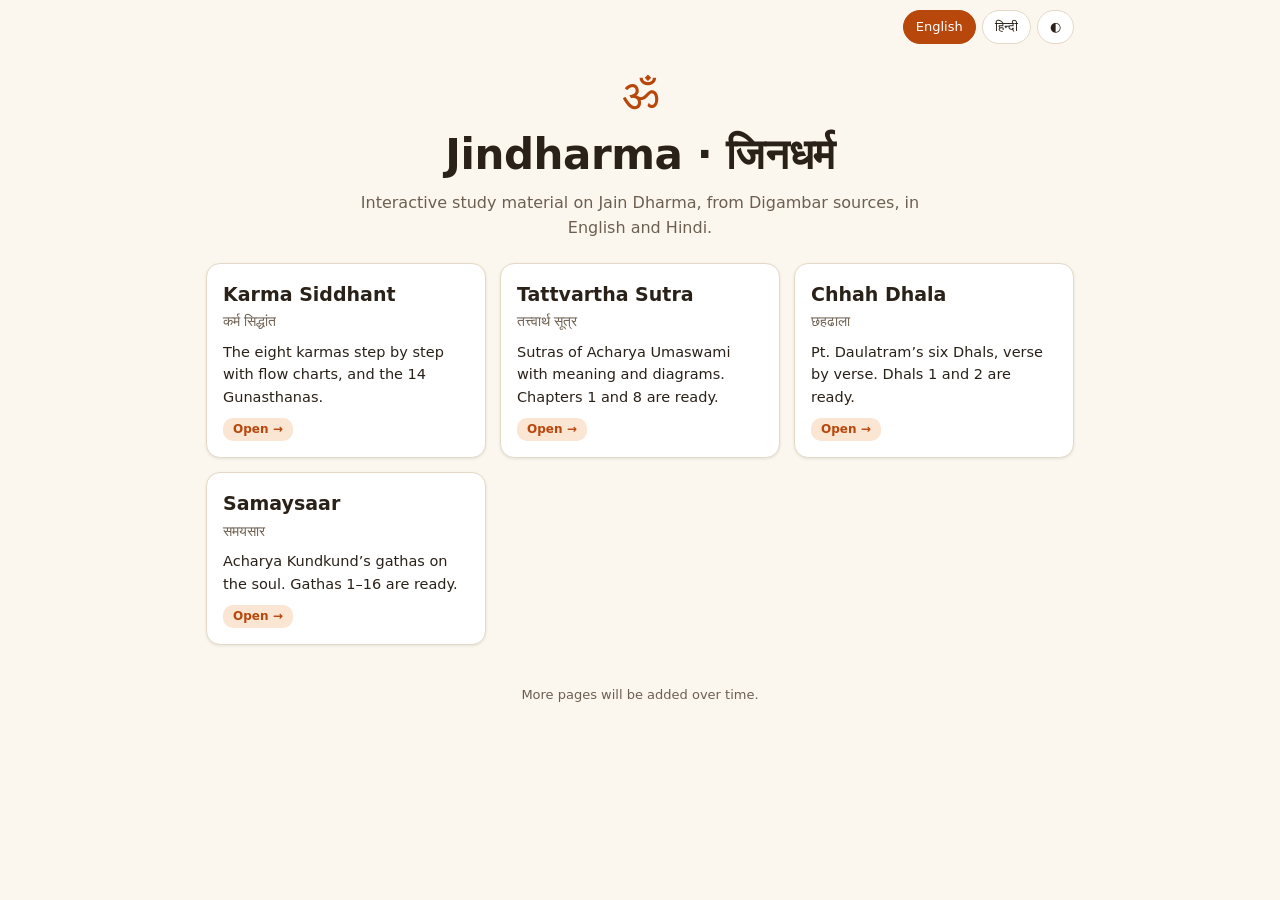
<file: index.html>
<!doctype html>
<html lang="en">
<head>
<meta charset="utf-8">
<meta name="viewport" content="width=device-width, initial-scale=1">
<title>Jindharma – जिनधर्म</title>
<meta name="description" content="Interactive study material on Jain Dharma from Digambar sources, in English and Hindi.">
<style>
:root{--bg:#fbf7ef;--surface:#fff;--ink:#2a2118;--muted:#6d5f50;--line:#e4d9c6;--accent:#b8470c;--accent-soft:#fbe5d3;--shadow:0 1px 3px rgba(60,40,10,.10)}
@media (prefers-color-scheme:dark){:root:not([data-theme="light"]){--bg:#17120d;--surface:#221b14;--ink:#f1e8da;--muted:#b3a48f;--line:#3b3024;--accent:#f08a4b;--accent-soft:#3a2415;--shadow:none}}
:root[data-theme="dark"]{--bg:#17120d;--surface:#221b14;--ink:#f1e8da;--muted:#b3a48f;--line:#3b3024;--accent:#f08a4b;--accent-soft:#3a2415;--shadow:none}
*{box-sizing:border-box}
body{margin:0;background:var(--bg);color:var(--ink);line-height:1.55;font-family:system-ui,-apple-system,"Segoe UI",Roboto,"Noto Sans Devanagari","Kohinoor Devanagari","Devanagari Sangam MN","Nirmala UI",sans-serif}
.wrap{max-width:900px;margin:0 auto;padding:0 16px 64px}
.topbar{display:flex;justify-content:flex-end;gap:6px;padding-top:10px}
.topbar button{border:1px solid var(--line);background:var(--surface);color:var(--ink);border-radius:20px;padding:6px 12px;cursor:pointer;font:inherit;font-size:13px}
.topbar button.on{background:var(--accent);color:#fff;border-color:var(--accent)}
header{text-align:center;padding:28px 0 22px}
.om{font-size:44px;color:var(--accent);line-height:1}
h1{margin:6px 0 4px;font-size:clamp(28px,6vw,42px);letter-spacing:-.01em}
header p{margin:0;color:var(--muted);max-width:560px;margin-inline:auto}
.grid{display:grid;grid-template-columns:repeat(auto-fill,minmax(260px,1fr));gap:14px}
.card{display:block;text-decoration:none;color:inherit;background:var(--surface);border:1.5px solid var(--line);border-radius:14px;padding:16px;box-shadow:var(--shadow);transition:.15s}
a.card:hover{border-color:var(--accent);transform:translateY(-2px)}
.card h2{margin:0 0 2px;font-size:19px}
.card .sub{color:var(--muted);font-size:14px;margin:0 0 8px}
.card p{margin:0;font-size:14.5px}
.tag{display:inline-block;margin-top:10px;font-size:12px;font-weight:600;border-radius:10px;padding:2px 10px;background:var(--accent-soft);color:var(--accent)}
.card.soon{opacity:.6;border-style:dashed}
.card.soon .tag{background:var(--bg);color:var(--muted);border:1px solid var(--line)}
footer{margin-top:40px;text-align:center;color:var(--muted);font-size:13px}
</style>
</head>
<body>
<div class="wrap">
  <div class="topbar"><button id="bEn">English</button><button id="bHi">हिन्दी</button><button id="bTheme" aria-label="Theme">◐</button></div>
  <header>
    <div class="om">ॐ</div>
    <h1 id="title"></h1>
    <p id="tag"></p>
  </header>
  <div class="grid" id="grid"></div>
  <footer id="foot"></footer>
</div>
<script>
/* To add a page: create a folder with index.html, then add an entry here.
   status: 'live' or 'soon' */
const TOPICS=[
 {href:'karma-siddhant/',status:'live',
  en:{t:'Karma Siddhant',s:'कर्म सिद्धांत',d:'The eight karmas step by step with flow charts, and the 14 Gunasthanas.'},
  hi:{t:'कर्म सिद्धांत',s:'Karma Siddhant',d:'आठ कर्म चरण-दर-चरण, प्रवाह चार्ट सहित, और चौदह गुणस्थान।'}},
 {href:'tattvartha-sutra/',status:'live',
  en:{t:'Tattvartha Sutra',s:'तत्त्वार्थ सूत्र',d:'Sutras of Acharya Umaswami with meaning and diagrams. Chapters 1 and 8 are ready.'},
  hi:{t:'तत्त्वार्थ सूत्र',s:'Tattvartha Sutra',d:'आचार्य उमास्वामी के सूत्र, अर्थ और चित्र सहित। अध्याय 1 और 8 तैयार हैं।'}},
 {href:'chhah-dhala/',status:'live',
  en:{t:'Chhah Dhala',s:'छहढाला',d:'Pt. Daulatram’s six Dhals, verse by verse. Dhals 1 and 2 are ready.'},
  hi:{t:'छहढाला',s:'Chhah Dhala',d:'पं. दौलतराम की छह ढालें, पद-दर-पद। पहली और दूसरी ढाल तैयार हैं।'}},
 {href:'samaysaar/',status:'live',
  en:{t:'Samaysaar',s:'समयसार',d:'Acharya Kundkund’s gathas on the soul. Gathas 1–16 are ready.'},
  hi:{t:'समयसार',s:'Samaysaar',d:'आचार्य कुन्दकुन्द की आत्मा पर गाथाएँ। गाथा 1–16 तैयार हैं।'}}
];
const UI={
 en:{title:'Jindharma · जिनधर्म',tag:'Interactive study material on Jain Dharma, from Digambar sources, in English and Hindi.',live:'Open →',soon:'Coming soon',foot:'More pages will be added over time.'},
 hi:{title:'जिनधर्म · Jindharma',tag:'जैन धर्म की इंटरैक्टिव अध्ययन सामग्री, दिगंबर आगम-आधारित, हिन्दी और अंग्रेज़ी में।',live:'खोलें →',soon:'जल्द आ रहा है',foot:'समय-समय पर और पृष्ठ जोड़े जाएँगे।'}
};
let lang='en';
try{lang=localStorage.getItem('ks_lang')||((navigator.language||'').startsWith('hi')?'hi':'en')}catch(_){}
const $=id=>document.getElementById(id);
function render(){
  const u=UI[lang];document.documentElement.lang=lang;
  $('bEn').classList.toggle('on',lang==='en');$('bHi').classList.toggle('on',lang==='hi');
  $('title').textContent=u.title;$('tag').textContent=u.tag;$('foot').textContent=u.foot;
  document.title=u.title;
  $('grid').innerHTML=TOPICS.map(p=>{
    const x=p[lang],live=p.status==='live';
    const inner=`<h2>${x.t}</h2><div class="sub">${x.s}</div><p>${x.d}</p><span class="tag">${live?u.live:u.soon}</span>`;
    return live?`<a class="card" href="${p.href}">${inner}</a>`:`<div class="card soon">${inner}</div>`;
  }).join('');
}
function setLang(l){lang=l;try{localStorage.setItem('ks_lang',l)}catch(_){}render()}
$('bEn').onclick=()=>setLang('en');$('bHi').onclick=()=>setLang('hi');
$('bTheme').onclick=()=>{const r=document.documentElement;const d=r.dataset.theme?r.dataset.theme==='dark':matchMedia('(prefers-color-scheme:dark)').matches;r.dataset.theme=d?'light':'dark'};
render();
</script>
</body>
</html>
</file>
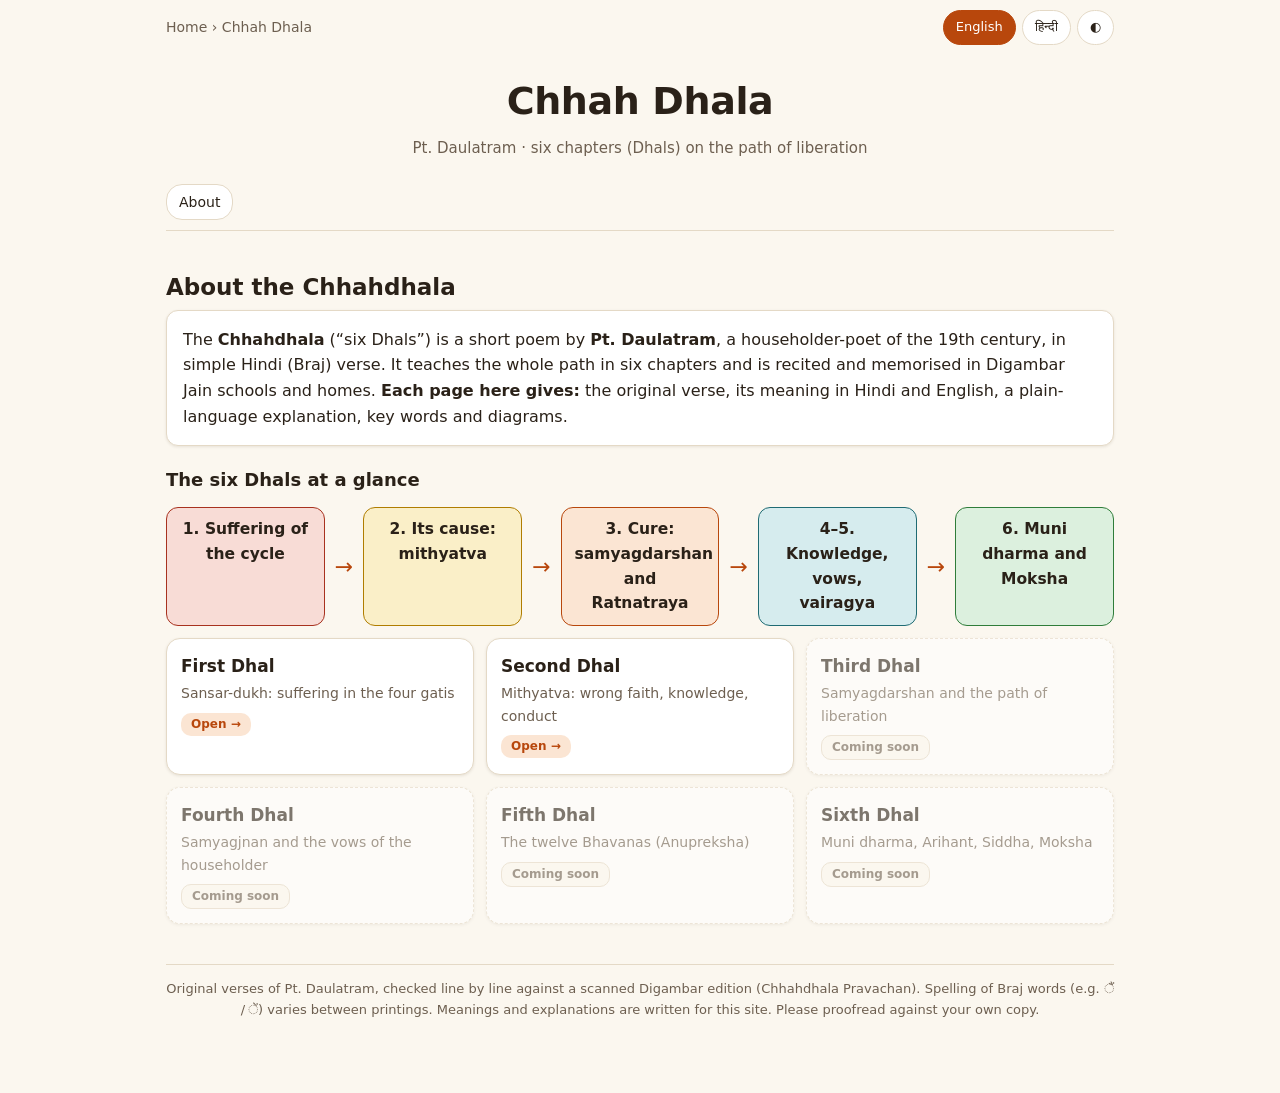
<file: chhah-dhala/index.html>
<!doctype html>
<html lang="en">
<head>
<meta charset="utf-8">
<meta name="viewport" content="width=device-width, initial-scale=1">
<title data-en="Chhah Dhala – Jindharma" data-hi="छहढाला – जिनधर्म">Chhah Dhala – Jindharma</title>
<meta name="description" content="Chhahdhala of Pt. Daulatram: original verses with Hindi and English explanation.">
<link rel="stylesheet" href="../assets/site.css">
<script src="../assets/site.js"></script>
</head>
<body>
<div class="wrap">
<div class="topbar">
  <div class="crumbs"><a href="../"><span class="en">Home</span><span class="hi">मुख पृष्ठ</span></a> <span>›</span> <a href="../chhah-dhala/"><span class="en">Chhah Dhala</span><span class="hi">छहढाला</span></a></div>
  <div class="tools"><button data-l="en">English</button><button data-l="hi">हिन्दी</button><button id="bTheme" aria-label="Theme">◐</button></div>
</div>
<header class="page"><h1><span class="en">Chhah Dhala</span><span class="hi">छहढाला</span></h1><p class="by"><span class="en">Pt. Daulatram · six chapters (Dhals) on the path of liberation</span><span class="hi">पं. दौलतराम · मोक्षमार्ग पर छह ढालें</span></p></header>
<nav class="toc"><a href="#about"><span class="en">About</span><span class="hi">परिचय</span></a></nav>

<section id="about"><h2><span class="en">About the Chhahdhala</span><span class="hi">छहढाला परिचय</span></h2><div class="card"><div class="en">The <b>Chhahdhala</b> (“six Dhals”) is a short poem by <b>Pt. Daulatram</b>, a householder-poet of the 19th century, in simple Hindi (Braj) verse. It teaches the whole path in six chapters and is recited and memorised in Digambar Jain schools and homes. <b>Each page here gives:</b> the original verse, its meaning in Hindi and English, a plain-language explanation, key words and diagrams.</div><div class="hi"><b>छहढाला</b> (“छह ढालें”) 19वीं शताब्दी के गृहस्थ-कवि <b>पं. दौलतराम</b> की सरल हिन्दी (ब्रज) में रचित लघु काव्य-कृति है। यह छह अध्यायों में पूरा मार्ग सिखाती है और दिगंबर जैन पाठशालाओं तथा घरों में पढ़ी और कंठस्थ की जाती है। <b>यहाँ हर पृष्ठ पर:</b> मूल पद, हिन्दी और अंग्रेज़ी अर्थ, सरल व्याख्या, शब्दार्थ और चित्र।</div></div><h3><span class="en">The six Dhals at a glance</span><span class="hi">छह ढाल एक नज़र में</span></h3><div class="flow"><div class="fbox red"><b><span class="en">1. Suffering of the cycle</span><span class="hi">१. संसार का दुःख</span></b></div><div class="farrow rd"></div><div class="fbox gold"><b><span class="en">2. Its cause: mithyatva</span><span class="hi">२. कारण: मिथ्यात्व</span></b></div><div class="farrow rd"></div><div class="fbox acc"><b><span class="en">3. Cure: samyagdarshan and Ratnatraya</span><span class="hi">३. उपाय: सम्यग्दर्शन, रत्नत्रय</span></b></div><div class="farrow rd"></div><div class="fbox teal"><b><span class="en">4–5. Knowledge, vows, vairagya</span><span class="hi">४–५. ज्ञान, व्रत, वैराग्य</span></b></div><div class="farrow rd"></div><div class="fbox green"><b><span class="en">6. Muni dharma and Moksha</span><span class="hi">६. मुनि धर्म और मोक्ष</span></b></div></div><div class="hub"><a class="tile" href="dhal-1.html"><h3><span class="en">First Dhal</span><span class="hi">पहली ढाल</span></h3><p><span class="en">Sansar-dukh: suffering in the four gatis</span><span class="hi">संसार के दुःख: चारों गतियों में</span></p><span class="tag"><span class="en">Open →</span><span class="hi">खोलें →</span></span></a><a class="tile" href="dhal-2.html"><h3><span class="en">Second Dhal</span><span class="hi">दूसरी ढाल</span></h3><p><span class="en">Mithyatva: wrong faith, knowledge, conduct</span><span class="hi">मिथ्यात्व: मिथ्या श्रद्धा, ज्ञान, चारित्र</span></p><span class="tag"><span class="en">Open →</span><span class="hi">खोलें →</span></span></a><div class="tile soon"><h3><span class="en">Third Dhal</span><span class="hi">तीसरी ढाल</span></h3><p><span class="en">Samyagdarshan and the path of liberation</span><span class="hi">सम्यग्दर्शन और मोक्षमार्ग</span></p><span class="tag"><span class="en">Coming soon</span><span class="hi">जल्द आ रहा है</span></span></div><div class="tile soon"><h3><span class="en">Fourth Dhal</span><span class="hi">चौथी ढाल</span></h3><p><span class="en">Samyagjnan and the vows of the householder</span><span class="hi">सम्यग्ज्ञान और श्रावक के व्रत</span></p><span class="tag"><span class="en">Coming soon</span><span class="hi">जल्द आ रहा है</span></span></div><div class="tile soon"><h3><span class="en">Fifth Dhal</span><span class="hi">पाँचवीं ढाल</span></h3><p><span class="en">The twelve Bhavanas (Anupreksha)</span><span class="hi">बारह भावना (अनुप्रेक्षा)</span></p><span class="tag"><span class="en">Coming soon</span><span class="hi">जल्द आ रहा है</span></span></div><div class="tile soon"><h3><span class="en">Sixth Dhal</span><span class="hi">छठी ढाल</span></h3><p><span class="en">Muni dharma, Arihant, Siddha, Moksha</span><span class="hi">मुनि धर्म, अरिहंत, सिद्ध, मोक्ष</span></p><span class="tag"><span class="en">Coming soon</span><span class="hi">जल्द आ रहा है</span></span></div></div></section>

<footer class="page"><span class="en">Original verses of Pt. Daulatram, checked line by line against a scanned Digambar edition (Chhahdhala Pravachan). Spelling of Braj words (e.g. ैं / ें) varies between printings. Meanings and explanations are written for this site. Please proofread against your own copy.</span><span class="hi">पं. दौलतराम जी के मूल पद, एक स्कैन किए गए दिगंबर संस्करण (छहढाला प्रवचन) से पंक्ति-दर-पंक्ति मिलान किए गए हैं। ब्रज शब्दों की वर्तनी (जैसे ैं / ें) छपाइयों में भिन्न मिलती है। अर्थ और व्याख्या इस साइट के लिए लिखी गई हैं। कृपया अपने ग्रंथ से मिलान कर लें।</span></footer>
</div>
</body>
</html>
</file>
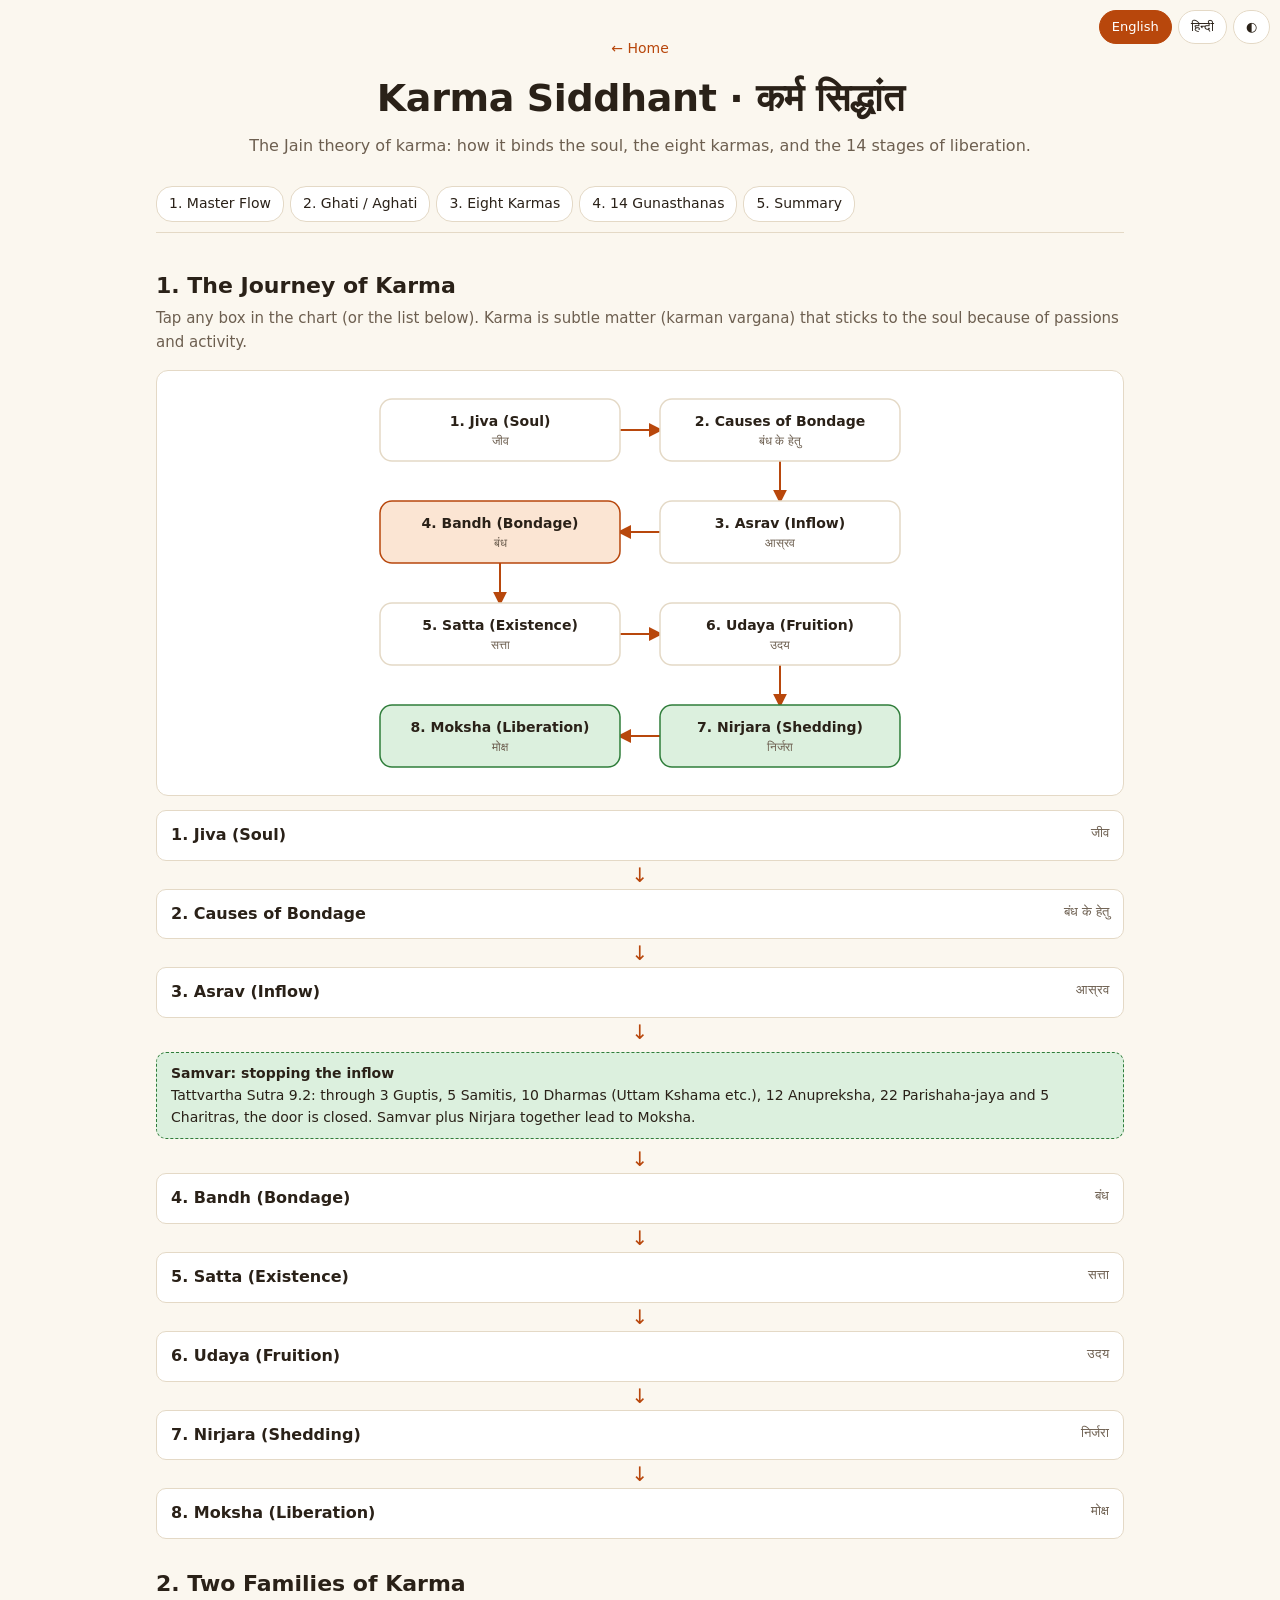
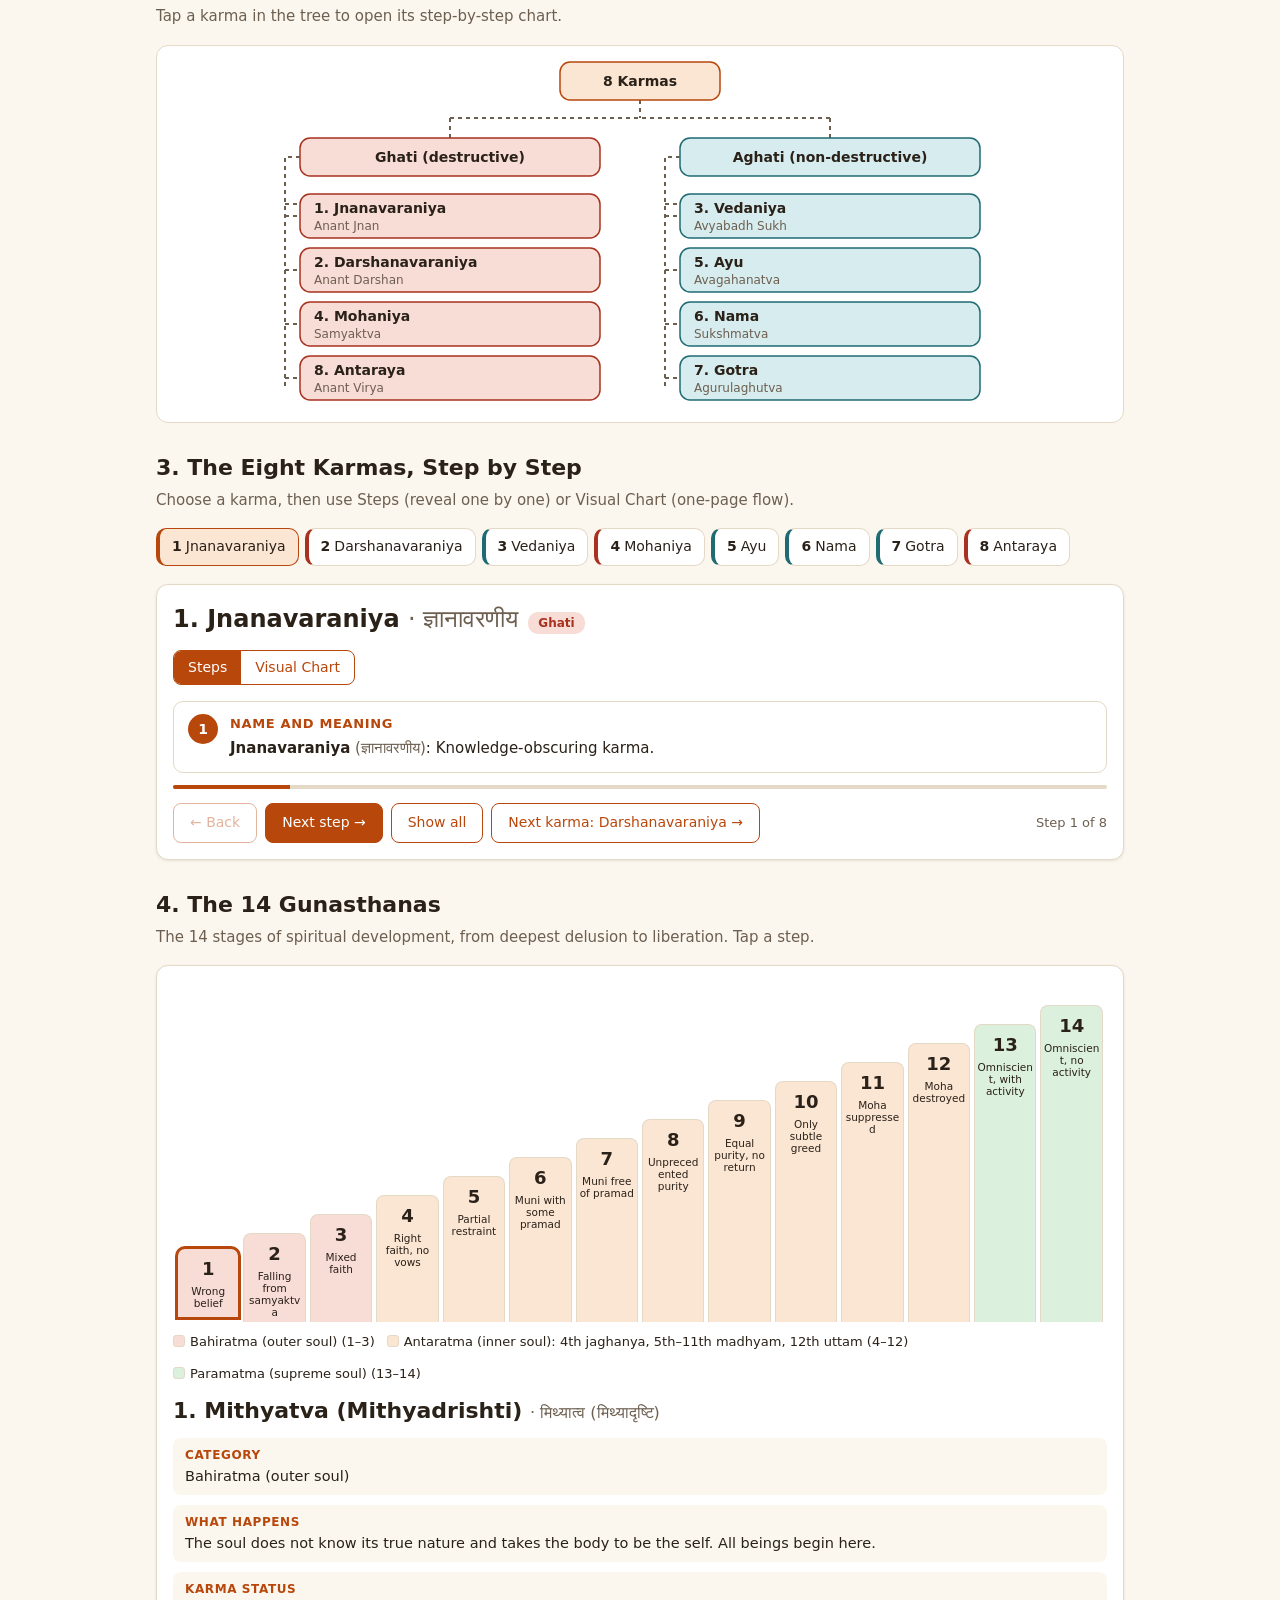
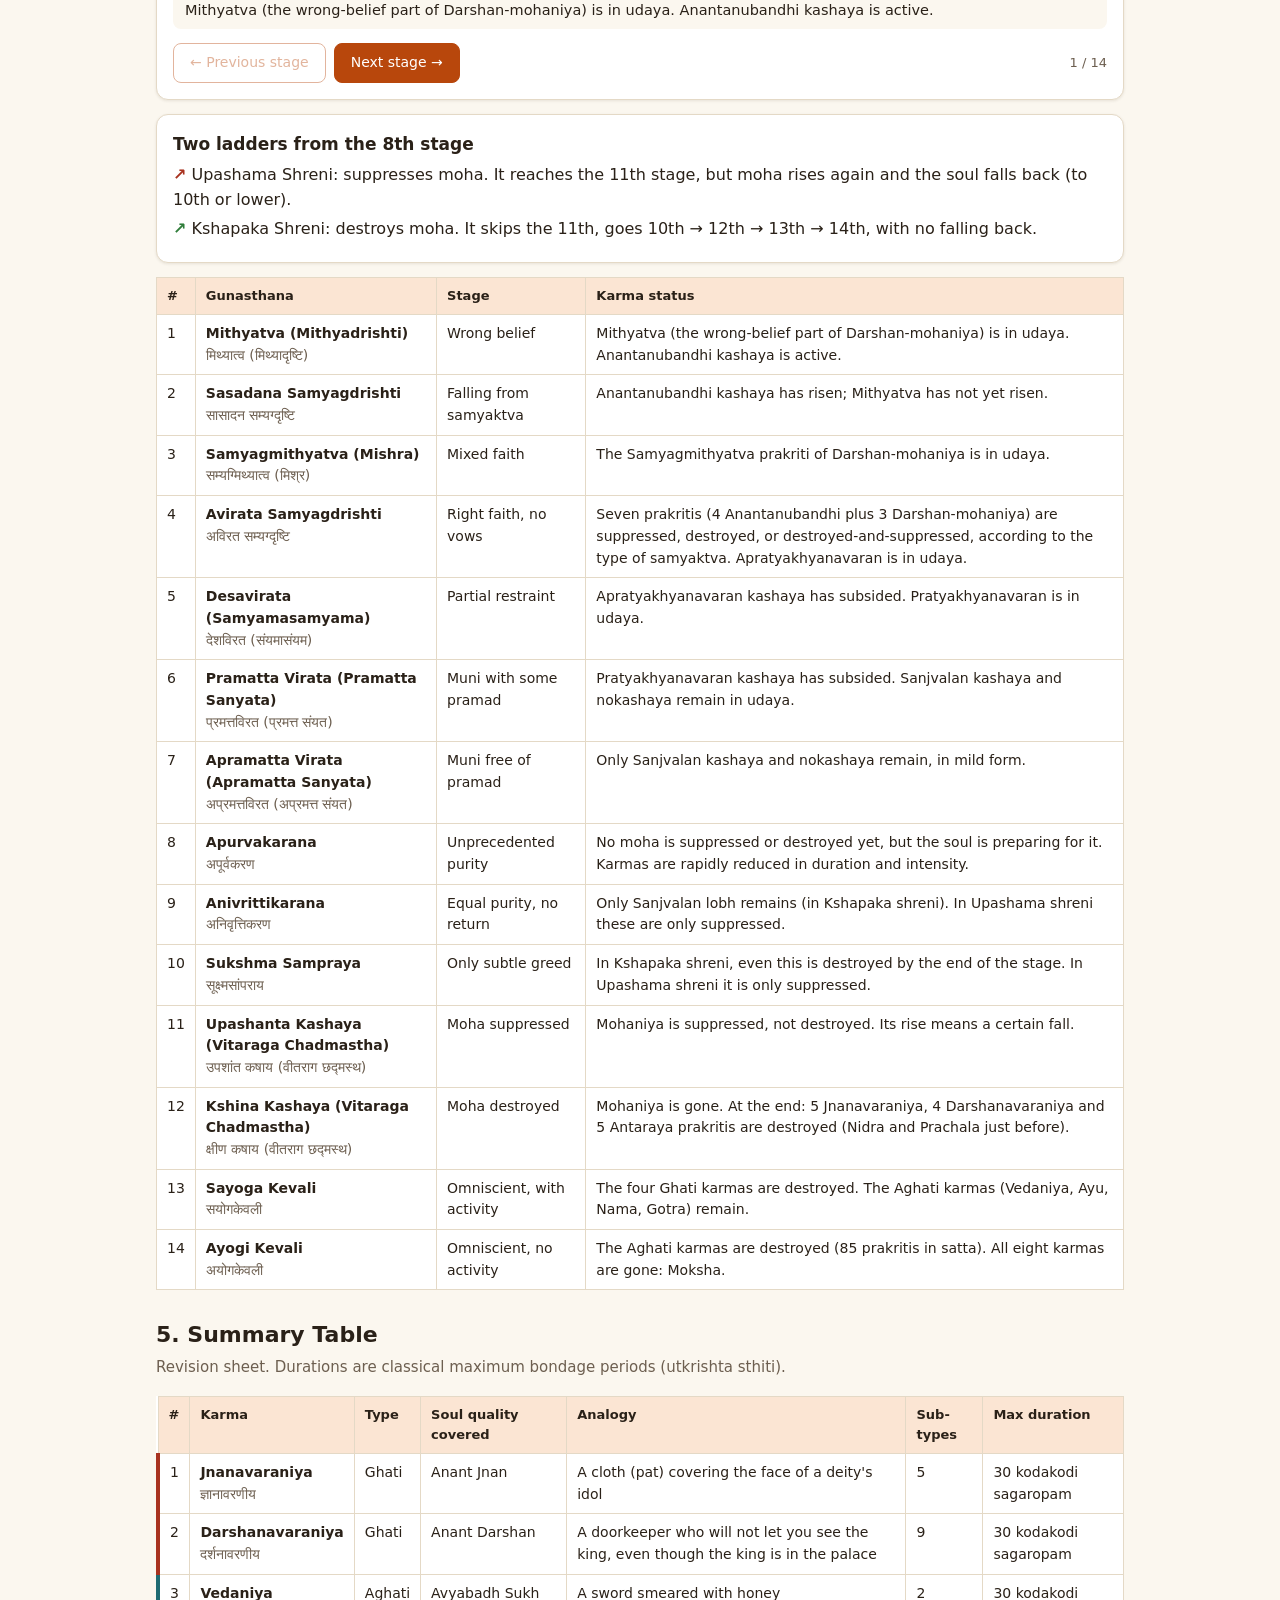
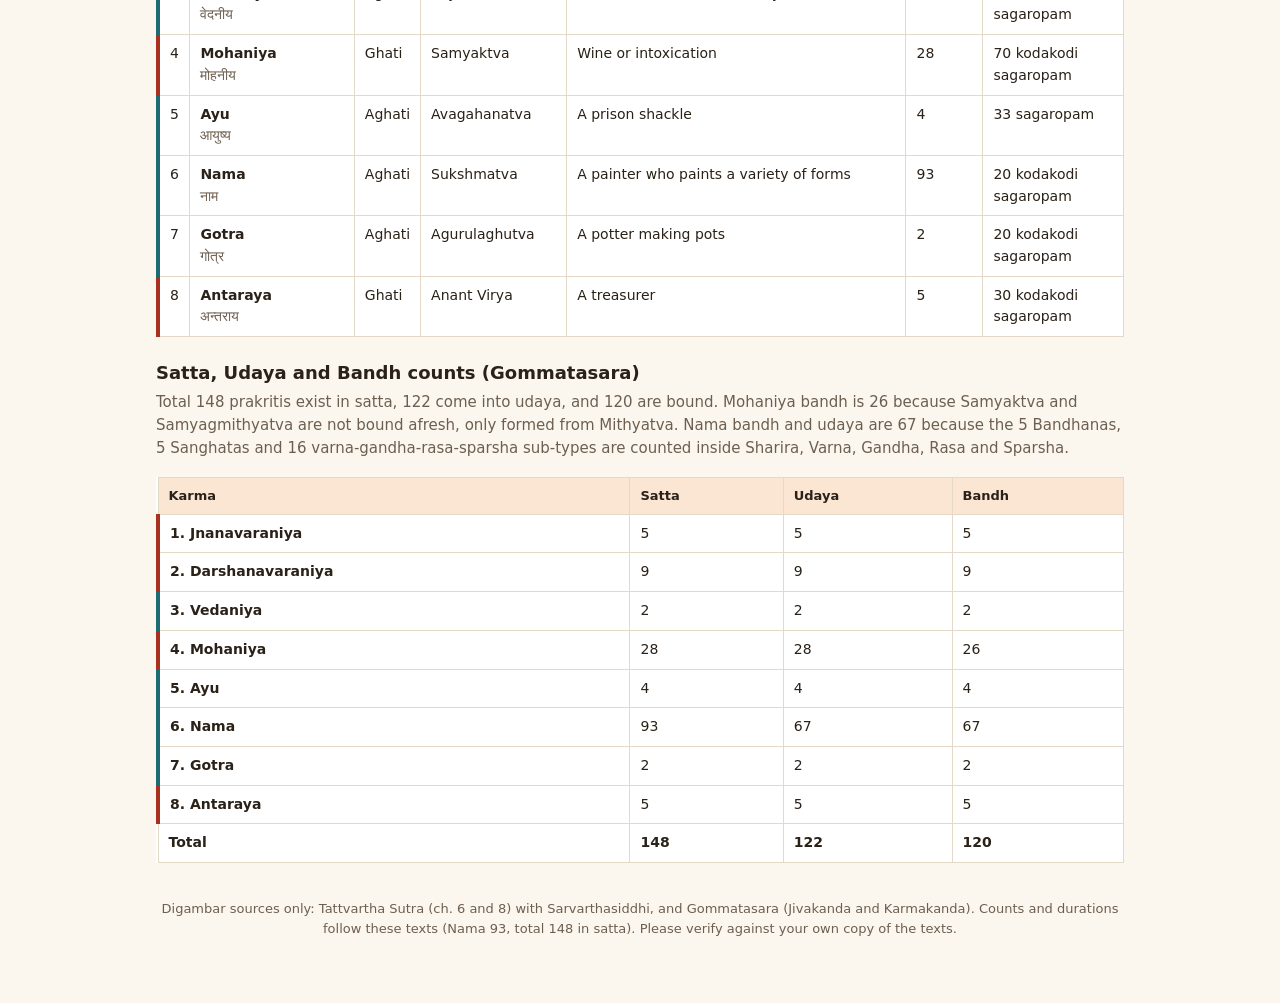
<file: karma-siddhant/index.html>
<!doctype html>
<html lang="en">
<head>
<meta charset="utf-8">
<meta name="viewport" content="width=device-width, initial-scale=1">
<title>Karma Siddhant – कर्म सिद्धांत</title>
<style>
:root{
  --bg:#fbf7ef; --surface:#ffffff; --ink:#2a2118; --muted:#6d5f50; --line:#e4d9c6;
  --accent:#b8470c; --accent-soft:#fbe5d3;
  --ghati:#a8321f; --ghati-soft:#f8dcd6;
  --aghati:#1f6b73; --aghati-soft:#d6ecee;
  --good:#2f7d3a; --good-soft:#dcf0de;
  --gold:#e0a21b; --shadow:0 1px 3px rgba(60,40,10,.10);
}
@media (prefers-color-scheme:dark){
  :root:not([data-theme="light"]){
    --bg:#17120d; --surface:#221b14; --ink:#f1e8da; --muted:#b3a48f; --line:#3b3024;
    --accent:#f08a4b; --accent-soft:#3a2415;
    --ghati:#f08273; --ghati-soft:#3d1e19;
    --aghati:#6fc7d0; --aghati-soft:#143034;
    --good:#7fd08a; --good-soft:#1b3320; --gold:#f2bd47; --shadow:none;
  }
}
:root[data-theme="dark"]{
  --bg:#17120d; --surface:#221b14; --ink:#f1e8da; --muted:#b3a48f; --line:#3b3024;
  --accent:#f08a4b; --accent-soft:#3a2415;
  --ghati:#f08273; --ghati-soft:#3d1e19;
  --aghati:#6fc7d0; --aghati-soft:#143034;
  --good:#7fd08a; --good-soft:#1b3320; --gold:#f2bd47; --shadow:none;
}
*{box-sizing:border-box}
body{margin:0;background:var(--bg);color:var(--ink);line-height:1.55;
  font-family:system-ui,-apple-system,"Segoe UI",Roboto,"Noto Sans Devanagari","Kohinoor Devanagari","Devanagari Sangam MN","Nirmala UI",sans-serif}
.wrap{max-width:1000px;margin:0 auto;padding:0 16px 64px}
header{padding:36px 0 18px;text-align:center}
header h1{margin:0;font-size:clamp(26px,5vw,38px);letter-spacing:-.01em}
header p{margin:6px 0 0;color:var(--muted)}
.topbar{position:absolute;top:10px;right:10px;display:flex;gap:6px;z-index:20}
.topbar button{border:1px solid var(--line);background:var(--surface);color:var(--ink);border-radius:20px;padding:6px 12px;cursor:pointer;font:inherit;font-size:13px}
.topbar button.on{background:var(--accent);color:#fff;border-color:var(--accent)}
nav{position:sticky;top:0;background:var(--bg);z-index:5;display:flex;gap:6px;overflow-x:auto;padding:10px 0;border-bottom:1px solid var(--line);margin-bottom:8px}
nav a{white-space:nowrap;text-decoration:none;color:var(--ink);padding:6px 12px;border-radius:16px;font-size:14px;border:1px solid var(--line);background:var(--surface)}
nav a:hover{border-color:var(--accent);color:var(--accent)}
section{padding-top:28px;scroll-margin-top:56px}
h2{font-size:22px;margin:0 0 4px}
.sub{color:var(--muted);margin:0 0 16px;font-size:15px}
.card{background:var(--surface);border:1px solid var(--line);border-radius:12px;padding:16px;box-shadow:var(--shadow)}
.svgwrap{overflow-x:auto;background:var(--surface);border:1px solid var(--line);border-radius:12px;padding:8px}
.svgwrap svg{display:block;margin:0 auto;max-width:100%;height:auto}

/* svg theming */
.sn{fill:var(--surface);stroke:var(--line);stroke-width:1.5;cursor:pointer;transition:.15s}
.sn:hover{stroke:var(--accent)}
.sn.acc{fill:var(--accent-soft);stroke:var(--accent)}
.sn.g{fill:var(--ghati-soft);stroke:var(--ghati)}
.sn.a{fill:var(--aghati-soft);stroke:var(--aghati)}
.sn.ok{fill:var(--good-soft);stroke:var(--good)}
.st{fill:var(--ink);font-size:14px;font-weight:600;pointer-events:none}
.st2{fill:var(--muted);font-size:12px;pointer-events:none}
.sl{stroke:var(--accent);stroke-width:2;fill:none}
.sl.m{stroke:var(--muted);stroke-dasharray:4 4}
.sarrowhead{fill:var(--accent)}

/* master list */
.flow{display:flex;flex-direction:column;margin-top:14px}
.node{border:1.5px solid var(--line);background:var(--surface);border-radius:10px;padding:12px 14px;cursor:pointer;transition:.15s;scroll-margin-top:60px}
.node:hover{border-color:var(--accent)}
.node.open{border-color:var(--accent);background:var(--accent-soft)}
.node h3{margin:0;font-size:16px;display:flex;justify-content:space-between;gap:8px}
.node h3 small{font-weight:400;color:var(--muted)}
.node .more{display:none;margin-top:8px;font-size:14px}
.node.open .more{display:block}
.arrow{align-self:center;color:var(--accent);font-size:20px;line-height:1;padding:4px 0}
.gate{border:1.5px dashed var(--good);background:var(--good-soft);border-radius:10px;padding:10px 14px;font-size:14px;margin:6px 0}
.chips{display:flex;flex-wrap:wrap;gap:6px;margin-top:8px}
.chip{font-size:12.5px;border:1px solid var(--line);border-radius:12px;padding:2px 10px;background:var(--bg)}

/* explorer */
.tabs{display:flex;gap:6px;overflow-x:auto;padding-bottom:6px;margin-bottom:12px}
.tab{white-space:nowrap;border:1.5px solid var(--line);background:var(--surface);color:var(--ink);border-radius:10px;padding:7px 12px;cursor:pointer;font:inherit;font-size:14px}
.tab .n{font-weight:600;margin-right:4px}
.tab.g{border-left:4px solid var(--ghati)} .tab.a{border-left:4px solid var(--aghati)}
.tab.on{background:var(--accent-soft);border-color:var(--accent)}
.khead{display:flex;flex-wrap:wrap;align-items:baseline;gap:10px;margin-bottom:4px}
.khead h3{margin:0;font-size:24px}
.badge{font-size:12px;border-radius:10px;padding:2px 10px;font-weight:600}
.badge.g{background:var(--ghati-soft);color:var(--ghati)} .badge.a{background:var(--aghati-soft);color:var(--aghati)}
.seg{display:inline-flex;border:1.5px solid var(--accent);border-radius:8px;overflow:hidden;margin:8px 0}
.seg button{border:0;background:transparent;color:var(--accent);padding:6px 14px;cursor:pointer;font:inherit;font-size:14px}
.seg button.on{background:var(--accent);color:#fff}
.steps{display:flex;flex-direction:column;margin-top:8px}
.step{display:none;gap:12px;border:1.5px solid var(--line);border-radius:10px;background:var(--surface);padding:12px 14px;animation:in .25s ease}
.step.show{display:flex}
@keyframes in{from{opacity:0;transform:translateY(-6px)}to{opacity:1;transform:none}}
.snum{flex:none;width:30px;height:30px;border-radius:50%;background:var(--accent);color:#fff;display:grid;place-items:center;font-weight:600;font-size:14px}
.step h4{margin:0 0 2px;font-size:13px;text-transform:uppercase;letter-spacing:.05em;color:var(--accent)}
.step .body{font-size:15px}
ul{margin:4px 0 0;padding-left:18px} li{margin:2px 0}
.sarrow{display:none;align-self:center;color:var(--accent);font-size:18px;line-height:1.1}
.sarrow.show{display:block}
.ctrl{display:flex;gap:8px;margin-top:14px;flex-wrap:wrap;align-items:center}
.btn{border:1.5px solid var(--accent);background:var(--accent);color:#fff;border-radius:8px;padding:8px 16px;cursor:pointer;font:inherit;font-size:14px;font-weight:500}
.btn.ghost{background:transparent;color:var(--accent)}
.btn:disabled{opacity:.4;cursor:default}
.prog{margin-left:auto;font-size:13px;color:var(--muted)}
.bar{height:4px;background:var(--line);border-radius:2px;margin-top:12px;overflow:hidden}
.bar i{display:block;height:100%;background:var(--accent);width:0;transition:width .25s}
.pair{display:grid;grid-template-columns:1fr 1fr;gap:10px;margin-top:6px}
.pair div{border-radius:8px;padding:8px 10px;font-size:14px}
.pair .p{background:var(--good-soft)} .pair .n{background:var(--ghati-soft)}
.pair b{display:block;font-size:12px;text-transform:uppercase;letter-spacing:.04em}

/* visual per-karma flow */
.vf{display:flex;flex-direction:column;align-items:stretch;margin-top:8px}
.vn{border:1.5px solid var(--line);border-radius:12px;padding:10px 14px;background:var(--surface);font-size:14.5px}
.vn h5{margin:0 0 4px;font-size:12px;text-transform:uppercase;letter-spacing:.05em;color:var(--accent)}
.vn.cause{background:var(--ghati-soft);border-color:var(--ghati)}
.vn.main{background:var(--accent-soft);border-color:var(--accent);text-align:center;font-size:17px}
.vn.res{background:var(--aghati-soft);border-color:var(--aghati)}
.vn.shed{background:var(--good-soft);border-color:var(--good)}
.varrow{align-self:center;color:var(--accent);font-size:22px;line-height:1;padding:3px 0}
.vmid{display:grid;grid-template-columns:220px 1fr;gap:12px;align-items:center}
.veilbox{text-align:center}
.veilbox svg{width:100%;max-width:220px;height:auto}
.veil{transition:opacity .9s ease}
.veilbox.off .veil{opacity:0}
.vchips{display:flex;flex-wrap:wrap;gap:6px}
.vchips span{border:1px solid var(--accent);background:var(--surface);border-radius:8px;padding:4px 10px;font-size:13.5px}

/* gunasthana */
.stair{display:flex;align-items:flex-end;gap:4px;height:340px;padding:8px 4px 0}
.stair button{flex:1;min-width:0;border:1.5px solid var(--line);border-bottom:0;border-radius:8px 8px 0 0;cursor:pointer;color:var(--ink);font:inherit;padding:6px 2px;display:flex;flex-direction:column;align-items:center;justify-content:flex-start;transition:.15s}
.stair button b{font-size:18px}
.stair button span{font-size:10.5px;line-height:1.15;margin-top:2px;overflow:hidden;max-width:100%;word-break:break-word;text-align:center}
.stair button.b1{background:var(--ghati-soft)} .stair button.b2{background:var(--accent-soft)} .stair button.b3{background:var(--good-soft)}
.stair button.on{outline:3px solid var(--accent);outline-offset:-1px;transform:translateY(-4px)}
.stairwrap{overflow-x:auto}
.stair{min-width:640px}
.legend{display:flex;flex-wrap:wrap;gap:12px;font-size:13px;margin:10px 0}
.legend i{display:inline-block;width:12px;height:12px;border-radius:3px;margin-right:5px;vertical-align:-1px;border:1px solid var(--line)}
.gdetail h3{margin:0 0 4px;font-size:22px}
.gdetail .row{margin-top:10px;padding:8px 12px;border-radius:8px;background:var(--bg);font-size:14.5px}
.gdetail .row b{display:block;font-size:12px;text-transform:uppercase;letter-spacing:.05em;color:var(--accent)}
.shreni{margin-top:14px}

/* table */
.tw{overflow-x:auto}
table{border-collapse:collapse;width:100%;min-width:760px;font-size:14px;background:var(--surface)}
th,td{border:1px solid var(--line);padding:8px 10px;text-align:left;vertical-align:top}
th{background:var(--accent-soft);font-size:13px}
td.g{border-left:4px solid var(--ghati)} td.a{border-left:4px solid var(--aghati)}
footer{margin-top:36px;color:var(--muted);font-size:13px;text-align:center}

@media(max-width:640px){
  .pair{grid-template-columns:1fr}
  .vmid{grid-template-columns:1fr}
  .topbar{top:6px;right:6px}
  header{padding-top:48px}
}
@media print{.topbar,nav,.ctrl{display:none}.step{display:flex!important}}
</style>
</head>
<body>
<div class="topbar">
  <button id="bEn">English</button>
  <button id="bHi">हिन्दी</button>
  <button id="bTheme" aria-label="Theme">◐</button>
</div>
<div class="wrap">
<header>
  <p style="margin:0 0 8px"><a href="../" id="homelink" style="color:var(--accent);text-decoration:none;font-size:14px"></a></p>
  <h1 id="title"></h1>
  <p id="tag"></p>
</header>
<nav id="nav"></nav>

<section id="flow"><h2 id="h1"></h2><p class="sub" id="s1"></p>
  <div class="svgwrap" id="masterSvg"></div>
  <div id="bandhchips"></div>
  <div class="flow" id="masterflow"></div></section>

<section id="tree"><h2 id="h2"></h2><p class="sub" id="s2"></p>
  <div class="svgwrap" id="treeSvg"></div></section>

<section id="eight"><h2 id="h3"></h2><p class="sub" id="s3"></p>
  <div class="tabs" id="tabs"></div>
  <div class="card" id="panel"></div></section>

<section id="guna"><h2 id="h4"></h2><p class="sub" id="s4"></p>
  <div class="card">
    <div class="stairwrap"><div class="stair" id="stair"></div></div>
    <div class="legend" id="legend"></div>
    <div class="gdetail" id="gdetail"></div>
    <div class="ctrl"><button class="btn ghost" id="gprev"></button><button class="btn" id="gnext"></button><span class="prog" id="gprog"></span></div>
  </div>
  <div class="shreni card" id="shreni" style="margin-top:14px"></div>
  <div class="tw" style="margin-top:14px"><table id="gtbl"></table></div>
</section>

<section id="table"><h2 id="h5"></h2><p class="sub" id="s5"></p>
  <div class="tw"><table id="tbl"></table></div>
  <h3 id="h6" style="margin:22px 0 4px;font-size:18px"></h3><p class="sub" id="s6"></p>
  <div class="tw"><table id="tbl2"></table></div></section>

<footer id="foot"></footer>
</div>

<script>
/* ---------- helpers ---------- */
const L=(e,h)=>({e,h});
let lang='en';
try{lang=localStorage.getItem('ks_lang')||((navigator.language||'').startsWith('hi')?'hi':'en')}catch(_){}
const T=o=>o==null?'':(typeof o==='string'?o:(lang==='hi'?o.h:o.e));
const TL=o=>lang==='hi'?o.h:o.e; // for {e:[],h:[]}
const esc=s=>String(s).replace(/&/g,'&amp;').replace(/</g,'&lt;');
const ulist=a=>`<ul>${a.map(x=>`<li>${x}</li>`).join('')}</ul>`;

/* ---------- UI strings ---------- */
const UI={
 title:L('Karma Siddhant · कर्म सिद्धांत','कर्म सिद्धांत · Karma Siddhant'),
 tag:L('The Jain theory of karma: how it binds the soul, the eight karmas, and the 14 stages of liberation.','जैन कर्म सिद्धांत: कर्म आत्मा को कैसे बाँधते हैं, आठ कर्म, और मुक्ति के चौदह सोपान।'),
 nav:[L('1. Master Flow','१. कर्म-प्रवाह'),L('2. Ghati / Aghati','२. घाती / अघाती'),L('3. Eight Karmas','३. आठ कर्म'),L('4. 14 Gunasthanas','४. चौदह गुणस्थान'),L('5. Summary','५. सार तालिका')],
 h1:L('1. The Journey of Karma','१. कर्म की यात्रा'),
 s1:L('Tap any box in the chart (or the list below). Karma is subtle matter (karman vargana) that sticks to the soul because of passions and activity.','चार्ट के किसी भी बॉक्स (या नीचे की सूची) को दबाएँ। कर्म सूक्ष्म पुद्गल (कार्मण वर्गणा) है जो कषाय और योग के कारण आत्मा से चिपकता है।'),
 h2:L('2. Two Families of Karma','२. कर्म के दो वर्ग'),
 s2:L('Tap a karma in the tree to open its step-by-step chart.','वृक्ष में किसी कर्म को दबाएँ, उसका चरण-दर-चरण चार्ट खुलेगा।'),
 h3:L('3. The Eight Karmas, Step by Step','३. आठ कर्म, चरण-दर-चरण'),
 s3:L('Choose a karma, then use Steps (reveal one by one) or Visual Chart (one-page flow).','कर्म चुनें, फिर चरण (एक-एक करके) या दृश्य चार्ट (एक पृष्ठ का प्रवाह) चुनें।'),
 h4:L('4. The 14 Gunasthanas','४. चौदह गुणस्थान'),
 s4:L('The 14 stages of spiritual development, from deepest delusion to liberation. Tap a step.','आध्यात्मिक विकास के चौदह सोपान: गहरे मोह से मोक्ष तक। किसी सीढ़ी को दबाएँ।'),
 h6:L('Satta, Udaya and Bandh counts (Gommatasara)','सत्ता, उदय और बंध की संख्या (गोम्मटसार)'),
 s6:L('Total 148 prakritis exist in satta, 122 come into udaya, and 120 are bound. Mohaniya bandh is 26 because Samyaktva and Samyagmithyatva are not bound afresh, only formed from Mithyatva. Nama bandh and udaya are 67 because the 5 Bandhanas, 5 Sanghatas and 16 varna-gandha-rasa-sparsha sub-types are counted inside Sharira, Varna, Gandha, Rasa and Sparsha.','सत्ता में कुल 148 प्रकृतियाँ हैं, उदय में 122 और बंध में 120। मोहनीय का बंध 26 है क्योंकि सम्यक्त्व और सम्यग्मिथ्यात्व का नया बंध नहीं होता, वे मिथ्यात्व से बनते हैं। नाम कर्म का बंध और उदय 67 है क्योंकि 5 बंधन, 5 संघात और स्पर्श-रस-गंध-वर्ण के 16 भेद शरीर और वर्णादि में गिन लिए जाते हैं।'),
 tbl2:[L('Karma','कर्म'),L('Satta','सत्ता'),L('Udaya','उदय'),L('Bandh','बंध')],
 h5:L('5. Summary Table','५. सार तालिका'),
 s5:L('Revision sheet. Durations are classical maximum bondage periods (utkrishta sthiti).','पुनरावृत्ति हेतु। अवधि शास्त्रीय उत्कृष्ट स्थिति (अधिकतम बंध काल) है।'),
 foot:L('Digambar sources only: Tattvartha Sutra (ch. 6 and 8) with Sarvarthasiddhi, and Gommatasara (Jivakanda and Karmakanda). Counts and durations follow these texts (Nama 93, total 148 in satta). Please verify against your own copy of the texts.','केवल दिगंबर आगम-आधारित: तत्त्वार्थ सूत्र (अध्याय 6 और 8) सर्वार्थसिद्धि सहित, और गोम्मटसार (जीवकांड व कर्मकांड)। संख्या और स्थिति इन्हीं ग्रंथों के अनुसार हैं (नाम कर्म 93, सत्ता में कुल 148)। कृपया अपने ग्रंथ से मिलान कर लें।'),
 ghati:L('Ghati','घाती'), aghati:L('Aghati','अघाती'),
 ghatiLong:L('Ghati (destructive)','घाती (आत्म-गुण घातक)'), aghatiLong:L('Aghati (non-destructive)','अघाती (गुण-अघातक)'),
 ghatiD:L('They directly cover or damage the soul\'s own qualities.','ये आत्मा के मूल गुणों को सीधे ढकते या बिगाड़ते हैं।'),
 aghatiD:L('They decide the body and circumstances of this life. They fall away after the Ghati karmas are destroyed.','ये इस जीवन का शरीर और परिस्थितियाँ तय करते हैं। घाती कर्मों के क्षय के बाद ये झड़ते हैं।'),
 root:L('8 Karmas','आठ कर्म'),
 modeSteps:L('Steps','चरण'), modeVis:L('Visual Chart','दृश्य चार्ट'),
 back:L('← Back','← पीछे'), next:L('Next step →','अगला चरण →'), all:L('Show all','सब दिखाएँ'),
 nextK:L('Next karma: ','अगला कर्म: '), toSum:L('Go to summary ↓','सार तालिका ↓'),
 step:L('Step','चरण'), of:L('of','/'),
 stepNames:[L('Name and meaning','नाम और अर्थ'),L('Soul quality it covers','आत्मा का कौन-सा गुण ढकता है'),L('Classic analogy','शास्त्रीय उपमा'),L('Sub-types','उत्तर प्रकृतियाँ'),L('Causes of bondage (Asrav)','बंध के कारण (आस्रव)'),L('Duration of bondage (Sthiti)','बंध की अवधि (स्थिति)'),L('Result when it ripens (Udaya)','उदय में फल'),L('How to shed it (Nirjara)','क्षय का उपाय (निर्जरा)')],
 maxL:L('Maximum','उत्कृष्ट'), minL:L('Minimum','जघन्य'),
 good:L('Binds the good type','शुभ प्रकृति का बंध'), bad:L('Binds the bad type','अशुभ प्रकृति का बंध'),
 vCause:L('Causes (Asrav)','कारण (आस्रव)'), vBound:L('Karma bound (Bandh)','बँधा कर्म (बंध)'),
 vCovers:L('Covers the soul quality','आत्मा का गुण जो ढकता है'), vTypes:L('Sub-types','उत्तर प्रकृतियाँ'),
 vRes:L('Result (Udaya)','फल (उदय)'), vShed:L('Shedding (Nirjara)','क्षय (निर्जरा)'), vFree:L('Quality fully restored','गुण पूर्ण प्रकट'),
 shedBtn:L('Shed the karma (Nirjara)','कर्म का क्षय करें (निर्जरा)'), coverBtn:L('Cover again','फिर से आवरण'),
 veilLabel:L('Karma veil','कर्म-आवरण'),
 tblK:[L('#','#'),L('Karma','कर्म'),L('Type','वर्ग'),L('Soul quality covered','ढका गुण'),L('Analogy','उपमा'),L('Sub-types','उत्तर प्रकृति'),L('Max duration','उत्कृष्ट स्थिति')],
 tblG:[L('#','#'),L('Gunasthana','गुणस्थान'),L('Stage','अवस्था'),L('Karma status','कर्म स्थिति')],
 gWhat:L('What happens','क्या होता है'), gKarma:L('Karma status','कर्म स्थिति'), gCat:L('Category','वर्ग'),
 gprev:L('← Previous stage','← पिछला सोपान'), gnext:L('Next stage →','अगला सोपान →'),
 cat:[L('Bahiratma (outer soul)','बहिरात्मा'),L('Antaratma (inner soul): 4th jaghanya, 5th–11th madhyam, 12th uttam','अंतरात्मा: चौथा जघन्य, 5वाँ–11वाँ मध्यम, 12वाँ उत्तम'),L('Paramatma (supreme soul)','परमात्मा')],
 shreniH:L('Two ladders from the 8th stage','आठवें गुणस्थान से दो श्रेणियाँ'),
 upa:L('Upashama Shreni: suppresses moha. It reaches the 11th stage, but moha rises again and the soul falls back (to 10th or lower).','उपशम श्रेणी: मोह को दबाती है। ग्यारहवें तक पहुँचती है, पर मोह फिर उदय में आता है और जीव नीचे गिरता है (दसवें या उससे नीचे)।'),
 kshp:L('Kshapaka Shreni: destroys moha. It skips the 11th, goes 10th → 12th → 13th → 14th, with no falling back.','क्षपक श्रेणी: मोह का क्षय करती है। ग्यारहवें को लाँघकर दसवें → बारहवें → तेरहवें → चौदहवें तक जाती है; गिरने का भय नहीं।'),
 samvar:L('Samvar: stopping the inflow','संवर: आस्रव का निरोध'),
 samvarD:L('Tattvartha Sutra 9.2: through 3 Guptis, 5 Samitis, 10 Dharmas (Uttam Kshama etc.), 12 Anupreksha, 22 Parishaha-jaya and 5 Charitras, the door is closed. Samvar plus Nirjara together lead to Moksha.','तत्त्वार्थ सूत्र 9.2: 3 गुप्ति, 5 समिति, 10 धर्म (उत्तम क्षमा आदि), 12 अनुप्रेक्षा, 22 परीषहजय और 5 चारित्र से आस्रव का द्वार बंद होता है। संवर और निर्जरा मिलकर मोक्ष तक पहुँचाते हैं।')
};

/* ---------- master flow data ---------- */
const MF=[
 {t:L('Jiva (Soul)','जीव (आत्मा)'),sc:L('जीव','Jiva'),d:L('By nature the soul is infinite knowledge, perception, bliss and energy. But from beginningless time it is joined with karma-matter.','स्वभाव से आत्मा अनंत ज्ञान, दर्शन, सुख और वीर्य वाली है। पर अनादि काल से वह कर्म-पुद्गलों से जुड़ी है।')},
 {t:L('Causes of Bondage','बंध के हेतु'),sc:L('बंध के हेतु','Bandh hetu'),d:L('Five causes: Mithyatva (wrong belief), Avirati (non-restraint), Pramad (carelessness), Kashaya (passions), and Yoga (activity of mind, speech and body). These open the door.','पाँच हेतु: मिथ्यात्व, अविरति, प्रमाद, कषाय और योग (मन-वचन-काया की प्रवृत्ति)। ये द्वार खोलते हैं।')},
 {t:L('Asrav (Inflow)','आस्रव'),sc:L('आस्रव','Asrav'),d:L('Karma particles flow toward the soul, like water entering through a hole in a boat. Good activity (shubha yoga) brings Punya, bad activity (ashubha yoga) brings Papa. The soul\'s impure feeling is Bhavasrava; the inflow of karma-matter is Dravyasrava.','कर्म-कण आत्मा की ओर वैसे बहते हैं जैसे नाव के छेद से पानी। शुभ योग से पुण्य, अशुभ योग से पाप आता है। आत्मा का मलिन भाव भावास्रव है; कर्म-पुद्गलों का आना द्रव्यास्रव।')},
 {t:L('Bandh (Bondage)','बंध'),sc:L('बंध','Bandh'),d:L('The particles bind to the soul in four ways:','कर्म-कण चार प्रकार से आत्मा से बँधते हैं:'),
  chips:[L('Prakriti: nature (which of the 8 karmas)','प्रकृति: स्वभाव (आठ में कौन-सा कर्म)'),L('Sthiti: duration','स्थिति: अवधि'),L('Anubhag/Rasa: intensity of fruit','अनुभाग/रस: फल की तीव्रता'),L('Pradesh: quantity of particles','प्रदेश: कर्म-कणों की मात्रा')],
  extra:L('Yoga decides Prakriti and Pradesh. Kashaya decides Sthiti and Anubhag. The soul\'s impure feeling is Bhava-bandh; the karma-matter that binds is Dravya-bandh.','योग से प्रकृति और प्रदेश बंध; कषाय से स्थिति और अनुभाग बंध होता है। आत्मा का रागादि भाव भाव-बंध है; बँधने वाले कर्म-पुद्गल द्रव्य-बंध।')},
 {t:L('Satta (Existence)','सत्ता'),sc:L('सत्ता','Satta'),d:L('The bound karma stays in the soul, often unnoticed, until its time comes.','बँधा हुआ कर्म आत्मा में पड़ा रहता है, प्रायः अनजाने, जब तक उसका समय नहीं आता।')},
 {t:L('Udaya (Fruition)','उदय'),sc:L('उदय','Udaya'),d:L('The karma ripens and the soul experiences its result. If the soul reacts with attachment or aversion, new karma is bound. If it stays equanimous, it is not.','कर्म पकता है और आत्मा उसका फल भोगती है। राग-द्वेष से प्रतिक्रिया करने पर नया कर्म बँधता है; समभाव रखने पर नहीं।')},
 {t:L('Nirjara (Shedding)','निर्जरा'),sc:L('निर्जरा','Nirjara'),d:L('Karma falls away. Savipak nirjara is natural, on ripening. Avipak nirjara is by effort, through the 12 Tapas (6 external: anashana etc.; 6 internal: prayashchitta, vinaya, vaiyavritya, svadhyaya, vyutsarga, dhyana).','कर्म झड़ते हैं। सविपाक निर्जरा फल देकर स्वाभाविक रूप से होती है; अविपाक निर्जरा बारह तप (6 बाह्य: अनशन आदि; 6 आभ्यंतर: प्रायश्चित्त, विनय, वैयावृत्य, स्वाध्याय, व्युत्सर्ग, ध्यान) से प्रयत्नपूर्वक।')},
 {t:L('Moksha (Liberation)','मोक्ष'),sc:L('मोक्ष','Moksha'),d:L('When all eight karmas are destroyed, the soul rises to Siddhashila, with the eight Siddha gunas fully manifest: Samyaktva, Jnana, Darshana, Agurulaghutva, Avagahanatva, Sukshmatva, Virya and Avyabadha.','आठों कर्मों का क्षय होने पर आत्मा सिद्धशिला पर विराजमान होती है, आठ सिद्ध-गुण पूर्ण प्रकट: सम्यक्त्व, ज्ञान, दर्शन, अगुरुलघुत्व, अवगाहनत्व, सूक्ष्मत्व, वीर्य और अव्याबाध।')}
];

/* ---------- karma data ---------- */
const K=[
{n:1,fam:'g',en:'Jnanavaraniya',dv:'ज्ञानावरणीय',
 meaning:L('Knowledge-obscuring karma','ज्ञान को ढकने वाला कर्म'),
 guna:L('Anant Jnan (infinite knowledge)','अनंत ज्ञान'),
 analogy:L('A cloth (pat) covering the face of a deity\'s idol. The deity is there, but cannot be seen.','देव-प्रतिमा के मुख पर पड़ा पट (वस्त्र)। देव हैं, पर दिखाई नहीं देते।'),
 types:{e:['Mati-jnanavaraniya (sensory knowledge)','Shruta-jnanavaraniya (scriptural knowledge)','Avadhi-jnanavaraniya (clairvoyance)','Manahparyaya-jnanavaraniya (telepathy)','Kevala-jnanavaraniya (omniscience)'],
        h:['मति-ज्ञानावरणीय (इंद्रिय-मन का ज्ञान)','श्रुत-ज्ञानावरणीय (शास्त्र-ज्ञान)','अवधि-ज्ञानावरणीय (मर्यादित दिव्य ज्ञान)','मनःपर्यय-ज्ञानावरणीय (दूसरे के मन का ज्ञान)','केवल-ज्ञानावरणीय (सर्वज्ञता)']},count:'5',
 causes:{e:['Pradosha: finding fault with true knowledge and its knowers, or withholding praise','Nihnava: concealing what one knows or one\'s teacher','Matsarya: envy; refusing to teach out of jealousy','Antaraya: obstructing another\'s learning','Asadana: disrespecting or hindering knowledge','Upaghata: destroying knowledge, or wrongly refuting it'],
         h:['प्रदोष: सम्यग्ज्ञान और ज्ञानी में दोष देखना या प्रशंसा न करना','निह्नव: अपना ज्ञान या गुरु का नाम छिपाना','मात्सर्य: ईर्ष्यावश ज्ञान न देना','अंतराय: दूसरे के ज्ञानार्जन में बाधा','आसादन: ज्ञान की अविनय या अवहेलना','उपघात: ज्ञान का नाश या उसका मिथ्या खंडन']},
 effect:L('Dullness, poor memory, ignorance, difficulty learning. Even the five senses and mind give only partial knowledge.','मंदबुद्धि, कमजोर स्मृति, अज्ञान, सीखने में कठिनाई। पाँच इंद्रियाँ और मन भी केवल अधूरा ज्ञान देते हैं।'),
 shed:L('Study of scriptures (svadhyaya), respect for teachers, sharing knowledge, donating books. Kevala-jnan appears only when this karma is destroyed.','स्वाध्याय, गुरु-विनय, ज्ञान-दान, ग्रंथ-दान। इस कर्म के क्षय पर ही केवलज्ञान प्रकट होता है।'),
 max:L('30 kodakodi sagaropam','30 कोड़ाकोड़ी सागरोपम'),min:L('Antarmuhurta (< 48 min)','अंतर्मुहूर्त (48 मिनट से कम)')},
{n:2,fam:'g',en:'Darshanavaraniya',dv:'दर्शनावरणीय',
 meaning:L('Perception-obscuring karma','दर्शन (सामान्य बोध) को ढकने वाला कर्म'),
 guna:L('Anant Darshan (infinite perception)','अनंत दर्शन'),
 analogy:L('A doorkeeper who will not let you see the king, even though the king is in the palace.','द्वारपाल, जो राजा महल में होने पर भी दर्शन नहीं करने देता।'),
 types:{e:['Chakshu-darshanavaran (seeing by eye)','Achakshu-darshanavaran (perception by other senses and mind)','Avadhi-darshanavaran','Kevala-darshanavaran','Five Nidras (sleep): Nidra, Nidra-nidra, Prachala, Prachala-prachala, Styanagriddhi'],
        h:['चक्षु-दर्शनावरण (आँख से देखना)','अचक्षु-दर्शनावरण (अन्य इंद्रिय और मन से बोध)','अवधि-दर्शनावरण','केवल-दर्शनावरण','पाँच निद्राएँ: निद्रा, निद्रा-निद्रा, प्रचला, प्रचला-प्रचला, स्त्यानगृद्धि']},count:'9',
 causes:{e:['The same six as for Jnanavaraniya, directed at darshan (perception, vision, and those who have it):','Pradosha, Nihnava, Matsarya, Antaraya, Asadana, Upaghata','Obstructing or harming another\'s senses or sight'],
         h:['ज्ञानावरणीय के समान छह कारण, पर दर्शन (बोध, दृष्टि और दृष्टिवानों) के प्रति:','प्रदोष, निह्नव, मात्सर्य, अंतराय, आसादन, उपघात','दूसरे की इंद्रिय या दृष्टि में बाधा या हानि पहुँचाना']},
 effect:L('Blindness or weak senses, excessive sleep, dullness of awareness.','अंधत्व या इंद्रियों की दुर्बलता, अधिक नींद, सजगता में कमी।'),
 shed:L('Respect for sages and Jin-darshan, alertness, reducing sleep and laziness, protecting the senses of others.','साधु-सेवा, जिन-दर्शन, जागरूकता, नींद-आलस्य में कमी, दूसरों की इंद्रियों की रक्षा।'),
 max:L('30 kodakodi sagaropam','30 कोड़ाकोड़ी सागरोपम'),min:L('Antarmuhurta','अंतर्मुहूर्त')},
{n:3,fam:'a',en:'Vedaniya',dv:'वेदनीय',
 meaning:L('Feeling-producing karma','सुख-दुःख का अनुभव कराने वाला कर्म'),
 guna:L('Avyabadh Sukh (undisturbed bliss)','अव्याबाध सुख'),
 analogy:L('A sword smeared with honey. The first lick is sweet, but it cuts the tongue.','शहद लगी तलवार। पहला स्वाद मीठा, पर जीभ कट जाती है।'),
 types:{e:['Sata-vedaniya (pleasant feeling)','Asata-vedaniya (painful feeling)'],h:['साता-वेदनीय (सुखद अनुभव)','असाता-वेदनीय (दुखद अनुभव)']},count:'2',
 pair:{p:{e:['Anukampa: compassion for all beings, especially vratis (those with vows)','Dana (charity)','Sarag-samyama and other forms of restraint','Kshanti (forgiveness) and Shaucha (freedom from greed)'],h:['भूत-व्रती अनुकंपा: प्राणियों, विशेषकर व्रतियों पर करुणा','दान','सराग संयम आदि संयम','क्षांति (क्षमा) और शौच (लोभ-त्याग)']},
       n:{e:['Duhkha, Shoka: causing pain or grief, in oneself or others','Tapa, Akrandana: tormenting, making others weep','Vadha: killing or injuring','Paridevana: causing lamentation'],h:['दुःख, शोक: अपने या दूसरों में पीड़ा या शोक उत्पन्न करना','ताप, आक्रंदन: संताप देना, रुलाना','वध: प्राणघात या चोट पहुँचाना','परिदेवन: विलाप कराना']}},
 effect:L('Health, comfort and pleasure (sata), or disease, suffering and loss (asata). Both are bondage, because even pleasure is a subtle chain.','स्वास्थ्य, सुख-सुविधा (साता) या रोग, कष्ट, हानि (असाता)। दोनों बंधन हैं, क्योंकि सुख भी सूक्ष्म बेड़ी है।'),
 shed:L('Equanimity (samata): meeting pleasure and pain without attachment or aversion. In the 13th Gunasthana Vedaniya is still present, but without Mohaniya it cannot produce real pleasure or pain.','समता: सुख-दुःख में राग-द्वेष रहित रहना। तेरहवें गुणस्थान में वेदनीय सत्ता में रहता है, पर मोहनीय के बिना सुख-दुःख का वास्तविक अनुभव नहीं करा पाता।'),
 max:L('30 kodakodi sagaropam','30 कोड़ाकोड़ी सागरोपम'),min:L('12 muhurta (sata)','12 मुहूर्त (साता)')},
{n:4,fam:'g',en:'Mohaniya',dv:'मोहनीय',
 meaning:L('Deluding karma, the king of all karmas','मोहित करने वाला कर्म, सब कर्मों का राजा'),
 guna:L('Samyaktva (right faith), and perfect conduct (Yathakhyat Charitra)','सम्यक्त्व (सम्यक् श्रद्धा) और यथाख्यात चारित्र'),
 analogy:L('Wine or intoxication. A person loses discrimination and mistakes right for wrong.','मदिरा। मनुष्य विवेक खोकर उचित-अनुचित में भेद नहीं कर पाता।'),
 types:{e:['Darshan-mohaniya (3): Mithyatva, Samyagmithyatva, Samyaktva','Charitra-mohaniya (25):','16 Kashayas: Krodh, Man, Maya, Lobh × 4 intensities (Anantanubandhi, Apratyakhyanavaran, Pratyakhyanavaran, Sanjvalan)','9 Nokashayas: Hasya, Rati, Arati, Shoka, Bhaya, Jugupsa and 3 Veds (Stri, Purusha, Napumsaka)'],
        h:['दर्शन-मोहनीय (3): मिथ्यात्व, सम्यग्मिथ्यात्व, सम्यक्त्व','चारित्र-मोहनीय (25):','16 कषाय: क्रोध, मान, माया, लोभ × 4 तीव्रता (अनंतानुबंधी, अप्रत्याख्यानावरण, प्रत्याख्यानावरण, संज्वलन)','9 नोकषाय: हास्य, रति, अरति, शोक, भय, जुगुप्सा और 3 वेद (स्त्री, पुरुष, नपुंसक)']},count:'28',
 causes:{e:['Avarnavada (false censure) of the Kevali, the Shruta (scripture), the Sangha, Dharma and Deva: binds Darshan-mohaniya','Tivra parinam (intense feelings) from the rise of Kashayas: binds Charitra-mohaniya','Accepting a false path or deity as true','Indulgence in sense pleasure, attachment and aversion'],
         h:['केवली, श्रुत, संघ, धर्म और देव का अवर्णवाद (मिथ्या निंदा): दर्शन-मोहनीय का बंध','कषाय के उदय से तीव्र परिणाम: चारित्र-मोहनीय का बंध','असत्य मार्ग या देव को सत्य मानना','विषय-भोग, राग और द्वेष']},
 effect:L('Wrong belief and delusion of the self, uncontrolled passions, attachment, ego. It is the root cause of the cycle of births.','मिथ्या श्रद्धा और आत्म-भ्रम, अनियंत्रित कषाय, आसक्ति, अहंकार। यह संसार-भ्रमण का मूल कारण है।'),
 shed:L('First Samyaktva (right faith) through deep reflection and the guru\'s guidance. Then vows, restraint, and conquest of the four passions. In kshapak shreni it is completely destroyed by the end of the 10th Gunasthana.','पहले सम्यक्त्व: गहन चिंतन और गुरु-मार्गदर्शन से। फिर व्रत, संयम और चार कषायों पर विजय। क्षपक श्रेणी में दसवें गुणस्थान के अंत तक इसका पूर्ण क्षय हो जाता है।'),
 max:L('70 kodakodi sagaropam','70 कोड़ाकोड़ी सागरोपम'),min:L('Antarmuhurta','अंतर्मुहूर्त')},
{n:5,fam:'a',en:'Ayu',dv:'आयुष्य',
 meaning:L('Life-span determining karma','जीवन-अवधि और गति निश्चित करने वाला कर्म'),
 guna:L('Avagahanatva (capacity to give and take space without obstruction)','अवगाहनत्व (बिना बाधा स्थान देने-लेने की शक्ति)'),
 analogy:L('A prison shackle. It holds you in one birth for a fixed term.','कारागार की बेड़ी। एक निश्चित अवधि तक एक भव में रोके रखती है।'),
 types:{e:['Nark-ayu (hell being)','Tiryanch-ayu (animal and plant life)','Manushya-ayu (human)','Dev-ayu (celestial)'],h:['नरक-आयु','तिर्यंच-आयु (पशु-वनस्पति)','मनुष्य-आयु','देव-आयु']},count:'4',
 causes:{e:['Hell: Bahvarambha-parigrahatva (heavy violence and possessions)','Animal: Maya (deceit)','Human: Alpa arambha-parigraha, and a gentle, straightforward nature (mardava, arjava)','Heavenly: Sarag-samyama, Samyamasamyama, Akama-nirjara, Bala-tapa; for Vaimanik gods, also Samyaktva'],
         h:['नरक: बहु-आरंभ और बहु-परिग्रह (अत्यधिक हिंसा और संग्रह)','तिर्यंच: माया (छल-कपट)','मनुष्य: अल्पारंभ-परिग्रह, तथा स्वभाव की मृदुता और सरलता','देव: सराग संयम, संयमासंयम, अकाम निर्जरा, बालतप; वैमानिक देवों के लिए सम्यक्त्व भी']},
 effect:L('The soul takes the next birth in the realm decided by its ayu, and stays for that duration. According to Gommatasara, the next ayu is bound in one of eight apakarsha-kals: the first at 2/3 of the present life, the next at 2/3 of what remains, and so on. If it is missed in all eight, it is bound just before the end of life.','आयु के अनुसार अगले भव की गति मिलती है और उतने समय वहाँ रहना होता है। गोम्मटसार के अनुसार अगली आयु आठ अपकर्ष-कालों में बँधती है: पहला वर्तमान आयु के दो-तिहाई भाग पर, अगला शेष के दो-तिहाई पर, इसी प्रकार। आठों में चूकने पर आयु के अंत से ठीक पहले बँधती है।'),
 shed:L('Live with awareness and restraint, and avoid the causes of hell and animal births. Liberation comes when Ayu karma is exhausted at the end of the 14th Gunasthana.','जागरूकता और संयम से जीना, नरक और तिर्यंच के कारणों से बचना। चौदहवें गुणस्थान के अंत में आयु कर्म समाप्त होने पर मुक्ति मिलती है।'),
 max:L('33 sagaropam','33 सागरोपम'),min:L('Antarmuhurta','अंतर्मुहूर्त')},
{n:6,fam:'a',en:'Nama',dv:'नाम',
 meaning:L('Body- and identity-determining karma','शरीर और पहचान निश्चित करने वाला कर्म'),
 guna:L('Sukshmatva (subtle, formless state)','सूक्ष्मत्व (सूक्ष्म, अरूपी अवस्था)'),
 analogy:L('A painter who paints a variety of forms. Body, shape, voice and looks are all sketched by Nama.','चित्रकार, जो भाँति-भाँति के रूप बनाता है। शरीर, आकार, स्वर और रूप सब नाम कर्म रचता है।'),
 types:{e:['Shubh-nama (auspicious)','Ashubh-nama (inauspicious)','93 sub-types in all (Gommatasara): 14 Pinda-prakritis (65 sub-types: gati, jati, sharira, bandhana, sanghata, samsthana, angopanga, samhanana, sparsha, rasa, gandha, varna, anupurvi, vihayogati)','8 Pratyek: Agurulaghu, Upaghata, Paraghata, Atapa, Udyota, Ucchvasa, Nirmana, Tirthankara','10 Trasa-dashak (Trasa, Badara, Paryapta, Pratyeka-sharira, Sthira, Shubha, Subhaga, Susvara, Adeya, Yashahkirti) and 10 Sthavara-dashak (their opposites)'],
        h:['शुभ नाम','अशुभ नाम','कुल 93 उत्तर प्रकृतियाँ (गोम्मटसार): 14 पिंड-प्रकृतियाँ (65 भेद: गति, जाति, शरीर, बंधन, संघात, संस्थान, अंगोपांग, संहनन, स्पर्श, रस, गंध, वर्ण, आनुपूर्वी, विहायोगति)','8 प्रत्येक प्रकृतियाँ: अगुरुलघु, उपघात, परघात, आतप, उद्योत, उच्छ्वास, निर्माण, तीर्थंकर','10 त्रस-दशक (त्रस, बादर, पर्याप्त, प्रत्येक शरीर, स्थिर, शुभ, सुभग, सुस्वर, आदेय, यशःकीर्ति) और 10 स्थावर-दशक (इनके विपरीत)']},count:'93',
 pair:{p:{e:['Yoga-rjuta: straightness of mind, speech and body','Avisamvadana: harmony between word and deed, honesty','The Sixteen Karana Bhavanas (Darshana-vishuddhi etc.) bind Tirthankara-nama, the highest auspicious prakriti'],h:['योग-ऋजुता: मन-वचन-काया की सरलता','अविसंवादन: वचन और कर्म में एकता, सच्चाई','सोलह कारण भावनाएँ (दर्शन-विशुद्धि आदि) तीर्थंकर नाम कर्म का बंध कराती हैं, जो सर्वोच्च शुभ प्रकृति है']},
       n:{e:['Yoga-vakrata: crookedness of mind, speech and body','Visamvadana: deceiving others; word and deed not matching'],h:['योग-वक्रता: मन-वचन-काया की कुटिलता','विसंवादन: दूसरों को धोखा देना; वचन और कर्म में अंतर']}},
 effect:L('Type of body, appearance, voice, fame or infamy, a good or bad birth realm, strong or weak physique.','शरीर का प्रकार, रूप, स्वर, यश-अपयश, अच्छी-बुरी गति, मजबूत या कमजोर काया।'),
 shed:L('Honesty in thought, word and deed. At Moksha the soul is Sukshma and formless (arupi), with no body at all.','मन-वचन-काया में सरलता। मोक्ष में आत्मा सूक्ष्म और अरूपी हो जाती है, शरीर नहीं रहता।'),
 max:L('20 kodakodi sagaropam','20 कोड़ाकोड़ी सागरोपम'),min:L('8 muhurta','8 मुहूर्त')},
{n:7,fam:'a',en:'Gotra',dv:'गोत्र',
 meaning:L('Family- and status-determining karma','कुल और प्रतिष्ठा निश्चित करने वाला कर्म'),
 guna:L('Agurulaghutva (neither high nor low)','अगुरुलघुत्व (न ऊँच, न नीच)'),
 analogy:L('A potter making pots. Some pots are honoured on the head at a feast, others used for lowly purposes.','कुम्हार के घड़े। कुछ सिर पर रखकर पूजे जाते हैं, कुछ साधारण कामों में आते हैं।'),
 types:{e:['Uccha-gotra (high lineage)','Nicha-gotra (low lineage)'],h:['उच्च गोत्र (प्रतिष्ठित कुल)','नीच गोत्र (साधारण कुल)']},count:'2',
 pair:{p:{e:['Praising others and speaking of one\'s own faults (the reverse of the below)','Revealing others\' real virtues, concealing one\'s own','Nichair-vritti (humble conduct) and Anutsek (freedom from pride)'],h:['दूसरों की प्रशंसा और अपने दोषों का कथन (नीचे का विपरीत)','दूसरों के सच्चे गुण प्रकट करना, अपने छिपाना','नीचैर्वृत्ति (विनम्र आचरण) और अनुत्सेक (अहंकार का अभाव)']},
       n:{e:['Para-ninda (criticising others) and Atma-prashamsa (praising oneself)','Hiding others\' real virtues, proclaiming one\'s own (even unreal) virtues','Pride in the 8 Madas: knowledge, worship/honour, family, caste, strength, riddhi, penance, body'],h:['पर-निंदा और आत्म-प्रशंसा','दूसरों के सद्गुण छिपाना, अपने (अविद्यमान भी) गुण प्रकट करना','आठ मद: ज्ञान, पूजा (प्रतिष्ठा), कुल, जाति, बल, ऋद्धि, तप, शरीर का अहंकार']}},
 effect:L('Birth in a respected or lowly family, social honour or neglect. Note: it is about lineage of conduct and culture, not worth of the soul.','प्रतिष्ठित या साधारण कुल में जन्म, सम्मान या उपेक्षा। ध्यान रहे, यह आचार-संस्कृति की परंपरा है, आत्मा का मूल्य नहीं।'),
 shed:L('Remove the 8 Madas. Treat all souls as equal, since in essence each soul is the same.','आठ मद त्यागें। सब आत्माओं को समान देखें, क्योंकि स्वरूप से हर आत्मा एक समान है।'),
 max:L('20 kodakodi sagaropam','20 कोड़ाकोड़ी सागरोपम'),min:L('8 muhurta','8 मुहूर्त')},
{n:8,fam:'g',en:'Antaraya',dv:'अन्तराय',
 meaning:L('Obstructing karma','बाधा डालने वाला कर्म'),
 guna:L('Anant Virya (infinite energy / power)','अनंत वीर्य (अनंत शक्ति)'),
 analogy:L('A treasurer. The king wants to give, but the treasurer blocks the payment.','भंडारी। राजा देना चाहता है, पर भंडारी भुगतान रोक देता है।'),
 types:{e:['Dan-antaraya (obstacle to giving)','Labh-antaraya (obstacle to gain)','Bhog-antaraya (to one-time enjoyment)','Upbhog-antaraya (to repeated enjoyment)','Virya-antaraya (obstacle to energy and effort)'],
        h:['दान-अंतराय (देने में बाधा)','लाभ-अंतराय (प्राप्ति में बाधा)','भोग-अंतराय (एक बार भोगने में बाधा)','उपभोग-अंतराय (बार-बार भोगने में बाधा)','वीर्य-अंतराय (शक्ति और पुरुषार्थ में बाधा)']},count:'5',
 causes:{e:['Obstructing others\' charity, gain or enjoyment','Discouraging the giver','Misusing power or wealth','Hindering good deeds and others\' efforts'],
         h:['दूसरों के दान, लाभ या भोग में बाधा','दाता को हतोत्साहित करना','शक्ति या धन का दुरुपयोग','शुभ कार्य और दूसरों के प्रयास में रुकावट']},
 effect:L('Unable to give despite wanting to, losing gains, never enjoying wealth, lack of energy for good deeds.','देने की इच्छा होकर भी न दे पाना, लाभ खो देना, धन का भोग न कर पाना, शुभ कार्य के लिए ऊर्जा की कमी।'),
 shed:L('Generous giving (dana), helping others in their efforts, supporting dharma activities with energy. When it is destroyed along with the other three Ghati karmas, Kevala-jnan arises.','उदार दान, दूसरों के प्रयास में सहायता, धर्म-कार्यों में शक्ति से सहयोग। शेष तीन घाती कर्मों के साथ क्षय होने पर केवलज्ञान प्रकट होता है।'),
 max:L('30 kodakodi sagaropam','30 कोड़ाकोड़ी सागरोपम'),min:L('Antarmuhurta','अंतर्मुहूर्त')}
];

/* ---------- gunasthana data ---------- */
const G=[
{n:1,cat:0,en:'Mithyatva (Mithyadrishti)',hi:'मिथ्यात्व (मिथ्यादृष्टि)',sh:L('Wrong belief','मिथ्या श्रद्धा'),
 d:L('The soul does not know its true nature and takes the body to be the self. All beings begin here.','आत्मा अपने सच्चे स्वरूप को नहीं जानती और शरीर को ही "मैं" मानती है। सभी जीव यहीं से आरंभ करते हैं।'),
 k:L('Mithyatva (the wrong-belief part of Darshan-mohaniya) is in udaya. Anantanubandhi kashaya is active.','मिथ्यात्व (दर्शन-मोहनीय का भेद) का उदय है। अनंतानुबंधी कषाय सक्रिय है।')},
{n:2,cat:0,en:'Sasadana Samyagdrishti',hi:'सासादन सम्यग्दृष्टि',sh:L('Falling from samyaktva','सम्यक्त्व से पतन'),
 d:L('The stage of a soul falling from Aupashamik Samyaktva: Anantanubandhi kashaya has risen, but Mithyatva has not yet. It lasts at least 1 samaya and at most 6 avalikas, then the soul drops to the 1st stage.','औपशमिक सम्यक्त्व से गिरती आत्मा की अवस्था: अनंतानुबंधी कषाय उदय में आ गई, पर मिथ्यात्व का उदय अभी नहीं हुआ। जघन्य एक समय, उत्कृष्ट छह आवलिका; फिर जीव पहले गुणस्थान में गिरता है।'),
 k:L('Anantanubandhi kashaya has risen; Mithyatva has not yet risen.','अनंतानुबंधी कषाय का उदय हो गया; मिथ्यात्व का उदय अभी नहीं।')},
{n:3,cat:0,en:'Samyagmithyatva (Mishra)',hi:'सम्यग्मिथ्यात्व (मिश्र)',sh:L('Mixed faith','मिश्र श्रद्धा'),
 d:L('Faith is neither fully right nor fully wrong, like the taste of curd mixed with jaggery. It lasts an antarmuhurta. In this stage the soul neither binds ayu nor dies.','श्रद्धा न पूर्ण सच्ची, न पूर्ण झूठी, जैसे दही और गुड़ का मिला स्वाद। अंतर्मुहूर्त तक रहती है। इस अवस्था में न आयु का बंध होता है, न मरण।'),
 k:L('The Samyagmithyatva prakriti of Darshan-mohaniya is in udaya.','दर्शन-मोहनीय की सम्यग्मिथ्यात्व प्रकृति का उदय रहता है।')},
{n:4,cat:1,en:'Avirata Samyagdrishti',hi:'अविरत सम्यग्दृष्टि',sh:L('Right faith, no vows','सम्यक् श्रद्धा, व्रत नहीं'),
 d:L('Right faith has dawned, in one of three forms: Aupashamik, Kshayopashamik or Kshayik. The soul knows the self is separate from the body, but because Apratyakhyanavaran kashaya is active it cannot keep vows. The true spiritual journey begins here.','सम्यक्त्व प्रकट हो गया है, तीन में से किसी रूप में: औपशमिक, क्षायोपशमिक या क्षायिक। आत्मा जानती है कि मैं शरीर से भिन्न हूँ, पर अप्रत्याख्यानावरण कषाय के उदय से व्रत नहीं ले पाती। सच्ची आध्यात्मिक यात्रा यहीं से शुरू होती है।'),
 k:L('Seven prakritis (4 Anantanubandhi plus 3 Darshan-mohaniya) are suppressed, destroyed, or destroyed-and-suppressed, according to the type of samyaktva. Apratyakhyanavaran is in udaya.','सात प्रकृतियाँ (4 अनंतानुबंधी और 3 दर्शन-मोहनीय) सम्यक्त्व के प्रकार के अनुसार उपशांत, क्षीण या क्षयोपशमित। अप्रत्याख्यानावरण का उदय है।')},
{n:5,cat:1,en:'Desavirata (Samyamasamyama)',hi:'देशविरत (संयमासंयम)',sh:L('Partial restraint','आंशिक संयम'),
 d:L('The householder (shravak) keeps the 12 vratas (5 anuvrata, 3 gunavrata, 4 shikshavrata) and rises through the 11 Pratimas. Restraint is partial: he is both restrained and unrestrained (samyamasamyama).','श्रावक बारह व्रत (5 अणुव्रत, 3 गुणव्रत, 4 शिक्षाव्रत) पालता है और ग्यारह प्रतिमाओं पर चढ़ता है। संयम आंशिक है: वह संयत भी है और असंयत भी (संयमासंयम)।'),
 k:L('Apratyakhyanavaran kashaya has subsided. Pratyakhyanavaran is in udaya.','अप्रत्याख्यानावरण कषाय शांत। प्रत्याख्यानावरण का उदय है।')},
{n:6,cat:1,en:'Pramatta Virata (Pramatta Sanyata)',hi:'प्रमत्तविरत (प्रमत्त संयत)',sh:L('Muni with some pramad','मुनि, कुछ प्रमाद सहित'),
 d:L('The Digambar muni keeps the 28 Mulagunas (5 mahavratas, 5 samitis, 5 indriya-nirodha, 6 avashyakas, and 7 others: lochha, achelakatva, asnana, bhumi-shayana, adantadhavana, sthiti-bhojana, eka-bhukti). Lapses into the 15 Pramadas now and then: 4 vikathas, 4 kashayas, 5 senses, sleep, and sneha.','दिगंबर मुनि 28 मूलगुणों का पालन करते हैं (5 महाव्रत, 5 समिति, 5 इंद्रिय-निरोध, 6 आवश्यक और 7 अन्य: केशलोंच, अचेलकत्व, अस्नान, भूमिशयन, अदंतधावन, स्थितिभोजन, एकभुक्ति)। बीच-बीच में 15 प्रमाद आ जाते हैं: 4 विकथा, 4 कषाय, 5 इंद्रिय, निद्रा और स्नेह।'),
 k:L('Pratyakhyanavaran kashaya has subsided. Sanjvalan kashaya and nokashaya remain in udaya.','प्रत्याख्यानावरण कषाय शांत। संज्वलन कषाय और नोकषाय का उदय रहता है।')},
{n:7,cat:1,en:'Apramatta Virata (Apramatta Sanyata)',hi:'अप्रमत्तविरत (अप्रमत्त संयत)',sh:L('Muni free of pramad','प्रमाद-रहित मुनि'),
 d:L('The muni is free from pramad and absorbed in meditation. It has two forms: Svasthana apramatta (swinging between the 6th and 7th stages many times) and Satishaya apramatta (preparing to climb a shreni).','मुनि प्रमाद-रहित होकर ध्यान में लीन रहते हैं। इसके दो रूप हैं: स्वस्थान अप्रमत्त (छठे-सातवें में अनेक बार आना-जाना) और सातिशय अप्रमत्त (श्रेणी चढ़ने की तैयारी)।'),
 k:L('Only Sanjvalan kashaya and nokashaya remain, in mild form.','केवल संज्वलन कषाय और नोकषाय मंद रूप में शेष।')},
{n:8,cat:1,en:'Apurvakarana',hi:'अपूर्वकरण',sh:L('Unprecedented purity','अपूर्व विशुद्धि'),
 d:L('Every moment brings new thoughts of a purity never known before. Special processes begin: Gunashreni nirjara, Gunasankramana, Sthitikhandana and Anubhagakhandana. According to the ladder (shreni) the soul is about to climb, it is called Upashamaka or Kshapaka.','प्रत्येक क्षण ऐसी नई शुद्धता के भाव आते हैं जो पहले कभी नहीं हुए। गुणश्रेणी निर्जरा, गुणसंक्रमण, स्थितिखंडन और अनुभागखंडन की विशेष प्रक्रियाएँ शुरू होती हैं। जिस श्रेणी पर चढ़ना है उसके अनुसार जीव उपशमक या क्षपक कहलाता है।'),
 k:L('No moha is suppressed or destroyed yet, but the soul is preparing for it. Karmas are rapidly reduced in duration and intensity.','अभी मोह का उपशम या क्षय नहीं हुआ, पर उसकी तैयारी चल रही है। कर्मों की स्थिति और अनुभाग तेज़ी से घटते हैं।')},
{n:9,cat:1,en:'Anivrittikarana',hi:'अनिवृत्तिकरण',sh:L('Equal purity, no return','समान विशुद्धि, अनिवृत्ति'),
 d:L('All souls in this stage at the same moment have equal purity of thought. In Kshapaka shreni the soul destroys, in order: 16 prakritis (including Styanagriddhi, Nidranidra, Prachalaprachala) and the eight Apratyakhyanavaran and Pratyakhyanavaran kashayas; then Napumsaka-veda, Stri-veda, six nokashayas, Purusha-veda, and Sanjvalan krodh, man and maya.','इस अवस्था में एक ही समय के सभी जीवों की विशुद्धि समान होती है। क्षपक श्रेणी में जीव क्रम से नष्ट करता है: 16 प्रकृतियाँ (स्त्यानगृद्धि, निद्रानिद्रा, प्रचलाप्रचला आदि) और अप्रत्याख्यानावरण-प्रत्याख्यानावरण की आठ कषायें; फिर नपुंसकवेद, स्त्रीवेद, छह नोकषाय, पुरुषवेद, और संज्वलन क्रोध, मान, माया।'),
 k:L('Only Sanjvalan lobh remains (in Kshapaka shreni). In Upashama shreni these are only suppressed.','केवल संज्वलन लोभ शेष (क्षपक श्रेणी में)। उपशम श्रेणी में ये केवल दबते हैं।')},
{n:10,cat:1,en:'Sukshma Sampraya',hi:'सूक्ष्मसांपराय',sh:L('Only subtle greed','केवल सूक्ष्म लोभ'),
 d:L('Only the subtlest greed (Sukshma lobh) remains, like the faint colour left in a washed cloth.','केवल लोभ का अत्यंत सूक्ष्म अंश शेष रहता है, जैसे धुले कपड़े में हल्का रंग।'),
 k:L('In Kshapaka shreni, even this is destroyed by the end of the stage. In Upashama shreni it is only suppressed.','क्षपक श्रेणी में इस अवस्था के अंत तक यह भी नष्ट हो जाता है। उपशम श्रेणी में केवल दबता है।')},
{n:11,cat:1,en:'Upashanta Kashaya (Vitaraga Chadmastha)',hi:'उपशांत कषाय (वीतराग छद्मस्थ)',sh:L('Moha suppressed','मोह उपशांत'),
 d:L('All Mohaniya is suppressed, like mud settled at the bottom of clear water. The soul is Vitaraga but still Chadmastha, since it has not attained Kevala-jnan. It lasts at most an antarmuhurta, after which moha rises and the soul falls. Reached only through Upashama shreni.','सारा मोहनीय उपशांत है, जैसे स्वच्छ जल के तल में बैठी कीचड़। आत्मा वीतराग है पर छद्मस्थ है, क्योंकि केवलज्ञान नहीं हुआ। अधिकतम अंतर्मुहूर्त; फिर मोह उदय में आता है और जीव गिरता है। केवल उपशम श्रेणी से पहुँचते हैं।'),
 k:L('Mohaniya is suppressed, not destroyed. Its rise means a certain fall.','मोहनीय दबा है, नष्ट नहीं हुआ। उसके उदय से पतन निश्चित है।')},
{n:12,cat:1,en:'Kshina Kashaya (Vitaraga Chadmastha)',hi:'क्षीण कषाय (वीतराग छद्मस्थ)',sh:L('Moha destroyed','मोह नष्ट'),
 d:L('Mohaniya is completely destroyed. The soul is Vitaraga but still Chadmastha for an antarmuhurta. In the penultimate samaya Nidra and Prachala are destroyed; at the last samaya the remaining 14 prakritis (5 + 4 + 5) are destroyed and Kevala-jnan dawns.','मोहनीय का पूर्ण क्षय हो चुका। आत्मा वीतराग है पर अंतर्मुहूर्त तक छद्मस्थ। उपांत्य समय में निद्रा और प्रचला नष्ट होती हैं; अंतिम समय में शेष 14 प्रकृतियाँ (5 + 4 + 5) नष्ट होकर केवलज्ञान प्रकट होता है।'),
 k:L('Mohaniya is gone. At the end: 5 Jnanavaraniya, 4 Darshanavaraniya and 5 Antaraya prakritis are destroyed (Nidra and Prachala just before).','मोहनीय नष्ट। अंत में 5 ज्ञानावरणीय, 4 दर्शनावरणीय और 5 अंतराय प्रकृतियों का क्षय (निद्रा और प्रचला उससे ठीक पहले)।')},
{n:13,cat:2,en:'Sayoga Kevali',hi:'सयोगकेवली',sh:L('Omniscient, with activity','सर्वज्ञ, योग सहित'),
 d:L('The Arihant has the nine Kevala-labdhis (infinite knowledge, perception, dana, labha, bhoga, upabhoga, virya, plus Kshayik samyaktva and charitra) and teaches through Divyadhvani. Yoga continues, but with no kashaya the only asrava is a one-samaya Iryapath asrava of Sata-vedaniya. This stage can last up to slightly less than a Purva-koti of years.','अरिहंत को नौ केवललब्धियाँ हैं (अनंत ज्ञान, दर्शन, दान, लाभ, भोग, उपभोग, वीर्य, तथा क्षायिक सम्यक्त्व और चारित्र) और वे दिव्यध्वनि से उपदेश देते हैं। योग चालू है, पर कषाय न होने से केवल साता-वेदनीय का एक समय का ईर्यापथ आस्रव होता है। यह अवस्था कुछ कम पूर्व कोटि वर्ष तक रह सकती है।'),
 k:L('The four Ghati karmas are destroyed. The Aghati karmas (Vedaniya, Ayu, Nama, Gotra) remain.','चारों घाती कर्म नष्ट। अघाती कर्म (वेदनीय, आयु, नाम, गोत्र) शेष।')},
{n:14,cat:2,en:'Ayogi Kevali',hi:'अयोगकेवली',sh:L('Omniscient, no activity','सर्वज्ञ, योग रहित'),
 d:L('All yoga ceases. The stage lasts only as long as it takes to say five short syllables (a, i, u, ṛ, ḷ). In its penultimate samaya 72 prakritis are destroyed and in the last samaya 13 more, 85 in all. The soul then rises to Siddhashila as a Siddha.','सारा योग रुक जाता है। यह अवस्था केवल पाँच ह्रस्व अक्षर (अ, इ, उ, ऋ, ऌ) बोलने जितनी होती है। उपांत्य समय में 72 और अंतिम समय में 13, कुल 85 प्रकृतियाँ नष्ट होती हैं। फिर आत्मा सिद्ध रूप में सिद्धशिला पर पहुँचती है।'),
 k:L('The Aghati karmas are destroyed (85 prakritis in satta). All eight karmas are gone: Moksha.','अघाती कर्म नष्ट (सत्ता की 85 प्रकृतियाँ)। आठों कर्मों का क्षय: मोक्ष।')}
];

/* ---------- state ---------- */
let cur=0,shown=1,mode='steps',gcur=0,veilOff=false;
const $=id=>document.getElementById(id);
const nm=k=>lang==='hi'?k.dv:k.en;
const nm2=k=>lang==='hi'?k.en:k.dv;

/* ---------- SVG: master flow ---------- */
function masterSvg(){
  const W=560,nw=240,nh=62,gx=40,gy=40,x=[20,300];
  const pos=[[0,0],[1,0],[1,1],[0,1],[0,2],[1,2],[1,3],[0,3]];
  const cls=['','','','acc','','','ok','ok'];
  const H=20+4*(nh+gy)-gy+20;
  let s=`<svg viewBox="0 0 ${W} ${H}" width="${W}" role="img" aria-label="Karma flow"><defs><marker id="ah" viewBox="0 0 10 10" refX="8" refY="5" markerWidth="7" markerHeight="7" orient="auto-start-reverse"><path d="M0 0L10 5L0 10z" class="sarrowhead"/></marker></defs>`;
  const c=(i)=>({x:x[pos[i][0]],y:20+pos[i][1]*(nh+gy)});
  for(let i=0;i<7;i++){
    const a=c(i),b=c(i+1);let d;
    if(a.y===b.y){const goR=b.x>a.x;d=`M${goR?a.x+nw:a.x} ${a.y+nh/2}L${goR?b.x:b.x+nw} ${b.y+nh/2}`}
    else d=`M${a.x+nw/2} ${a.y+nh}L${b.x+nw/2} ${b.y}`;
    s+=`<path d="${d}" class="sl" marker-end="url(#ah)"/>`;
  }
  // samvar side-note off Asrav: dashed loop to left of node 2 -> text
  const as=c(2);
  MF.forEach((m,i)=>{
    const p=c(i);
    s+=`<g onclick="openMF(${i})"><rect class="sn ${cls[i]}" x="${p.x}" y="${p.y}" width="${nw}" height="${nh}" rx="12"/>
      <text class="st" x="${p.x+nw/2}" y="${p.y+27}" text-anchor="middle">${i+1}. ${esc(T(m.t))}</text>
      <text class="st2" x="${p.x+nw/2}" y="${p.y+46}" text-anchor="middle">${esc(T(m.sc))}</text></g>`;
  });
  // Samvar block
  s+=`</svg>`;
  return s;
}
function openMF(i){
  const nodes=document.querySelectorAll('#masterflow .node');
  nodes.forEach((n,j)=>n.classList.toggle('open',j===i));
  nodes[i].scrollIntoView({behavior:'smooth',block:'center'});
}

/* ---------- SVG: tree ---------- */
function treeSvg(){
  const W=760,H=360;
  let s=`<svg viewBox="0 0 ${W} ${H}" width="${W}" style="min-width:640px" role="img">`;
  s+=`<path class="sl m" d="M380 46V64M190 64H570M190 64V84M570 64V84"/>`;
  s+=`<rect class="sn acc" x="300" y="8" width="160" height="38" rx="10"/><text class="st" x="380" y="32" text-anchor="middle">${esc(T(UI.root))}</text>`;
  [['g',190,UI.ghatiLong,K.filter(k=>k.fam==='g')],['a',570,UI.aghatiLong,K.filter(k=>k.fam==='a')]].forEach(([f,cx,lab,list])=>{
    s+=`<rect class="sn ${f}" x="${cx-150}" y="84" width="300" height="38" rx="10" style="cursor:default"/><text class="st" x="${cx}" y="108" text-anchor="middle">${esc(T(lab))}</text>`;
    s+=`<path class="sl m" d="M${cx-150} 103H${cx-165}V${150+3*54+22}M${cx-165} 150H${cx-150}"/>`;
    list.forEach((k,i)=>{
      const y=140+i*54;
      s+=`<path class="sl m" d="M${cx-165} ${y+22}H${cx-150}"/>
      <g onclick="pick(${k.n-1},true)"><rect class="sn ${f}" x="${cx-150}" y="${y}" width="300" height="44" rx="10"/>
      <text class="st" x="${cx-136}" y="${y+19}">${k.n}. ${esc(nm(k))}</text>
      <text class="st2" x="${cx-136}" y="${y+36}">${esc(T(k.guna).replace(/\s*\(.*\)/,''))}</text></g>`;
    });
  });
  s+=`</svg>`;
  return s;
}

/* ---------- master list ---------- */
function masterList(){
  const mf=$('masterflow');mf.innerHTML='';
  MF.forEach((m,i)=>{
    const d=document.createElement('div');d.className='node';
    d.innerHTML=`<h3><span>${i+1}. ${esc(T(m.t))}</span><small>${esc(T(m.sc))}</small></h3>
    <div class="more">${esc(T(m.d))}${m.chips?`<div class="chips">${m.chips.map(c=>`<span class="chip">${esc(T(c))}</span>`).join('')}</div><p style="margin:8px 0 0">${esc(T(m.extra))}</p>`:''}</div>`;
    d.onclick=()=>d.classList.toggle('open');
    mf.appendChild(d);
    if(i===2){
      const a=document.createElement('div');a.className='arrow';a.textContent='↓';mf.appendChild(a);
      const g=document.createElement('div');g.className='gate';
      g.innerHTML=`<b>${esc(T(UI.samvar))}</b><br>${esc(T(UI.samvarD))}`;mf.appendChild(g);
    }
    if(i<MF.length-1){const a=document.createElement('div');a.className='arrow';a.textContent='↓';mf.appendChild(a)}
  });
}

/* ---------- karma explorer ---------- */
function buildTabs(){
  const tabs=$('tabs');tabs.innerHTML='';
  K.forEach((k,i)=>{
    const b=document.createElement('button');b.className='tab '+k.fam+(i===cur?' on':'');
    b.innerHTML=`<span class="n">${k.n}</span>${esc(nm(k))}`;b.onclick=()=>pick(i);tabs.appendChild(b);
  });
}
function buildSteps(k){
  const s=[];
  s.push(`<b>${esc(nm(k))}</b> <span style="color:var(--muted)">(${esc(nm2(k))})</span>: ${esc(T(k.meaning))}.`);
  s.push(`<b>${esc(T(k.guna))}</b>`);
  s.push(esc(T(k.analogy)));
  s.push(ulist(TL(k.types)));
  s.push(causesHtml(k));
  s.push(`${T(UI.maxL)}: <b>${esc(T(k.max))}</b><br>${T(UI.minL)}: <b>${esc(T(k.min))}</b>`);
  s.push(esc(T(k.effect)));
  s.push(esc(T(k.shed)));
  return s;
}
function causesHtml(k){
  if(k.pair) return `<div class="pair"><div class="p"><b>${T(UI.good)}</b>${ulist(TL(k.pair.p))}</div><div class="n"><b>${T(UI.bad)}</b>${ulist(TL(k.pair.n))}</div></div>`;
  return ulist(TL(k.causes));
}
function veilSvg(k){
  const ray=[...Array(12)].map((_,i)=>{const a=i*Math.PI/6;return `<line x1="${110+44*Math.cos(a)}" y1="${75+44*Math.sin(a)}" x2="${110+60*Math.cos(a)}" y2="${75+60*Math.sin(a)}" stroke="var(--gold)" stroke-width="3" stroke-linecap="round"/>`}).join('');
  return `<svg viewBox="0 0 220 150" role="img">${ray}<circle cx="110" cy="75" r="38" fill="var(--gold)"/>
  <text x="110" y="79" text-anchor="middle" font-size="13" font-weight="700" fill="#3a2a00">${lang==='hi'?'आत्मा':'Soul'}</text>
  <g class="veil"><rect x="30" y="38" width="160" height="74" rx="30" fill="${k.fam==='g'?'var(--ghati)':'var(--aghati)'}" opacity=".88"/>
  <text x="110" y="72" text-anchor="middle" font-size="12" fill="#fff">${esc(T(UI.veilLabel))}</text>
  <text x="110" y="92" text-anchor="middle" font-size="14" font-weight="700" fill="#fff">${esc(nm(k))}</text></g></svg>`;
}
function visualHtml(k){
  const cause=k.pair?`<div class="pair"><div class="p"><b>${T(UI.good)}</b>${ulist(TL(k.pair.p))}</div><div class="n"><b>${T(UI.bad)}</b>${ulist(TL(k.pair.n))}</div></div>`:ulist(TL(k.causes));
  const types=TL(k.types).map(x=>`<span>${esc(x)}</span>`).join('');
  return `<div class="vf">
    <div class="vn cause"><h5>${T(UI.vCause)}</h5>${cause}</div><div class="varrow">↓</div>
    <div class="vn main"><b>${esc(nm(k))}</b> · ${esc(nm2(k))}<br><small>${esc(T(k.meaning))} · ${k.count} ${T(UI.vTypes).toLowerCase()}</small></div><div class="varrow">↓</div>
    <div class="vn"><div class="vmid"><div class="veilbox ${veilOff?'off':''}" id="veilbox">${veilSvg(k)}<div style="font-size:13px;margin-top:2px"><b>${esc(T(k.guna))}</b></div>
       <button class="btn ghost" style="margin-top:6px;font-size:13px;padding:5px 10px" id="veilbtn">${T(veilOff?UI.coverBtn:UI.shedBtn)}</button></div>
       <div><h5 style="margin:0 0 6px;font-size:12px;text-transform:uppercase;letter-spacing:.05em;color:var(--accent)">${T(UI.vTypes)}</h5><div class="vchips">${types}</div>
       <p style="margin:10px 0 0;font-size:14px"><i>${esc(T(k.analogy))}</i></p>
       <p style="margin:6px 0 0;font-size:13.5px;color:var(--muted)">${T(UI.maxL)}: ${esc(T(k.max))} · ${T(UI.minL)}: ${esc(T(k.min))}</p></div></div></div>
    <div class="varrow">↓</div>
    <div class="vn res"><h5>${T(UI.vRes)}</h5>${esc(T(k.effect))}</div><div class="varrow">↓</div>
    <div class="vn shed"><h5>${T(UI.vShed)}</h5>${esc(T(k.shed))}</div><div class="varrow">↓</div>
    <div class="vn main" style="background:var(--good-soft);border-color:var(--good)">✓ ${T(UI.vFree)}: <b>${esc(T(k.guna))}</b></div></div>`;
}
function renderPanel(){
  const k=K[cur];
  const head=`<div class="khead"><h3>${k.n}. ${esc(nm(k))} <span style="color:var(--muted);font-weight:400">· ${esc(nm2(k))}</span></h3>
    <span class="badge ${k.fam}">${T(k.fam==='g'?UI.ghati:UI.aghati)}</span></div>
    <div class="seg"><button id="mSteps" class="${mode==='steps'?'on':''}">${T(UI.modeSteps)}</button><button id="mVis" class="${mode==='visual'?'on':''}">${T(UI.modeVis)}</button></div>`;
  let body;
  if(mode==='visual') body=visualHtml(k)+`<div class="ctrl"><button class="btn ghost" id="nk"></button></div>`;
  else{
    const S=buildSteps(k);
    body=`<div class="steps">${S.map((h,i)=>`${i?`<div class="sarrow" data-i="${i}">↓</div>`:''}
      <div class="step" data-i="${i}"><div class="snum">${i+1}</div><div><h4>${T(UI.stepNames[i])}</h4><div class="body">${h}</div></div></div>`).join('')}</div>
    <div class="bar"><i id="bari"></i></div>
    <div class="ctrl"><button class="btn ghost" id="prev">${T(UI.back)}</button><button class="btn" id="next">${T(UI.next)}</button>
      <button class="btn ghost" id="all">${T(UI.all)}</button><button class="btn ghost" id="nk"></button><span class="prog" id="prog"></span></div>`;
  }
  $('panel').innerHTML=head+body;
  $('mSteps').onclick=()=>{mode='steps';renderPanel()};
  $('mVis').onclick=()=>{mode='visual';renderPanel()};
  const nk=$('nk');nk.textContent=cur<7?T(UI.nextK)+nm(K[cur+1])+' →':T(UI.toSum);
  nk.onclick=()=>{if(cur<7)pick(cur+1);else location.hash='#guna'};
  if(mode==='visual'){
    $('veilbtn').onclick=()=>{veilOff=!veilOff;$('veilbox').classList.toggle('off',veilOff);$('veilbtn').textContent=T(veilOff?UI.coverBtn:UI.shedBtn)};
  }else{
    const N=8;
    $('prev').onclick=()=>{shown=Math.max(1,shown-1);upd()};
    $('next').onclick=()=>{shown=Math.min(N,shown+1);upd()};
    $('all').onclick=()=>{shown=N;upd()};
    upd();
  }
}
function upd(){
  const N=8,p=$('panel');
  p.querySelectorAll('.step').forEach(e=>e.classList.toggle('show',+e.dataset.i<shown));
  p.querySelectorAll('.sarrow').forEach(e=>e.classList.toggle('show',+e.dataset.i<shown));
  $('prev').disabled=shown<=1;$('next').disabled=shown>=N;
  $('prog').textContent=`${T(UI.step)} ${shown} ${T(UI.of)} ${N}`;
  $('bari').style.width=(shown/N*100)+'%';
}
function pick(i,scroll){
  cur=i;shown=1;veilOff=false;buildTabs();renderPanel();
  if(scroll)$('eight').scrollIntoView({behavior:'smooth'});
}

/* ---------- gunasthana ---------- */
function gname(g){return lang==='hi'?g.hi:g.en}
function gname2(g){return lang==='hi'?g.en:g.hi}
function renderGuna(){
  $('stair').innerHTML=G.map((g,i)=>`<button class="b${g.cat+1}${i===gcur?' on':''}" style="height:${70+i*19}px" onclick="gpick(${i})" aria-label="${g.n}"><b>${g.n}</b><span>${esc(T(g.sh))}</span></button>`).join('');
  $('legend').innerHTML=UI.cat.map((c,i)=>`<span><i style="background:var(--${['ghati-soft','accent-soft','good-soft'][i]})"></i>${esc(T(c))} (${['1–3','4–12','13–14'][i]})</span>`).join('');
  const g=G[gcur];
  $('gdetail').innerHTML=`<h3>${g.n}. ${esc(gname(g))} <span style="color:var(--muted);font-weight:400;font-size:16px">· ${esc(gname2(g))}</span></h3>
   <div class="row"><b>${T(UI.gCat)}</b>${esc(T(UI.cat[g.cat]))}</div>
   <div class="row"><b>${T(UI.gWhat)}</b>${esc(T(g.d))}</div>
   <div class="row"><b>${T(UI.gKarma)}</b>${esc(T(g.k))}</div>`;
  $('gprev').textContent=T(UI.gprev);$('gnext').textContent=T(UI.gnext);
  $('gprev').disabled=gcur===0;$('gnext').disabled=gcur===13;
  $('gprog').textContent=`${gcur+1} / 14`;
  $('shreni').innerHTML=`<h3 style="margin:0 0 6px;font-size:17px">${esc(T(UI.shreniH))}</h3>
   <p style="margin:4px 0"><b style="color:var(--ghati)">↗</b> ${esc(T(UI.upa))}</p><p style="margin:4px 0"><b style="color:var(--good)">↗</b> ${esc(T(UI.kshp))}</p>`;
  $('gtbl').innerHTML=`<tr>${UI.tblG.map(h=>`<th>${esc(T(h))}</th>`).join('')}</tr>`+
    G.map((g,i)=>`<tr style="cursor:pointer" onclick="gpick(${i},true)"><td>${g.n}</td><td><b>${esc(gname(g))}</b><br><span style="color:var(--muted)">${esc(gname2(g))}</span></td><td>${esc(T(g.sh))}</td><td>${esc(T(g.k))}</td></tr>`).join('');
}
function gpick(i,scroll){gcur=i;renderGuna();if(scroll)$('guna').scrollIntoView({behavior:'smooth'})}
$('gprev').onclick=()=>gpick(Math.max(0,gcur-1));
$('gnext').onclick=()=>gpick(Math.min(13,gcur+1));

/* ---------- table ---------- */
function renderTable(){
  $('tbl').innerHTML=`<tr>${UI.tblK.map(h=>`<th>${esc(T(h))}</th>`).join('')}</tr>`+
   K.map(k=>`<tr><td class="${k.fam}">${k.n}</td><td><b>${esc(nm(k))}</b><br><span style="color:var(--muted)">${esc(nm2(k))}</span></td><td>${T(k.fam==='g'?UI.ghati:UI.aghati)}</td><td>${esc(T(k.guna).replace(/\s*\(.*\)/,''))}</td><td>${esc(T(k.analogy).split(/[.।]/)[0])}</td><td>${k.count}</td><td>${esc(T(k.max))}</td></tr>`).join('');
}

function renderTable2(){
  const c=[[5,5,5],[9,9,9],[2,2,2],[28,28,26],[4,4,4],[93,67,67],[2,2,2],[5,5,5]];
  const tot=[0,1,2].map(j=>c.reduce((a,r)=>a+r[j],0));
  $('tbl2').innerHTML=`<tr>${UI.tbl2.map(h=>`<th>${esc(T(h))}</th>`).join('')}</tr>`+
    K.map((k,i)=>`<tr><td class="${k.fam}"><b>${k.n}. ${esc(nm(k))}</b></td><td>${c[i][0]}</td><td>${c[i][1]}</td><td>${c[i][2]}</td></tr>`).join('')+
    `<tr><td><b>${lang==='hi'?'कुल':'Total'}</b></td><td><b>${tot[0]}</b></td><td><b>${tot[1]}</b></td><td><b>${tot[2]}</b></td></tr>`;
}
/* ---------- global render ---------- */
function renderAll(){
  document.documentElement.lang=lang==='hi'?'hi':'en';
  document.title=lang==='hi'?'कर्म सिद्धांत – आठ कर्म और चौदह गुणस्थान':'Karma Siddhant – Eight Karmas and 14 Gunasthanas';
  $('bEn').classList.toggle('on',lang==='en');$('bHi').classList.toggle('on',lang==='hi');
  $('homelink').textContent=lang==='hi'?'← मुख पृष्ठ':'← Home';
  $('title').textContent=T(UI.title);$('tag').textContent=T(UI.tag);
  $('nav').innerHTML=['flow','tree','eight','guna','table'].map((id,i)=>`<a href="#${id}">${esc(T(UI.nav[i]))}</a>`).join('');
  ['h1','s1','h2','s2','h3','s3','h4','s4','h5','s5'].forEach(id=>$(id).textContent=T(UI[id]));
  $('foot').textContent=T(UI.foot);$('h6').textContent=T(UI.h6);$('s6').textContent=T(UI.s6);
  $('masterSvg').innerHTML=masterSvg();
  masterList();
  $('treeSvg').innerHTML=treeSvg();
  buildTabs();renderPanel();renderGuna();renderTable();renderTable2();
}
function setLang(l){lang=l;try{localStorage.setItem('ks_lang',l)}catch(_){}renderAll()}
$('bEn').onclick=()=>setLang('en');$('bHi').onclick=()=>setLang('hi');
$('bTheme').onclick=()=>{
  const r=document.documentElement;
  const dark=r.dataset.theme?r.dataset.theme==='dark':matchMedia('(prefers-color-scheme:dark)').matches;
  r.dataset.theme=dark?'light':'dark';
};
renderAll();
</script>
</body>
</html>
</file>
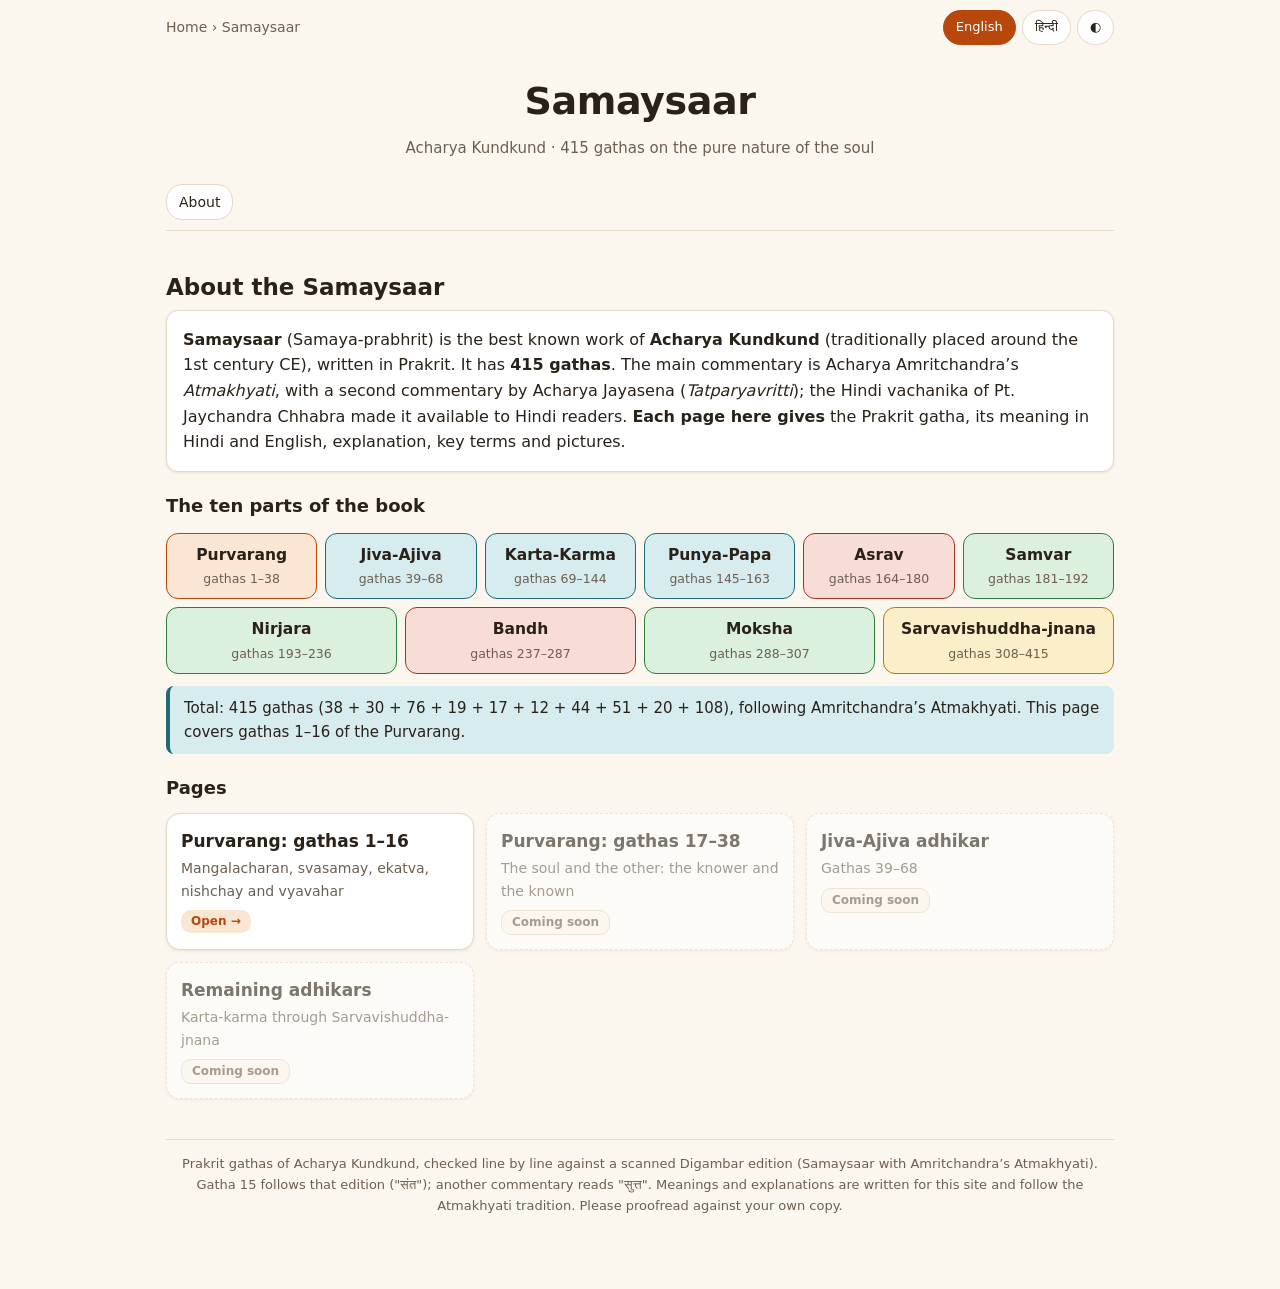
<file: samaysaar/index.html>
<!doctype html>
<html lang="en">
<head>
<meta charset="utf-8">
<meta name="viewport" content="width=device-width, initial-scale=1">
<title data-en="Samaysaar – Jindharma" data-hi="समयसार – जिनधर्म">Samaysaar – Jindharma</title>
<meta name="description" content="Samaysaar of Acharya Kundkund: Prakrit gathas with Hindi and English explanation.">
<link rel="stylesheet" href="../assets/site.css">
<script src="../assets/site.js"></script>
</head>
<body>
<div class="wrap">
<div class="topbar">
  <div class="crumbs"><a href="../"><span class="en">Home</span><span class="hi">मुख पृष्ठ</span></a> <span>›</span> <a href="../samaysaar/"><span class="en">Samaysaar</span><span class="hi">समयसार</span></a></div>
  <div class="tools"><button data-l="en">English</button><button data-l="hi">हिन्दी</button><button id="bTheme" aria-label="Theme">◐</button></div>
</div>
<header class="page"><h1><span class="en">Samaysaar</span><span class="hi">समयसार</span></h1><p class="by"><span class="en">Acharya Kundkund · 415 gathas on the pure nature of the soul</span><span class="hi">आचार्य कुन्दकुन्द · आत्मा के शुद्ध स्वरूप पर 415 गाथाएँ</span></p></header>
<nav class="toc"><a href="#about"><span class="en">About</span><span class="hi">परिचय</span></a></nav>

<section id="about"><h2><span class="en">About the Samaysaar</span><span class="hi">समयसार परिचय</span></h2><div class="card"><div class="en"><b>Samaysaar</b> (Samaya-prabhrit) is the best known work of <b>Acharya Kundkund</b> (traditionally placed around the 1st century CE), written in Prakrit. It has <b>415 gathas</b>. The main commentary is Acharya Amritchandra’s <i>Atmakhyati</i>, with a second commentary by Acharya Jayasena (<i>Tatparyavritti</i>); the Hindi vachanika of Pt. Jaychandra Chhabra made it available to Hindi readers. <b>Each page here gives</b> the Prakrit gatha, its meaning in Hindi and English, explanation, key terms and pictures.</div><div class="hi"><b>समयसार</b> (समयप्राभृत) <b>आचार्य कुन्दकुन्द</b> की सबसे प्रसिद्ध रचना है (परंपरा से लगभग पहली शताब्दी), प्राकृत भाषा में। इसमें <b>415 गाथाएँ</b> हैं। मुख्य टीका आचार्य अमृतचंद्र की <i>आत्मख्याति</i> है, दूसरी टीका आचार्य जयसेन की <i>तात्पर्यवृत्ति</i>; पं. जयचंद छाबड़ा की हिन्दी वचनिका ने इसे हिन्दी पाठकों तक पहुँचाया। <b>यहाँ हर पृष्ठ पर</b> प्राकृत गाथा, हिन्दी और अंग्रेज़ी अर्थ, व्याख्या, शब्दार्थ और चित्र।</div></div><h3><span class="en">The ten parts of the book</span><span class="hi">ग्रंथ के दस भाग</span></h3><div class="flow"><div class="fbox acc"><b><span class="en">Purvarang</span><span class="hi">पूर्वरंग</span></b><small><span class="en">gathas 1–38</span><span class="hi">गाथा 1–38</span></small></div><div class="fbox teal"><b><span class="en">Jiva-Ajiva</span><span class="hi">जीवाजीव</span></b><small><span class="en">gathas 39–68</span><span class="hi">गाथा 39–68</span></small></div><div class="fbox teal"><b><span class="en">Karta-Karma</span><span class="hi">कर्ता-कर्म</span></b><small><span class="en">gathas 69–144</span><span class="hi">गाथा 69–144</span></small></div><div class="fbox teal"><b><span class="en">Punya-Papa</span><span class="hi">पुण्य-पाप</span></b><small><span class="en">gathas 145–163</span><span class="hi">गाथा 145–163</span></small></div><div class="fbox red"><b><span class="en">Asrav</span><span class="hi">आस्रव</span></b><small><span class="en">gathas 164–180</span><span class="hi">गाथा 164–180</span></small></div><div class="fbox green"><b><span class="en">Samvar</span><span class="hi">संवर</span></b><small><span class="en">gathas 181–192</span><span class="hi">गाथा 181–192</span></small></div><div class="fbox green"><b><span class="en">Nirjara</span><span class="hi">निर्जरा</span></b><small><span class="en">gathas 193–236</span><span class="hi">गाथा 193–236</span></small></div><div class="fbox red"><b><span class="en">Bandh</span><span class="hi">बंध</span></b><small><span class="en">gathas 237–287</span><span class="hi">गाथा 237–287</span></small></div><div class="fbox green"><b><span class="en">Moksha</span><span class="hi">मोक्ष</span></b><small><span class="en">gathas 288–307</span><span class="hi">गाथा 288–307</span></small></div><div class="fbox gold"><b><span class="en">Sarvavishuddha-jnana</span><span class="hi">सर्वविशुद्ध ज्ञान</span></b><small><span class="en">gathas 308–415</span><span class="hi">गाथा 308–415</span></small></div></div><div class="callout info"><span class="en">Total: 415 gathas (38 + 30 + 76 + 19 + 17 + 12 + 44 + 51 + 20 + 108), following Amritchandra’s Atmakhyati. This page covers gathas 1–16 of the Purvarang.</span><span class="hi">कुल 415 गाथाएँ (38 + 30 + 76 + 19 + 17 + 12 + 44 + 51 + 20 + 108), अमृतचंद्र की आत्मख्याति के अनुसार। यह पृष्ठ पूर्वरंग की गाथा 1–16 पर है।</span></div><h3><span class="en">Pages</span><span class="hi">पृष्ठ</span></h3><div class="hub"><a class="tile" href="purvarang-1.html"><h3><span class="en">Purvarang: gathas 1–16</span><span class="hi">पूर्वरंग: गाथा 1–16</span></h3><p><span class="en">Mangalacharan, svasamay, ekatva, nishchay and vyavahar</span><span class="hi">मंगलाचरण, स्वसमय, एकत्व, निश्चय-व्यवहार</span></p><span class="tag"><span class="en">Open →</span><span class="hi">खोलें →</span></span></a><div class="tile soon"><h3><span class="en">Purvarang: gathas 17–38</span><span class="hi">पूर्वरंग: गाथा 17–38</span></h3><p><span class="en">The soul and the other: the knower and the known</span><span class="hi">आत्मा और पर: ज्ञायक और ज्ञेय</span></p><span class="tag"><span class="en">Coming soon</span><span class="hi">जल्द आ रहा है</span></span></div><div class="tile soon"><h3><span class="en">Jiva-Ajiva adhikar</span><span class="hi">जीव-अजीव अधिकार</span></h3><p><span class="en">Gathas 39–68</span><span class="hi">गाथा 39–68</span></p><span class="tag"><span class="en">Coming soon</span><span class="hi">जल्द आ रहा है</span></span></div><div class="tile soon"><h3><span class="en">Remaining adhikars</span><span class="hi">शेष अधिकार</span></h3><p><span class="en">Karta-karma through Sarvavishuddha-jnana</span><span class="hi">कर्ता-कर्म से सर्वविशुद्ध ज्ञान तक</span></p><span class="tag"><span class="en">Coming soon</span><span class="hi">जल्द आ रहा है</span></span></div></div></section>

<footer class="page"><span class="en">Prakrit gathas of Acharya Kundkund, checked line by line against a scanned Digambar edition (Samaysaar with Amritchandra’s Atmakhyati). Gatha 15 follows that edition ("संत"); another commentary reads "सुत्त". Meanings and explanations are written for this site and follow the Atmakhyati tradition. Please proofread against your own copy.</span><span class="hi">आचार्य कुन्दकुन्द की प्राकृत गाथाएँ, एक स्कैन किए गए दिगंबर संस्करण (अमृतचंद्र की आत्मख्याति सहित समयसार) से पंक्ति-दर-पंक्ति मिलान की गई हैं। गाथा 15 उसी संस्करण ("संत") के अनुसार है; अन्य टीका में "सुत्त" पाठ है। अर्थ और व्याख्या इस साइट के लिए आत्मख्याति परंपरा के अनुसार लिखी गई हैं। कृपया अपने ग्रंथ से मिलान कर लें।</span></footer>
</div>
</body>
</html>
</file>
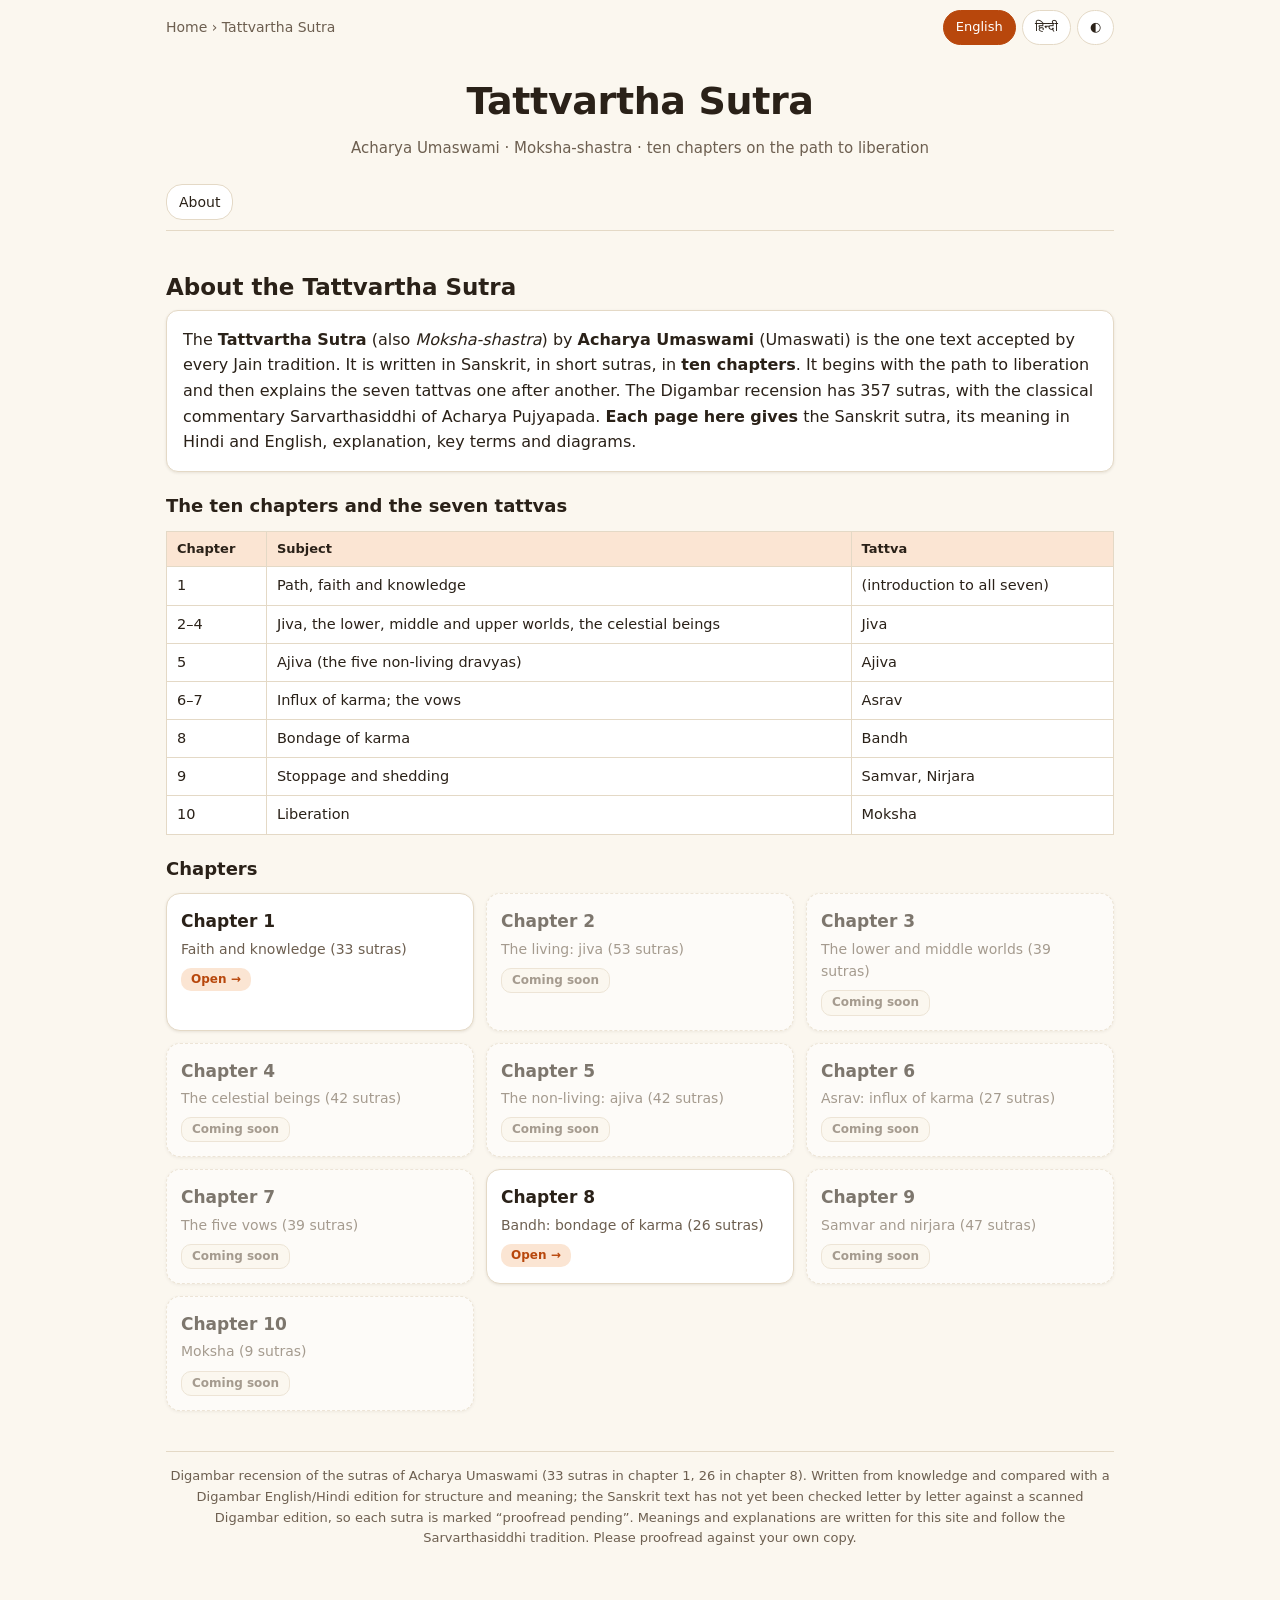
<file: tattvartha-sutra/index.html>
<!doctype html>
<html lang="en">
<head>
<meta charset="utf-8">
<meta name="viewport" content="width=device-width, initial-scale=1">
<title data-en="Tattvartha Sutra – Jindharma" data-hi="तत्त्वार्थ सूत्र – जिनधर्म">Tattvartha Sutra – Jindharma</title>
<meta name="description" content="Tattvartha Sutra of Acharya Umaswami: Digambar sutras with Hindi and English explanation.">
<link rel="stylesheet" href="../assets/site.css">
<script src="../assets/site.js"></script>
</head>
<body>
<div class="wrap">
<div class="topbar">
  <div class="crumbs"><a href="../"><span class="en">Home</span><span class="hi">मुख पृष्ठ</span></a> <span>›</span> <a href="../tattvartha-sutra/"><span class="en">Tattvartha Sutra</span><span class="hi">तत्त्वार्थ सूत्र</span></a></div>
  <div class="tools"><button data-l="en">English</button><button data-l="hi">हिन्दी</button><button id="bTheme" aria-label="Theme">◐</button></div>
</div>
<header class="page"><h1><span class="en">Tattvartha Sutra</span><span class="hi">तत्त्वार्थ सूत्र</span></h1><p class="by"><span class="en">Acharya Umaswami · Moksha-shastra · ten chapters on the path to liberation</span><span class="hi">आचार्य उमास्वामी · मोक्षशास्त्र · मोक्षमार्ग पर दस अध्याय</span></p></header>
<nav class="toc"><a href="#about"><span class="en">About</span><span class="hi">परिचय</span></a></nav>

<section id="about"><h2><span class="en">About the Tattvartha Sutra</span><span class="hi">तत्त्वार्थ सूत्र परिचय</span></h2><div class="card"><div class="en">The <b>Tattvartha Sutra</b> (also <i>Moksha-shastra</i>) by <b>Acharya Umaswami</b> (Umaswati) is the one text accepted by every Jain tradition. It is written in Sanskrit, in short sutras, in <b>ten chapters</b>. It begins with the path to liberation and then explains the seven tattvas one after another. The Digambar recension has 357 sutras, with the classical commentary Sarvarthasiddhi of Acharya Pujyapada. <b>Each page here gives</b> the Sanskrit sutra, its meaning in Hindi and English, explanation, key terms and diagrams.</div><div class="hi"><b>आचार्य उमास्वामी</b> (उमास्वाति) का <b>तत्त्वार्थ सूत्र</b> (<i>मोक्षशास्त्र</i>) वह एकमात्र ग्रंथ है जो सभी जैन परंपराओं को मान्य है। यह संस्कृत में, संक्षिप्त सूत्रों में, <b>दस अध्यायों</b> में है। यह मोक्षमार्ग से आरंभ करके एक-एक कर सात तत्त्वों को समझाता है। दिगंबर पाठ में 357 सूत्र हैं, और आचार्य पूज्यपाद की सर्वार्थसिद्धि प्रसिद्ध टीका है। <b>यहाँ हर पृष्ठ पर</b> संस्कृत सूत्र, हिन्दी और अंग्रेज़ी अर्थ, व्याख्या, शब्दार्थ और चित्र।</div></div><h3><span class="en">The ten chapters and the seven tattvas</span><span class="hi">दस अध्याय और सात तत्त्व</span></h3><div class="tw"><table><tr><th><span class="en">Chapter</span><span class="hi">अध्याय</span></th><th><span class="en">Subject</span><span class="hi">विषय</span></th><th><span class="en">Tattva</span><span class="hi">तत्त्व</span></th></tr><tr><td>1</td><td><span class="en">Path, faith and knowledge</span><span class="hi">मार्ग, श्रद्धा और ज्ञान</span></td><td><span class="en">(introduction to all seven)</span><span class="hi">(सातों का परिचय)</span></td></tr><tr><td>2–4</td><td><span class="en">Jiva, the lower, middle and upper worlds, the celestial beings</span><span class="hi">जीव, अधो-मध्य-ऊर्ध्व लोक और देव</span></td><td><span class="en">Jiva</span><span class="hi">जीव</span></td></tr><tr><td>5</td><td><span class="en">Ajiva (the five non-living dravyas)</span><span class="hi">अजीव (पाँच अजीव द्रव्य)</span></td><td><span class="en">Ajiva</span><span class="hi">अजीव</span></td></tr><tr><td>6–7</td><td><span class="en">Influx of karma; the vows</span><span class="hi">कर्मों का आस्रव; व्रत</span></td><td><span class="en">Asrav</span><span class="hi">आस्रव</span></td></tr><tr><td>8</td><td><span class="en">Bondage of karma</span><span class="hi">कर्मों का बंध</span></td><td><span class="en">Bandh</span><span class="hi">बंध</span></td></tr><tr><td>9</td><td><span class="en">Stoppage and shedding</span><span class="hi">संवर और निर्जरा</span></td><td><span class="en">Samvar, Nirjara</span><span class="hi">संवर, निर्जरा</span></td></tr><tr><td>10</td><td><span class="en">Liberation</span><span class="hi">मोक्ष</span></td><td><span class="en">Moksha</span><span class="hi">मोक्ष</span></td></tr></table></div><h3><span class="en">Chapters</span><span class="hi">अध्याय</span></h3><div class="hub"><a class="tile" href="chapter-1.html"><h3><span class="en">Chapter 1</span><span class="hi">अध्याय 1</span></h3><p><span class="en">Faith and knowledge (33 sutras)</span><span class="hi">श्रद्धा और ज्ञान (33 सूत्र)</span></p><span class="tag"><span class="en">Open →</span><span class="hi">खोलें →</span></span></a><div class="tile soon"><h3><span class="en">Chapter 2</span><span class="hi">अध्याय 2</span></h3><p><span class="en">The living: jiva (53 sutras)</span><span class="hi">जीव तत्त्व (53 सूत्र)</span></p><span class="tag"><span class="en">Coming soon</span><span class="hi">जल्द आ रहा है</span></span></div><div class="tile soon"><h3><span class="en">Chapter 3</span><span class="hi">अध्याय 3</span></h3><p><span class="en">The lower and middle worlds (39 sutras)</span><span class="hi">अधोलोक और मध्यलोक (39 सूत्र)</span></p><span class="tag"><span class="en">Coming soon</span><span class="hi">जल्द आ रहा है</span></span></div><div class="tile soon"><h3><span class="en">Chapter 4</span><span class="hi">अध्याय 4</span></h3><p><span class="en">The celestial beings (42 sutras)</span><span class="hi">देव (42 सूत्र)</span></p><span class="tag"><span class="en">Coming soon</span><span class="hi">जल्द आ रहा है</span></span></div><div class="tile soon"><h3><span class="en">Chapter 5</span><span class="hi">अध्याय 5</span></h3><p><span class="en">The non-living: ajiva (42 sutras)</span><span class="hi">अजीव तत्त्व (42 सूत्र)</span></p><span class="tag"><span class="en">Coming soon</span><span class="hi">जल्द आ रहा है</span></span></div><div class="tile soon"><h3><span class="en">Chapter 6</span><span class="hi">अध्याय 6</span></h3><p><span class="en">Asrav: influx of karma (27 sutras)</span><span class="hi">आस्रव (27 सूत्र)</span></p><span class="tag"><span class="en">Coming soon</span><span class="hi">जल्द आ रहा है</span></span></div><div class="tile soon"><h3><span class="en">Chapter 7</span><span class="hi">अध्याय 7</span></h3><p><span class="en">The five vows (39 sutras)</span><span class="hi">पाँच व्रत (39 सूत्र)</span></p><span class="tag"><span class="en">Coming soon</span><span class="hi">जल्द आ रहा है</span></span></div><a class="tile" href="chapter-8.html"><h3><span class="en">Chapter 8</span><span class="hi">अध्याय 8</span></h3><p><span class="en">Bandh: bondage of karma (26 sutras)</span><span class="hi">बंध तत्त्व (26 सूत्र)</span></p><span class="tag"><span class="en">Open →</span><span class="hi">खोलें →</span></span></a><div class="tile soon"><h3><span class="en">Chapter 9</span><span class="hi">अध्याय 9</span></h3><p><span class="en">Samvar and nirjara (47 sutras)</span><span class="hi">संवर और निर्जरा (47 सूत्र)</span></p><span class="tag"><span class="en">Coming soon</span><span class="hi">जल्द आ रहा है</span></span></div><div class="tile soon"><h3><span class="en">Chapter 10</span><span class="hi">अध्याय 10</span></h3><p><span class="en">Moksha (9 sutras)</span><span class="hi">मोक्ष तत्त्व (9 सूत्र)</span></p><span class="tag"><span class="en">Coming soon</span><span class="hi">जल्द आ रहा है</span></span></div></div></section>

<footer class="page"><span class="en">Digambar recension of the sutras of Acharya Umaswami (33 sutras in chapter 1, 26 in chapter 8). Written from knowledge and compared with a Digambar English/Hindi edition for structure and meaning; the Sanskrit text has not yet been checked letter by letter against a scanned Digambar edition, so each sutra is marked “proofread pending”. Meanings and explanations are written for this site and follow the Sarvarthasiddhi tradition. Please proofread against your own copy.</span><span class="hi">आचार्य उमास्वामी के सूत्रों का दिगंबर पाठ (अध्याय 1 में 33, अध्याय 8 में 26 सूत्र)। ज्ञान के आधार पर लिखा गया और संरचना तथा अर्थ के लिए एक दिगंबर अंग्रेज़ी/हिन्दी संस्करण से मिलाया गया है; संस्कृत पाठ का स्कैन किए गए किसी दिगंबर संस्करण से अक्षरशः मिलान अभी नहीं हुआ है, इसलिए हर सूत्र "प्रूफ़-पठन शेष" चिह्नित है। अर्थ और व्याख्या इस साइट के लिए सर्वार्थसिद्धि परंपरा के अनुसार लिखे गए हैं। कृपया अपने ग्रंथ से मिलान कर लें।</span></footer>
</div>
</body>
</html>
</file>
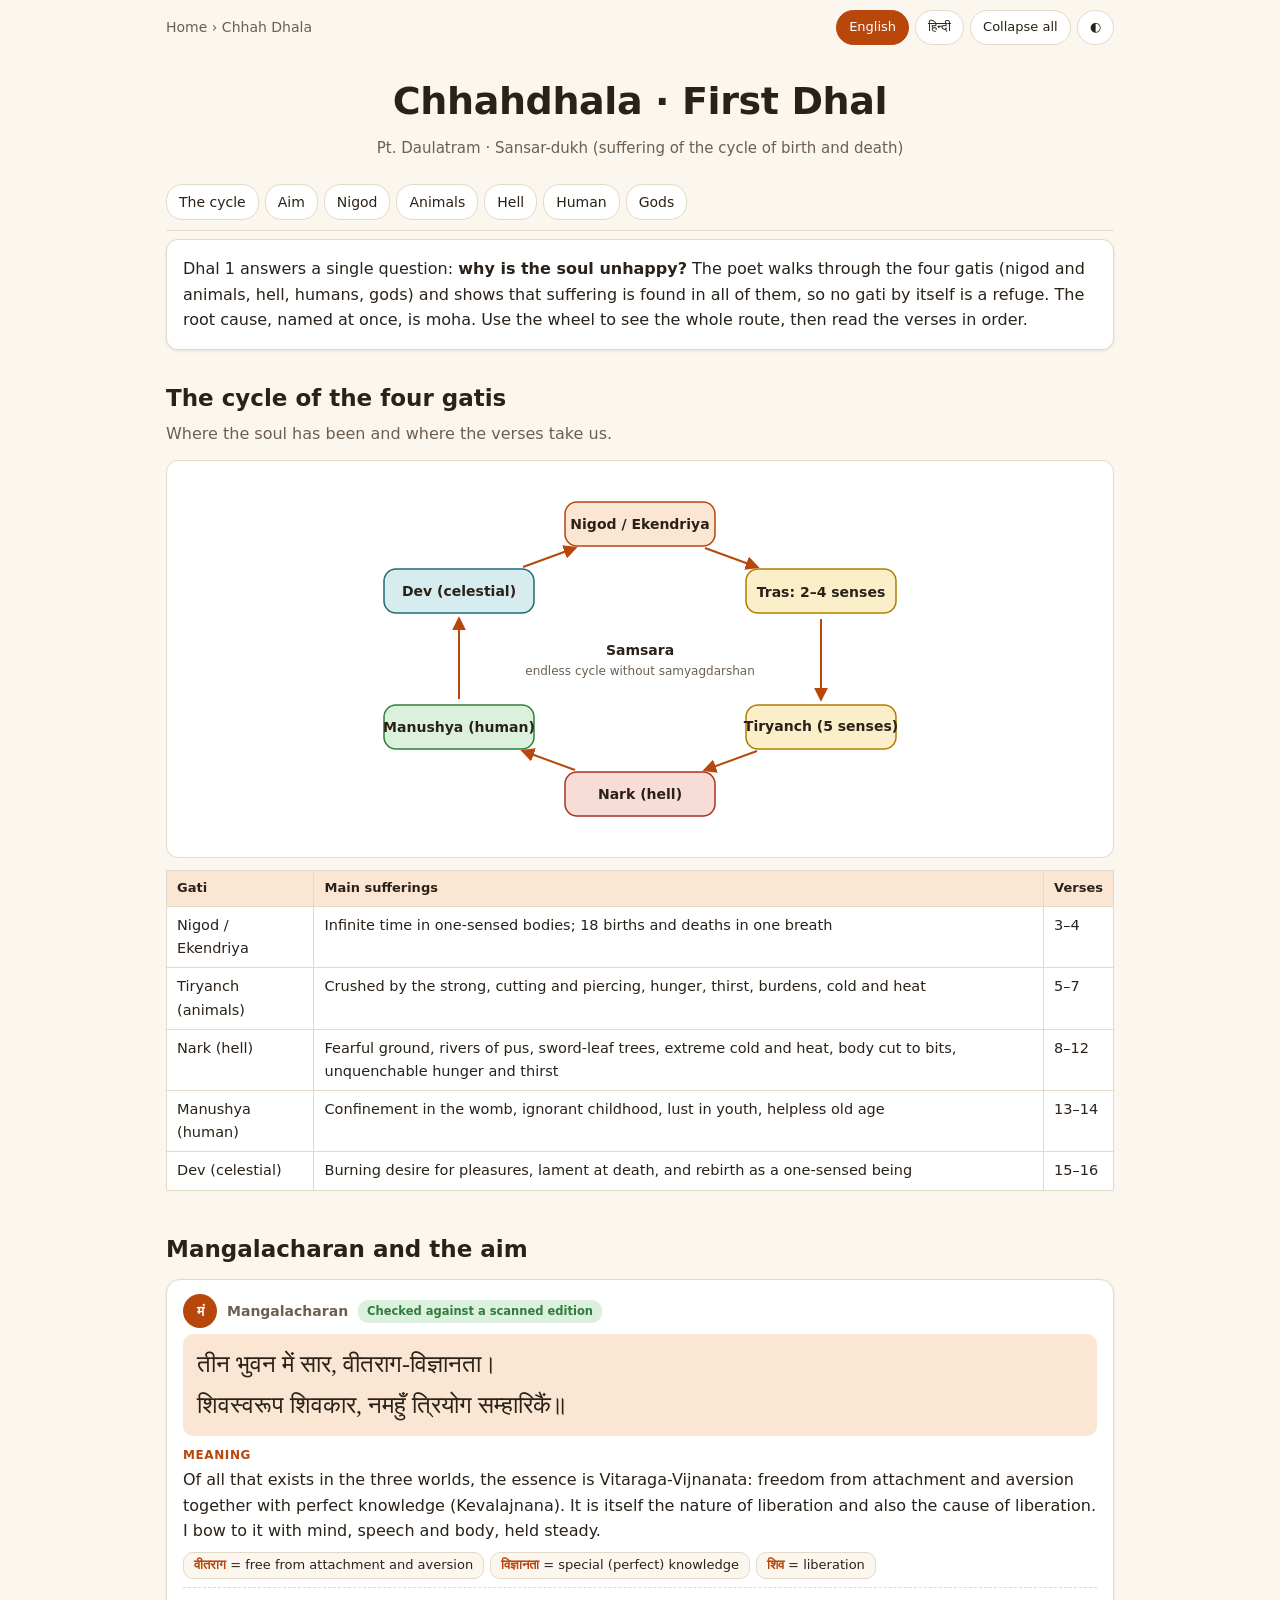
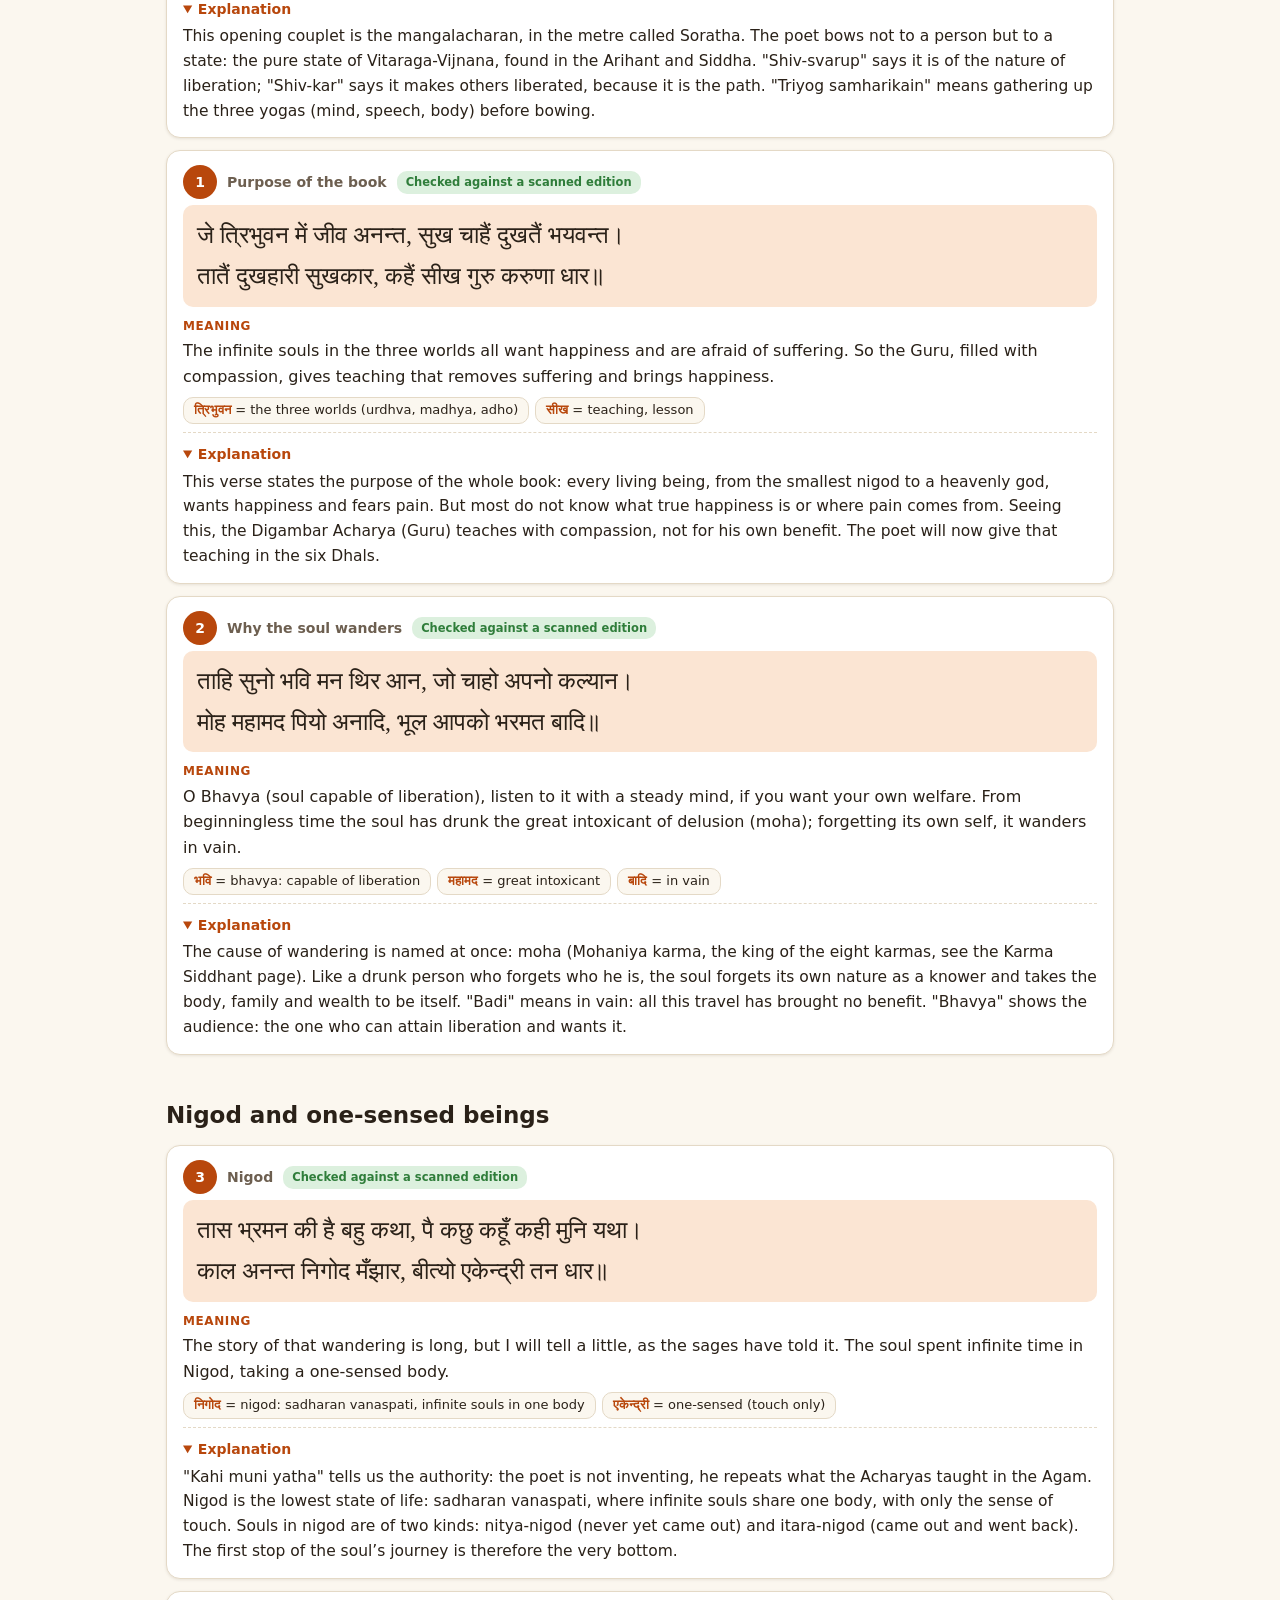
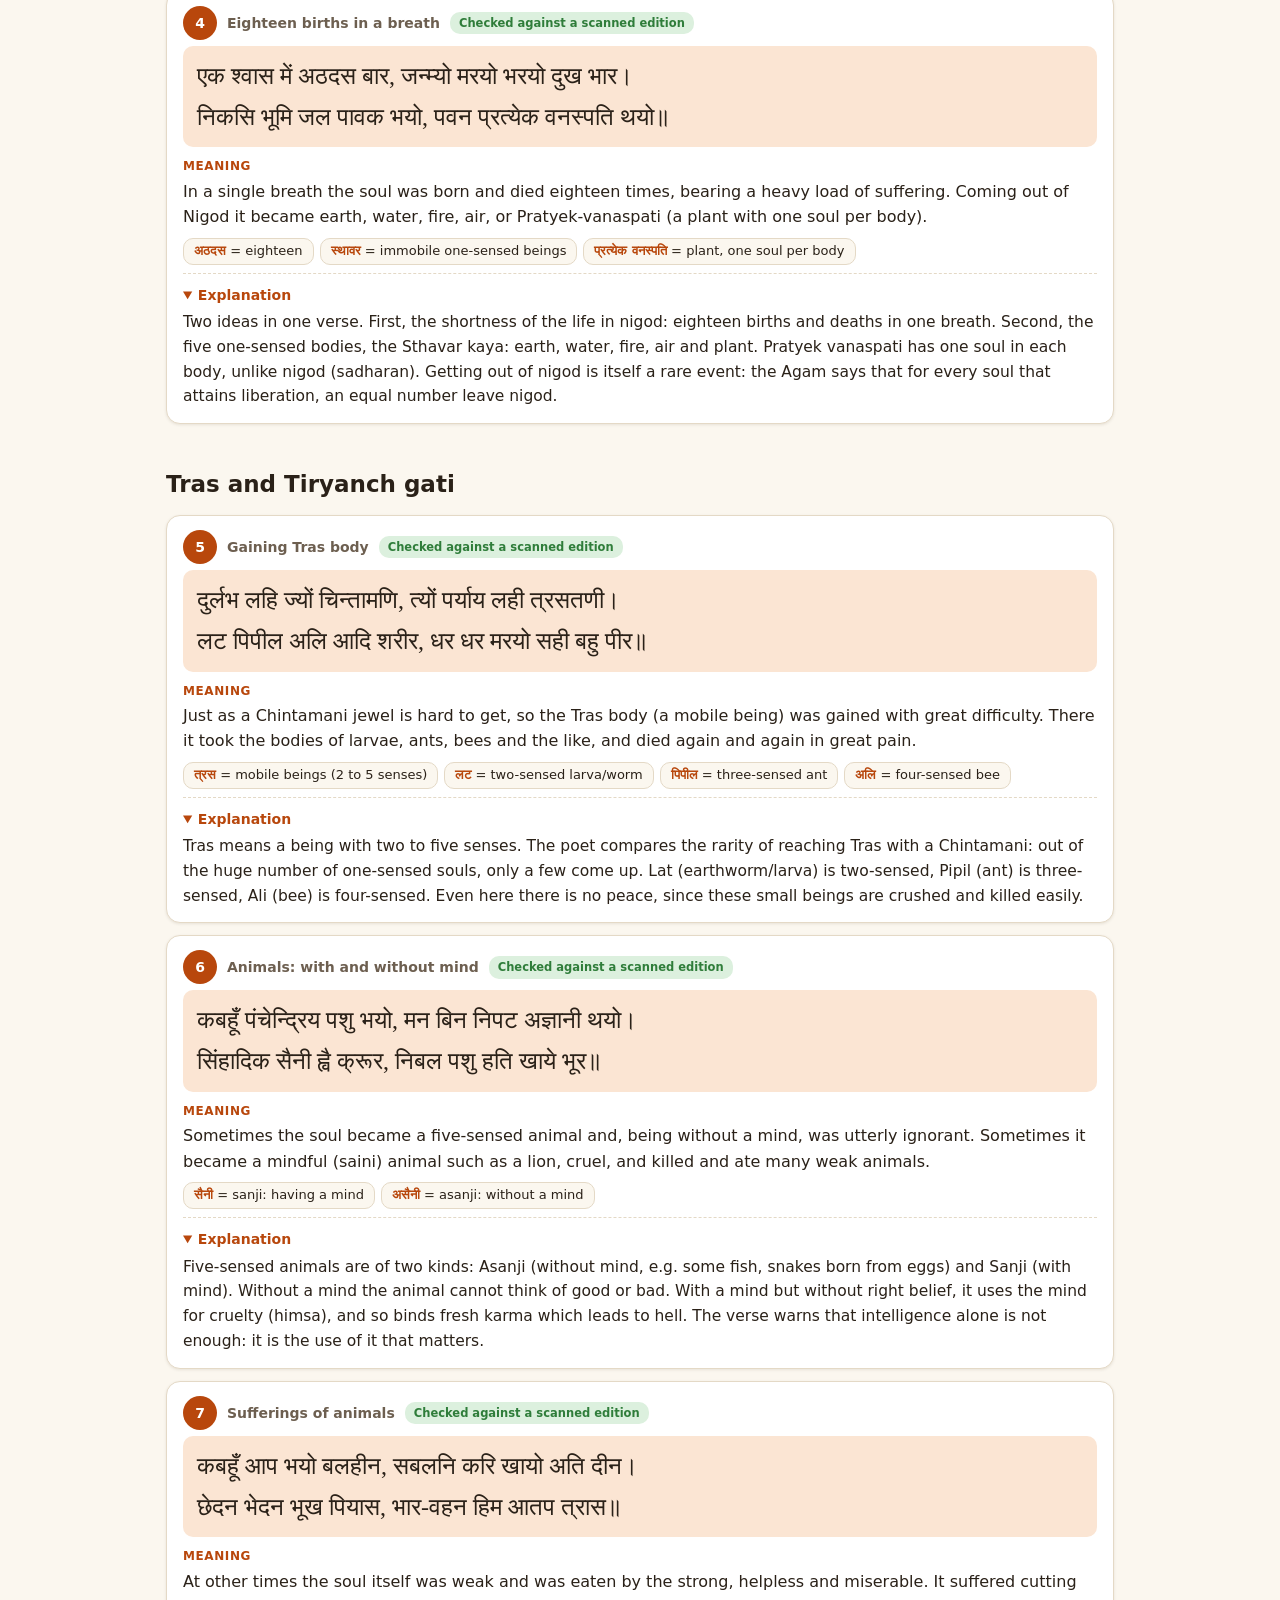
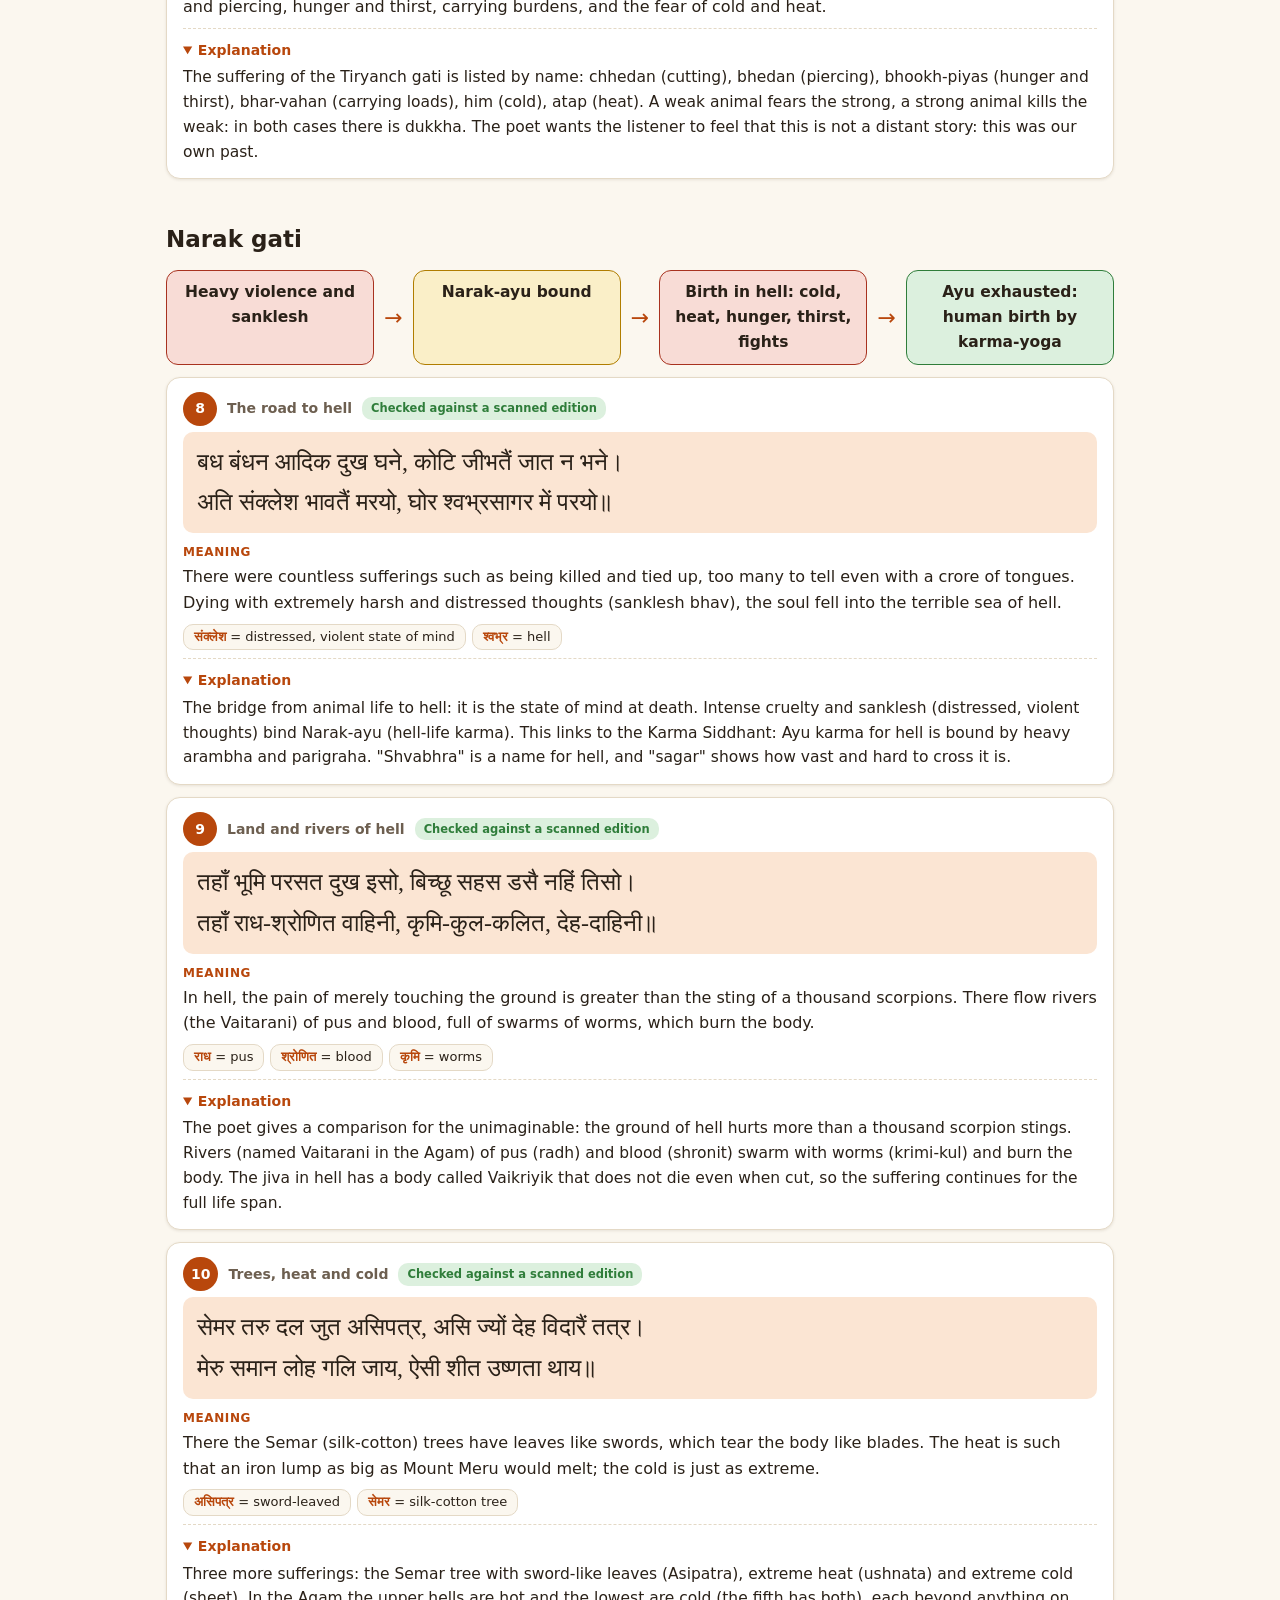
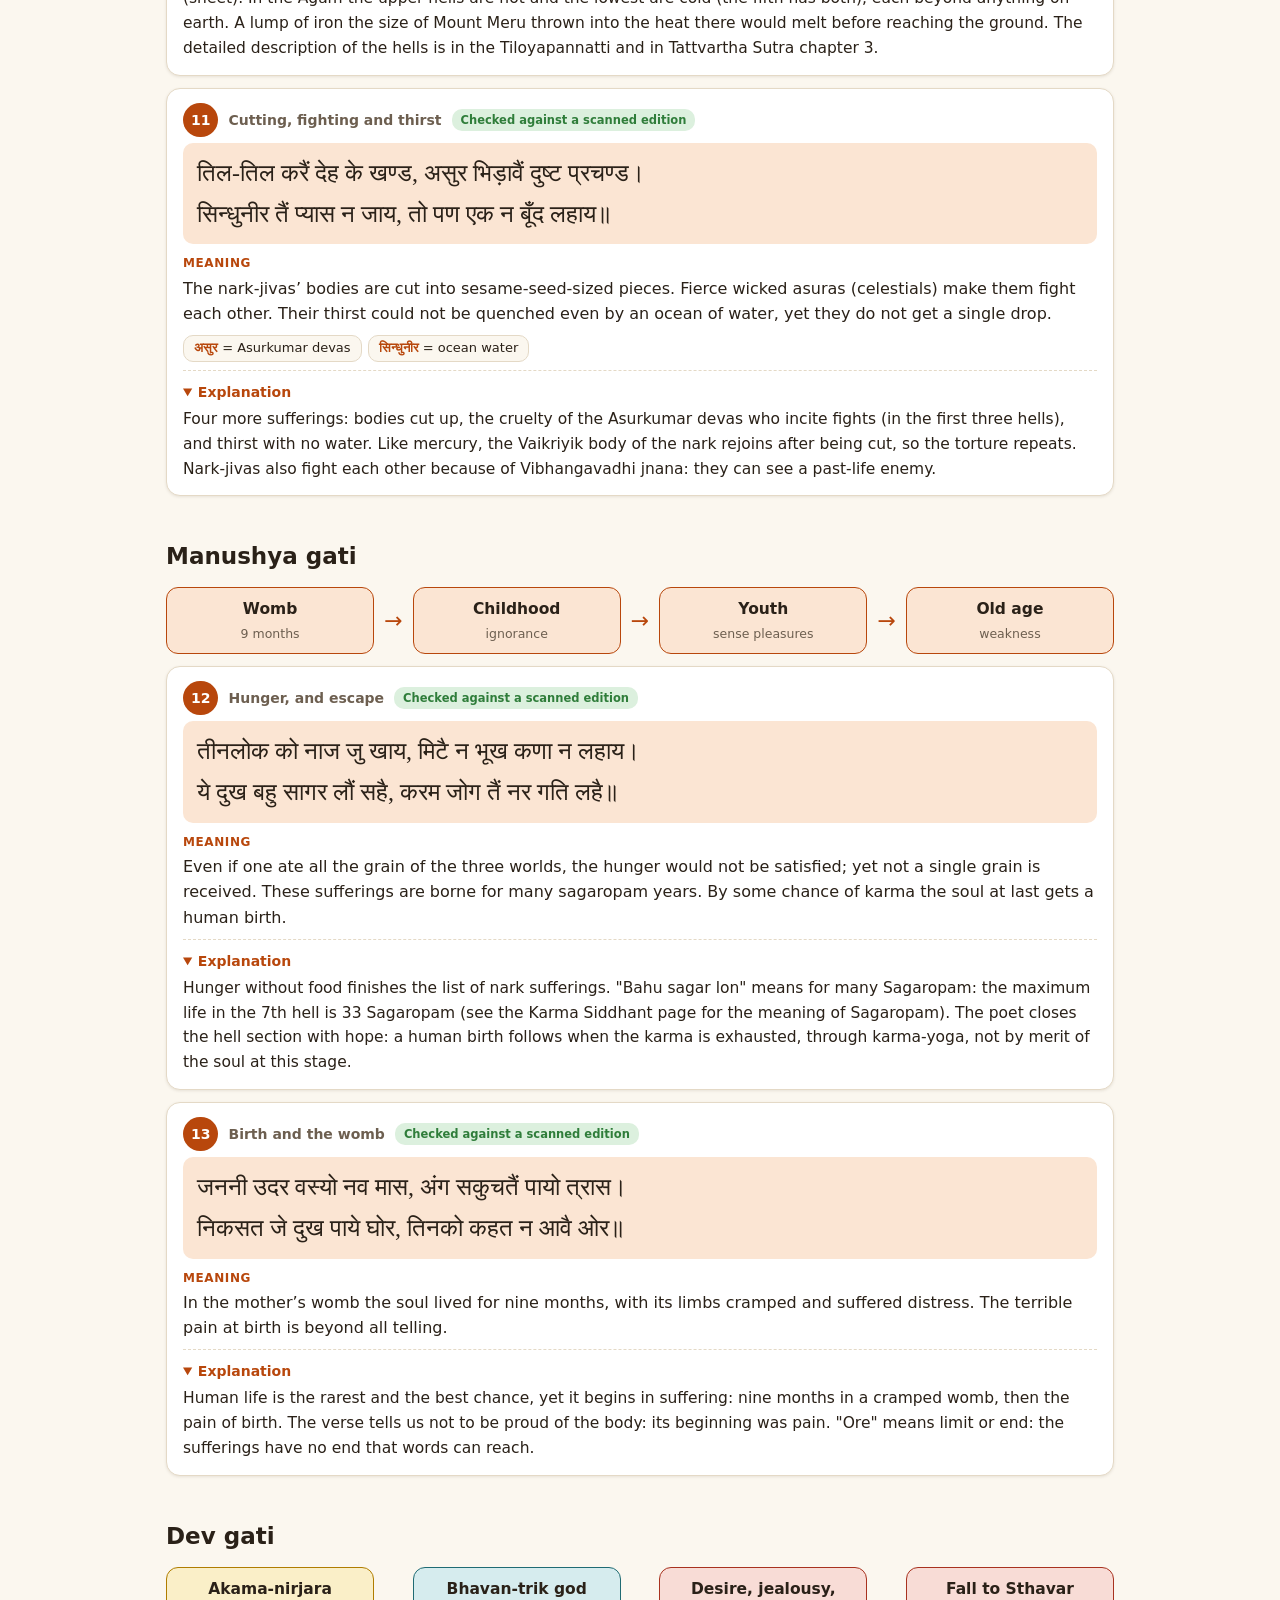
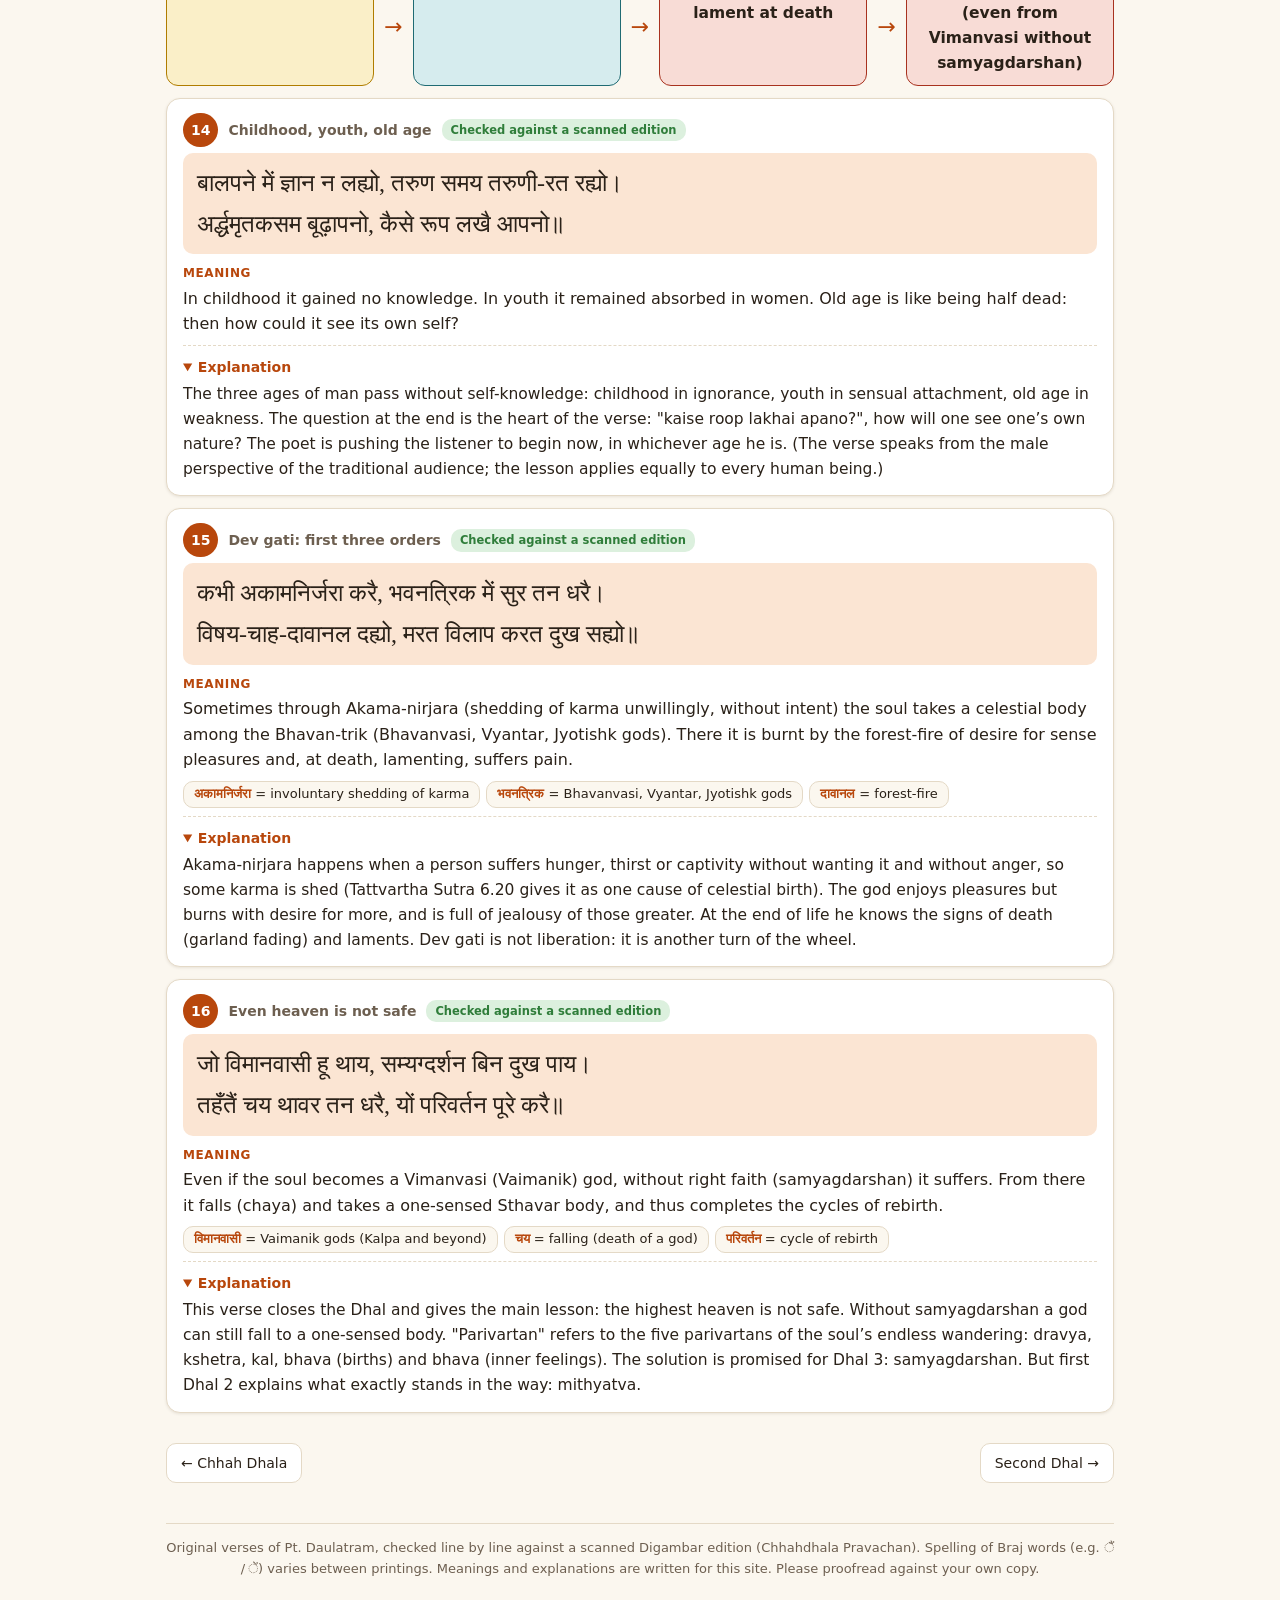
<file: chhah-dhala/dhal-1.html>
<!doctype html>
<html lang="en">
<head>
<meta charset="utf-8">
<meta name="viewport" content="width=device-width, initial-scale=1">
<title data-en="Chhahdhala · First Dhal – Jindharma" data-hi="छहढाला · पहली ढाल – जिनधर्म">Chhahdhala · First Dhal – Jindharma</title>
<meta name="description" content="Chhahdhala first dhal: original verses, Hindi and English meaning and illustrated explanation.">
<link rel="stylesheet" href="../assets/site.css">
<script src="../assets/site.js"></script>
</head>
<body>
<div class="wrap">
<div class="topbar">
  <div class="crumbs"><a href="../"><span class="en">Home</span><span class="hi">मुख पृष्ठ</span></a> <span>›</span> <a href="../chhah-dhala/"><span class="en">Chhah Dhala</span><span class="hi">छहढाला</span></a></div>
  <div class="tools"><button data-l="en">English</button><button data-l="hi">हिन्दी</button><button id="bExpand"><span class="en">Collapse all</span><span class="hi">सब समेटें</span></button><button id="bTheme" aria-label="Theme">◐</button></div>
</div>
<header class="page"><h1><span class="en">Chhahdhala · First Dhal</span><span class="hi">छहढाला · पहली ढाल</span></h1><p class="by"><span class="en">Pt. Daulatram · Sansar-dukh (suffering of the cycle of birth and death)</span><span class="hi">पं. दौलतराम · संसार के दुःख</span></p></header>
<nav class="toc"><a href="#map"><span class="en">The cycle</span><span class="hi">चक्र</span></a><a href="#s1"><span class="en">Aim</span><span class="hi">प्रयोजन</span></a><a href="#s2"><span class="en">Nigod</span><span class="hi">निगोद</span></a><a href="#s3"><span class="en">Animals</span><span class="hi">तिर्यंच</span></a><a href="#s4"><span class="en">Hell</span><span class="hi">नरक</span></a><a href="#s5"><span class="en">Human</span><span class="hi">मनुष्य</span></a><a href="#s6"><span class="en">Gods</span><span class="hi">देव</span></a></nav>
<div class="card"><div class="en">Dhal 1 answers a single question: <b>why is the soul unhappy?</b> The poet walks through the four gatis (nigod and animals, hell, humans, gods) and shows that suffering is found in all of them, so no gati by itself is a refuge. The root cause, named at once, is moha. Use the wheel to see the whole route, then read the verses in order.</div><div class="hi">पहली ढाल एक ही प्रश्न का उत्तर देती है: <b>आत्मा दुःखी क्यों है?</b> कवि चारों गतियों (निगोद-पशु, नरक, मनुष्य, देव) में घूमकर दिखाते हैं कि दुःख सभी में है, इसलिए कोई गति अपने आप में शरण नहीं। मूल कारण, मोह, तुरंत बता दिया गया है। पूरा मार्ग समझने के लिए चक्र देखें, फिर पद क्रम से पढ़ें।</div></div>
<section id="map"><h2><span class="en">The cycle of the four gatis</span><span class="hi">चारों गतियों का चक्र</span></h2><p class="sub"><span class="en">Where the soul has been and where the verses take us.</span><span class="hi">आत्मा कहाँ-कहाँ रही और पद हमें कहाँ ले जाते हैं।</span></p><div class="svgbox"><svg viewBox="0 0 660 380" width="660" role="img" aria-label="Samsara wheel"><defs><marker id="wa" viewBox="0 0 10 10" refX="8" refY="5" markerWidth="7" markerHeight="7" orient="auto"><path d="M0 0L10 5L0 10z" class="ah"/></marker></defs><path class="ln" marker-end="url(#wa)" d="M395 79L447 98"/><path class="ln" marker-end="url(#wa)" d="M511 150L511 230"/><path class="ln" marker-end="url(#wa)" d="M447 282L395 301"/><path class="ln" marker-end="url(#wa)" d="M265 301L213 282"/><path class="ln" marker-end="url(#wa)" d="M149 230L149 150"/><path class="ln" marker-end="url(#wa)" d="M213 98L265 79"/><rect class="nd acc" x="255" y="33" width="150" height="44" rx="12"/><text class="en t" x="330" y="60" text-anchor="middle">Nigod / Ekendriya</text><text class="hi t" x="330" y="60" text-anchor="middle">निगोद / एकेन्द्रिय</text><rect class="nd gold" x="436" y="100" width="150" height="44" rx="12"/><text class="en t" x="511" y="128" text-anchor="middle">Tras: 2–4 senses</text><text class="hi t" x="511" y="128" text-anchor="middle">त्रस: दो से चार इंद्रिय</text><rect class="nd gold" x="436" y="236" width="150" height="44" rx="12"/><text class="en t" x="511" y="262" text-anchor="middle">Tiryanch (5 senses)</text><text class="hi t" x="511" y="262" text-anchor="middle">तिर्यंच (पंचेन्द्रिय)</text><rect class="nd red" x="255" y="303" width="150" height="44" rx="12"/><text class="en t" x="330" y="330" text-anchor="middle">Nark (hell)</text><text class="hi t" x="330" y="330" text-anchor="middle">नरक</text><rect class="nd green" x="74" y="236" width="150" height="44" rx="12"/><text class="en t" x="149" y="263" text-anchor="middle">Manushya (human)</text><text class="hi t" x="149" y="263" text-anchor="middle">मनुष्य</text><rect class="nd teal" x="74" y="100" width="150" height="44" rx="12"/><text class="en t" x="149" y="127" text-anchor="middle">Dev (celestial)</text><text class="hi t" x="149" y="127" text-anchor="middle">देव</text><text class="en t" x="330" y="186" text-anchor="middle">Samsara</text><text class="hi t" x="330" y="186" text-anchor="middle">संसार</text><text class="en t2" x="330" y="206" text-anchor="middle">endless cycle without samyagdarshan</text><text class="hi t2" x="330" y="206" text-anchor="middle">सम्यग्दर्शन बिना अंतहीन चक्र</text></svg></div><div class="tw"><table><tr><th><span class="en">Gati</span><span class="hi">गति</span></th><th><span class="en">Main sufferings</span><span class="hi">मुख्य दुःख</span></th><th><span class="en">Verses</span><span class="hi">पद</span></th></tr><tr><td><span class="en">Nigod / Ekendriya</span><span class="hi">निगोद / एकेन्द्रिय</span></td><td><span class="en">Infinite time in one-sensed bodies; 18 births and deaths in one breath</span><span class="hi">अनंत काल एकेन्द्रिय शरीर में; एक श्वास में अठारह बार जन्म-मरण</span></td><td>3–4</td></tr><tr><td><span class="en">Tiryanch (animals)</span><span class="hi">तिर्यंच (पशु)</span></td><td><span class="en">Crushed by the strong, cutting and piercing, hunger, thirst, burdens, cold and heat</span><span class="hi">सबल द्वारा खाया जाना, छेदन-भेदन, भूख-प्यास, बोझ, शीत-ताप</span></td><td>5–7</td></tr><tr><td><span class="en">Nark (hell)</span><span class="hi">नरक</span></td><td><span class="en">Fearful ground, rivers of pus, sword-leaf trees, extreme cold and heat, body cut to bits, unquenchable hunger and thirst</span><span class="hi">भयानक भूमि, पीब की नदी, असिपत्र वृक्ष, अति शीत-उष्ण, देह के खंड, अतृप्त भूख-प्यास</span></td><td>8–12</td></tr><tr><td><span class="en">Manushya (human)</span><span class="hi">मनुष्य</span></td><td><span class="en">Confinement in the womb, ignorant childhood, lust in youth, helpless old age</span><span class="hi">गर्भवास, अज्ञानी बचपन, यौवन में विषयासक्ति, लाचार बुढ़ापा</span></td><td>13–14</td></tr><tr><td><span class="en">Dev (celestial)</span><span class="hi">देव</span></td><td><span class="en">Burning desire for pleasures, lament at death, and rebirth as a one-sensed being</span><span class="hi">विषय-चाह की दावानल, मरण का विलाप, फिर एकेन्द्रिय में जन्म</span></td><td>15–16</td></tr></table></div></section><section id="s1"><h2><span class="en">Mangalacharan and the aim</span><span class="hi">मंगलाचरण और प्रयोजन</span></h2><article class="unit" id="s1-मं">
<div class="unit-head"><span class="num">मं</span><span class="unit-title"><span class="en">Mangalacharan</span><span class="hi">मंगलाचरण</span></span><span class="vbadge ok"><span class="en">Checked against a scanned edition</span><span class="hi">स्कैन किए गए संस्करण से मिलान किया</span></span></div>
<div class="orig hi-txt">तीन भुवन में सार, वीतराग-विज्ञानता।<br>शिवस्वरूप शिवकार, नमहुँ त्रियोग सम्हारिकैं॥</div>
<span class="lbl"><span class="en">Meaning</span><span class="hi">अर्थ</span></span>
<div class="meaning"><div class="en">Of all that exists in the three worlds, the essence is Vitaraga-Vijnanata: freedom from attachment and aversion together with perfect knowledge (Kevalajnana). It is itself the nature of liberation and also the cause of liberation. I bow to it with mind, speech and body, held steady.</div><div class="hi">तीनों लोकों में सार वस्तु है वीतरागता सहित विज्ञानता, अर्थात् राग-द्वेष का अभाव और पूर्ण (केवल) ज्ञान। वही मोक्ष का स्वरूप है और मोक्ष का कारण भी। मन, वचन और काया को स्थिर करके मैं उसे नमस्कार करता हूँ।</div></div>
<div class="terms"><span><b>वीतराग</b> = <span class="en">free from attachment and aversion</span><span class="hi">राग-द्वेष रहित</span></span><span><b>विज्ञानता</b> = <span class="en">special (perfect) knowledge</span><span class="hi">विशेष अर्थात् पूर्ण ज्ञान</span></span><span><b>शिव</b> = <span class="en">liberation</span><span class="hi">मोक्ष</span></span></div>
<details class="ex" open><summary><span class="en">Explanation</span><span class="hi">व्याख्या</span></summary><div class="body"><div class="en">This opening couplet is the mangalacharan, in the metre called Soratha. The poet bows not to a person but to a state: the pure state of Vitaraga-Vijnana, found in the Arihant and Siddha. "Shiv-svarup" says it is of the nature of liberation; "Shiv-kar" says it makes others liberated, because it is the path. "Triyog samharikain" means gathering up the three yogas (mind, speech, body) before bowing.</div><div class="hi">यह आरंभिक पद मंगलाचरण है, सोरठा छंद में। कवि किसी व्यक्ति को नहीं, एक अवस्था को नमन करते हैं: अरिहंत और सिद्ध में प्रकट वीतराग-विज्ञान की शुद्ध अवस्था को। "शिवस्वरूप" यानी जो स्वयं मोक्ष-स्वरूप है; "शिवकार" यानी जो मोक्ष कराने वाली है, क्योंकि वही मोक्षमार्ग है। "त्रियोग सम्हारिकैं" का अर्थ है मन-वचन-काया इन तीन योगों को समेटकर नमन करना।</div></div></details>

</article><article class="unit" id="s1-1">
<div class="unit-head"><span class="num">1</span><span class="unit-title"><span class="en">Purpose of the book</span><span class="hi">ग्रंथ का प्रयोजन</span></span><span class="vbadge ok"><span class="en">Checked against a scanned edition</span><span class="hi">स्कैन किए गए संस्करण से मिलान किया</span></span></div>
<div class="orig hi-txt">जे त्रिभुवन में जीव अनन्त, सुख चाहैं दुखतैं भयवन्त।<br>तातैं दुखहारी सुखकार, कहैं सीख गुरु करुणा धार॥</div>
<span class="lbl"><span class="en">Meaning</span><span class="hi">अर्थ</span></span>
<div class="meaning"><div class="en">The infinite souls in the three worlds all want happiness and are afraid of suffering. So the Guru, filled with compassion, gives teaching that removes suffering and brings happiness.</div><div class="hi">तीनों लोकों में अनंत जीव हैं; सब सुख चाहते हैं और दुःख से डरते हैं। इसलिए करुणावान गुरु दुःख दूर करने वाली और सुख देने वाली शिक्षा देते हैं।</div></div>
<div class="terms"><span><b>त्रिभुवन</b> = <span class="en">the three worlds (urdhva, madhya, adho)</span><span class="hi">तीन लोक</span></span><span><b>सीख</b> = <span class="en">teaching, lesson</span><span class="hi">शिक्षा</span></span></div>
<details class="ex" open><summary><span class="en">Explanation</span><span class="hi">व्याख्या</span></summary><div class="body"><div class="en">This verse states the purpose of the whole book: every living being, from the smallest nigod to a heavenly god, wants happiness and fears pain. But most do not know what true happiness is or where pain comes from. Seeing this, the Digambar Acharya (Guru) teaches with compassion, not for his own benefit. The poet will now give that teaching in the six Dhals.</div><div class="hi">यह पद पूरे ग्रंथ का प्रयोजन बताता है: निगोद से लेकर देव तक हर जीव सुख चाहता है और दुःख से डरता है। परंतु अधिकांश जीव नहीं जानते कि सच्चा सुख क्या है और दुःख कहाँ से आता है। यह देखकर निर्ग्रंथ आचार्य (गुरु) करुणा से उपदेश देते हैं, अपने लाभ के लिए नहीं। वही उपदेश कवि अब छह ढालों में कहेंगे।</div></div></details>

</article><article class="unit" id="s1-2">
<div class="unit-head"><span class="num">2</span><span class="unit-title"><span class="en">Why the soul wanders</span><span class="hi">भटकने का कारण</span></span><span class="vbadge ok"><span class="en">Checked against a scanned edition</span><span class="hi">स्कैन किए गए संस्करण से मिलान किया</span></span></div>
<div class="orig hi-txt">ताहि सुनो भवि मन थिर आन, जो चाहो अपनो कल्यान।<br>मोह महामद पियो अनादि, भूल आपको भरमत बादि॥</div>
<span class="lbl"><span class="en">Meaning</span><span class="hi">अर्थ</span></span>
<div class="meaning"><div class="en">O Bhavya (soul capable of liberation), listen to it with a steady mind, if you want your own welfare. From beginningless time the soul has drunk the great intoxicant of delusion (moha); forgetting its own self, it wanders in vain.</div><div class="hi">हे भव्य जीव! यदि तुम अपना कल्याण चाहते हो तो मन को स्थिर करके उसे सुनो। अनादि काल से आत्मा ने मोह रूपी महान मदिरा पी रखी है; अपने आप को भूलकर वह व्यर्थ ही भटक रही है।</div></div>
<div class="terms"><span><b>भवि</b> = <span class="en">bhavya: capable of liberation</span><span class="hi">मोक्ष के योग्य जीव</span></span><span><b>महामद</b> = <span class="en">great intoxicant</span><span class="hi">भारी नशा</span></span><span><b>बादि</b> = <span class="en">in vain</span><span class="hi">व्यर्थ</span></span></div>
<details class="ex" open><summary><span class="en">Explanation</span><span class="hi">व्याख्या</span></summary><div class="body"><div class="en">The cause of wandering is named at once: moha (Mohaniya karma, the king of the eight karmas, see the Karma Siddhant page). Like a drunk person who forgets who he is, the soul forgets its own nature as a knower and takes the body, family and wealth to be itself. "Badi" means in vain: all this travel has brought no benefit. "Bhavya" shows the audience: the one who can attain liberation and wants it.</div><div class="hi">भटकने का कारण तुरंत बता दिया: मोह (मोहनीय कर्म, जो आठ कर्मों का राजा है, देखें कर्म सिद्धांत पृष्ठ)। जैसे शराबी अपने को भूल जाता है, वैसे ही आत्मा अपने ज्ञायक स्वभाव को भूलकर शरीर, परिवार और धन को ही अपना मान लेती है। "बादि" यानी व्यर्थ: इस सारे भ्रमण से कोई लाभ नहीं हुआ। "भवि" से श्रोता का परिचय मिलता है: जो मोक्ष पाने योग्य है और उसे चाहता है।</div></div></details>

</article></section><section id="s2"><h2><span class="en">Nigod and one-sensed beings</span><span class="hi">निगोद और एकेन्द्रिय</span></h2><article class="unit" id="s2-3">
<div class="unit-head"><span class="num">3</span><span class="unit-title"><span class="en">Nigod</span><span class="hi">निगोद</span></span><span class="vbadge ok"><span class="en">Checked against a scanned edition</span><span class="hi">स्कैन किए गए संस्करण से मिलान किया</span></span></div>
<div class="orig hi-txt">तास भ्रमन की है बहु कथा, पै कछु कहूँ कही मुनि यथा।<br>काल अनन्त निगोद मँझार, बीत्यो एकेन्द्री तन धार॥</div>
<span class="lbl"><span class="en">Meaning</span><span class="hi">अर्थ</span></span>
<div class="meaning"><div class="en">The story of that wandering is long, but I will tell a little, as the sages have told it. The soul spent infinite time in Nigod, taking a one-sensed body.</div><div class="hi">उस भ्रमण की कथा बहुत लंबी है, फिर भी जैसी मुनियों ने कही है वैसी थोड़ी-सी मैं कहता हूँ। आत्मा ने एकेन्द्रिय शरीर धारण कर निगोद में अनंत काल बिताया।</div></div>
<div class="terms"><span><b>निगोद</b> = <span class="en">nigod: sadharan vanaspati, infinite souls in one body</span><span class="hi">साधारण वनस्पति, एक शरीर में अनंत जीव</span></span><span><b>एकेन्द्री</b> = <span class="en">one-sensed (touch only)</span><span class="hi">केवल स्पर्श इंद्रिय वाला</span></span></div>
<details class="ex" open><summary><span class="en">Explanation</span><span class="hi">व्याख्या</span></summary><div class="body"><div class="en">"Kahi muni yatha" tells us the authority: the poet is not inventing, he repeats what the Acharyas taught in the Agam. Nigod is the lowest state of life: sadharan vanaspati, where infinite souls share one body, with only the sense of touch. Souls in nigod are of two kinds: nitya-nigod (never yet came out) and itara-nigod (came out and went back). The first stop of the soul’s journey is therefore the very bottom.</div><div class="hi">"कही मुनि यथा" से प्रमाण का संकेत मिलता है: कवि अपनी ओर से नहीं कह रहे, वही कह रहे हैं जो आचार्यों ने आगम में कहा। निगोद जीवन की सबसे निम्न अवस्था है: साधारण वनस्पति, जहाँ अनंत जीव एक ही शरीर के स्वामी होते हैं और केवल स्पर्श इंद्रिय होती है। निगोद जीव दो प्रकार के हैं: नित्य-निगोद (जो कभी निकले ही नहीं) और इतर-निगोद (निकलकर लौट आए)। इस प्रकार आत्मा की यात्रा का पहला पड़ाव सबसे नीचे का है।</div></div></details>

</article><article class="unit" id="s2-4">
<div class="unit-head"><span class="num">4</span><span class="unit-title"><span class="en">Eighteen births in a breath</span><span class="hi">एक श्वास में अठारह बार</span></span><span class="vbadge ok"><span class="en">Checked against a scanned edition</span><span class="hi">स्कैन किए गए संस्करण से मिलान किया</span></span></div>
<div class="orig hi-txt">एक श्वास में अठदस बार, जन्म्यो मरयो भरयो दुख भार।<br>निकसि भूमि जल पावक भयो, पवन प्रत्येक वनस्पति थयो॥</div>
<span class="lbl"><span class="en">Meaning</span><span class="hi">अर्थ</span></span>
<div class="meaning"><div class="en">In a single breath the soul was born and died eighteen times, bearing a heavy load of suffering. Coming out of Nigod it became earth, water, fire, air, or Pratyek-vanaspati (a plant with one soul per body).</div><div class="hi">एक श्वास में यह जीव अठारह बार जन्मा और मरा, दुःख का भारी बोझ सहा। निगोद से निकलकर यह पृथ्वी, जल, अग्नि, वायु या प्रत्येक वनस्पति बना।</div></div>
<div class="terms"><span><b>अठदस</b> = <span class="en">eighteen</span><span class="hi">अठारह</span></span><span><b>स्थावर</b> = <span class="en">immobile one-sensed beings</span><span class="hi">स्थिर एकेन्द्रिय जीव</span></span><span><b>प्रत्येक वनस्पति</b> = <span class="en">plant, one soul per body</span><span class="hi">एक शरीर में एक जीव</span></span></div>
<details class="ex" open><summary><span class="en">Explanation</span><span class="hi">व्याख्या</span></summary><div class="body"><div class="en">Two ideas in one verse. First, the shortness of the life in nigod: eighteen births and deaths in one breath. Second, the five one-sensed bodies, the Sthavar kaya: earth, water, fire, air and plant. Pratyek vanaspati has one soul in each body, unlike nigod (sadharan). Getting out of nigod is itself a rare event: the Agam says that for every soul that attains liberation, an equal number leave nigod.</div><div class="hi">एक ही पद में दो बातें। पहली, निगोद में आयु की अल्पता: एक श्वास में अठारह जन्म-मरण। दूसरी, पाँच प्रकार के एकेन्द्रिय (स्थावर काय): पृथ्वी, जल, अग्नि, वायु और वनस्पति। प्रत्येक वनस्पति में एक शरीर का एक ही जीव स्वामी होता है, जबकि निगोद (साधारण) में अनंत। निगोद से निकलना ही दुर्लभ है: आगम कहता है कि जितने जीव मोक्ष जाते हैं, उतने ही निगोद से बाहर निकलते हैं।</div></div></details>

</article></section><section id="s3"><h2><span class="en">Tras and Tiryanch gati</span><span class="hi">त्रस और तिर्यंच गति</span></h2><article class="unit" id="s3-5">
<div class="unit-head"><span class="num">5</span><span class="unit-title"><span class="en">Gaining Tras body</span><span class="hi">त्रस पर्याय</span></span><span class="vbadge ok"><span class="en">Checked against a scanned edition</span><span class="hi">स्कैन किए गए संस्करण से मिलान किया</span></span></div>
<div class="orig hi-txt">दुर्लभ लहि ज्यों चिन्तामणि, त्यों पर्याय लही त्रसतणी।<br>लट पिपील अलि आदि शरीर, धर धर मरयो सही बहु पीर॥</div>
<span class="lbl"><span class="en">Meaning</span><span class="hi">अर्थ</span></span>
<div class="meaning"><div class="en">Just as a Chintamani jewel is hard to get, so the Tras body (a mobile being) was gained with great difficulty. There it took the bodies of larvae, ants, bees and the like, and died again and again in great pain.</div><div class="hi">जैसे चिंतामणि रत्न का मिलना कठिन है, वैसे ही त्रस पर्याय का मिलना भी बहुत कठिन था। उसमें लट, चींटी, भौंरा आदि के शरीर धर-धरकर बार-बार मरा और बहुत पीड़ा सही।</div></div>
<div class="terms"><span><b>त्रस</b> = <span class="en">mobile beings (2 to 5 senses)</span><span class="hi">दो से पाँच इंद्रिय वाले जीव</span></span><span><b>लट</b> = <span class="en">two-sensed larva/worm</span><span class="hi">दो इंद्रिय</span></span><span><b>पिपील</b> = <span class="en">three-sensed ant</span><span class="hi">तीन इंद्रिय</span></span><span><b>अलि</b> = <span class="en">four-sensed bee</span><span class="hi">चार इंद्रिय</span></span></div>
<details class="ex" open><summary><span class="en">Explanation</span><span class="hi">व्याख्या</span></summary><div class="body"><div class="en">Tras means a being with two to five senses. The poet compares the rarity of reaching Tras with a Chintamani: out of the huge number of one-sensed souls, only a few come up. Lat (earthworm/larva) is two-sensed, Pipil (ant) is three-sensed, Ali (bee) is four-sensed. Even here there is no peace, since these small beings are crushed and killed easily.</div><div class="hi">त्रस यानी दो से पाँच इंद्रियों वाला जीव। कवि ने त्रस पर्याय की दुर्लभता चिंतामणि से समझाई: असंख्य एकेन्द्रिय जीवों में से थोड़े ही ऊपर आते हैं। लट (इल्ली) दो इंद्रिय, पिपील (चींटी) तीन इंद्रिय, अलि (भौंरा) चार इंद्रिय है। यहाँ भी शांति नहीं, क्योंकि ऐसे छोटे जीव आसानी से कुचल जाते और मर जाते हैं।</div></div></details>

</article><article class="unit" id="s3-6">
<div class="unit-head"><span class="num">6</span><span class="unit-title"><span class="en">Animals: with and without mind</span><span class="hi">पशु: मन सहित और रहित</span></span><span class="vbadge ok"><span class="en">Checked against a scanned edition</span><span class="hi">स्कैन किए गए संस्करण से मिलान किया</span></span></div>
<div class="orig hi-txt">कबहूँ पंचेन्द्रिय पशु भयो, मन बिन निपट अज्ञानी थयो।<br>सिंहादिक सैनी ह्वै क्रूर, निबल पशु हति खाये भूर॥</div>
<span class="lbl"><span class="en">Meaning</span><span class="hi">अर्थ</span></span>
<div class="meaning"><div class="en">Sometimes the soul became a five-sensed animal and, being without a mind, was utterly ignorant. Sometimes it became a mindful (saini) animal such as a lion, cruel, and killed and ate many weak animals.</div><div class="hi">कभी यह पंचेन्द्रिय पशु बना, तब मन न होने से बिल्कुल अज्ञानी रहा। कभी सिंह आदि सैनी (मन सहित) पशु होकर क्रूर बना और बहुत-से निर्बल पशुओं को मारकर खाया।</div></div>
<div class="terms"><span><b>सैनी</b> = <span class="en">sanji: having a mind</span><span class="hi">मन सहित</span></span><span><b>असैनी</b> = <span class="en">asanji: without a mind</span><span class="hi">मन रहित</span></span></div>
<details class="ex" open><summary><span class="en">Explanation</span><span class="hi">व्याख्या</span></summary><div class="body"><div class="en">Five-sensed animals are of two kinds: Asanji (without mind, e.g. some fish, snakes born from eggs) and Sanji (with mind). Without a mind the animal cannot think of good or bad. With a mind but without right belief, it uses the mind for cruelty (himsa), and so binds fresh karma which leads to hell. The verse warns that intelligence alone is not enough: it is the use of it that matters.</div><div class="hi">पंचेन्द्रिय पशु दो प्रकार के हैं: असैनी (मन रहित) और सैनी (मन सहित)। मन के बिना पशु भले-बुरे का विचार नहीं कर सकता। मन हो पर सम्यक् श्रद्धा न हो तो मन का उपयोग हिंसा में होता है और नया कर्मबंध होता है जो नरक तक ले जाता है। यह पद सिखाता है कि केवल बुद्धि पर्याप्त नहीं, उसका उपयोग महत्त्वपूर्ण है।</div></div></details>

</article><article class="unit" id="s3-7">
<div class="unit-head"><span class="num">7</span><span class="unit-title"><span class="en">Sufferings of animals</span><span class="hi">तिर्यंच के दुःख</span></span><span class="vbadge ok"><span class="en">Checked against a scanned edition</span><span class="hi">स्कैन किए गए संस्करण से मिलान किया</span></span></div>
<div class="orig hi-txt">कबहूँ आप भयो बलहीन, सबलनि करि खायो अति दीन।<br>छेदन भेदन भूख पियास, भार-वहन हिम आतप त्रास॥</div>
<span class="lbl"><span class="en">Meaning</span><span class="hi">अर्थ</span></span>
<div class="meaning"><div class="en">At other times the soul itself was weak and was eaten by the strong, helpless and miserable. It suffered cutting and piercing, hunger and thirst, carrying burdens, and the fear of cold and heat.</div><div class="hi">कभी यह स्वयं निर्बल हुआ तो बलवानों ने इसे अत्यंत दीन अवस्था में खा लिया। छेदन-भेदन, भूख-प्यास, बोझ ढोना, शीत और गर्मी का कष्ट इसने सहा।</div></div>

<details class="ex" open><summary><span class="en">Explanation</span><span class="hi">व्याख्या</span></summary><div class="body"><div class="en">The suffering of the Tiryanch gati is listed by name: chhedan (cutting), bhedan (piercing), bhookh-piyas (hunger and thirst), bhar-vahan (carrying loads), him (cold), atap (heat). A weak animal fears the strong, a strong animal kills the weak: in both cases there is dukkha. The poet wants the listener to feel that this is not a distant story: this was our own past.</div><div class="hi">तिर्यंच गति के दुःख गिनाए गए हैं: छेदन, भेदन, भूख-प्यास, भार-वहन, ठंड और गर्मी। निर्बल पशु बलवान से डरता है और बलवान निर्बल को मारता है: दोनों में दुःख है। कवि चाहते हैं कि श्रोता अनुभव करे कि यह कोई दूर की कथा नहीं, हमारा अपना अतीत है।</div></div></details>

</article></section><section id="s4"><h2><span class="en">Narak gati</span><span class="hi">नरक गति</span></h2><div class="flow"><div class="fbox red"><b><span class="en">Heavy violence and sanklesh</span><span class="hi">अति हिंसा और संक्लेश</span></b></div><div class="farrow rd"></div><div class="fbox gold"><b><span class="en">Narak-ayu bound</span><span class="hi">नरक-आयु का बंध</span></b></div><div class="farrow rd"></div><div class="fbox red"><b><span class="en">Birth in hell: cold, heat, hunger, thirst, fights</span><span class="hi">नरक में जन्म: शीत, उष्ण, भूख, प्यास, युद्ध</span></b></div><div class="farrow rd"></div><div class="fbox green"><b><span class="en">Ayu exhausted: human birth by karma-yoga</span><span class="hi">आयु पूर्ण: कर्मयोग से मनुष्य जन्म</span></b></div></div><article class="unit" id="s4-8">
<div class="unit-head"><span class="num">8</span><span class="unit-title"><span class="en">The road to hell</span><span class="hi">नरक की ओर</span></span><span class="vbadge ok"><span class="en">Checked against a scanned edition</span><span class="hi">स्कैन किए गए संस्करण से मिलान किया</span></span></div>
<div class="orig hi-txt">बध बंधन आदिक दुख घने, कोटि जीभतैं जात न भने।<br>अति संक्लेश भावतैं मरयो, घोर श्वभ्रसागर में परयो॥</div>
<span class="lbl"><span class="en">Meaning</span><span class="hi">अर्थ</span></span>
<div class="meaning"><div class="en">There were countless sufferings such as being killed and tied up, too many to tell even with a crore of tongues. Dying with extremely harsh and distressed thoughts (sanklesh bhav), the soul fell into the terrible sea of hell.</div><div class="hi">वध, बंधन आदि अनेक दुःख इतने हैं कि करोड़ जीभों से भी नहीं कहे जा सकते। अत्यंत संक्लेश भाव से मरकर यह घोर नरक रूपी समुद्र में जा गिरा।</div></div>
<div class="terms"><span><b>संक्लेश</b> = <span class="en">distressed, violent state of mind</span><span class="hi">दुःखी और हिंसक मनोभाव</span></span><span><b>श्वभ्र</b> = <span class="en">hell</span><span class="hi">नरक</span></span></div>
<details class="ex" open><summary><span class="en">Explanation</span><span class="hi">व्याख्या</span></summary><div class="body"><div class="en">The bridge from animal life to hell: it is the state of mind at death. Intense cruelty and sanklesh (distressed, violent thoughts) bind Narak-ayu (hell-life karma). This links to the Karma Siddhant: Ayu karma for hell is bound by heavy arambha and parigraha. "Shvabhra" is a name for hell, and "sagar" shows how vast and hard to cross it is.</div><div class="hi">पशु-जीवन से नरक तक का पुल है मरण के समय के भाव। तीव्र क्रूरता और संक्लेश (दुःखी, हिंसक भाव) से नरक-आयु का बंध होता है। यह कर्म सिद्धांत से जुड़ता है: नरक आयु का बंध बहु-आरंभ और बहु-परिग्रह से होता है। "श्वभ्र" नरक का नाम है और "सागर" उसकी विशालता और पार करने की कठिनाई बताता है।</div></div></details>

</article><article class="unit" id="s4-9">
<div class="unit-head"><span class="num">9</span><span class="unit-title"><span class="en">Land and rivers of hell</span><span class="hi">नरक की भूमि और नदियाँ</span></span><span class="vbadge ok"><span class="en">Checked against a scanned edition</span><span class="hi">स्कैन किए गए संस्करण से मिलान किया</span></span></div>
<div class="orig hi-txt">तहाँ भूमि परसत दुख इसो, बिच्छू सहस डसै नहिं तिसो।<br>तहाँ राध-श्रोणित वाहिनी, कृमि-कुल-कलित, देह-दाहिनी॥</div>
<span class="lbl"><span class="en">Meaning</span><span class="hi">अर्थ</span></span>
<div class="meaning"><div class="en">In hell, the pain of merely touching the ground is greater than the sting of a thousand scorpions. There flow rivers (the Vaitarani) of pus and blood, full of swarms of worms, which burn the body.</div><div class="hi">वहाँ भूमि को छूने भर से इतना दुःख होता है जितना हज़ार बिच्छू के डंक से भी नहीं होता। वहाँ पीब और रक्त की नदियाँ बहती हैं, जो कीड़ों के समूह से भरी और शरीर को जलाने वाली हैं।</div></div>
<div class="terms"><span><b>राध</b> = <span class="en">pus</span><span class="hi">पीब</span></span><span><b>श्रोणित</b> = <span class="en">blood</span><span class="hi">रक्त</span></span><span><b>कृमि</b> = <span class="en">worms</span><span class="hi">कीड़े</span></span></div>
<details class="ex" open><summary><span class="en">Explanation</span><span class="hi">व्याख्या</span></summary><div class="body"><div class="en">The poet gives a comparison for the unimaginable: the ground of hell hurts more than a thousand scorpion stings. Rivers (named Vaitarani in the Agam) of pus (radh) and blood (shronit) swarm with worms (krimi-kul) and burn the body. The jiva in hell has a body called Vaikriyik that does not die even when cut, so the suffering continues for the full life span.</div><div class="hi">अकल्पनीय को समझाने के लिए कवि तुलना देते हैं: नरक की भूमि का स्पर्श हज़ार बिच्छुओं के डंक से अधिक कष्ट देता है। राध (पीब) और श्रोणित (रक्त) की नदियाँ (आगम में वैतरणी) कीड़ों के झुंड से भरी हैं और शरीर को जलाती हैं। नरक के जीव का वैक्रियिक शरीर कटने पर भी मरता नहीं, इसलिए आयु पूरी होने तक दुःख चलता रहता है।</div></div></details>

</article><article class="unit" id="s4-10">
<div class="unit-head"><span class="num">10</span><span class="unit-title"><span class="en">Trees, heat and cold</span><span class="hi">वृक्ष, गर्मी और सर्दी</span></span><span class="vbadge ok"><span class="en">Checked against a scanned edition</span><span class="hi">स्कैन किए गए संस्करण से मिलान किया</span></span></div>
<div class="orig hi-txt">सेमर तरु दल जुत असिपत्र, असि ज्यों देह विदारैं तत्र।<br>मेरु समान लोह गलि जाय, ऐसी शीत उष्णता थाय॥</div>
<span class="lbl"><span class="en">Meaning</span><span class="hi">अर्थ</span></span>
<div class="meaning"><div class="en">There the Semar (silk-cotton) trees have leaves like swords, which tear the body like blades. The heat is such that an iron lump as big as Mount Meru would melt; the cold is just as extreme.</div><div class="hi">वहाँ सेमर वृक्ष के पत्ते तलवार जैसे होते हैं, जो तलवार की तरह देह को चीर देते हैं। गर्मी इतनी कि मेरु पर्वत जितना लोहे का पिंड भी गल जाए; और ठंड भी उतनी ही अत्यंत।</div></div>
<div class="terms"><span><b>असिपत्र</b> = <span class="en">sword-leaved</span><span class="hi">तलवार जैसे पत्ते</span></span><span><b>सेमर</b> = <span class="en">silk-cotton tree</span><span class="hi">सेमल वृक्ष</span></span></div>
<details class="ex" open><summary><span class="en">Explanation</span><span class="hi">व्याख्या</span></summary><div class="body"><div class="en">Three more sufferings: the Semar tree with sword-like leaves (Asipatra), extreme heat (ushnata) and extreme cold (sheet). In the Agam the upper hells are hot and the lowest are cold (the fifth has both), each beyond anything on earth. A lump of iron the size of Mount Meru thrown into the heat there would melt before reaching the ground. The detailed description of the hells is in the Tiloyapannatti and in Tattvartha Sutra chapter 3.</div><div class="hi">तीन और दुःख: तलवार जैसे पत्तों वाला सेमर (असिपत्र) वृक्ष, अत्यंत गर्मी (उष्णता) और अत्यंत सर्दी (शीत)। आगम के अनुसार ऊपर के नरक उष्ण और सबसे नीचे के शीत हैं (पाँचवें में दोनों), पृथ्वी की किसी भी गर्मी-सर्दी से कहीं अधिक। वहाँ की गर्मी में मेरु पर्वत के बराबर लोहे का पिंड डालें तो भूमि तक पहुँचने से पहले गल जाए। नरकों का विस्तृत वर्णन तिलोयपण्णत्ति और तत्त्वार्थ सूत्र अध्याय 3 में है।</div></div></details>

</article><article class="unit" id="s4-11">
<div class="unit-head"><span class="num">11</span><span class="unit-title"><span class="en">Cutting, fighting and thirst</span><span class="hi">खंड-खंड, युद्ध और प्यास</span></span><span class="vbadge ok"><span class="en">Checked against a scanned edition</span><span class="hi">स्कैन किए गए संस्करण से मिलान किया</span></span></div>
<div class="orig hi-txt">तिल-तिल करैं देह के खण्ड, असुर भिड़ावैं दुष्ट प्रचण्ड।<br>सिन्धुनीर तैं प्यास न जाय, तो पण एक न बूँद लहाय॥</div>
<span class="lbl"><span class="en">Meaning</span><span class="hi">अर्थ</span></span>
<div class="meaning"><div class="en">The nark-jivas’ bodies are cut into sesame-seed-sized pieces. Fierce wicked asuras (celestials) make them fight each other. Their thirst could not be quenched even by an ocean of water, yet they do not get a single drop.</div><div class="hi">नारकी जीवों की देह के तिल-तिल जितने टुकड़े किए जाते हैं। क्रूर और दुष्ट असुर उन्हें आपस में लड़वाते हैं। इनकी प्यास समुद्र का पानी पीने से भी न बुझे, फिर भी इन्हें एक बूँद नहीं मिलती।</div></div>
<div class="terms"><span><b>असुर</b> = <span class="en">Asurkumar devas</span><span class="hi">असुरकुमार देव</span></span><span><b>सिन्धुनीर</b> = <span class="en">ocean water</span><span class="hi">समुद्र का जल</span></span></div>
<details class="ex" open><summary><span class="en">Explanation</span><span class="hi">व्याख्या</span></summary><div class="body"><div class="en">Four more sufferings: bodies cut up, the cruelty of the Asurkumar devas who incite fights (in the first three hells), and thirst with no water. Like mercury, the Vaikriyik body of the nark rejoins after being cut, so the torture repeats. Nark-jivas also fight each other because of Vibhangavadhi jnana: they can see a past-life enemy.</div><div class="hi">चार और दुःख: देह का खंड-खंड होना, असुरकुमार देवों की क्रूरता जो (पहले तीन नरकों में) लड़ाई कराते हैं, और प्यास में पानी का अभाव। पारे की तरह नारकी का वैक्रियिक शरीर कटकर फिर जुड़ जाता है, इसलिए यातना दोहराई जाती है। नारकी विभंगावधि ज्ञान से पूर्व-जन्म के वैर को देखकर आपस में भी लड़ते हैं।</div></div></details>

</article></section><section id="s5"><h2><span class="en">Manushya gati</span><span class="hi">मनुष्य गति</span></h2><div class="flow"><div class="fbox acc"><b><span class="en">Womb</span><span class="hi">गर्भवास</span></b><small><span class="en">9 months</span><span class="hi">9 मास</span></small></div><div class="farrow rd"></div><div class="fbox acc"><b><span class="en">Childhood</span><span class="hi">बाल्य</span></b><small><span class="en">ignorance</span><span class="hi">अज्ञान</span></small></div><div class="farrow rd"></div><div class="fbox acc"><b><span class="en">Youth</span><span class="hi">यौवन</span></b><small><span class="en">sense pleasures</span><span class="hi">विषयासक्ति</span></small></div><div class="farrow rd"></div><div class="fbox acc"><b><span class="en">Old age</span><span class="hi">वृद्ध</span></b><small><span class="en">weakness</span><span class="hi">दुर्बलता</span></small></div></div><article class="unit" id="s5-12">
<div class="unit-head"><span class="num">12</span><span class="unit-title"><span class="en">Hunger, and escape</span><span class="hi">भूख और वहाँ से निकलना</span></span><span class="vbadge ok"><span class="en">Checked against a scanned edition</span><span class="hi">स्कैन किए गए संस्करण से मिलान किया</span></span></div>
<div class="orig hi-txt">तीनलोक को नाज जु खाय, मिटै न भूख कणा न लहाय।<br>ये दुख बहु सागर लौं सहै, करम जोग तैं नर गति लहै॥</div>
<span class="lbl"><span class="en">Meaning</span><span class="hi">अर्थ</span></span>
<div class="meaning"><div class="en">Even if one ate all the grain of the three worlds, the hunger would not be satisfied; yet not a single grain is received. These sufferings are borne for many sagaropam years. By some chance of karma the soul at last gets a human birth.</div><div class="hi">तीनों लोकों का अनाज खा जाए तब भी भूख न मिटे, फिर भी एक दाना नहीं मिलता। ये दुःख बहुत सागरोपम वर्षों तक सहता है। फिर किसी कर्म-योग से मनुष्य गति पाता है।</div></div>

<details class="ex" open><summary><span class="en">Explanation</span><span class="hi">व्याख्या</span></summary><div class="body"><div class="en">Hunger without food finishes the list of nark sufferings. "Bahu sagar lon" means for many Sagaropam: the maximum life in the 7th hell is 33 Sagaropam (see the Karma Siddhant page for the meaning of Sagaropam). The poet closes the hell section with hope: a human birth follows when the karma is exhausted, through karma-yoga, not by merit of the soul at this stage.</div><div class="hi">अन्न के बिना भूख, नरक-दुःखों की सूची पूरी करती है। "बहु सागर लौं" यानी अनेक सागरोपम: सातवें नरक में उत्कृष्ट आयु 33 सागरोपम है (सागरोपम का अर्थ कर्म सिद्धांत पृष्ठ पर देखें)। कवि नरक का प्रसंग आशा के साथ समाप्त करते हैं: कर्म क्षीण होने पर मनुष्य जन्म मिलता है, पर यह इस अवस्था में आत्मा के किसी पुरुषार्थ से नहीं, कर्म-योग से।</div></div></details>

</article><article class="unit" id="s5-13">
<div class="unit-head"><span class="num">13</span><span class="unit-title"><span class="en">Birth and the womb</span><span class="hi">गर्भवास और जन्म</span></span><span class="vbadge ok"><span class="en">Checked against a scanned edition</span><span class="hi">स्कैन किए गए संस्करण से मिलान किया</span></span></div>
<div class="orig hi-txt">जननी उदर वस्यो नव मास, अंग सकुचतैं पायो त्रास।<br>निकसत जे दुख पाये घोर, तिनको कहत न आवै ओर॥</div>
<span class="lbl"><span class="en">Meaning</span><span class="hi">अर्थ</span></span>
<div class="meaning"><div class="en">In the mother’s womb the soul lived for nine months, with its limbs cramped and suffered distress. The terrible pain at birth is beyond all telling.</div><div class="hi">माता के पेट में नौ महीने रहा; अंग सिकुड़े हुए थे, इसलिए कष्ट पाया। जन्म के समय जो घोर दुःख हुए, उनका अंत नहीं कहा जा सकता।</div></div>

<details class="ex" open><summary><span class="en">Explanation</span><span class="hi">व्याख्या</span></summary><div class="body"><div class="en">Human life is the rarest and the best chance, yet it begins in suffering: nine months in a cramped womb, then the pain of birth. The verse tells us not to be proud of the body: its beginning was pain. "Ore" means limit or end: the sufferings have no end that words can reach.</div><div class="hi">मनुष्य जन्म सबसे दुर्लभ और सर्वोत्तम अवसर है, फिर भी उसकी शुरुआत कष्ट से होती है: नौ महीने तंग गर्भ में और फिर जन्म की पीड़ा। यह पद शरीर पर अभिमान न करने की सीख देता है: उसका आरंभ ही दुःख है। "ओर" यानी सीमा या अंत: दुःखों का ऐसा अंत नहीं जिसे शब्द छू सकें।</div></div></details>

</article></section><section id="s6"><h2><span class="en">Dev gati</span><span class="hi">देव गति</span></h2><div class="flow"><div class="fbox gold"><b><span class="en">Akama-nirjara</span><span class="hi">अकाम निर्जरा</span></b></div><div class="farrow rd"></div><div class="fbox teal"><b><span class="en">Bhavan-trik god</span><span class="hi">भवनत्रिक देव</span></b></div><div class="farrow rd"></div><div class="fbox red"><b><span class="en">Desire, jealousy, lament at death</span><span class="hi">चाह, ईर्ष्या, मरण का विलाप</span></b></div><div class="farrow rd"></div><div class="fbox red"><b><span class="en">Fall to Sthavar (even from Vimanvasi without samyagdarshan)</span><span class="hi">स्थावर में पतन (विमानवासी भी सम्यग्दर्शन बिना)</span></b></div></div><article class="unit" id="s6-14">
<div class="unit-head"><span class="num">14</span><span class="unit-title"><span class="en">Childhood, youth, old age</span><span class="hi">बचपन, यौवन, बुढ़ापा</span></span><span class="vbadge ok"><span class="en">Checked against a scanned edition</span><span class="hi">स्कैन किए गए संस्करण से मिलान किया</span></span></div>
<div class="orig hi-txt">बालपने में ज्ञान न लह्यो, तरुण समय तरुणी-रत रह्यो।<br>अर्द्धमृतकसम बूढ़ापनो, कैसे रूप लखै आपनो॥</div>
<span class="lbl"><span class="en">Meaning</span><span class="hi">अर्थ</span></span>
<div class="meaning"><div class="en">In childhood it gained no knowledge. In youth it remained absorbed in women. Old age is like being half dead: then how could it see its own self?</div><div class="hi">बचपन में ज्ञान नहीं पाया। जवानी में स्त्रियों में लीन रहा। बुढ़ापा अधमरे जैसा है: फिर अपना स्वरूप कैसे देख पाए?</div></div>

<details class="ex" open><summary><span class="en">Explanation</span><span class="hi">व्याख्या</span></summary><div class="body"><div class="en">The three ages of man pass without self-knowledge: childhood in ignorance, youth in sensual attachment, old age in weakness. The question at the end is the heart of the verse: "kaise roop lakhai apano?", how will one see one’s own nature? The poet is pushing the listener to begin now, in whichever age he is. (The verse speaks from the male perspective of the traditional audience; the lesson applies equally to every human being.)</div><div class="hi">मनुष्य की तीनों अवस्थाएँ आत्म-ज्ञान के बिना बीत जाती हैं: बचपन अज्ञान में, जवानी विषय-आसक्ति में, बुढ़ापा दुर्बलता में। अंतिम प्रश्न इस पद का सार है: "कैसे रूप लखै आपनो?", अपना स्वरूप कैसे देखे? कवि श्रोता को प्रेरित कर रहे हैं कि जिस अवस्था में हो, अभी आरंभ करो। (पद पारंपरिक पुरुष श्रोता के दृष्टिकोण से है; शिक्षा हर मनुष्य के लिए समान है।)</div></div></details>

</article><article class="unit" id="s6-15">
<div class="unit-head"><span class="num">15</span><span class="unit-title"><span class="en">Dev gati: first three orders</span><span class="hi">देवगति: भवनत्रिक</span></span><span class="vbadge ok"><span class="en">Checked against a scanned edition</span><span class="hi">स्कैन किए गए संस्करण से मिलान किया</span></span></div>
<div class="orig hi-txt">कभी अकामनिर्जरा करै, भवनत्रिक में सुर तन धरै।<br>विषय-चाह-दावानल दह्यो, मरत विलाप करत दुख सह्यो॥</div>
<span class="lbl"><span class="en">Meaning</span><span class="hi">अर्थ</span></span>
<div class="meaning"><div class="en">Sometimes through Akama-nirjara (shedding of karma unwillingly, without intent) the soul takes a celestial body among the Bhavan-trik (Bhavanvasi, Vyantar, Jyotishk gods). There it is burnt by the forest-fire of desire for sense pleasures and, at death, lamenting, suffers pain.</div><div class="hi">कभी अकाम निर्जरा (बिना इच्छा के, परवशता में कर्म झड़ना) के फलस्वरूप भवनत्रिक (भवनवासी, व्यंतर, ज्योतिष्क) में देव का शरीर पाता है। वहाँ विषयों की चाह की दावानल से जलता है और मरते समय विलाप करता हुआ दुःख सहता है।</div></div>
<div class="terms"><span><b>अकामनिर्जरा</b> = <span class="en">involuntary shedding of karma</span><span class="hi">बिना इच्छा के कर्म-निर्जरा</span></span><span><b>भवनत्रिक</b> = <span class="en">Bhavanvasi, Vyantar, Jyotishk gods</span><span class="hi">भवनवासी, व्यंतर, ज्योतिष्क</span></span><span><b>दावानल</b> = <span class="en">forest-fire</span><span class="hi">जंगल की आग</span></span></div>
<details class="ex" open><summary><span class="en">Explanation</span><span class="hi">व्याख्या</span></summary><div class="body"><div class="en">Akama-nirjara happens when a person suffers hunger, thirst or captivity without wanting it and without anger, so some karma is shed (Tattvartha Sutra 6.20 gives it as one cause of celestial birth). The god enjoys pleasures but burns with desire for more, and is full of jealousy of those greater. At the end of life he knows the signs of death (garland fading) and laments. Dev gati is not liberation: it is another turn of the wheel.</div><div class="hi">अकाम निर्जरा तब होती है जब कोई भूख, प्यास या बंधन का कष्ट इच्छा के बिना और क्रोध किए बिना सहता है, जिससे कुछ कर्म झड़ते हैं (तत्त्वार्थ सूत्र 6.20 इसे देवायु का एक कारण बताता है)। देव सुख भोगता है पर और की चाह में जलता है और बड़े देवों से ईर्ष्या करता है। आयु के अंत में मरण के चिह्न (माला मुरझाना आदि) देखकर वह विलाप करता है। देवगति मोक्ष नहीं, संसार-चक्र का एक और मोड़ है।</div></div></details>

</article><article class="unit" id="s6-16">
<div class="unit-head"><span class="num">16</span><span class="unit-title"><span class="en">Even heaven is not safe</span><span class="hi">स्वर्ग भी सुरक्षित नहीं</span></span><span class="vbadge ok"><span class="en">Checked against a scanned edition</span><span class="hi">स्कैन किए गए संस्करण से मिलान किया</span></span></div>
<div class="orig hi-txt">जो विमानवासी हू थाय, सम्यग्दर्शन बिन दुख पाय।<br>तहँतैं चय थावर तन धरै, यों परिवर्तन पूरे करै॥</div>
<span class="lbl"><span class="en">Meaning</span><span class="hi">अर्थ</span></span>
<div class="meaning"><div class="en">Even if the soul becomes a Vimanvasi (Vaimanik) god, without right faith (samyagdarshan) it suffers. From there it falls (chaya) and takes a one-sensed Sthavar body, and thus completes the cycles of rebirth.</div><div class="hi">यदि वैमानिक (विमानवासी) देव भी हो जाए, तो भी सम्यग्दर्शन के बिना दुःख ही पाता है। वहाँ से च्युत होकर स्थावर (एकेन्द्रिय) शरीर धारण करता है, और इस प्रकार परिवर्तन (संसार-चक्र) पूरे करता रहता है।</div></div>
<div class="terms"><span><b>विमानवासी</b> = <span class="en">Vaimanik gods (Kalpa and beyond)</span><span class="hi">वैमानिक देव</span></span><span><b>चय</b> = <span class="en">falling (death of a god)</span><span class="hi">च्यवन, देव का मरण</span></span><span><b>परिवर्तन</b> = <span class="en">cycle of rebirth</span><span class="hi">संसार-चक्र</span></span></div>
<details class="ex" open><summary><span class="en">Explanation</span><span class="hi">व्याख्या</span></summary><div class="body"><div class="en">This verse closes the Dhal and gives the main lesson: the highest heaven is not safe. Without samyagdarshan a god can still fall to a one-sensed body. "Parivartan" refers to the five parivartans of the soul’s endless wandering: dravya, kshetra, kal, bhava (births) and bhava (inner feelings). The solution is promised for Dhal 3: samyagdarshan. But first Dhal 2 explains what exactly stands in the way: mithyatva.</div><div class="hi">यह पद ढाल का समापन करता है और मुख्य शिक्षा देता है: सबसे ऊँचा स्वर्ग भी सुरक्षित नहीं। सम्यग्दर्शन के बिना देव भी एकेन्द्रिय शरीर में गिर सकता है। "परिवर्तन" से आत्मा के अनंत भ्रमण के पाँच परिवर्तन सूचित हैं: द्रव्य, क्षेत्र, काल, भव और भाव। समाधान तीसरी ढाल में बताया जाएगा: सम्यग्दर्शन। पर पहले दूसरी ढाल बताती है कि बाधा क्या है: मिथ्यात्व।</div></div></details>

</article></section>
<div class="pager"><a href="./">← <span class="en">Chhah Dhala</span><span class="hi">छहढाला</span></a><a href="dhal-2.html"><span class="en">Second Dhal</span><span class="hi">दूसरी ढाल</span> →</a></div>
<footer class="page"><span class="en">Original verses of Pt. Daulatram, checked line by line against a scanned Digambar edition (Chhahdhala Pravachan). Spelling of Braj words (e.g. ैं / ें) varies between printings. Meanings and explanations are written for this site. Please proofread against your own copy.</span><span class="hi">पं. दौलतराम जी के मूल पद, एक स्कैन किए गए दिगंबर संस्करण (छहढाला प्रवचन) से पंक्ति-दर-पंक्ति मिलान किए गए हैं। ब्रज शब्दों की वर्तनी (जैसे ैं / ें) छपाइयों में भिन्न मिलती है। अर्थ और व्याख्या इस साइट के लिए लिखी गई हैं। कृपया अपने ग्रंथ से मिलान कर लें।</span></footer>
</div>
</body>
</html>
</file>
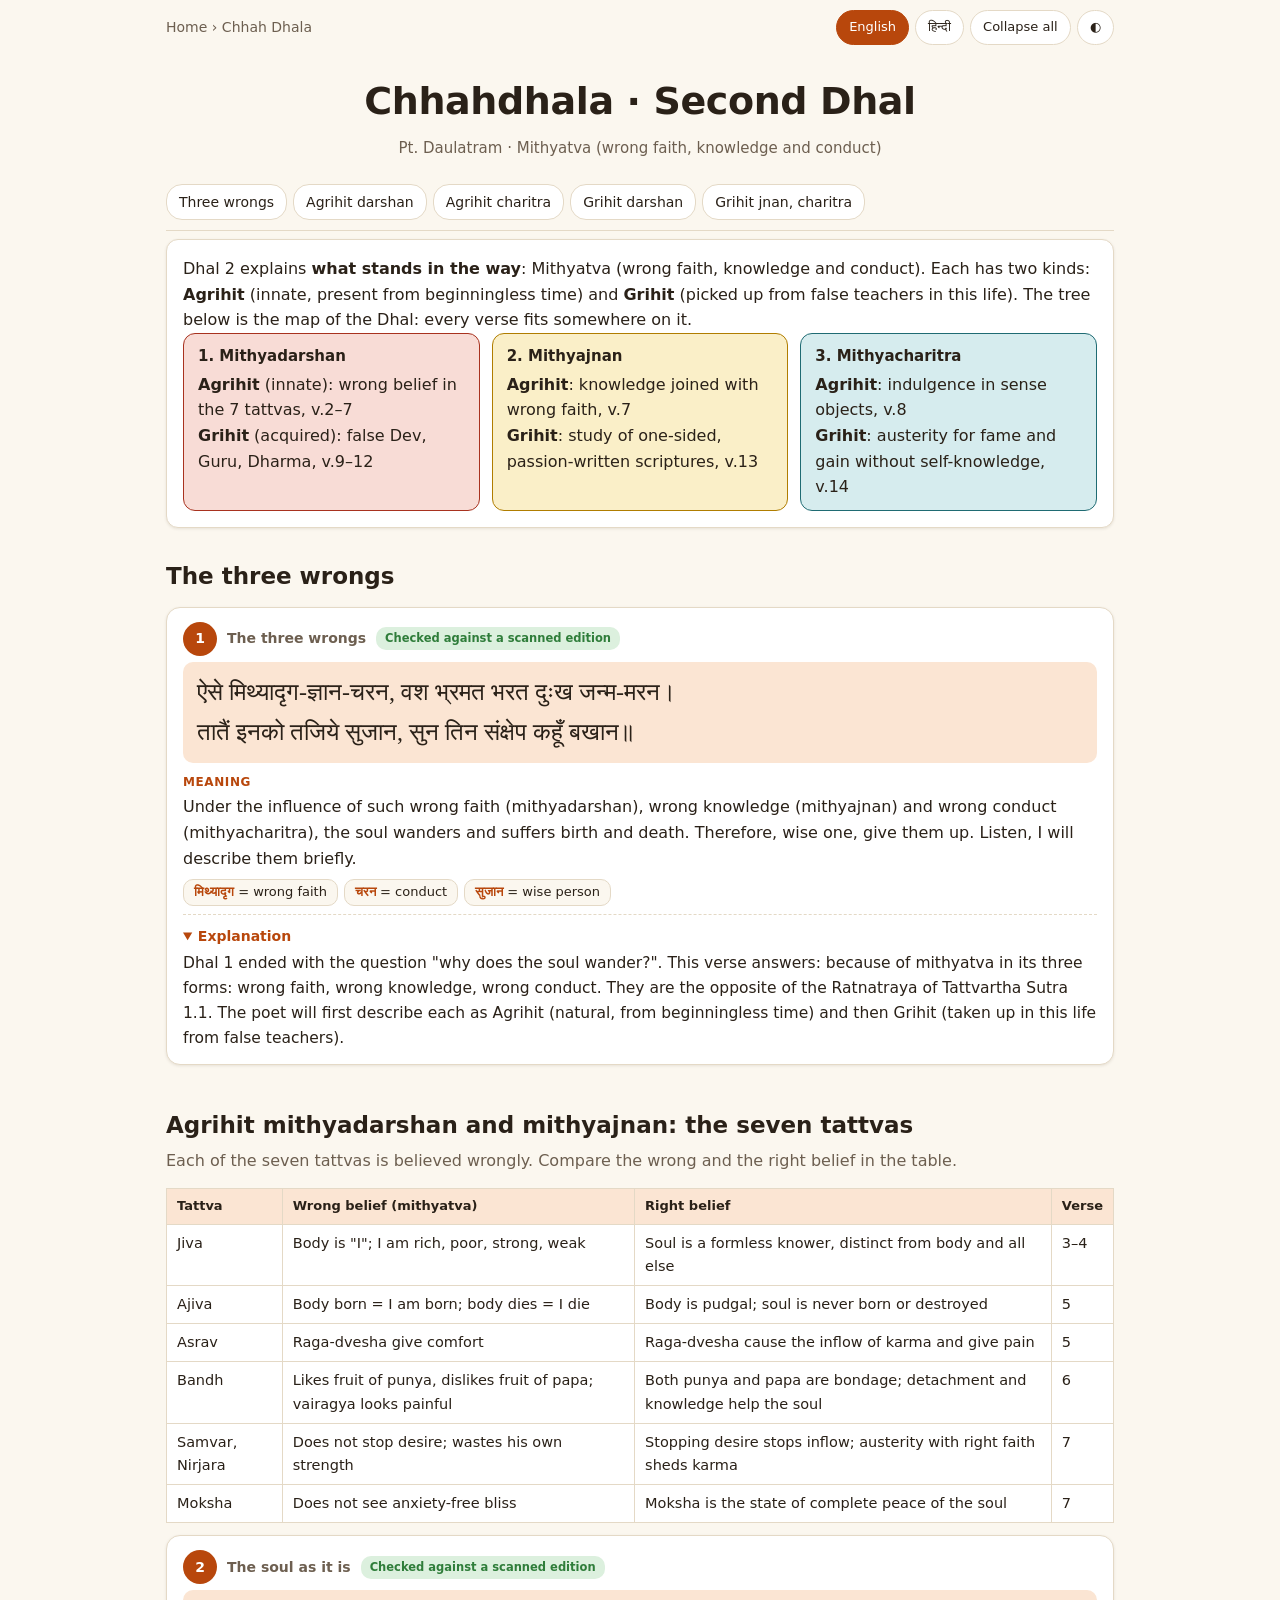
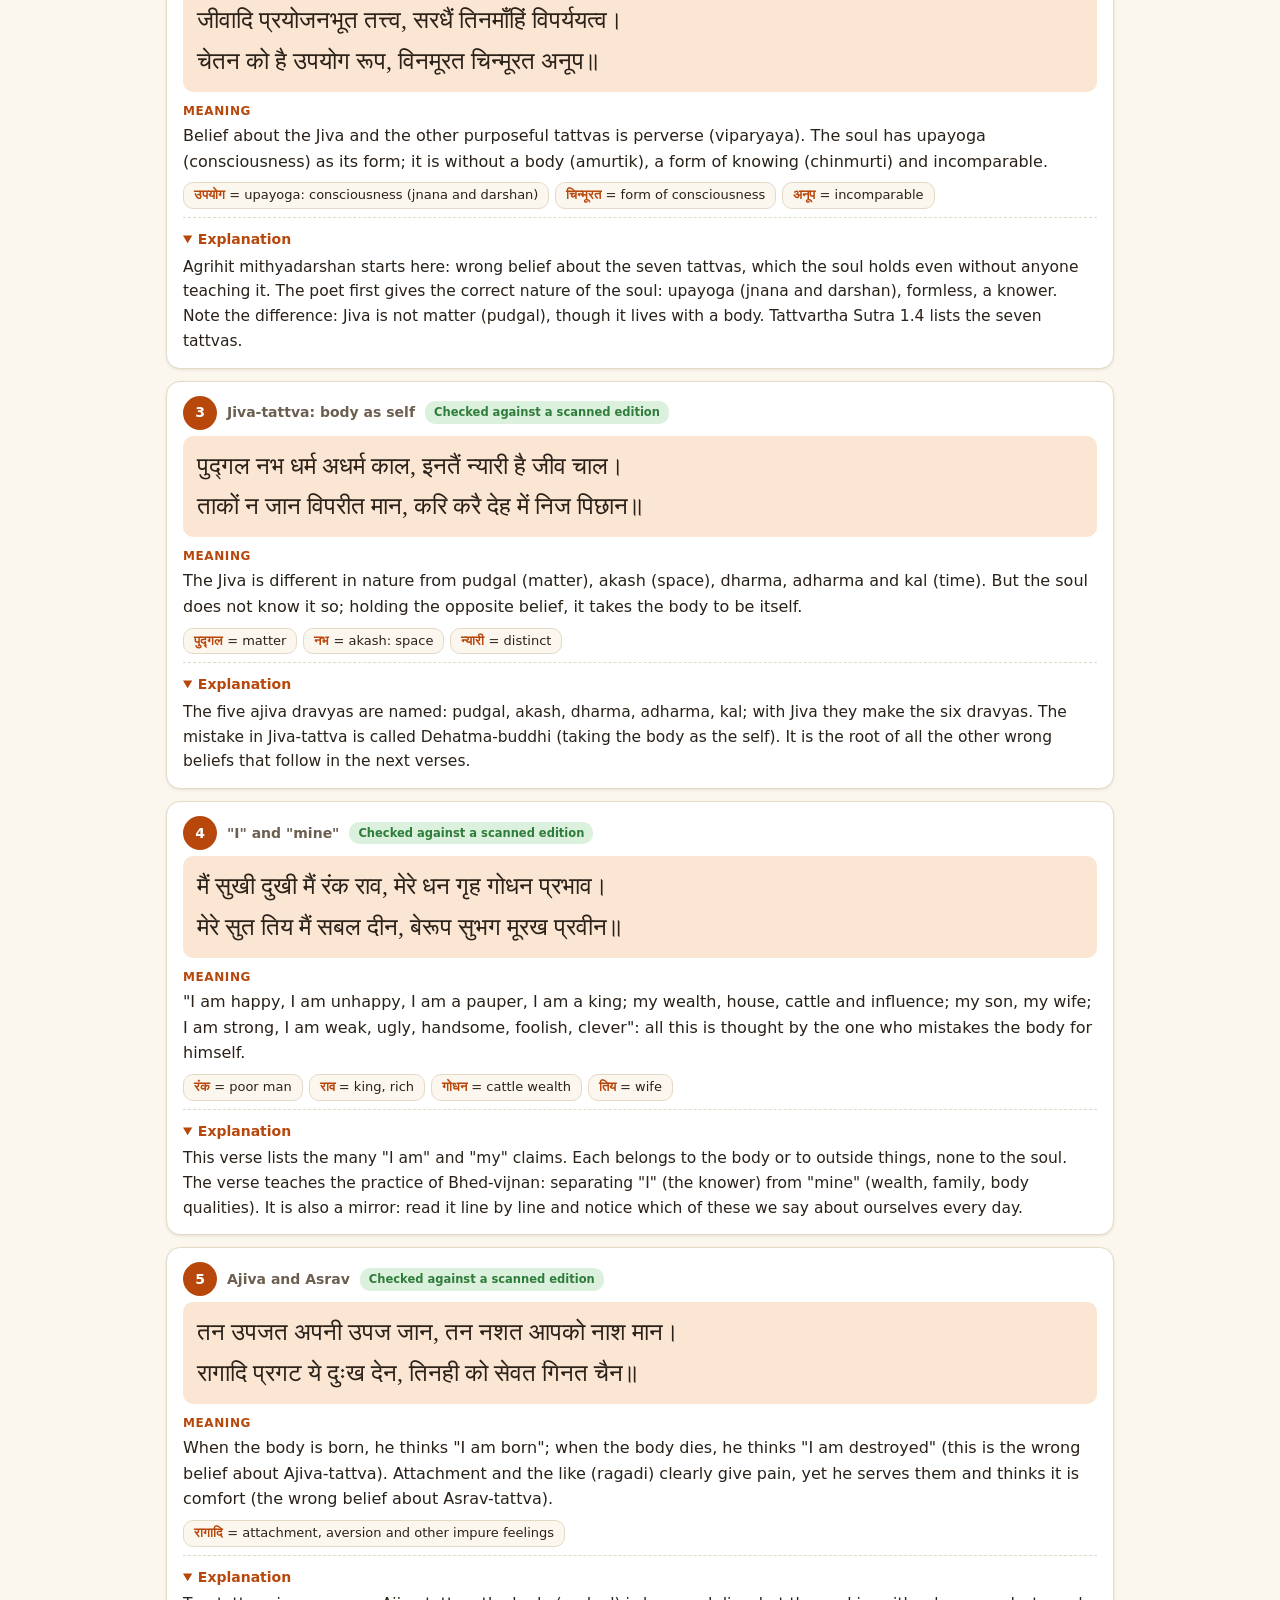
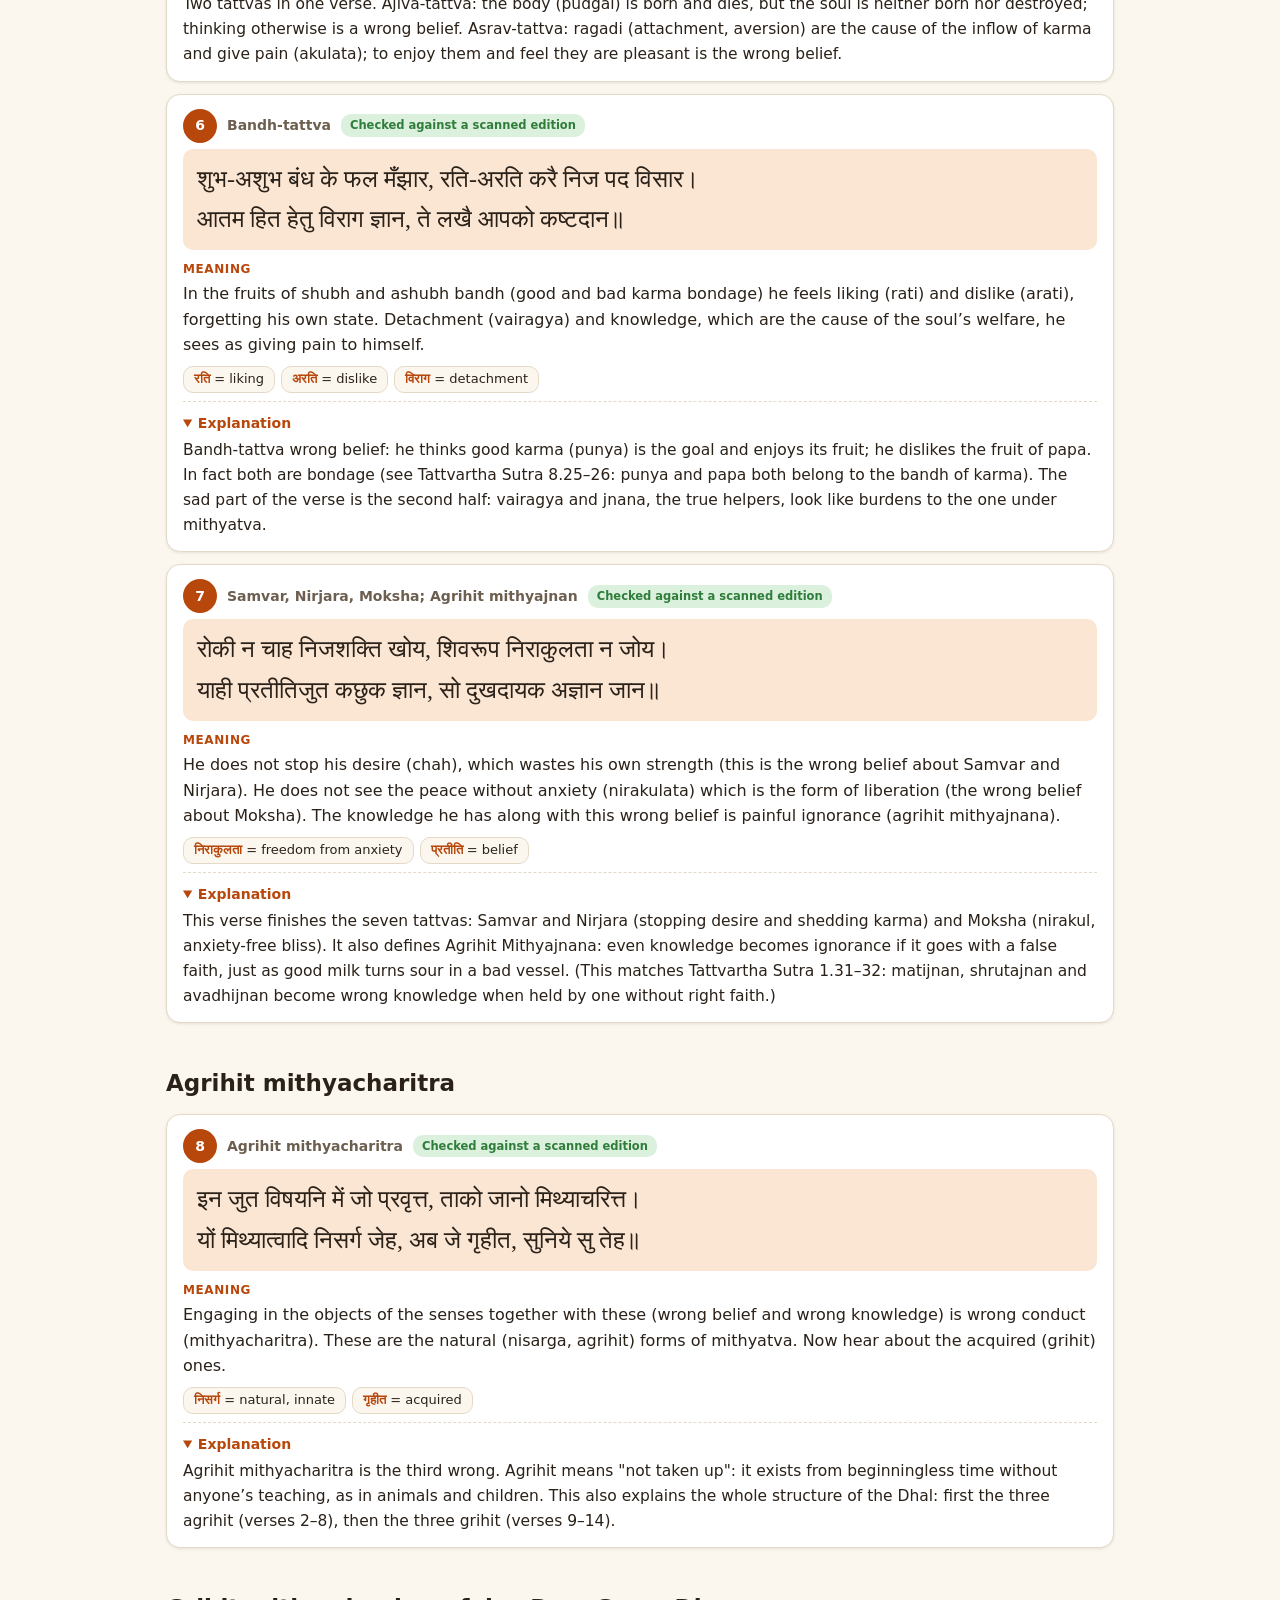
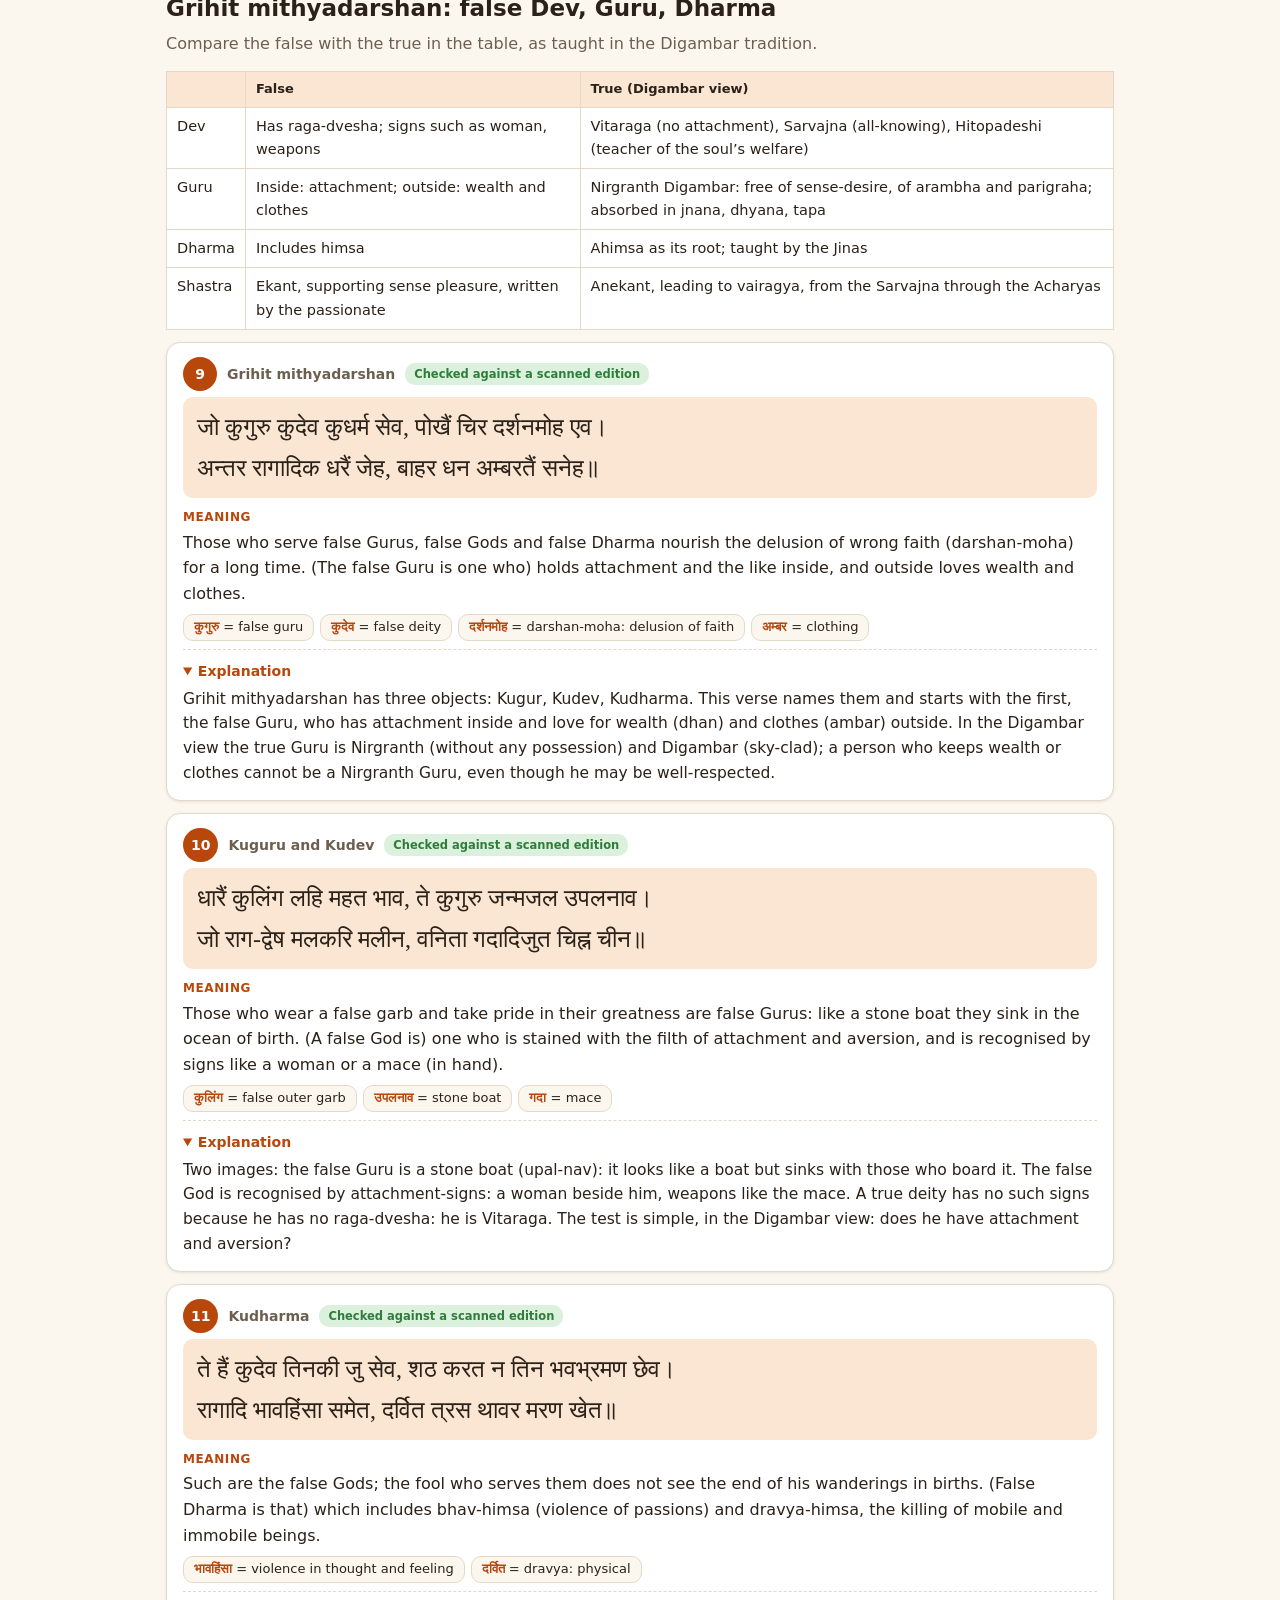
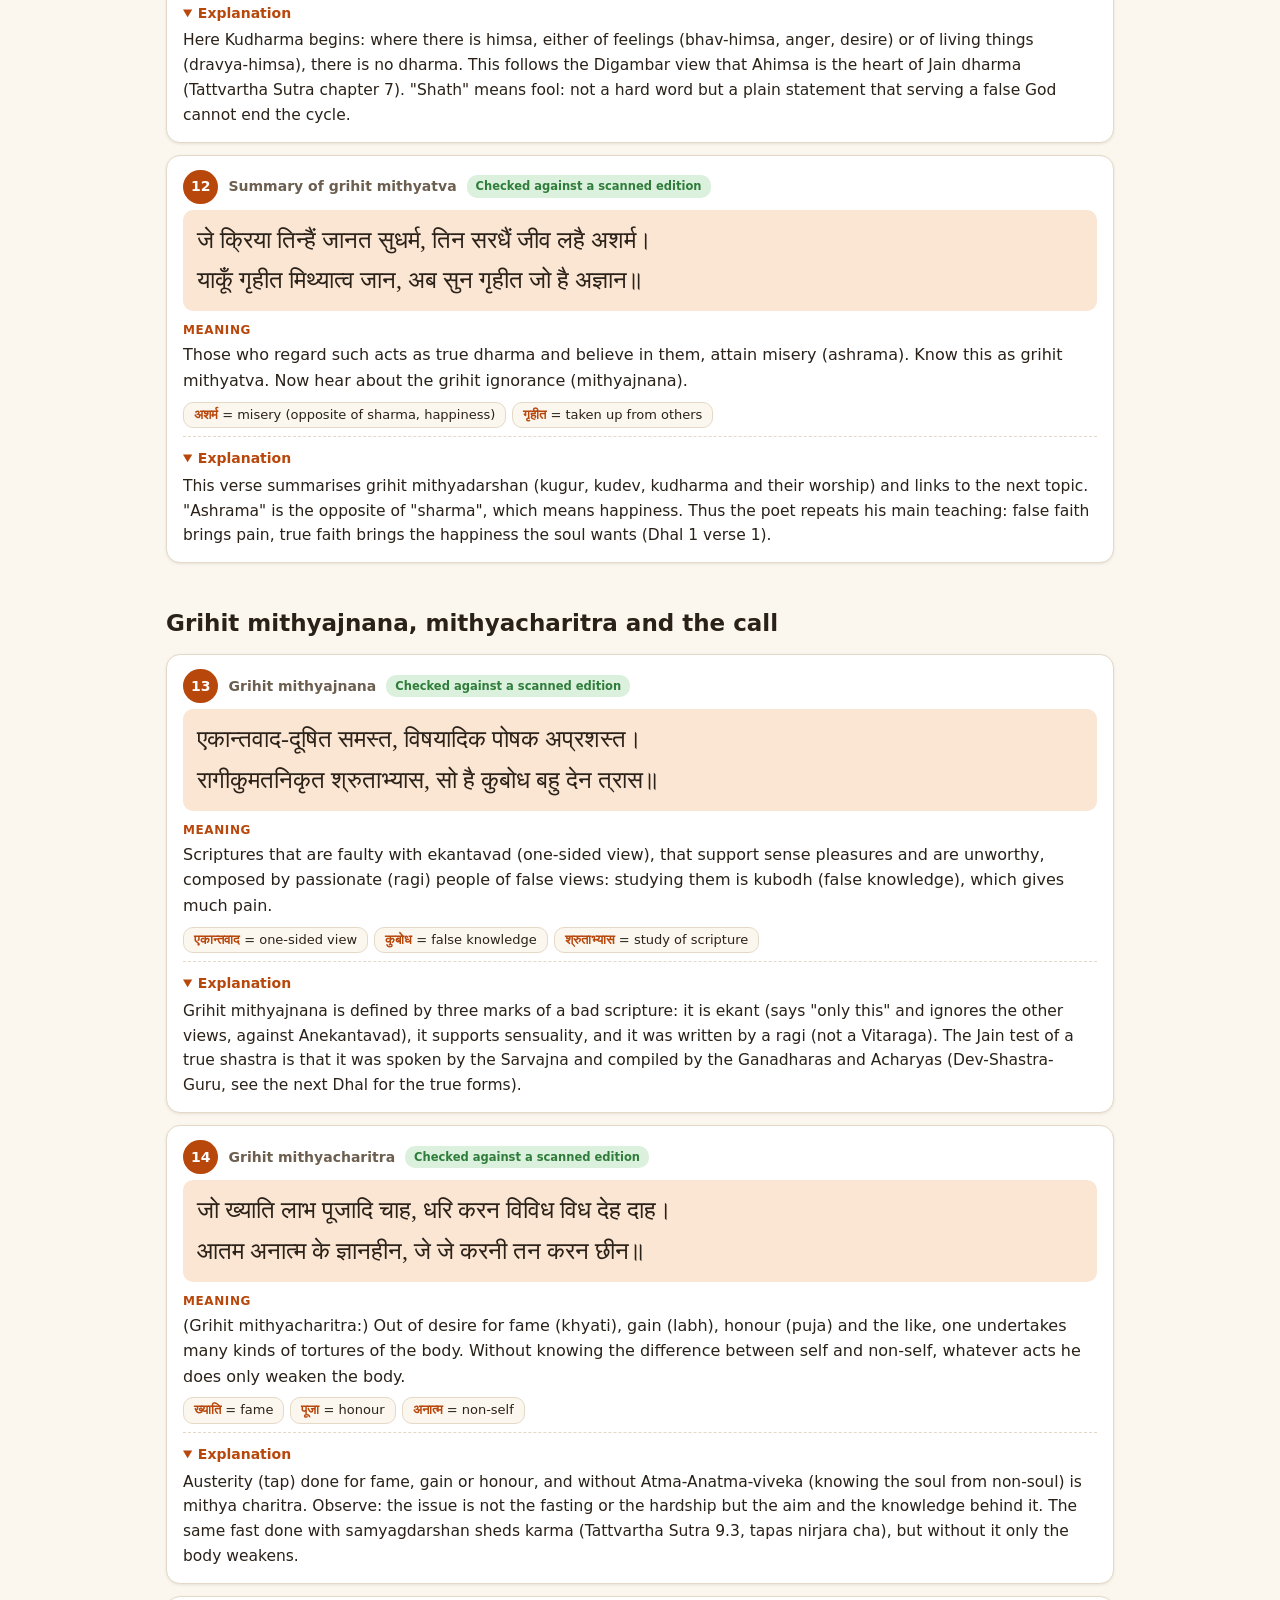
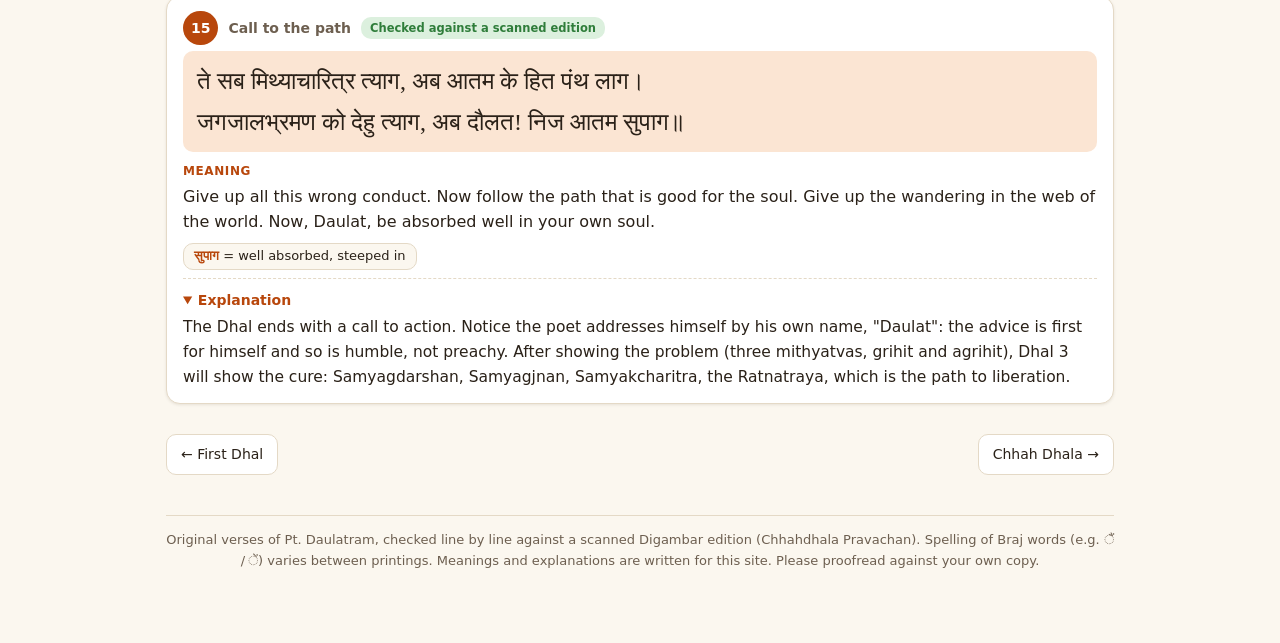
<file: chhah-dhala/dhal-2.html>
<!doctype html>
<html lang="en">
<head>
<meta charset="utf-8">
<meta name="viewport" content="width=device-width, initial-scale=1">
<title data-en="Chhahdhala · Second Dhal – Jindharma" data-hi="छहढाला · दूसरी ढाल – जिनधर्म">Chhahdhala · Second Dhal – Jindharma</title>
<meta name="description" content="Chhahdhala second dhal: original verses, Hindi and English meaning and illustrated explanation.">
<link rel="stylesheet" href="../assets/site.css">
<script src="../assets/site.js"></script>
</head>
<body>
<div class="wrap">
<div class="topbar">
  <div class="crumbs"><a href="../"><span class="en">Home</span><span class="hi">मुख पृष्ठ</span></a> <span>›</span> <a href="../chhah-dhala/"><span class="en">Chhah Dhala</span><span class="hi">छहढाला</span></a></div>
  <div class="tools"><button data-l="en">English</button><button data-l="hi">हिन्दी</button><button id="bExpand"><span class="en">Collapse all</span><span class="hi">सब समेटें</span></button><button id="bTheme" aria-label="Theme">◐</button></div>
</div>
<header class="page"><h1><span class="en">Chhahdhala · Second Dhal</span><span class="hi">छहढाला · दूसरी ढाल</span></h1><p class="by"><span class="en">Pt. Daulatram · Mithyatva (wrong faith, knowledge and conduct)</span><span class="hi">पं. दौलतराम · मिथ्यात्व (मिथ्यादर्शन, ज्ञान, चारित्र)</span></p></header>
<nav class="toc"><a href="#s1"><span class="en">Three wrongs</span><span class="hi">तीन मिथ्यात्व</span></a><a href="#s2"><span class="en">Agrihit darshan</span><span class="hi">अगृहीत दर्शन</span></a><a href="#s3"><span class="en">Agrihit charitra</span><span class="hi">अगृहीत चारित्र</span></a><a href="#s4"><span class="en">Grihit darshan</span><span class="hi">गृहीत दर्शन</span></a><a href="#s5"><span class="en">Grihit jnan, charitra</span><span class="hi">गृहीत ज्ञान, चारित्र</span></a></nav>
<div class="card"><div class="en">Dhal 2 explains <b>what stands in the way</b>: Mithyatva (wrong faith, knowledge and conduct). Each has two kinds: <b>Agrihit</b> (innate, present from beginningless time) and <b>Grihit</b> (picked up from false teachers in this life). The tree below is the map of the Dhal: every verse fits somewhere on it.</div><div class="hi">दूसरी ढाल बताती है कि <b>बाधा क्या है</b>: मिथ्यात्व (मिथ्या श्रद्धा, ज्ञान, चारित्र)। प्रत्येक के दो भेद हैं: <b>अगृहीत</b> (सहज, अनादि से) और <b>गृहीत</b> (इसी जन्म में कुगुरु आदि से ग्रहण किया)। नीचे का वृक्ष इस ढाल का मानचित्र है: हर पद इसमें कहीं बैठता है।</div><div class="grid3"><div class="panel red"><h4><span class="en">1. Mithyadarshan</span><span class="hi">१. मिथ्यादर्शन</span></h4><div class="en"><b>Agrihit</b> (innate): wrong belief in the 7 tattvas, v.2–7<br><b>Grihit</b> (acquired): false Dev, Guru, Dharma, v.9–12</div><div class="hi"><b>अगृहीत</b> (सहज): सात तत्त्वों में विपरीत श्रद्धा, पद 2–7<br><b>गृहीत</b> (ग्रहण किया): कुदेव, कुगुरु, कुधर्म, पद 9–12</div></div><div class="panel gold"><h4><span class="en">2. Mithyajnan</span><span class="hi">२. मिथ्याज्ञान</span></h4><div class="en"><b>Agrihit</b>: knowledge joined with wrong faith, v.7<br><b>Grihit</b>: study of one-sided, passion-written scriptures, v.13</div><div class="hi"><b>अगृहीत</b>: मिथ्या श्रद्धा के साथ ज्ञान, पद 7<br><b>गृहीत</b>: एकांत, रागी-रचित शास्त्रों का अध्ययन, पद 13</div></div><div class="panel teal"><h4><span class="en">3. Mithyacharitra</span><span class="hi">३. मिथ्याचारित्र</span></h4><div class="en"><b>Agrihit</b>: indulgence in sense objects, v.8<br><b>Grihit</b>: austerity for fame and gain without self-knowledge, v.14</div><div class="hi"><b>अगृहीत</b>: विषयों में प्रवृत्ति, पद 8<br><b>गृहीत</b>: आत्म-ज्ञान बिना ख्याति-लाभ हेतु तप, पद 14</div></div></div></div>
<section id="s1"><h2><span class="en">The three wrongs</span><span class="hi">तीन मिथ्यात्व</span></h2><article class="unit" id="s1-1">
<div class="unit-head"><span class="num">1</span><span class="unit-title"><span class="en">The three wrongs</span><span class="hi">तीन मिथ्यात्व</span></span><span class="vbadge ok"><span class="en">Checked against a scanned edition</span><span class="hi">स्कैन किए गए संस्करण से मिलान किया</span></span></div>
<div class="orig hi-txt">ऐसे मिथ्यादृग-ज्ञान-चरन, वश भ्रमत भरत दुःख जन्म-मरन।<br>तातैं इनको तजिये सुजान, सुन तिन संक्षेप कहूँ बखान॥</div>
<span class="lbl"><span class="en">Meaning</span><span class="hi">अर्थ</span></span>
<div class="meaning"><div class="en">Under the influence of such wrong faith (mithyadarshan), wrong knowledge (mithyajnan) and wrong conduct (mithyacharitra), the soul wanders and suffers birth and death. Therefore, wise one, give them up. Listen, I will describe them briefly.</div><div class="hi">ऐसे मिथ्यादर्शन, मिथ्याज्ञान और मिथ्याचारित्र के वश होकर जीव भटकता है और जन्म-मरण के दुःख भरता है। इसलिए हे सुज्ञ, इन्हें छोड़ो। सुनो, मैं इन्हें संक्षेप में बताता हूँ।</div></div>
<div class="terms"><span><b>मिथ्यादृग</b> = <span class="en">wrong faith</span><span class="hi">मिथ्यादर्शन</span></span><span><b>चरन</b> = <span class="en">conduct</span><span class="hi">चारित्र</span></span><span><b>सुजान</b> = <span class="en">wise person</span><span class="hi">ज्ञानी जन</span></span></div>
<details class="ex" open><summary><span class="en">Explanation</span><span class="hi">व्याख्या</span></summary><div class="body"><div class="en">Dhal 1 ended with the question "why does the soul wander?". This verse answers: because of mithyatva in its three forms: wrong faith, wrong knowledge, wrong conduct. They are the opposite of the Ratnatraya of Tattvartha Sutra 1.1. The poet will first describe each as Agrihit (natural, from beginningless time) and then Grihit (taken up in this life from false teachers).</div><div class="hi">पहली ढाल का प्रश्न था: "जीव क्यों भटकता है?" यह पद उत्तर देता है: मिथ्यात्व के तीन रूपों के कारण: मिथ्यादर्शन, मिथ्याज्ञान, मिथ्याचारित्र। ये तत्त्वार्थ सूत्र 1.1 के रत्नत्रय के विपरीत हैं। कवि पहले प्रत्येक को अगृहीत (स्वाभाविक, अनादि से) और फिर गृहीत (इसी जन्म में कुगुरु आदि से ग्रहण किया) रूप में बताएँगे।</div></div></details>

</article></section><section id="s2"><h2><span class="en">Agrihit mithyadarshan and mithyajnan: the seven tattvas</span><span class="hi">अगृहीत मिथ्यादर्शन और मिथ्याज्ञान: सात तत्त्व</span></h2><p class="sub"><span class="en">Each of the seven tattvas is believed wrongly. Compare the wrong and the right belief in the table.</span><span class="hi">सातों तत्त्वों में विपरीत श्रद्धा होती है। सारणी में विपरीत और सही श्रद्धा की तुलना देखें।</span></p><div class="tw"><table><tr><th><span class="en">Tattva</span><span class="hi">तत्त्व</span></th><th><span class="en">Wrong belief (mithyatva)</span><span class="hi">विपरीत श्रद्धा</span></th><th><span class="en">Right belief</span><span class="hi">सही श्रद्धा</span></th><th><span class="en">Verse</span><span class="hi">पद</span></th></tr><tr><td><span class="en">Jiva</span><span class="hi">जीव</span></td><td><span class="en">Body is "I"; I am rich, poor, strong, weak</span><span class="hi">देह ही "मैं"; मैं धनी, निर्धन, बली, दुर्बल</span></td><td><span class="en">Soul is a formless knower, distinct from body and all else</span><span class="hi">आत्मा अमूर्तिक ज्ञायक है, शरीर आदि से भिन्न</span></td><td>3–4</td></tr><tr><td><span class="en">Ajiva</span><span class="hi">अजीव</span></td><td><span class="en">Body born = I am born; body dies = I die</span><span class="hi">शरीर का जन्म = मेरा जन्म; शरीर का मरण = मेरा मरण</span></td><td><span class="en">Body is pudgal; soul is never born or destroyed</span><span class="hi">शरीर पुद्गल है; आत्मा न जन्मती, न मरती</span></td><td>5</td></tr><tr><td><span class="en">Asrav</span><span class="hi">आस्रव</span></td><td><span class="en">Raga-dvesha give comfort</span><span class="hi">राग-द्वेष सुखकारी हैं</span></td><td><span class="en">Raga-dvesha cause the inflow of karma and give pain</span><span class="hi">राग-द्वेष कर्मों का आस्रव कराते और दुःख देते हैं</span></td><td>5</td></tr><tr><td><span class="en">Bandh</span><span class="hi">बंध</span></td><td><span class="en">Likes fruit of punya, dislikes fruit of papa; vairagya looks painful</span><span class="hi">पुण्य-फल में रति, पाप-फल में अरति; वैराग्य कष्टदायक</span></td><td><span class="en">Both punya and papa are bondage; detachment and knowledge help the soul</span><span class="hi">पुण्य-पाप दोनों बंध हैं; वैराग्य-ज्ञान आत्मा के हितकारी</span></td><td>6</td></tr><tr><td><span class="en">Samvar, Nirjara</span><span class="hi">संवर, निर्जरा</span></td><td><span class="en">Does not stop desire; wastes his own strength</span><span class="hi">चाह नहीं रोकता; अपनी शक्ति खोता है</span></td><td><span class="en">Stopping desire stops inflow; austerity with right faith sheds karma</span><span class="hi">चाह रोकने से आस्रव रुकता है; सम्यक् तप से कर्म झड़ते हैं</span></td><td>7</td></tr><tr><td><span class="en">Moksha</span><span class="hi">मोक्ष</span></td><td><span class="en">Does not see anxiety-free bliss</span><span class="hi">निराकुल आनंद को नहीं देखता</span></td><td><span class="en">Moksha is the state of complete peace of the soul</span><span class="hi">मोक्ष आत्मा की पूर्ण शांति की अवस्था है</span></td><td>7</td></tr></table></div><article class="unit" id="s2-2">
<div class="unit-head"><span class="num">2</span><span class="unit-title"><span class="en">The soul as it is</span><span class="hi">आत्मा का सही स्वरूप</span></span><span class="vbadge ok"><span class="en">Checked against a scanned edition</span><span class="hi">स्कैन किए गए संस्करण से मिलान किया</span></span></div>
<div class="orig hi-txt">जीवादि प्रयोजनभूत तत्त्व, सरधैं तिनमाँहिं विपर्ययत्व।<br>चेतन को है उपयोग रूप, विनमूरत चिन्मूरत अनूप॥</div>
<span class="lbl"><span class="en">Meaning</span><span class="hi">अर्थ</span></span>
<div class="meaning"><div class="en">Belief about the Jiva and the other purposeful tattvas is perverse (viparyaya). The soul has upayoga (consciousness) as its form; it is without a body (amurtik), a form of knowing (chinmurti) and incomparable.</div><div class="hi">जीव आदि प्रयोजनभूत तत्त्वों की श्रद्धा में विपरीतता है। (सही स्वरूप यह है:) चेतन का स्वरूप उपयोग है; वह अमूर्तिक (बिना आकार का), चिन्मूर्ति (चैतन्य-मय) और अनुपम है।</div></div>
<div class="terms"><span><b>उपयोग</b> = <span class="en">upayoga: consciousness (jnana and darshan)</span><span class="hi">ज्ञान-दर्शन रूप चेतना</span></span><span><b>चिन्मूरत</b> = <span class="en">form of consciousness</span><span class="hi">चैतन्य-स्वरूप</span></span><span><b>अनूप</b> = <span class="en">incomparable</span><span class="hi">अनुपम</span></span></div>
<details class="ex" open><summary><span class="en">Explanation</span><span class="hi">व्याख्या</span></summary><div class="body"><div class="en">Agrihit mithyadarshan starts here: wrong belief about the seven tattvas, which the soul holds even without anyone teaching it. The poet first gives the correct nature of the soul: upayoga (jnana and darshan), formless, a knower. Note the difference: Jiva is not matter (pudgal), though it lives with a body. Tattvartha Sutra 1.4 lists the seven tattvas.</div><div class="hi">अगृहीत मिथ्यादर्शन यहाँ से आरंभ होता है: सात तत्त्वों के विषय में विपरीत श्रद्धा, जो किसी के सिखाए बिना भी जीव में अनादि से है। कवि पहले आत्मा का सही स्वरूप बताते हैं: उपयोग (ज्ञान-दर्शन) रूप, अमूर्तिक, ज्ञायक। ध्यान दें: जीव पुद्गल नहीं है, यद्यपि शरीर के साथ रहता है। सात तत्त्व तत्त्वार्थ सूत्र 1.4 में गिनाए हैं।</div></div></details>

</article><article class="unit" id="s2-3">
<div class="unit-head"><span class="num">3</span><span class="unit-title"><span class="en">Jiva-tattva: body as self</span><span class="hi">जीव तत्त्व: देह में अपनापन</span></span><span class="vbadge ok"><span class="en">Checked against a scanned edition</span><span class="hi">स्कैन किए गए संस्करण से मिलान किया</span></span></div>
<div class="orig hi-txt">पुद्गल नभ धर्म अधर्म काल, इनतैं न्यारी है जीव चाल।<br>ताकों न जान विपरीत मान, करि करै देह में निज पिछान॥</div>
<span class="lbl"><span class="en">Meaning</span><span class="hi">अर्थ</span></span>
<div class="meaning"><div class="en">The Jiva is different in nature from pudgal (matter), akash (space), dharma, adharma and kal (time). But the soul does not know it so; holding the opposite belief, it takes the body to be itself.</div><div class="hi">पुद्गल, आकाश, धर्म, अधर्म और काल इन सबसे जीव की चाल (स्वभाव) भिन्न है। परंतु जीव इसे नहीं जानता और उलटी मान्यता करके देह में ही अपनापन मानता है।</div></div>
<div class="terms"><span><b>पुद्गल</b> = <span class="en">matter</span><span class="hi">जड़ पदार्थ</span></span><span><b>नभ</b> = <span class="en">akash: space</span><span class="hi">आकाश</span></span><span><b>न्यारी</b> = <span class="en">distinct</span><span class="hi">भिन्न</span></span></div>
<details class="ex" open><summary><span class="en">Explanation</span><span class="hi">व्याख्या</span></summary><div class="body"><div class="en">The five ajiva dravyas are named: pudgal, akash, dharma, adharma, kal; with Jiva they make the six dravyas. The mistake in Jiva-tattva is called Dehatma-buddhi (taking the body as the self). It is the root of all the other wrong beliefs that follow in the next verses.</div><div class="hi">पाँच अजीव द्रव्य गिनाए हैं: पुद्गल, आकाश, धर्म, अधर्म, काल; जीव को मिलाकर छह द्रव्य। जीव तत्त्व की भूल को देहात्म-बुद्धि (देह को ही आत्मा मानना) कहते हैं। यही आगे के सभी मिथ्या विश्वासों की जड़ है।</div></div></details>

</article><article class="unit" id="s2-4">
<div class="unit-head"><span class="num">4</span><span class="unit-title"><span class="en">"I" and "mine"</span><span class="hi">"मैं" और "मेरे"</span></span><span class="vbadge ok"><span class="en">Checked against a scanned edition</span><span class="hi">स्कैन किए गए संस्करण से मिलान किया</span></span></div>
<div class="orig hi-txt">मैं सुखी दुखी मैं रंक राव, मेरे धन गृह गोधन प्रभाव।<br>मेरे सुत तिय मैं सबल दीन, बेरूप सुभग मूरख प्रवीन॥</div>
<span class="lbl"><span class="en">Meaning</span><span class="hi">अर्थ</span></span>
<div class="meaning"><div class="en">"I am happy, I am unhappy, I am a pauper, I am a king; my wealth, house, cattle and influence; my son, my wife; I am strong, I am weak, ugly, handsome, foolish, clever": all this is thought by the one who mistakes the body for himself.</div><div class="hi">"मैं सुखी हूँ, दुखी हूँ, गरीब हूँ, राजा हूँ; मेरे धन, घर, पशु और प्रभाव; मेरे पुत्र, मेरी स्त्री; मैं बलवान हूँ, दुर्बल हूँ, कुरूप हूँ, सुंदर हूँ, मूर्ख हूँ, चतुर हूँ": ऐसा विचार वही करता है जो शरीर को अपना मान बैठा है।</div></div>
<div class="terms"><span><b>रंक</b> = <span class="en">poor man</span><span class="hi">निर्धन</span></span><span><b>राव</b> = <span class="en">king, rich</span><span class="hi">राजा</span></span><span><b>गोधन</b> = <span class="en">cattle wealth</span><span class="hi">गाय-बैल आदि पशुधन</span></span><span><b>तिय</b> = <span class="en">wife</span><span class="hi">स्त्री</span></span></div>
<details class="ex" open><summary><span class="en">Explanation</span><span class="hi">व्याख्या</span></summary><div class="body"><div class="en">This verse lists the many "I am" and "my" claims. Each belongs to the body or to outside things, none to the soul. The verse teaches the practice of Bhed-vijnan: separating "I" (the knower) from "mine" (wealth, family, body qualities). It is also a mirror: read it line by line and notice which of these we say about ourselves every day.</div><div class="hi">यह पद "मैं" और "मेरे" के अनेक दावों की सूची है। ये सब शरीर या बाहरी वस्तुओं के हैं, आत्मा के नहीं। यह भेद-विज्ञान का अभ्यास सिखाता है: "मैं" (ज्ञाता) को "मेरे" (धन, परिवार, शरीर के गुण) से अलग करना। यह दर्पण भी है: एक-एक पंक्ति पढ़कर देखें कि इनमें से कौन-सी बातें हम रोज़ अपने बारे में कहते हैं।</div></div></details>

</article><article class="unit" id="s2-5">
<div class="unit-head"><span class="num">5</span><span class="unit-title"><span class="en">Ajiva and Asrav</span><span class="hi">अजीव और आस्रव</span></span><span class="vbadge ok"><span class="en">Checked against a scanned edition</span><span class="hi">स्कैन किए गए संस्करण से मिलान किया</span></span></div>
<div class="orig hi-txt">तन उपजत अपनी उपज जान, तन नशत आपको नाश मान।<br>रागादि प्रगट ये दुःख देन, तिनही को सेवत गिनत चैन॥</div>
<span class="lbl"><span class="en">Meaning</span><span class="hi">अर्थ</span></span>
<div class="meaning"><div class="en">When the body is born, he thinks "I am born"; when the body dies, he thinks "I am destroyed" (this is the wrong belief about Ajiva-tattva). Attachment and the like (ragadi) clearly give pain, yet he serves them and thinks it is comfort (the wrong belief about Asrav-tattva).</div><div class="hi">शरीर उत्पन्न होता है तो अपनी उत्पत्ति मानता है; शरीर नष्ट होता है तो अपना नाश मानता है (यह अजीव तत्त्व की भूल है)। राग आदि भाव स्पष्ट रूप से दुःख देने वाले हैं, फिर भी उन्हीं का सेवन करता है और उसे चैन मानता है (यह आस्रव तत्त्व की भूल है)।</div></div>
<div class="terms"><span><b>रागादि</b> = <span class="en">attachment, aversion and other impure feelings</span><span class="hi">राग-द्वेष आदि विकारी भाव</span></span></div>
<details class="ex" open><summary><span class="en">Explanation</span><span class="hi">व्याख्या</span></summary><div class="body"><div class="en">Two tattvas in one verse. Ajiva-tattva: the body (pudgal) is born and dies, but the soul is neither born nor destroyed; thinking otherwise is a wrong belief. Asrav-tattva: ragadi (attachment, aversion) are the cause of the inflow of karma and give pain (akulata); to enjoy them and feel they are pleasant is the wrong belief.</div><div class="hi">एक पद में दो तत्त्व। अजीव तत्त्व: शरीर (पुद्गल) उत्पन्न होता और नष्ट होता है, पर आत्मा न उत्पन्न होती है, न नष्ट; ऐसा न मानना भूल है। आस्रव तत्त्व: राग-द्वेष कर्मों के आगमन के कारण हैं और आकुलता (दुःख) देते हैं; उन्हें सुखद मानकर भोगना भूल है।</div></div></details>

</article><article class="unit" id="s2-6">
<div class="unit-head"><span class="num">6</span><span class="unit-title"><span class="en">Bandh-tattva</span><span class="hi">बंध तत्त्व</span></span><span class="vbadge ok"><span class="en">Checked against a scanned edition</span><span class="hi">स्कैन किए गए संस्करण से मिलान किया</span></span></div>
<div class="orig hi-txt">शुभ-अशुभ बंध के फल मँझार, रति-अरति करै निज पद विसार।<br>आतम हित हेतु विराग ज्ञान, ते लखै आपको कष्टदान॥</div>
<span class="lbl"><span class="en">Meaning</span><span class="hi">अर्थ</span></span>
<div class="meaning"><div class="en">In the fruits of shubh and ashubh bandh (good and bad karma bondage) he feels liking (rati) and dislike (arati), forgetting his own state. Detachment (vairagya) and knowledge, which are the cause of the soul’s welfare, he sees as giving pain to himself.</div><div class="hi">शुभ और अशुभ कर्मबंध के फल में वह रति और अरति करता है और अपना निज पद भूल जाता है। आत्महित के कारण वैराग्य और ज्ञान को वह अपने लिए कष्टदायक देखता है।</div></div>
<div class="terms"><span><b>रति</b> = <span class="en">liking</span><span class="hi">राग</span></span><span><b>अरति</b> = <span class="en">dislike</span><span class="hi">द्वेष</span></span><span><b>विराग</b> = <span class="en">detachment</span><span class="hi">वैराग्य</span></span></div>
<details class="ex" open><summary><span class="en">Explanation</span><span class="hi">व्याख्या</span></summary><div class="body"><div class="en">Bandh-tattva wrong belief: he thinks good karma (punya) is the goal and enjoys its fruit; he dislikes the fruit of papa. In fact both are bondage (see Tattvartha Sutra 8.25–26: punya and papa both belong to the bandh of karma). The sad part of the verse is the second half: vairagya and jnana, the true helpers, look like burdens to the one under mithyatva.</div><div class="hi">बंध तत्त्व की भूल: वह पुण्य को लक्ष्य मानकर उसके फल में रति करता है और पाप के फल में अरति। वस्तुतः दोनों बंध हैं (तत्त्वार्थ सूत्र 8.25–26: पुण्य और पाप दोनों कर्म-बंध के ही भेद हैं)। पद का करुण भाग दूसरी पंक्ति है: वैराग्य और ज्ञान, जो सच्चे सहायक हैं, मिथ्यादृष्टि को बोझ लगते हैं।</div></div></details>

</article><article class="unit" id="s2-7">
<div class="unit-head"><span class="num">7</span><span class="unit-title"><span class="en">Samvar, Nirjara, Moksha; Agrihit mithyajnan</span><span class="hi">संवर, निर्जरा, मोक्ष; अगृहीत मिथ्याज्ञान</span></span><span class="vbadge ok"><span class="en">Checked against a scanned edition</span><span class="hi">स्कैन किए गए संस्करण से मिलान किया</span></span></div>
<div class="orig hi-txt">रोकी न चाह निजशक्ति खोय, शिवरूप निराकुलता न जोय।<br>याही प्रतीतिजुत कछुक ज्ञान, सो दुखदायक अज्ञान जान॥</div>
<span class="lbl"><span class="en">Meaning</span><span class="hi">अर्थ</span></span>
<div class="meaning"><div class="en">He does not stop his desire (chah), which wastes his own strength (this is the wrong belief about Samvar and Nirjara). He does not see the peace without anxiety (nirakulata) which is the form of liberation (the wrong belief about Moksha). The knowledge he has along with this wrong belief is painful ignorance (agrihit mithyajnana).</div><div class="hi">वह चाह को रोकता नहीं, जिससे अपनी शक्ति खोता है (संवर और निर्जरा की भूल)। मोक्ष का स्वरूप जो निराकुलता है, उसे नहीं देखता (मोक्ष तत्त्व की भूल)। इसी विपरीत श्रद्धा के साथ जो थोड़ा-बहुत ज्ञान है, वह दुःख देने वाला अज्ञान (अगृहीत मिथ्याज्ञान) जानो।</div></div>
<div class="terms"><span><b>निराकुलता</b> = <span class="en">freedom from anxiety</span><span class="hi">आकुलता का अभाव</span></span><span><b>प्रतीति</b> = <span class="en">belief</span><span class="hi">श्रद्धा</span></span></div>
<details class="ex" open><summary><span class="en">Explanation</span><span class="hi">व्याख्या</span></summary><div class="body"><div class="en">This verse finishes the seven tattvas: Samvar and Nirjara (stopping desire and shedding karma) and Moksha (nirakul, anxiety-free bliss). It also defines Agrihit Mithyajnana: even knowledge becomes ignorance if it goes with a false faith, just as good milk turns sour in a bad vessel. (This matches Tattvartha Sutra 1.31–32: matijnan, shrutajnan and avadhijnan become wrong knowledge when held by one without right faith.)</div><div class="hi">यह पद सात तत्त्वों की भूलें पूरी करता है: संवर-निर्जरा (चाह रोकना और कर्म झड़ाना) और मोक्ष (निराकुल आनंद)। साथ ही अगृहीत मिथ्याज्ञान का लक्षण भी देता है: मिथ्या श्रद्धा के साथ ज्ञान भी अज्ञान हो जाता है, जैसे अच्छा दूध खराब बर्तन में फट जाता है। (यह तत्त्वार्थ सूत्र 1.31–32 से मेल खाता है: मिथ्यादृष्टि का मति, श्रुत और अवधि ज्ञान विपरीत हो जाता है।)</div></div></details>

</article></section><section id="s3"><h2><span class="en">Agrihit mithyacharitra</span><span class="hi">अगृहीत मिथ्याचारित्र</span></h2><article class="unit" id="s3-8">
<div class="unit-head"><span class="num">8</span><span class="unit-title"><span class="en">Agrihit mithyacharitra</span><span class="hi">अगृहीत मिथ्याचारित्र</span></span><span class="vbadge ok"><span class="en">Checked against a scanned edition</span><span class="hi">स्कैन किए गए संस्करण से मिलान किया</span></span></div>
<div class="orig hi-txt">इन जुत विषयनि में जो प्रवृत्त, ताको जानो मिथ्याचरित्त।<br>यों मिथ्यात्वादि निसर्ग जेह, अब जे गृहीत, सुनिये सु तेह॥</div>
<span class="lbl"><span class="en">Meaning</span><span class="hi">अर्थ</span></span>
<div class="meaning"><div class="en">Engaging in the objects of the senses together with these (wrong belief and wrong knowledge) is wrong conduct (mithyacharitra). These are the natural (nisarga, agrihit) forms of mithyatva. Now hear about the acquired (grihit) ones.</div><div class="hi">इन (मिथ्या श्रद्धा और ज्ञान) के साथ विषयों में प्रवृत्ति करना मिथ्याचारित्र जानो। ये मिथ्यात्व आदि स्वाभाविक (निसर्गज, अगृहीत) हैं। अब जो गृहीत (ग्रहण किए हुए) हैं, उन्हें सुनो।</div></div>
<div class="terms"><span><b>निसर्ग</b> = <span class="en">natural, innate</span><span class="hi">स्वभाव से, सहज</span></span><span><b>गृहीत</b> = <span class="en">acquired</span><span class="hi">ग्रहण किया हुआ</span></span></div>
<details class="ex" open><summary><span class="en">Explanation</span><span class="hi">व्याख्या</span></summary><div class="body"><div class="en">Agrihit mithyacharitra is the third wrong. Agrihit means "not taken up": it exists from beginningless time without anyone’s teaching, as in animals and children. This also explains the whole structure of the Dhal: first the three agrihit (verses 2–8), then the three grihit (verses 9–14).</div><div class="hi">अगृहीत मिथ्याचारित्र तीसरी भूल है। अगृहीत का अर्थ है "बिना ग्रहण किए": यह अनादि से बिना किसी के सिखाए है, जैसा पशुओं और बच्चों में दिखता है। इससे पूरी ढाल की रचना भी स्पष्ट होती है: पहले तीनों अगृहीत (पद 2–8), फिर तीनों गृहीत (पद 9–14)।</div></div></details>

</article></section><section id="s4"><h2><span class="en">Grihit mithyadarshan: false Dev, Guru, Dharma</span><span class="hi">गृहीत मिथ्यादर्शन: कुदेव, कुगुरु, कुधर्म</span></h2><p class="sub"><span class="en">Compare the false with the true in the table, as taught in the Digambar tradition.</span><span class="hi">सारणी में दिगंबर परंपरा के अनुसार झूठे और सच्चे की तुलना देखें।</span></p><div class="tw"><table><tr><th><span class="en"></span><span class="hi"></span></th><th><span class="en">False</span><span class="hi">झूठा</span></th><th><span class="en">True (Digambar view)</span><span class="hi">सच्चा (दिगंबर मान्यता)</span></th></tr><tr><td><span class="en">Dev</span><span class="hi">देव</span></td><td><span class="en">Has raga-dvesha; signs such as woman, weapons</span><span class="hi">राग-द्वेष सहित; स्त्री, शस्त्र आदि चिह्न</span></td><td><span class="en">Vitaraga (no attachment), Sarvajna (all-knowing), Hitopadeshi (teacher of the soul’s welfare)</span><span class="hi">वीतराग, सर्वज्ञ, हितोपदेशी</span></td></tr><tr><td><span class="en">Guru</span><span class="hi">गुरु</span></td><td><span class="en">Inside: attachment; outside: wealth and clothes</span><span class="hi">भीतर राग; बाहर धन और वस्त्र</span></td><td><span class="en">Nirgranth Digambar: free of sense-desire, of arambha and parigraha; absorbed in jnana, dhyana, tapa</span><span class="hi">निर्ग्रंथ दिगंबर: विषयाशा, आरंभ-परिग्रह रहित; ज्ञान-ध्यान-तप में लीन</span></td></tr><tr><td><span class="en">Dharma</span><span class="hi">धर्म</span></td><td><span class="en">Includes himsa</span><span class="hi">हिंसा सहित</span></td><td><span class="en">Ahimsa as its root; taught by the Jinas</span><span class="hi">अहिंसा मूल; जिनेन्द्र-कथित</span></td></tr><tr><td><span class="en">Shastra</span><span class="hi">शास्त्र</span></td><td><span class="en">Ekant, supporting sense pleasure, written by the passionate</span><span class="hi">एकांत, विषय-पोषक, रागी-रचित</span></td><td><span class="en">Anekant, leading to vairagya, from the Sarvajna through the Acharyas</span><span class="hi">अनेकांत, वैराग्य-वर्धक, सर्वज्ञ से आचार्य-परंपरा द्वारा आगत</span></td></tr></table></div><article class="unit" id="s4-9">
<div class="unit-head"><span class="num">9</span><span class="unit-title"><span class="en">Grihit mithyadarshan</span><span class="hi">गृहीत मिथ्यादर्शन</span></span><span class="vbadge ok"><span class="en">Checked against a scanned edition</span><span class="hi">स्कैन किए गए संस्करण से मिलान किया</span></span></div>
<div class="orig hi-txt">जो कुगुरु कुदेव कुधर्म सेव, पोखैं चिर दर्शनमोह एव।<br>अन्तर रागादिक धरैं जेह, बाहर धन अम्बरतैं सनेह॥</div>
<span class="lbl"><span class="en">Meaning</span><span class="hi">अर्थ</span></span>
<div class="meaning"><div class="en">Those who serve false Gurus, false Gods and false Dharma nourish the delusion of wrong faith (darshan-moha) for a long time. (The false Guru is one who) holds attachment and the like inside, and outside loves wealth and clothes.</div><div class="hi">जो कुगुरु, कुदेव और कुधर्म की सेवा करते हैं, वे दर्शनमोह (मिथ्या श्रद्धा) को चिरकाल तक पोषण देते हैं। (कुगुरु वे हैं) जो भीतर राग आदि धारण करते हैं और बाहर धन तथा वस्त्र से स्नेह रखते हैं।</div></div>
<div class="terms"><span><b>कुगुरु</b> = <span class="en">false guru</span><span class="hi">झूठा गुरु</span></span><span><b>कुदेव</b> = <span class="en">false deity</span><span class="hi">झूठा देव</span></span><span><b>दर्शनमोह</b> = <span class="en">darshan-moha: delusion of faith</span><span class="hi">श्रद्धा का मोह</span></span><span><b>अम्बर</b> = <span class="en">clothing</span><span class="hi">वस्त्र</span></span></div>
<details class="ex" open><summary><span class="en">Explanation</span><span class="hi">व्याख्या</span></summary><div class="body"><div class="en">Grihit mithyadarshan has three objects: Kugur, Kudev, Kudharma. This verse names them and starts with the first, the false Guru, who has attachment inside and love for wealth (dhan) and clothes (ambar) outside. In the Digambar view the true Guru is Nirgranth (without any possession) and Digambar (sky-clad); a person who keeps wealth or clothes cannot be a Nirgranth Guru, even though he may be well-respected.</div><div class="hi">गृहीत मिथ्यादर्शन के तीन विषय हैं: कुगुरु, कुदेव, कुधर्म। यह पद तीनों का नाम लेकर पहले कुगुरु का लक्षण देता है: भीतर राग, और बाहर धन तथा वस्त्र से स्नेह। दिगंबर परंपरा में सच्चे गुरु निर्ग्रंथ (परिग्रह-रहित) और दिगंबर होते हैं; जो धन या वस्त्र रखे वह निर्ग्रंथ गुरु नहीं हो सकता, भले ही वह सम्माननीय हो।</div></div></details>

</article><article class="unit" id="s4-10">
<div class="unit-head"><span class="num">10</span><span class="unit-title"><span class="en">Kuguru and Kudev</span><span class="hi">कुगुरु और कुदेव</span></span><span class="vbadge ok"><span class="en">Checked against a scanned edition</span><span class="hi">स्कैन किए गए संस्करण से मिलान किया</span></span></div>
<div class="orig hi-txt">धारैं कुलिंग लहि महत भाव, ते कुगुरु जन्मजल उपलनाव।<br>जो राग-द्वेष मलकरि मलीन, वनिता गदादिजुत चिह्न चीन॥</div>
<span class="lbl"><span class="en">Meaning</span><span class="hi">अर्थ</span></span>
<div class="meaning"><div class="en">Those who wear a false garb and take pride in their greatness are false Gurus: like a stone boat they sink in the ocean of birth. (A false God is) one who is stained with the filth of attachment and aversion, and is recognised by signs like a woman or a mace (in hand).</div><div class="hi">जो कुलिंग (झूठा वेष) धारण करके अपने को महान मानते हैं वे कुगुरु हैं; वे पत्थर की नाव की तरह संसार-सागर में डूबते हैं। (कुदेव वे हैं) जो राग-द्वेष रूपी मैल से मलिन हैं और स्त्री, गदा आदि चिह्नों से पहचाने जाते हैं।</div></div>
<div class="terms"><span><b>कुलिंग</b> = <span class="en">false outer garb</span><span class="hi">झूठा वेष</span></span><span><b>उपलनाव</b> = <span class="en">stone boat</span><span class="hi">पत्थर की नाव</span></span><span><b>गदा</b> = <span class="en">mace</span><span class="hi">गदा</span></span></div>
<details class="ex" open><summary><span class="en">Explanation</span><span class="hi">व्याख्या</span></summary><div class="body"><div class="en">Two images: the false Guru is a stone boat (upal-nav): it looks like a boat but sinks with those who board it. The false God is recognised by attachment-signs: a woman beside him, weapons like the mace. A true deity has no such signs because he has no raga-dvesha: he is Vitaraga. The test is simple, in the Digambar view: does he have attachment and aversion?</div><div class="hi">दो उपमाएँ: कुगुरु पत्थर की नाव (उपलनाव) है: दिखने में नाव, पर चढ़ने वालों को लेकर डूबती है। कुदेव राग के चिह्नों से पहचाना जाता है: साथ में स्त्री, हाथ में गदा-शस्त्र। सच्चे देव में ऐसे चिह्न नहीं होते, क्योंकि वे राग-द्वेष रहित, वीतराग हैं। दिगंबर दृष्टि में कसौटी सरल है: क्या उनमें राग-द्वेष है?</div></div></details>

</article><article class="unit" id="s4-11">
<div class="unit-head"><span class="num">11</span><span class="unit-title"><span class="en">Kudharma</span><span class="hi">कुधर्म</span></span><span class="vbadge ok"><span class="en">Checked against a scanned edition</span><span class="hi">स्कैन किए गए संस्करण से मिलान किया</span></span></div>
<div class="orig hi-txt">ते हैं कुदेव तिनकी जु सेव, शठ करत न तिन भवभ्रमण छेव।<br>रागादि भावहिंसा समेत, दर्वित त्रस थावर मरण खेत॥</div>
<span class="lbl"><span class="en">Meaning</span><span class="hi">अर्थ</span></span>
<div class="meaning"><div class="en">Such are the false Gods; the fool who serves them does not see the end of his wanderings in births. (False Dharma is that) which includes bhav-himsa (violence of passions) and dravya-himsa, the killing of mobile and immobile beings.</div><div class="hi">वे कुदेव हैं; उनकी सेवा करने वाला मूर्ख अपने भव-भ्रमण का अंत नहीं पाता। (कुधर्म वह है) जिसमें रागादि भाव-हिंसा और त्रस-स्थावर जीवों का घात (द्रव्य-हिंसा) हो।</div></div>
<div class="terms"><span><b>भावहिंसा</b> = <span class="en">violence in thought and feeling</span><span class="hi">भाव में हिंसा</span></span><span><b>दर्वित</b> = <span class="en">dravya: physical</span><span class="hi">द्रव्य रूप</span></span></div>
<details class="ex" open><summary><span class="en">Explanation</span><span class="hi">व्याख्या</span></summary><div class="body"><div class="en">Here Kudharma begins: where there is himsa, either of feelings (bhav-himsa, anger, desire) or of living things (dravya-himsa), there is no dharma. This follows the Digambar view that Ahimsa is the heart of Jain dharma (Tattvartha Sutra chapter 7). "Shath" means fool: not a hard word but a plain statement that serving a false God cannot end the cycle.</div><div class="hi">यहाँ कुधर्म शुरू होता है: जहाँ हिंसा है, भाव-हिंसा (क्रोध, चाह) या द्रव्य-हिंसा (जीवघात), वहाँ धर्म नहीं। यह दिगंबर मान्यता के अनुरूप है कि अहिंसा जैन धर्म का हृदय है (तत्त्वार्थ सूत्र अध्याय 7)। "शठ" यानी मूर्ख: यह कठोर शब्द नहीं, सीधा कथन है कि कुदेव की सेवा से संसार-चक्र नहीं रुक सकता।</div></div></details>

</article><article class="unit" id="s4-12">
<div class="unit-head"><span class="num">12</span><span class="unit-title"><span class="en">Summary of grihit mithyatva</span><span class="hi">गृहीत मिथ्यात्व का सार</span></span><span class="vbadge ok"><span class="en">Checked against a scanned edition</span><span class="hi">स्कैन किए गए संस्करण से मिलान किया</span></span></div>
<div class="orig hi-txt">जे क्रिया तिन्हैं जानत सुधर्म, तिन सरधैं जीव लहै अशर्म।<br>याकूँ गृहीत मिथ्यात्व जान, अब सुन गृहीत जो है अज्ञान॥</div>
<span class="lbl"><span class="en">Meaning</span><span class="hi">अर्थ</span></span>
<div class="meaning"><div class="en">Those who regard such acts as true dharma and believe in them, attain misery (ashrama). Know this as grihit mithyatva. Now hear about the grihit ignorance (mithyajnana).</div><div class="hi">जो ऐसी क्रियाओं को सच्चा धर्म मानते और उनमें श्रद्धा करते हैं, वे दुःख (अशर्म) पाते हैं। इसे गृहीत मिथ्यात्व जानो। अब गृहीत अज्ञान (मिथ्याज्ञान) सुनो।</div></div>
<div class="terms"><span><b>अशर्म</b> = <span class="en">misery (opposite of sharma, happiness)</span><span class="hi">दुःख</span></span><span><b>गृहीत</b> = <span class="en">taken up from others</span><span class="hi">दूसरों से ग्रहण किया</span></span></div>
<details class="ex" open><summary><span class="en">Explanation</span><span class="hi">व्याख्या</span></summary><div class="body"><div class="en">This verse summarises grihit mithyadarshan (kugur, kudev, kudharma and their worship) and links to the next topic. "Ashrama" is the opposite of "sharma", which means happiness. Thus the poet repeats his main teaching: false faith brings pain, true faith brings the happiness the soul wants (Dhal 1 verse 1).</div><div class="hi">यह पद गृहीत मिथ्यादर्शन (कुगुरु, कुदेव, कुधर्म और उनकी सेवा) का सार कहता है और अगले विषय को जोड़ता है। "अशर्म" "शर्म" (सुख) का विपरीत है। इस प्रकार कवि अपनी मुख्य शिक्षा दोहराते हैं: मिथ्या श्रद्धा से दुःख मिलता है, सच्ची श्रद्धा से वह सुख जो आत्मा चाहती है (पहली ढाल, पद 1)।</div></div></details>

</article></section><section id="s5"><h2><span class="en">Grihit mithyajnana, mithyacharitra and the call</span><span class="hi">गृहीत मिथ्याज्ञान, मिथ्याचारित्र और आह्वान</span></h2><article class="unit" id="s5-13">
<div class="unit-head"><span class="num">13</span><span class="unit-title"><span class="en">Grihit mithyajnana</span><span class="hi">गृहीत मिथ्याज्ञान</span></span><span class="vbadge ok"><span class="en">Checked against a scanned edition</span><span class="hi">स्कैन किए गए संस्करण से मिलान किया</span></span></div>
<div class="orig hi-txt">एकान्तवाद-दूषित समस्त, विषयादिक पोषक अप्रशस्त।<br>रागीकुमतनिकृत श्रुताभ्यास, सो है कुबोध बहु देन त्रास॥</div>
<span class="lbl"><span class="en">Meaning</span><span class="hi">अर्थ</span></span>
<div class="meaning"><div class="en">Scriptures that are faulty with ekantavad (one-sided view), that support sense pleasures and are unworthy, composed by passionate (ragi) people of false views: studying them is kubodh (false knowledge), which gives much pain.</div><div class="hi">जो शास्त्र एकांतवाद से दूषित हैं, विषय-भोग के पोषक और अप्रशस्त हैं, तथा रागी कुमतियों द्वारा रचे गए हैं, उनका अध्ययन कुबोध (मिथ्याज्ञान) है, जो बहुत दुःख देने वाला है।</div></div>
<div class="terms"><span><b>एकान्तवाद</b> = <span class="en">one-sided view</span><span class="hi">एकपक्षीय मान्यता</span></span><span><b>कुबोध</b> = <span class="en">false knowledge</span><span class="hi">मिथ्याज्ञान</span></span><span><b>श्रुताभ्यास</b> = <span class="en">study of scripture</span><span class="hi">शास्त्र-अध्ययन</span></span></div>
<details class="ex" open><summary><span class="en">Explanation</span><span class="hi">व्याख्या</span></summary><div class="body"><div class="en">Grihit mithyajnana is defined by three marks of a bad scripture: it is ekant (says "only this" and ignores the other views, against Anekantavad), it supports sensuality, and it was written by a ragi (not a Vitaraga). The Jain test of a true shastra is that it was spoken by the Sarvajna and compiled by the Ganadharas and Acharyas (Dev-Shastra-Guru, see the next Dhal for the true forms).</div><div class="hi">गृहीत मिथ्याज्ञान की तीन पहचान बताई हैं: एकांत (केवल एक पक्ष मानना, अनेकांत के विरुद्ध), विषय-भोग का पोषण, और रागी (वीतराग नहीं) द्वारा रचित। जैन कसौटी यह है कि सच्चा शास्त्र सर्वज्ञ का कहा और गणधर-आचार्यों द्वारा संकलित हो (सच्चे देव-शास्त्र-गुरु का स्वरूप अगली ढाल में है)।</div></div></details>

</article><article class="unit" id="s5-14">
<div class="unit-head"><span class="num">14</span><span class="unit-title"><span class="en">Grihit mithyacharitra</span><span class="hi">गृहीत मिथ्याचारित्र</span></span><span class="vbadge ok"><span class="en">Checked against a scanned edition</span><span class="hi">स्कैन किए गए संस्करण से मिलान किया</span></span></div>
<div class="orig hi-txt">जो ख्याति लाभ पूजादि चाह, धरि करन विविध विध देह दाह।<br>आतम अनात्म के ज्ञानहीन, जे जे करनी तन करन छीन॥</div>
<span class="lbl"><span class="en">Meaning</span><span class="hi">अर्थ</span></span>
<div class="meaning"><div class="en">(Grihit mithyacharitra:) Out of desire for fame (khyati), gain (labh), honour (puja) and the like, one undertakes many kinds of tortures of the body. Without knowing the difference between self and non-self, whatever acts he does only weaken the body.</div><div class="hi">(गृहीत मिथ्याचारित्र:) ख्याति, लाभ, पूजा आदि की चाह से अनेक प्रकार से शरीर को कष्ट देने वाले आचरण करता है। आत्मा और अनात्मा के ज्ञान के बिना वह जो-जो क्रियाएँ करता है, वे केवल देह को क्षीण करती हैं।</div></div>
<div class="terms"><span><b>ख्याति</b> = <span class="en">fame</span><span class="hi">यश</span></span><span><b>पूजा</b> = <span class="en">honour</span><span class="hi">सम्मान</span></span><span><b>अनात्म</b> = <span class="en">non-self</span><span class="hi">आत्मा से भिन्न</span></span></div>
<details class="ex" open><summary><span class="en">Explanation</span><span class="hi">व्याख्या</span></summary><div class="body"><div class="en">Austerity (tap) done for fame, gain or honour, and without Atma-Anatma-viveka (knowing the soul from non-soul) is mithya charitra. Observe: the issue is not the fasting or the hardship but the aim and the knowledge behind it. The same fast done with samyagdarshan sheds karma (Tattvartha Sutra 9.3, tapas nirjara cha), but without it only the body weakens.</div><div class="hi">ख्याति, लाभ या पूजा की चाह से, और आत्मा-अनात्मा के विवेक के बिना किया गया तप मिथ्याचारित्र है। ध्यान दें: दोष उपवास या कष्ट में नहीं, उसके पीछे के उद्देश्य और ज्ञान में है। वही उपवास सम्यग्दर्शन सहित हो तो कर्म-निर्जरा करता है (तत्त्वार्थ सूत्र 9.3, तपसा निर्जरा च), पर उसके बिना केवल शरीर क्षीण होता है।</div></div></details>

</article><article class="unit" id="s5-15">
<div class="unit-head"><span class="num">15</span><span class="unit-title"><span class="en">Call to the path</span><span class="hi">मार्ग का आह्वान</span></span><span class="vbadge ok"><span class="en">Checked against a scanned edition</span><span class="hi">स्कैन किए गए संस्करण से मिलान किया</span></span></div>
<div class="orig hi-txt">ते सब मिथ्याचारित्र त्याग, अब आतम के हित पंथ लाग।<br>जगजालभ्रमण को देहु त्याग, अब दौलत! निज आतम सुपाग॥</div>
<span class="lbl"><span class="en">Meaning</span><span class="hi">अर्थ</span></span>
<div class="meaning"><div class="en">Give up all this wrong conduct. Now follow the path that is good for the soul. Give up the wandering in the web of the world. Now, Daulat, be absorbed well in your own soul.</div><div class="hi">यह सब मिथ्याचारित्र छोड़ो। अब आत्मा के हित के मार्ग में लगो। जग-जाल में भ्रमण का त्याग करो। अब, हे दौलत, अपनी आत्मा में भली-भाँति लीन हो जाओ।</div></div>
<div class="terms"><span><b>सुपाग</b> = <span class="en">well absorbed, steeped in</span><span class="hi">भली-भाँति लीन</span></span></div>
<details class="ex" open><summary><span class="en">Explanation</span><span class="hi">व्याख्या</span></summary><div class="body"><div class="en">The Dhal ends with a call to action. Notice the poet addresses himself by his own name, "Daulat": the advice is first for himself and so is humble, not preachy. After showing the problem (three mithyatvas, grihit and agrihit), Dhal 3 will show the cure: Samyagdarshan, Samyagjnan, Samyakcharitra, the Ratnatraya, which is the path to liberation.</div><div class="hi">ढाल का अंत कर्म के आह्वान से होता है। ध्यान दें कि कवि अपने ही नाम "दौलत" को संबोधित करते हैं: यह उपदेश पहले स्वयं के लिए है, इसलिए विनम्र है, उपदेश-भाव से मुक्त। समस्या (अगृहीत-गृहीत तीनों मिथ्यात्व) दिखाने के बाद तीसरी ढाल में उपाय बताया जाएगा: सम्यग्दर्शन, सम्यग्ज्ञान, सम्यक्चारित्र, यानी रत्नत्रय, जो मोक्ष का मार्ग है।</div></div></details>

</article></section>
<div class="pager"><a href="dhal-1.html">← <span class="en">First Dhal</span><span class="hi">पहली ढाल</span></a><a href="./"><span class="en">Chhah Dhala</span><span class="hi">छहढाला</span> →</a></div>
<footer class="page"><span class="en">Original verses of Pt. Daulatram, checked line by line against a scanned Digambar edition (Chhahdhala Pravachan). Spelling of Braj words (e.g. ैं / ें) varies between printings. Meanings and explanations are written for this site. Please proofread against your own copy.</span><span class="hi">पं. दौलतराम जी के मूल पद, एक स्कैन किए गए दिगंबर संस्करण (छहढाला प्रवचन) से पंक्ति-दर-पंक्ति मिलान किए गए हैं। ब्रज शब्दों की वर्तनी (जैसे ैं / ें) छपाइयों में भिन्न मिलती है। अर्थ और व्याख्या इस साइट के लिए लिखी गई हैं। कृपया अपने ग्रंथ से मिलान कर लें।</span></footer>
</div>
</body>
</html>
</file>
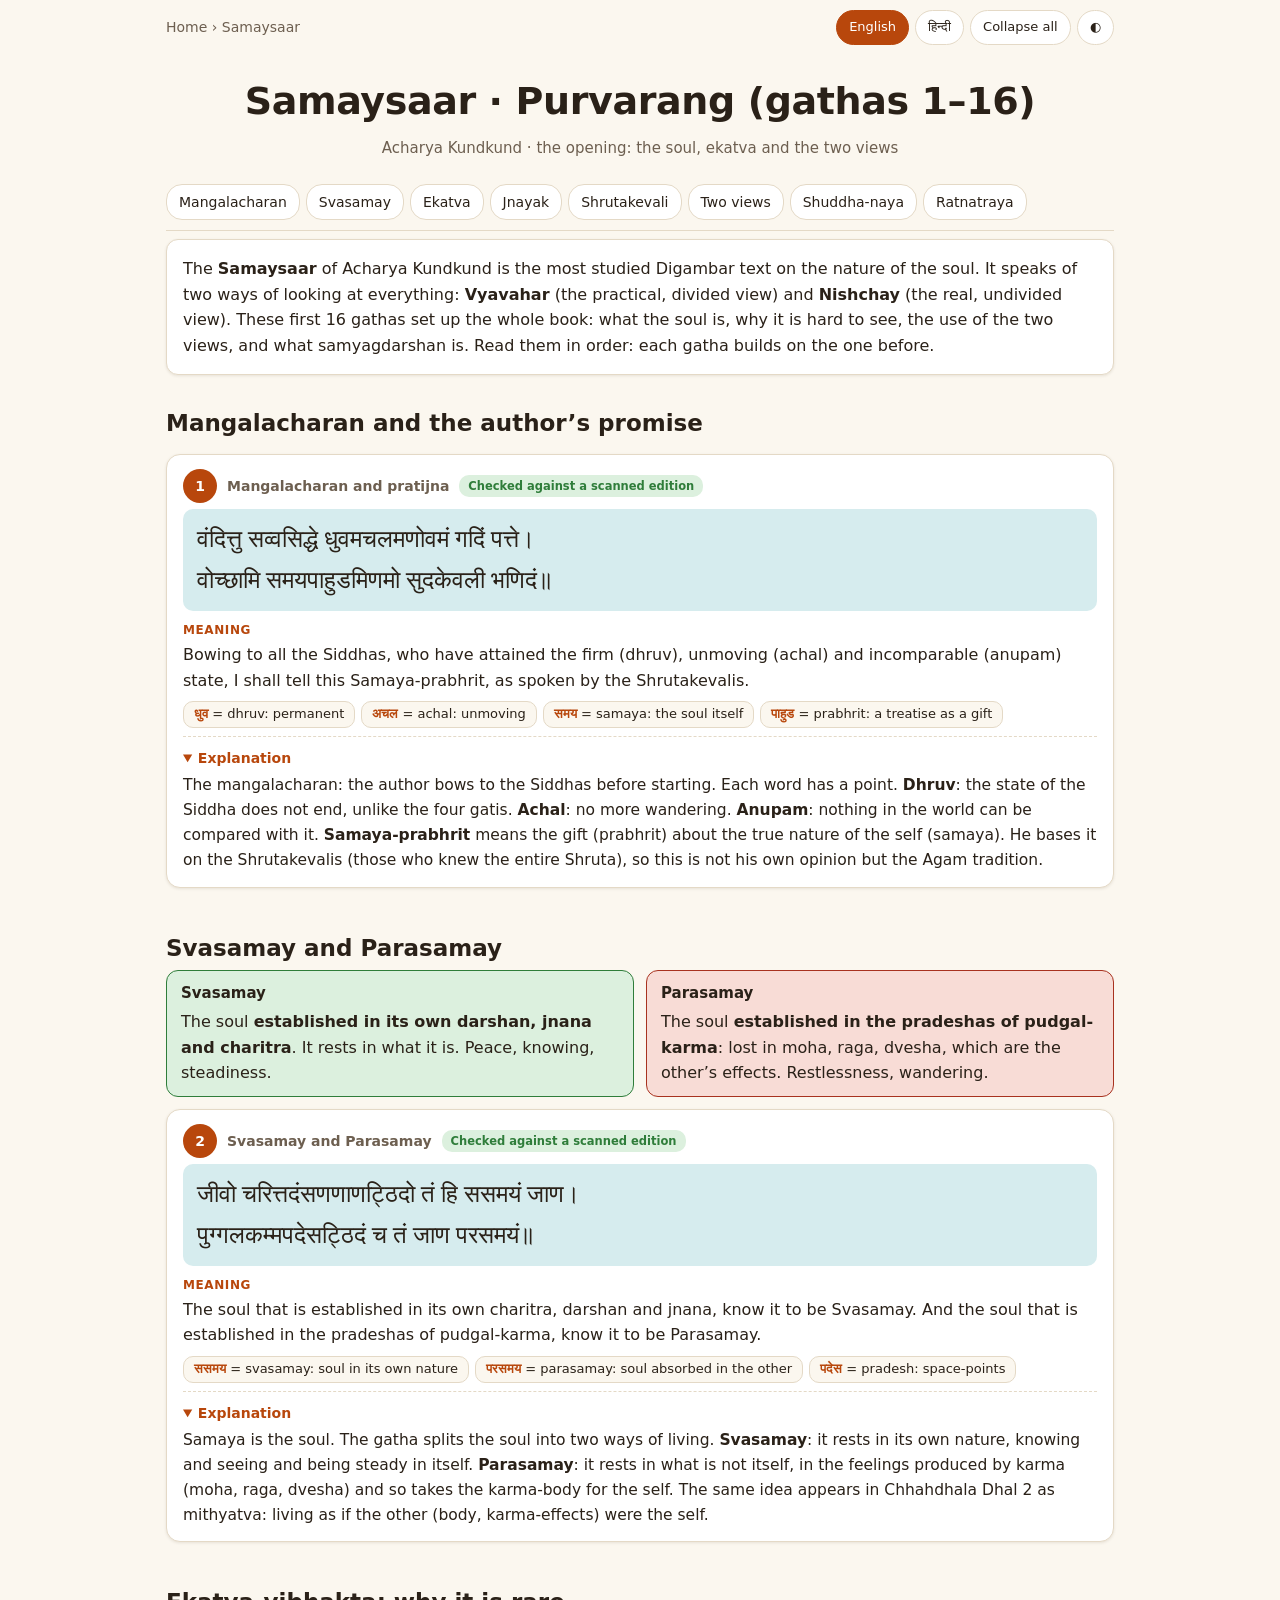
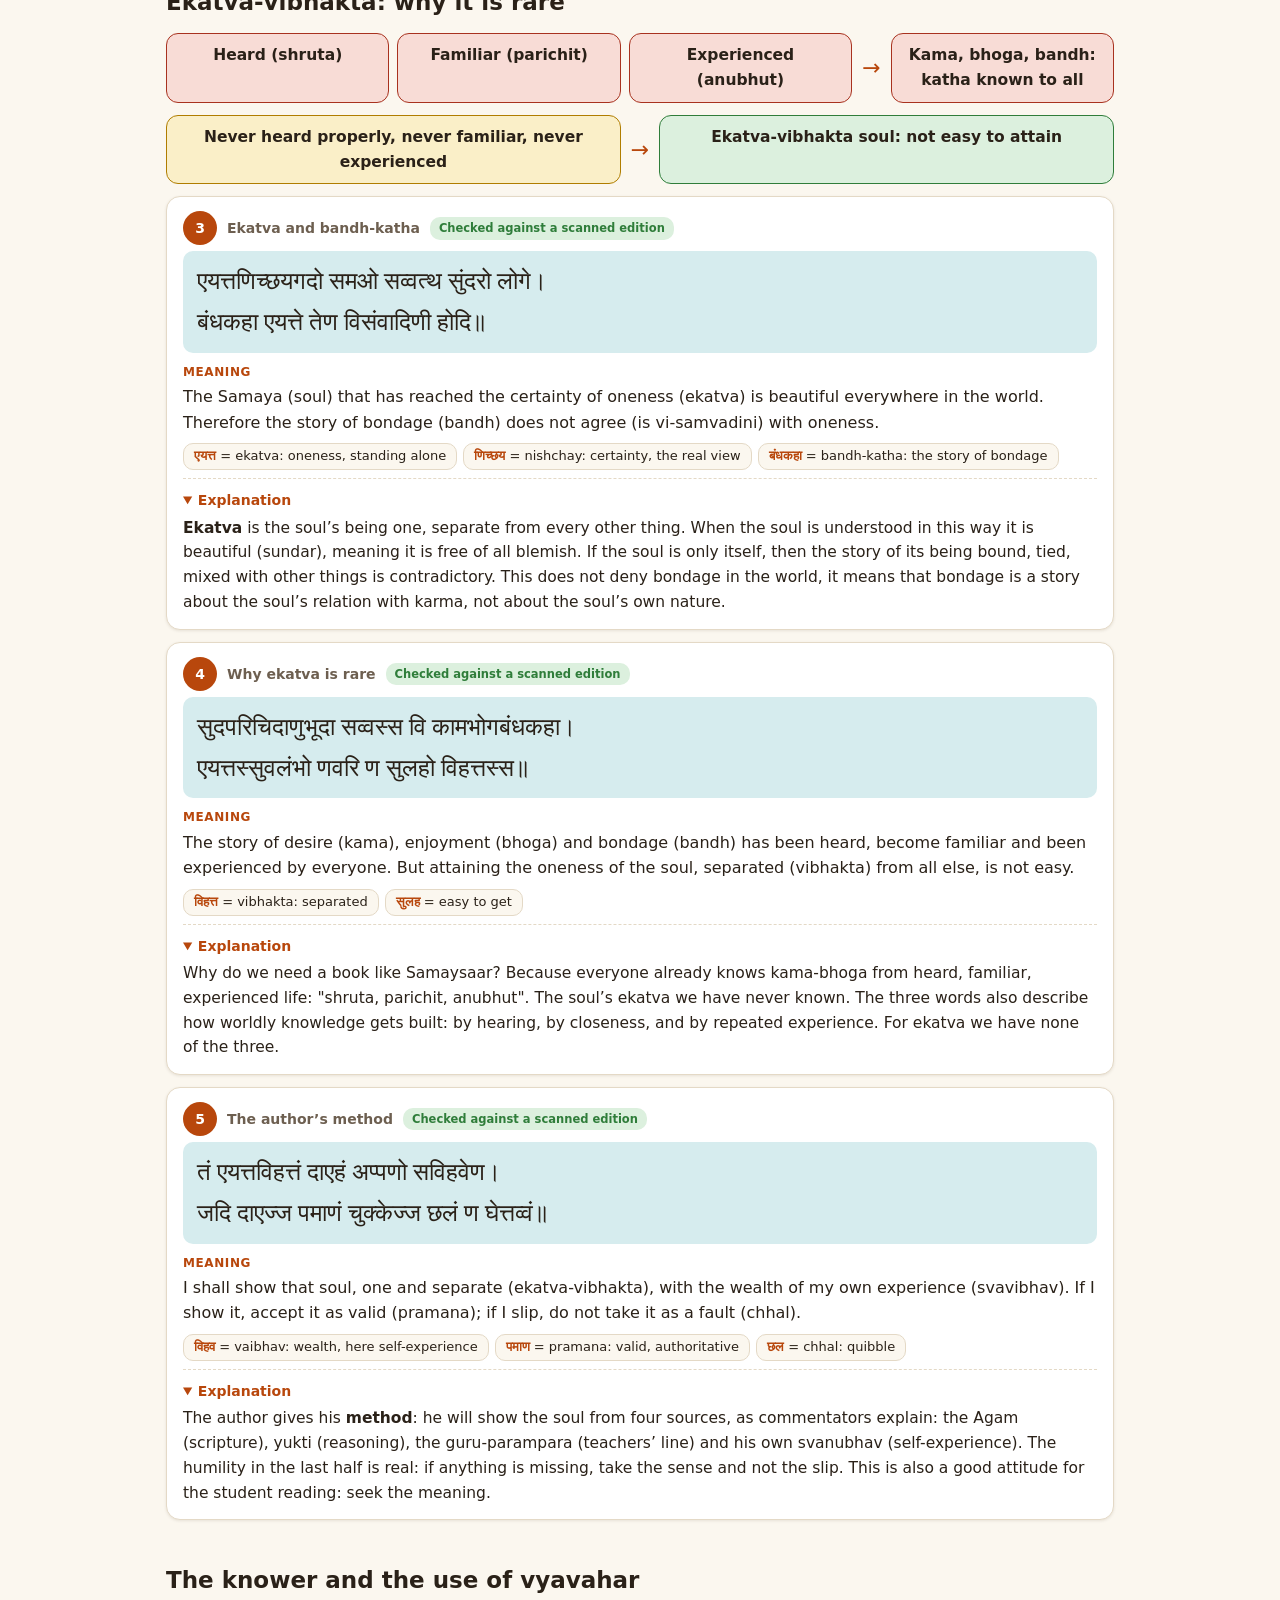
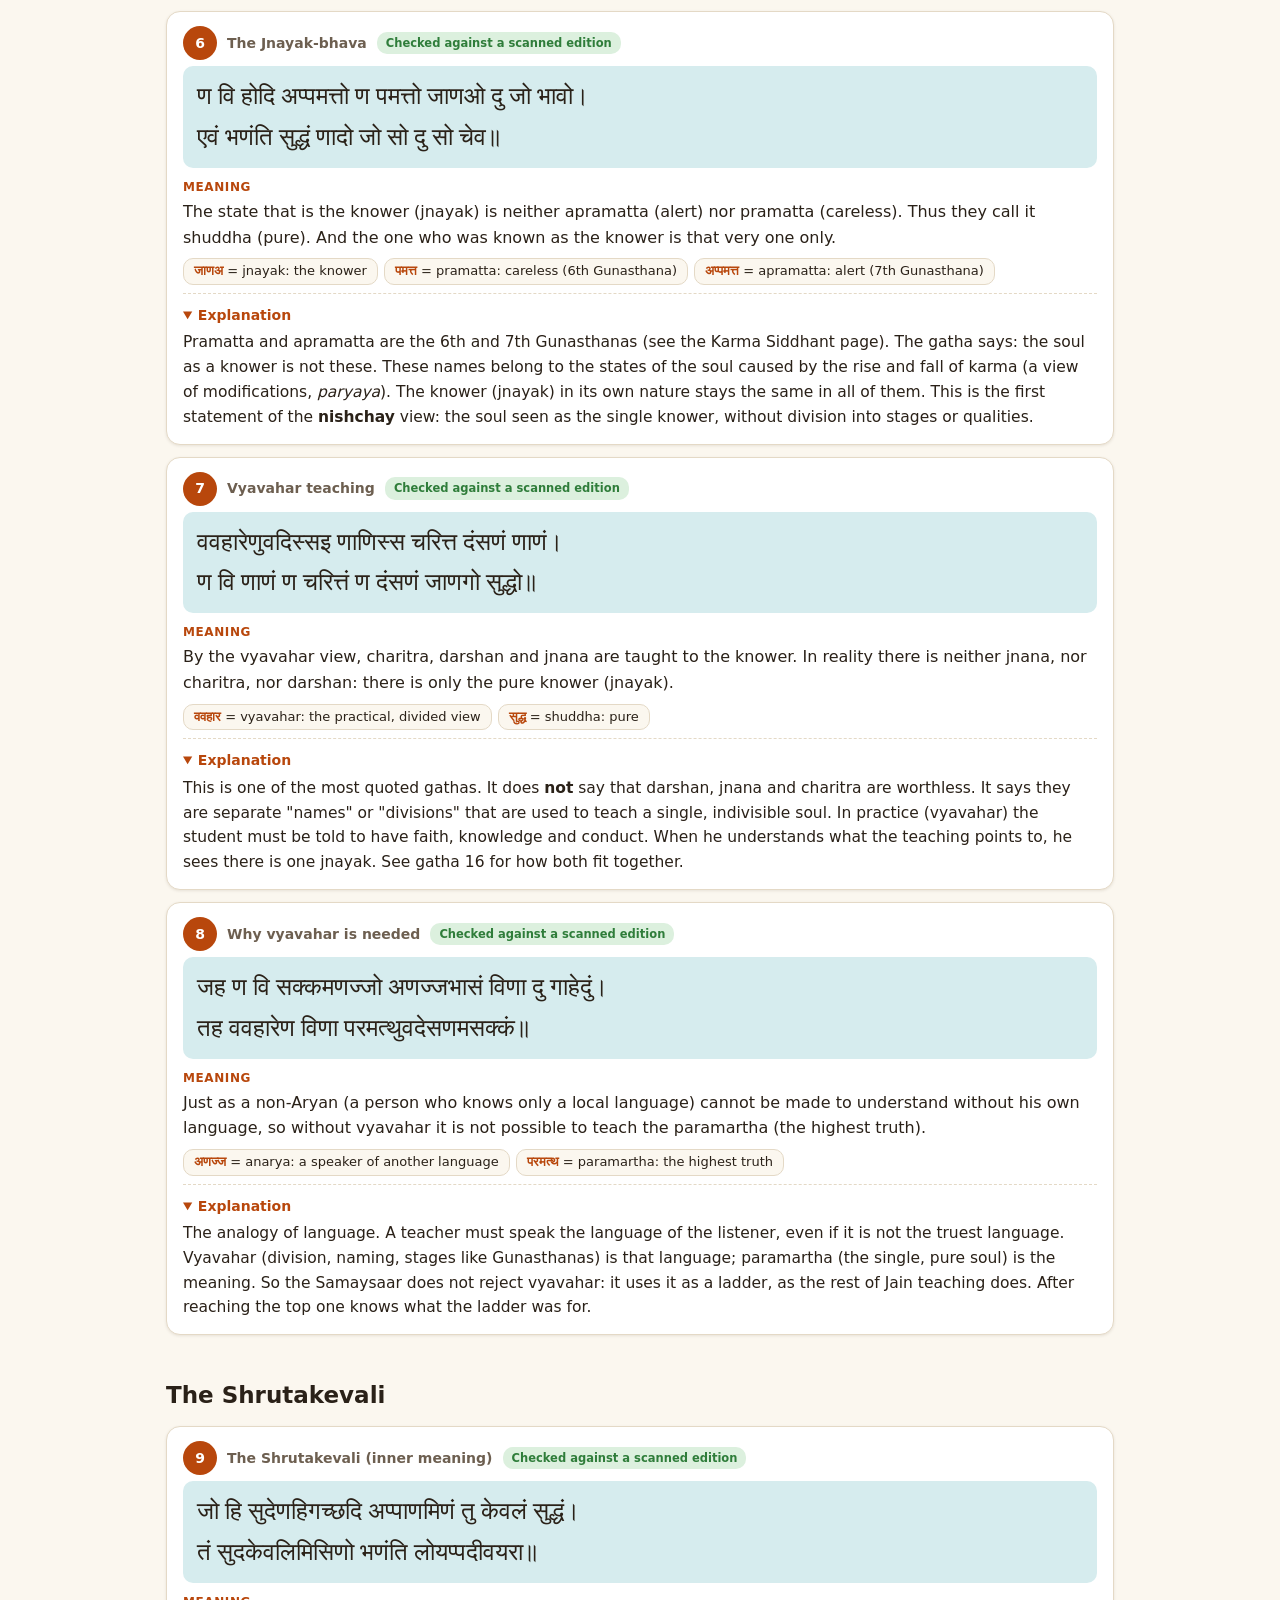
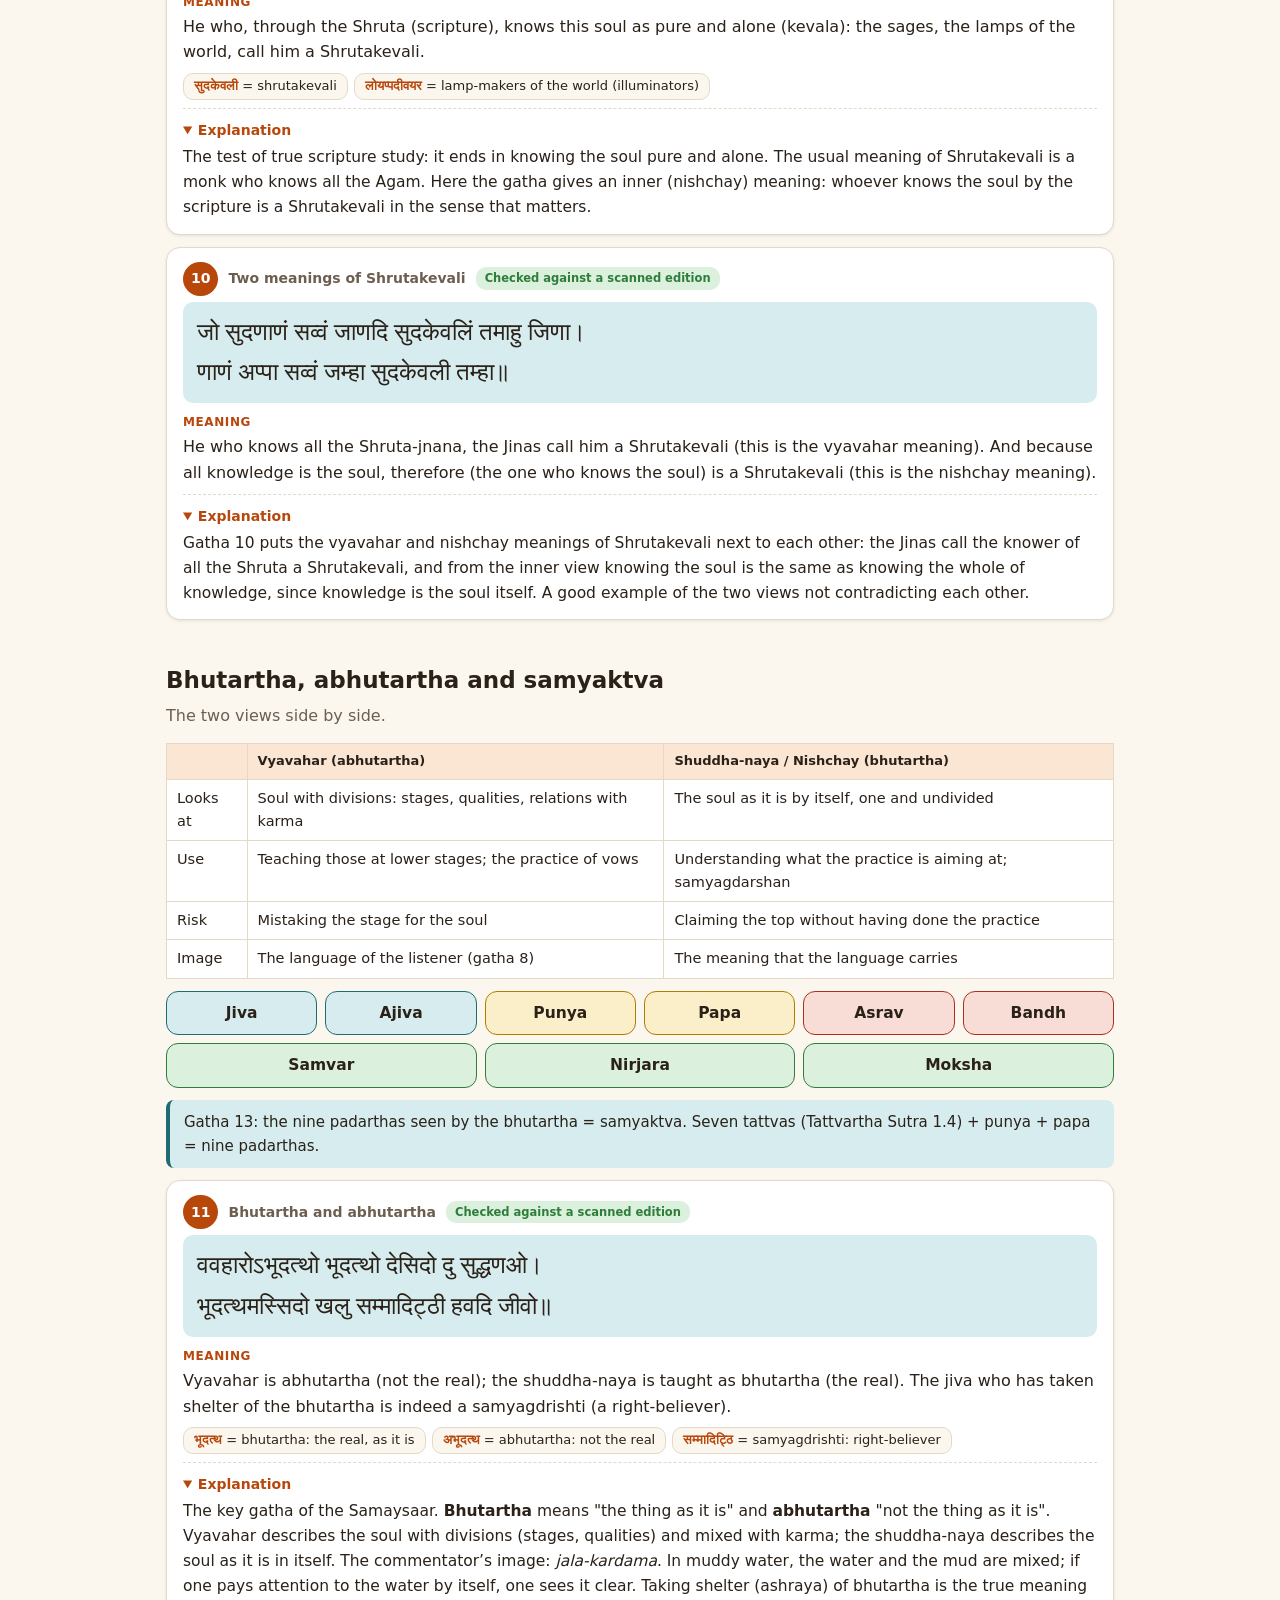
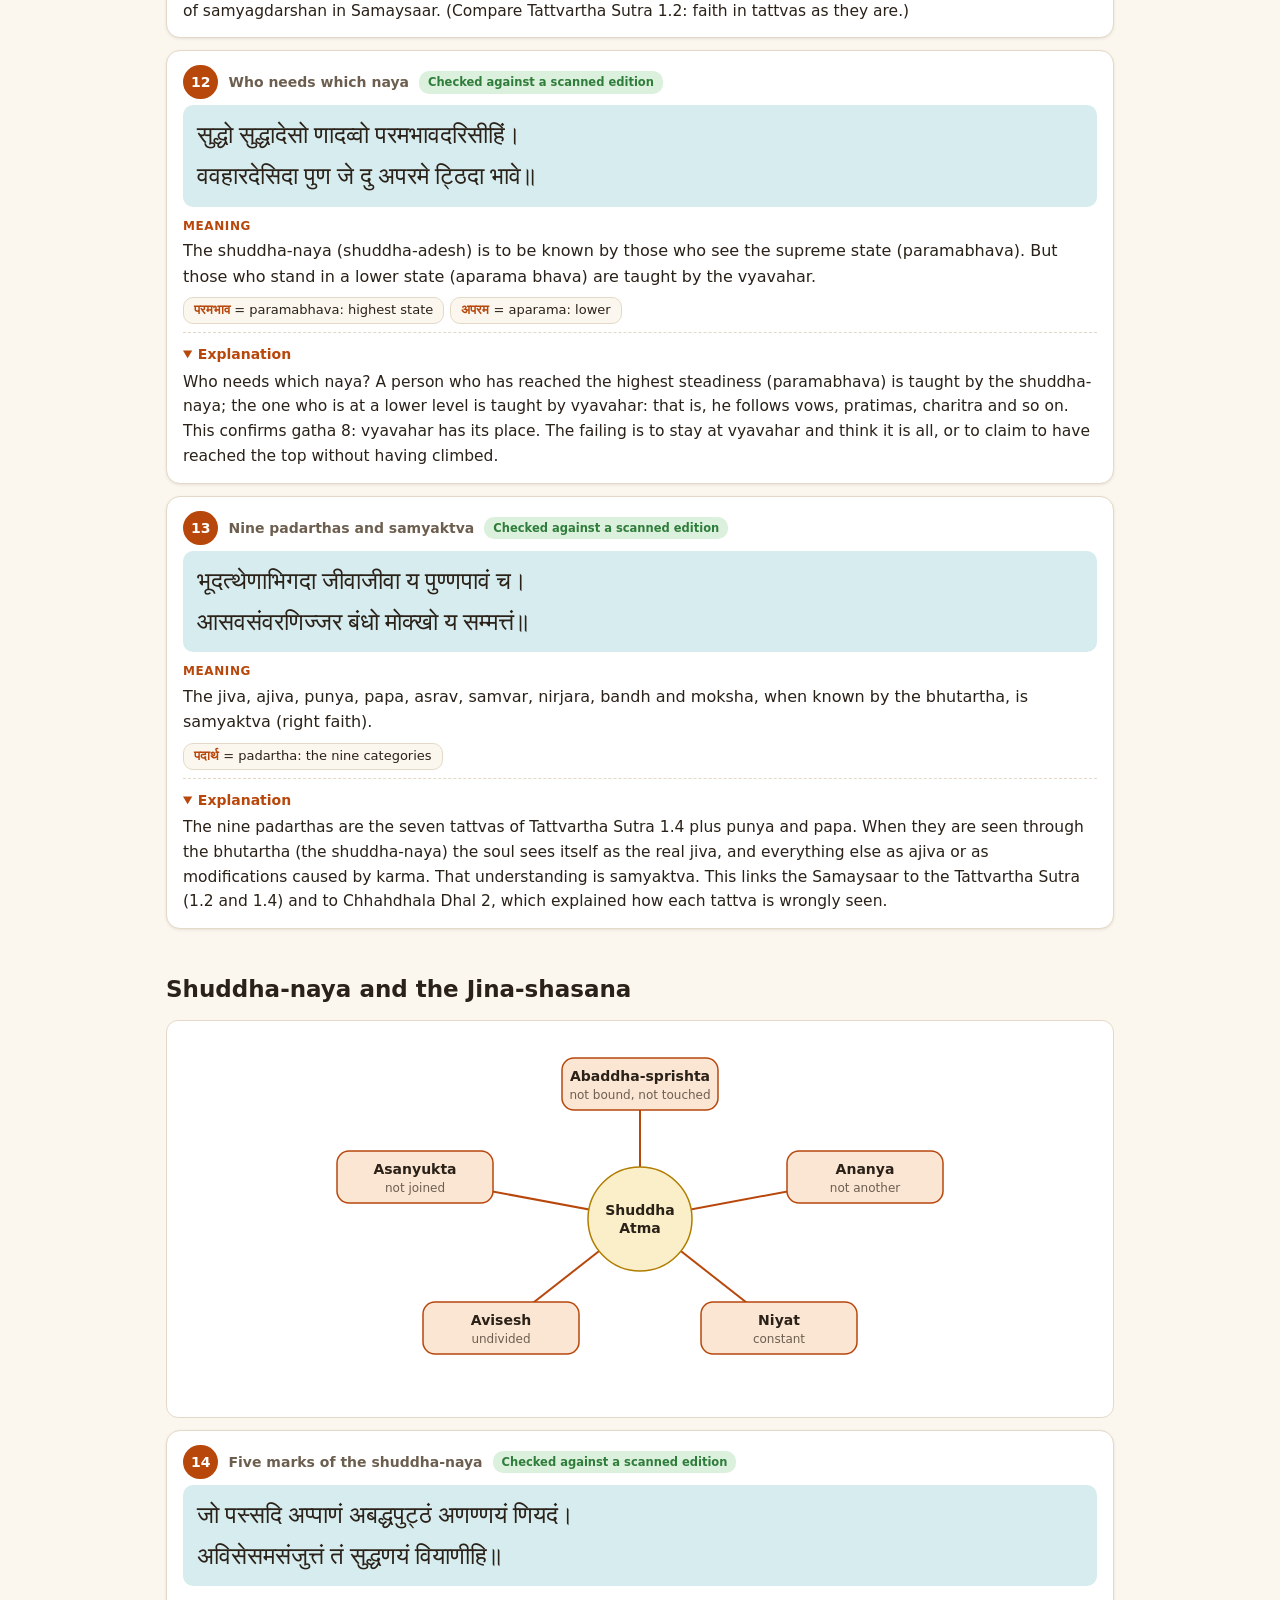
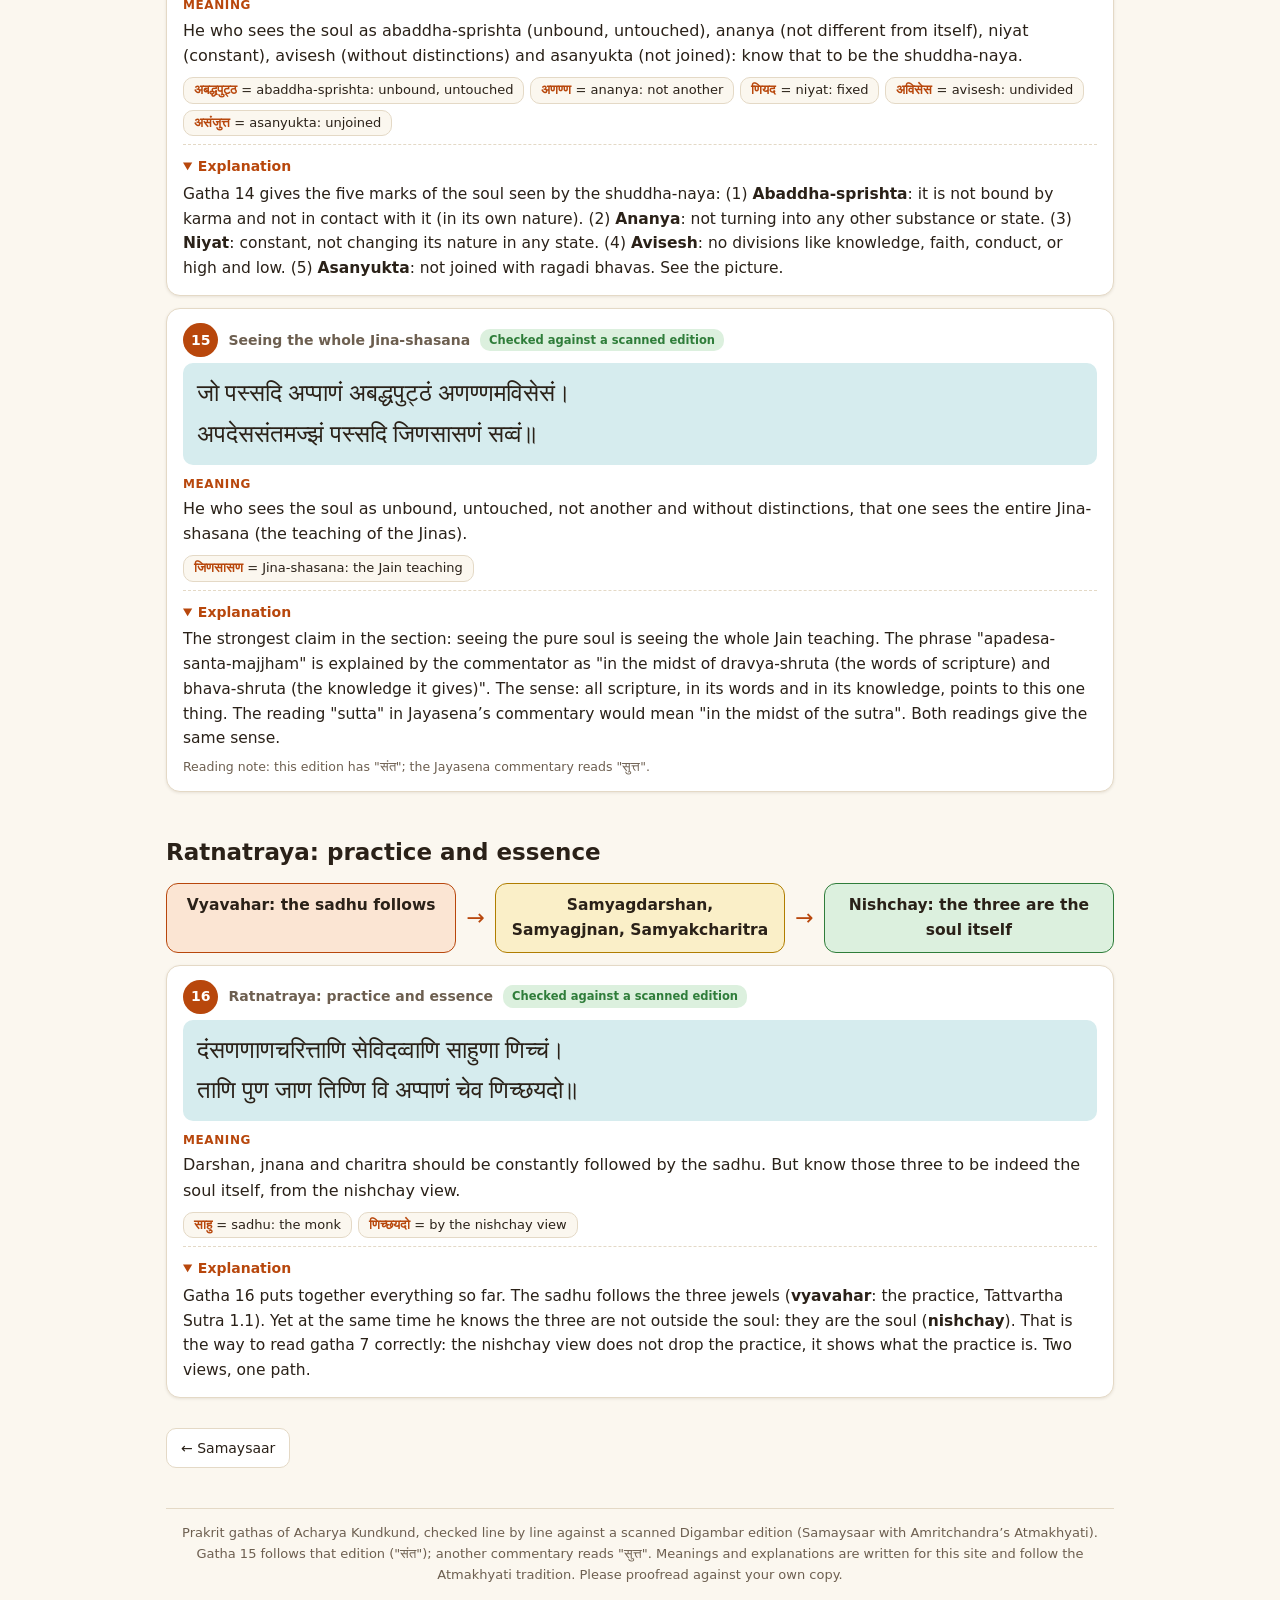
<file: samaysaar/purvarang-1.html>
<!doctype html>
<html lang="en">
<head>
<meta charset="utf-8">
<meta name="viewport" content="width=device-width, initial-scale=1">
<title data-en="Samaysaar · Purvarang (gathas 1–16) – Jindharma" data-hi="समयसार · पूर्वरंग (गाथा 1–16) – जिनधर्म">Samaysaar · Purvarang (gathas 1–16) – Jindharma</title>
<meta name="description" content="Samaysaar gathas 1-16: Prakrit original, Hindi and English meaning, and illustrated explanation.">
<link rel="stylesheet" href="../assets/site.css">
<script src="../assets/site.js"></script>
</head>
<body>
<div class="wrap">
<div class="topbar">
  <div class="crumbs"><a href="../"><span class="en">Home</span><span class="hi">मुख पृष्ठ</span></a> <span>›</span> <a href="../samaysaar/"><span class="en">Samaysaar</span><span class="hi">समयसार</span></a></div>
  <div class="tools"><button data-l="en">English</button><button data-l="hi">हिन्दी</button><button id="bExpand"><span class="en">Collapse all</span><span class="hi">सब समेटें</span></button><button id="bTheme" aria-label="Theme">◐</button></div>
</div>
<header class="page"><h1><span class="en">Samaysaar · Purvarang (gathas 1–16)</span><span class="hi">समयसार · पूर्वरंग (गाथा 1–16)</span></h1><p class="by"><span class="en">Acharya Kundkund · the opening: the soul, ekatva and the two views</span><span class="hi">आचार्य कुन्दकुन्द · आरंभ: आत्मा, एकत्व और दो दृष्टियाँ</span></p></header>
<nav class="toc"><a href="#s1"><span class="en">Mangalacharan</span><span class="hi">मंगलाचरण</span></a><a href="#s2"><span class="en">Svasamay</span><span class="hi">स्वसमय</span></a><a href="#s3"><span class="en">Ekatva</span><span class="hi">एकत्व</span></a><a href="#s4"><span class="en">Jnayak</span><span class="hi">ज्ञायक</span></a><a href="#s5"><span class="en">Shrutakevali</span><span class="hi">श्रुतकेवली</span></a><a href="#s6"><span class="en">Two views</span><span class="hi">दो दृष्टियाँ</span></a><a href="#s7"><span class="en">Shuddha-naya</span><span class="hi">शुद्धनय</span></a><a href="#s8"><span class="en">Ratnatraya</span><span class="hi">रत्नत्रय</span></a></nav>
<div class="card"><div class="en">The <b>Samaysaar</b> of Acharya Kundkund is the most studied Digambar text on the nature of the soul. It speaks of two ways of looking at everything: <b>Vyavahar</b> (the practical, divided view) and <b>Nishchay</b> (the real, undivided view). These first 16 gathas set up the whole book: what the soul is, why it is hard to see, the use of the two views, and what samyagdarshan is. Read them in order: each gatha builds on the one before.</div><div class="hi">आचार्य कुन्दकुन्द का <b>समयसार</b> आत्मा के स्वरूप पर सर्वाधिक अध्ययन किया जाने वाला दिगंबर ग्रंथ है। यह हर वस्तु को देखने की दो दृष्टियाँ बताता है: <b>व्यवहार</b> (व्यावहारिक, भेद-दृष्टि) और <b>निश्चय</b> (वास्तविक, अभेद-दृष्टि)। ये प्रथम 16 गाथाएँ पूरे ग्रंथ की भूमिका बनाती हैं: आत्मा क्या है, उसे देखना कठिन क्यों, दोनों दृष्टियों का उपयोग, और सम्यग्दर्शन क्या है। क्रम से पढ़ें: हर गाथा पिछली पर आधारित है।</div></div>
<section id="s1"><h2><span class="en">Mangalacharan and the author’s promise</span><span class="hi">मंगलाचरण और प्रतिज्ञा</span></h2><article class="unit" id="s1-1">
<div class="unit-head"><span class="num">1</span><span class="unit-title"><span class="en">Mangalacharan and pratijna</span><span class="hi">मंगलाचरण और प्रतिज्ञा</span></span><span class="vbadge ok"><span class="en">Checked against a scanned edition</span><span class="hi">स्कैन किए गए संस्करण से मिलान किया</span></span></div>
<div class="orig pk">वंदित्तु सव्वसिद्धे धुवमचलमणोवमं गदिं पत्ते।<br>वोच्छामि समयपाहुडमिणमो सुदकेवली भणिदं॥</div>
<span class="lbl"><span class="en">Meaning</span><span class="hi">अर्थ</span></span>
<div class="meaning"><div class="en">Bowing to all the Siddhas, who have attained the firm (dhruv), unmoving (achal) and incomparable (anupam) state, I shall tell this Samaya-prabhrit, as spoken by the Shrutakevalis.</div><div class="hi">ध्रुव, अचल और अनुपम गति को प्राप्त सभी सिद्धों को नमस्कार करके, श्रुतकेवलियों द्वारा कहे गए इस समयप्राभृत को मैं कहूँगा।</div></div>
<div class="terms"><span><b>धुव</b> = <span class="en">dhruv: permanent</span><span class="hi">स्थायी</span></span><span><b>अचल</b> = <span class="en">achal: unmoving</span><span class="hi">अचल</span></span><span><b>समय</b> = <span class="en">samaya: the soul itself</span><span class="hi">आत्मा</span></span><span><b>पाहुड</b> = <span class="en">prabhrit: a treatise as a gift</span><span class="hi">प्राभृत, उपहार-ग्रंथ</span></span></div>
<details class="ex" open><summary><span class="en">Explanation</span><span class="hi">व्याख्या</span></summary><div class="body"><div class="en">The mangalacharan: the author bows to the Siddhas before starting. Each word has a point. <b>Dhruv</b>: the state of the Siddha does not end, unlike the four gatis. <b>Achal</b>: no more wandering. <b>Anupam</b>: nothing in the world can be compared with it. <b>Samaya-prabhrit</b> means the gift (prabhrit) about the true nature of the self (samaya). He bases it on the Shrutakevalis (those who knew the entire Shruta), so this is not his own opinion but the Agam tradition.</div><div class="hi">मंगलाचरण: ग्रंथ आरंभ करने से पहले आचार्य सिद्धों को नमन करते हैं। हर शब्द का अर्थ है। <b>ध्रुव</b>: सिद्ध अवस्था का अंत नहीं होता, चार गतियों की तरह नहीं। <b>अचल</b>: फिर भटकना नहीं। <b>अनुपम</b>: जगत में उसकी किसी से तुलना नहीं। <b>समयप्राभृत</b> का अर्थ है आत्मा (समय) के सच्चे स्वरूप का उपहार (प्राभृत)। वे श्रुतकेवलियों (सम्पूर्ण श्रुत के ज्ञाता) का आधार लेते हैं, इसलिए यह उनका अपना मत नहीं बल्कि आगम-परंपरा है।</div></div></details>

</article></section><section id="s2"><h2><span class="en">Svasamay and Parasamay</span><span class="hi">स्वसमय और परसमय</span></h2><div class="grid2"><div class="panel green"><h4><span class="en">Svasamay</span><span class="hi">स्वसमय</span></h4><div class="en">The soul <b>established in its own darshan, jnana and charitra</b>. It rests in what it is. Peace, knowing, steadiness.</div><div class="hi">आत्मा <b>अपने दर्शन, ज्ञान और चारित्र में स्थित</b>। वह जो है उसी में ठहरी है। शांति, ज्ञान, स्थिरता।</div></div><div class="panel red"><h4><span class="en">Parasamay</span><span class="hi">परसमय</span></h4><div class="en">The soul <b>established in the pradeshas of pudgal-karma</b>: lost in moha, raga, dvesha, which are the other’s effects. Restlessness, wandering.</div><div class="hi">आत्मा <b>पुद्गल-कर्म के प्रदेशों में स्थित</b>: मोह, राग, द्वेष में खोई हुई, जो पर के प्रभाव हैं। आकुलता, भ्रमण।</div></div></div><article class="unit" id="s2-2">
<div class="unit-head"><span class="num">2</span><span class="unit-title"><span class="en">Svasamay and Parasamay</span><span class="hi">स्वसमय और परसमय</span></span><span class="vbadge ok"><span class="en">Checked against a scanned edition</span><span class="hi">स्कैन किए गए संस्करण से मिलान किया</span></span></div>
<div class="orig pk">जीवो चरित्तदंसणणाणट्ठिदो तं हि ससमयं जाण।<br>पुग्गलकम्मपदेसट्ठिदं च तं जाण परसमयं॥</div>
<span class="lbl"><span class="en">Meaning</span><span class="hi">अर्थ</span></span>
<div class="meaning"><div class="en">The soul that is established in its own charitra, darshan and jnana, know it to be Svasamay. And the soul that is established in the pradeshas of pudgal-karma, know it to be Parasamay.</div><div class="hi">जो जीव अपने दर्शन, ज्ञान और चारित्र में स्थित है, उसे ससमय (स्वसमय) जानो। और जो पुद्गल-कर्म के प्रदेशों में स्थित है, उसे परसमय जानो।</div></div>
<div class="terms"><span><b>ससमय</b> = <span class="en">svasamay: soul in its own nature</span><span class="hi">स्वभाव में स्थित आत्मा</span></span><span><b>परसमय</b> = <span class="en">parasamay: soul absorbed in the other</span><span class="hi">पर में लीन आत्मा</span></span><span><b>पदेस</b> = <span class="en">pradesh: space-points</span><span class="hi">प्रदेश</span></span></div>
<details class="ex" open><summary><span class="en">Explanation</span><span class="hi">व्याख्या</span></summary><div class="body"><div class="en">Samaya is the soul. The gatha splits the soul into two ways of living. <b>Svasamay</b>: it rests in its own nature, knowing and seeing and being steady in itself. <b>Parasamay</b>: it rests in what is not itself, in the feelings produced by karma (moha, raga, dvesha) and so takes the karma-body for the self. The same idea appears in Chhahdhala Dhal 2 as mithyatva: living as if the other (body, karma-effects) were the self.</div><div class="hi">समय का अर्थ आत्मा है। गाथा आत्मा के जीने के दो प्रकार बताती है। <b>स्वसमय</b>: जो अपने स्वभाव में ठहरा है: ज्ञान, दर्शन और स्वरूप-स्थिरता में। <b>परसमय</b>: जो पर में ठहरा है, यानी कर्म से उत्पन्न मोह-राग-द्वेष भावों में और कर्म-शरीर को अपना मान लेता है। यही बात छहढाला की दूसरी ढाल में मिथ्यात्व के रूप में आई है: पर (शरीर, कर्म-फल) को ही स्व मान लेना।</div></div></details>

</article></section><section id="s3"><h2><span class="en">Ekatva-vibhakta: why it is rare</span><span class="hi">एकत्व-विभक्त: दुर्लभ क्यों</span></h2><div class="flow"><div class="fbox red"><b><span class="en">Heard (shruta)</span><span class="hi">सुनी हुई</span></b></div><div class="fbox red"><b><span class="en">Familiar (parichit)</span><span class="hi">परिचित</span></b></div><div class="fbox red"><b><span class="en">Experienced (anubhut)</span><span class="hi">अनुभव की हुई</span></b></div><div class="farrow rd"></div><div class="fbox red"><b><span class="en">Kama, bhoga, bandh: katha known to all</span><span class="hi">काम-भोग-बंध की कथा: सबको ज्ञात</span></b></div></div><div class="flow"><div class="fbox gold"><b><span class="en">Never heard properly, never familiar, never experienced</span><span class="hi">न ठीक से सुनी, न परिचित, न अनुभव की</span></b></div><div class="farrow rd"></div><div class="fbox green"><b><span class="en">Ekatva-vibhakta soul: not easy to attain</span><span class="hi">एकत्व-विभक्त आत्मा: सुलभ नहीं</span></b></div></div><article class="unit" id="s3-3">
<div class="unit-head"><span class="num">3</span><span class="unit-title"><span class="en">Ekatva and bandh-katha</span><span class="hi">एकत्व और बंध-कथा</span></span><span class="vbadge ok"><span class="en">Checked against a scanned edition</span><span class="hi">स्कैन किए गए संस्करण से मिलान किया</span></span></div>
<div class="orig pk">एयत्तणिच्छयगदो समओ सव्वत्थ सुंदरो लोगे।<br>बंधकहा एयत्ते तेण विसंवादिणी होदि॥</div>
<span class="lbl"><span class="en">Meaning</span><span class="hi">अर्थ</span></span>
<div class="meaning"><div class="en">The Samaya (soul) that has reached the certainty of oneness (ekatva) is beautiful everywhere in the world. Therefore the story of bondage (bandh) does not agree (is vi-samvadini) with oneness.</div><div class="hi">एकत्व के निश्चय को प्राप्त समय (आत्मा) लोक में सर्वत्र सुंदर है। इसीलिए एकत्व के साथ बंध की कथा मेल नहीं खाती (विसंवाद उत्पन्न करती है)।</div></div>
<div class="terms"><span><b>एयत्त</b> = <span class="en">ekatva: oneness, standing alone</span><span class="hi">एकत्व</span></span><span><b>णिच्छय</b> = <span class="en">nishchay: certainty, the real view</span><span class="hi">निश्चय</span></span><span><b>बंधकहा</b> = <span class="en">bandh-katha: the story of bondage</span><span class="hi">बंध की कथा</span></span></div>
<details class="ex" open><summary><span class="en">Explanation</span><span class="hi">व्याख्या</span></summary><div class="body"><div class="en"><b>Ekatva</b> is the soul’s being one, separate from every other thing. When the soul is understood in this way it is beautiful (sundar), meaning it is free of all blemish. If the soul is only itself, then the story of its being bound, tied, mixed with other things is contradictory. This does not deny bondage in the world, it means that bondage is a story about the soul’s relation with karma, not about the soul’s own nature.</div><div class="hi"><b>एकत्व</b> का अर्थ है आत्मा का अकेला, सब पर वस्तुओं से भिन्न होना। इस प्रकार समझी गई आत्मा सुंदर है, यानी सब दोषों से रहित। यदि आत्मा केवल स्वयं है तो उसके बँधे होने, मिले होने की कथा उसके साथ मेल नहीं खाती। इसका अर्थ संसार में बंध का निषेध नहीं; अर्थ यह है कि बंध की कथा आत्मा और कर्म के संबंध की कथा है, आत्मा के अपने स्वभाव की नहीं।</div></div></details>

</article><article class="unit" id="s3-4">
<div class="unit-head"><span class="num">4</span><span class="unit-title"><span class="en">Why ekatva is rare</span><span class="hi">एकत्व दुर्लभ क्यों</span></span><span class="vbadge ok"><span class="en">Checked against a scanned edition</span><span class="hi">स्कैन किए गए संस्करण से मिलान किया</span></span></div>
<div class="orig pk">सुदपरिचिदाणुभूदा सव्वस्स वि कामभोगबंधकहा।<br>एयत्तस्सुवलंभो णवरि ण सुलहो विहत्तस्स॥</div>
<span class="lbl"><span class="en">Meaning</span><span class="hi">अर्थ</span></span>
<div class="meaning"><div class="en">The story of desire (kama), enjoyment (bhoga) and bondage (bandh) has been heard, become familiar and been experienced by everyone. But attaining the oneness of the soul, separated (vibhakta) from all else, is not easy.</div><div class="hi">काम, भोग और बंध की कथा सभी ने सुनी है, उससे परिचित हुए हैं और उसका अनुभव किया है। परंतु सबसे भिन्न (विभक्त) आत्मा के एकत्व की प्राप्ति ही सुलभ नहीं है।</div></div>
<div class="terms"><span><b>विहत्त</b> = <span class="en">vibhakta: separated</span><span class="hi">विभक्त, भिन्न</span></span><span><b>सुलह</b> = <span class="en">easy to get</span><span class="hi">सरलता से प्राप्य</span></span></div>
<details class="ex" open><summary><span class="en">Explanation</span><span class="hi">व्याख्या</span></summary><div class="body"><div class="en">Why do we need a book like Samaysaar? Because everyone already knows kama-bhoga from heard, familiar, experienced life: "shruta, parichit, anubhut". The soul’s ekatva we have never known. The three words also describe how worldly knowledge gets built: by hearing, by closeness, and by repeated experience. For ekatva we have none of the three.</div><div class="hi">समयसार जैसे ग्रंथ की आवश्यकता क्यों है? क्योंकि काम-भोग-बंध की कथा तो सबने "श्रुत, परिचित, अनुभूत" जीवन से जान रखी है। आत्मा का एकत्व हमने कभी नहीं जाना। ये तीन शब्द यह भी बताते हैं कि संसारी ज्ञान कैसे बनता है: सुनने से, निकटता से और बार-बार अनुभव से। एकत्व के लिए इन तीनों में से कुछ हमारे पास नहीं।</div></div></details>

</article><article class="unit" id="s3-5">
<div class="unit-head"><span class="num">5</span><span class="unit-title"><span class="en">The author’s method</span><span class="hi">आचार्य की पद्धति</span></span><span class="vbadge ok"><span class="en">Checked against a scanned edition</span><span class="hi">स्कैन किए गए संस्करण से मिलान किया</span></span></div>
<div class="orig pk">तं एयत्तविहत्तं दाएहं अप्पणो सविहवेण।<br>जदि दाएज्ज पमाणं चुक्केज्ज छलं ण घेत्तव्वं॥</div>
<span class="lbl"><span class="en">Meaning</span><span class="hi">अर्थ</span></span>
<div class="meaning"><div class="en">I shall show that soul, one and separate (ekatva-vibhakta), with the wealth of my own experience (svavibhav). If I show it, accept it as valid (pramana); if I slip, do not take it as a fault (chhal).</div><div class="hi">उस एकत्व-विभक्त आत्मा को मैं अपने निज वैभव (स्वानुभव) से दिखाऊँगा। यदि दिखा दूँ तो प्रमाण मानना; यदि चूक जाऊँ तो छल (दोष) ग्रहण मत करना।</div></div>
<div class="terms"><span><b>विहव</b> = <span class="en">vaibhav: wealth, here self-experience</span><span class="hi">वैभव, यहाँ स्वानुभव</span></span><span><b>पमाण</b> = <span class="en">pramana: valid, authoritative</span><span class="hi">प्रमाण</span></span><span><b>छल</b> = <span class="en">chhal: quibble</span><span class="hi">दोष-ग्रहण</span></span></div>
<details class="ex" open><summary><span class="en">Explanation</span><span class="hi">व्याख्या</span></summary><div class="body"><div class="en">The author gives his <b>method</b>: he will show the soul from four sources, as commentators explain: the Agam (scripture), yukti (reasoning), the guru-parampara (teachers’ line) and his own svanubhav (self-experience). The humility in the last half is real: if anything is missing, take the sense and not the slip. This is also a good attitude for the student reading: seek the meaning.</div><div class="hi">आचार्य अपनी <b>पद्धति</b> बताते हैं: टीकाकारों के अनुसार वे चार आधारों से आत्मा को दिखाएँगे: आगम, युक्ति, गुरु-परंपरा और स्वानुभव। अंतिम आधे में विनम्रता सच्ची है: कोई चूक हो तो भाव लेना, चूक नहीं। पढ़ने वाले के लिए भी यह अच्छा दृष्टिकोण है: अर्थ को खोजना।</div></div></details>

</article></section><section id="s4"><h2><span class="en">The knower and the use of vyavahar</span><span class="hi">ज्ञायक और व्यवहार का उपयोग</span></h2><article class="unit" id="s4-6">
<div class="unit-head"><span class="num">6</span><span class="unit-title"><span class="en">The Jnayak-bhava</span><span class="hi">ज्ञायक भाव</span></span><span class="vbadge ok"><span class="en">Checked against a scanned edition</span><span class="hi">स्कैन किए गए संस्करण से मिलान किया</span></span></div>
<div class="orig pk">ण वि होदि अप्पमत्तो ण पमत्तो जाणओ दु जो भावो।<br>एवं भणंति सुद्धं णादो जो सो दु सो चेव॥</div>
<span class="lbl"><span class="en">Meaning</span><span class="hi">अर्थ</span></span>
<div class="meaning"><div class="en">The state that is the knower (jnayak) is neither apramatta (alert) nor pramatta (careless). Thus they call it shuddha (pure). And the one who was known as the knower is that very one only.</div><div class="hi">जो भाव ज्ञायक है वह न अप्रमत्त है, न प्रमत्त। इसी प्रकार उसे शुद्ध कहते हैं। और जो ज्ञात (ज्ञायक रूप से जाना गया) है, वह वही (ज्ञायक) ही है।</div></div>
<div class="terms"><span><b>जाणअ</b> = <span class="en">jnayak: the knower</span><span class="hi">ज्ञायक, जानने वाला</span></span><span><b>पमत्त</b> = <span class="en">pramatta: careless (6th Gunasthana)</span><span class="hi">छठा गुणस्थान</span></span><span><b>अप्पमत्त</b> = <span class="en">apramatta: alert (7th Gunasthana)</span><span class="hi">सातवाँ गुणस्थान</span></span></div>
<details class="ex" open><summary><span class="en">Explanation</span><span class="hi">व्याख्या</span></summary><div class="body"><div class="en">Pramatta and apramatta are the 6th and 7th Gunasthanas (see the Karma Siddhant page). The gatha says: the soul as a knower is not these. These names belong to the states of the soul caused by the rise and fall of karma (a view of modifications, <i>paryaya</i>). The knower (jnayak) in its own nature stays the same in all of them. This is the first statement of the <b>nishchay</b> view: the soul seen as the single knower, without division into stages or qualities.</div><div class="hi">प्रमत्त और अप्रमत्त छठा और सातवाँ गुणस्थान हैं (देखें कर्म सिद्धांत पृष्ठ)। गाथा कहती है: ज्ञायक रूप आत्मा ये नहीं है। ये नाम कर्म के उदय-क्षय से हुई आत्मा की अवस्थाओं (पर्याय-दृष्टि) के हैं। अपने स्वरूप में ज्ञायक सबमें एक-सा रहता है। यह <b>निश्चय</b> दृष्टि का पहला कथन है: आत्मा को एक ज्ञायक के रूप में देखना, बिना अवस्थाओं या गुणों के भेद के।</div></div></details>

</article><article class="unit" id="s4-7">
<div class="unit-head"><span class="num">7</span><span class="unit-title"><span class="en">Vyavahar teaching</span><span class="hi">व्यवहार से उपदेश</span></span><span class="vbadge ok"><span class="en">Checked against a scanned edition</span><span class="hi">स्कैन किए गए संस्करण से मिलान किया</span></span></div>
<div class="orig pk">ववहारेणुवदिस्सइ णाणिस्स चरित्त दंसणं णाणं।<br>ण वि णाणं ण चरित्तं ण दंसणं जाणगो सुद्धो॥</div>
<span class="lbl"><span class="en">Meaning</span><span class="hi">अर्थ</span></span>
<div class="meaning"><div class="en">By the vyavahar view, charitra, darshan and jnana are taught to the knower. In reality there is neither jnana, nor charitra, nor darshan: there is only the pure knower (jnayak).</div><div class="hi">व्यवहार से ज्ञानी (शिष्य) को चारित्र, दर्शन और ज्ञान का उपदेश दिया जाता है। निश्चय से न ज्ञान है, न चारित्र, न दर्शन: केवल शुद्ध ज्ञायक है।</div></div>
<div class="terms"><span><b>ववहार</b> = <span class="en">vyavahar: the practical, divided view</span><span class="hi">व्यवहार, भेद-दृष्टि</span></span><span><b>सुद्ध</b> = <span class="en">shuddha: pure</span><span class="hi">शुद्ध</span></span></div>
<details class="ex" open><summary><span class="en">Explanation</span><span class="hi">व्याख्या</span></summary><div class="body"><div class="en">This is one of the most quoted gathas. It does <b>not</b> say that darshan, jnana and charitra are worthless. It says they are separate "names" or "divisions" that are used to teach a single, indivisible soul. In practice (vyavahar) the student must be told to have faith, knowledge and conduct. When he understands what the teaching points to, he sees there is one jnayak. See gatha 16 for how both fit together.</div><div class="hi">यह सर्वाधिक उद्धृत की जाने वाली गाथाओं में से एक है। यह <b>नहीं</b> कहती कि दर्शन, ज्ञान, चारित्र व्यर्थ हैं। यह कहती है कि ये एक अखंड आत्मा को समझाने के लिए प्रयुक्त अलग-अलग "नाम" या "भेद" हैं। व्यवहार में शिष्य को श्रद्धा, ज्ञान और आचरण का उपदेश देना आवश्यक है। जब वह समझता है कि उपदेश किस ओर संकेत करता है, तब उसे एक ज्ञायक दिखता है। दोनों कैसे मिलते हैं, यह गाथा 16 में देखें।</div></div></details>

</article><article class="unit" id="s4-8">
<div class="unit-head"><span class="num">8</span><span class="unit-title"><span class="en">Why vyavahar is needed</span><span class="hi">व्यवहार आवश्यक क्यों</span></span><span class="vbadge ok"><span class="en">Checked against a scanned edition</span><span class="hi">स्कैन किए गए संस्करण से मिलान किया</span></span></div>
<div class="orig pk">जह ण वि सक्कमणज्जो अणज्जभासं विणा दु गाहेदुं।<br>तह ववहारेण विणा परमत्थुवदेसणमसक्कं॥</div>
<span class="lbl"><span class="en">Meaning</span><span class="hi">अर्थ</span></span>
<div class="meaning"><div class="en">Just as a non-Aryan (a person who knows only a local language) cannot be made to understand without his own language, so without vyavahar it is not possible to teach the paramartha (the highest truth).</div><div class="hi">जैसे अनार्य (केवल अपनी बोली जानने वाला) को उसकी भाषा के बिना कुछ समझाना संभव नहीं, वैसे ही व्यवहार के बिना परमार्थ का उपदेश देना संभव नहीं।</div></div>
<div class="terms"><span><b>अणज्ज</b> = <span class="en">anarya: a speaker of another language</span><span class="hi">दूसरी भाषा बोलने वाला</span></span><span><b>परमत्थ</b> = <span class="en">paramartha: the highest truth</span><span class="hi">परमार्थ</span></span></div>
<details class="ex" open><summary><span class="en">Explanation</span><span class="hi">व्याख्या</span></summary><div class="body"><div class="en">The analogy of language. A teacher must speak the language of the listener, even if it is not the truest language. Vyavahar (division, naming, stages like Gunasthanas) is that language; paramartha (the single, pure soul) is the meaning. So the Samaysaar does not reject vyavahar: it uses it as a ladder, as the rest of Jain teaching does. After reaching the top one knows what the ladder was for.</div><div class="hi">भाषा की उपमा। उपदेशक को श्रोता की भाषा में बोलना पड़ता है, चाहे वह सबसे सच्ची भाषा न हो। व्यवहार (भेद, नाम, गुणस्थान आदि अवस्थाएँ) वही भाषा है; परमार्थ (अखंड शुद्ध आत्मा) अर्थ है। अतः समयसार व्यवहार को नकारता नहीं: जैसे शेष जैन उपदेश करता है, वैसे वह उसे सीढ़ी की तरह प्रयोग करता है। शिखर पर पहुँचकर पता चलता है कि सीढ़ी किस काम की थी।</div></div></details>

</article></section><section id="s5"><h2><span class="en">The Shrutakevali</span><span class="hi">श्रुतकेवली</span></h2><article class="unit" id="s5-9">
<div class="unit-head"><span class="num">9</span><span class="unit-title"><span class="en">The Shrutakevali (inner meaning)</span><span class="hi">श्रुतकेवली (निश्चय अर्थ)</span></span><span class="vbadge ok"><span class="en">Checked against a scanned edition</span><span class="hi">स्कैन किए गए संस्करण से मिलान किया</span></span></div>
<div class="orig pk">जो हि सुदेणहिगच्छदि अप्पाणमिणं तु केवलं सुद्धं।<br>तं सुदकेवलिमिसिणो भणंति लोयप्पदीवयरा॥</div>
<span class="lbl"><span class="en">Meaning</span><span class="hi">अर्थ</span></span>
<div class="meaning"><div class="en">He who, through the Shruta (scripture), knows this soul as pure and alone (kevala): the sages, the lamps of the world, call him a Shrutakevali.</div><div class="hi">जो श्रुत के द्वारा इस आत्मा को केवल (अकेला) और शुद्ध जानता है, उसे लोक को प्रकाशित करने वाले ऋषि श्रुतकेवली कहते हैं।</div></div>
<div class="terms"><span><b>सुदकेवली</b> = <span class="en">shrutakevali</span><span class="hi">श्रुतकेवली</span></span><span><b>लोयप्पदीवयर</b> = <span class="en">lamp-makers of the world (illuminators)</span><span class="hi">लोक को प्रकाशित करने वाले</span></span></div>
<details class="ex" open><summary><span class="en">Explanation</span><span class="hi">व्याख्या</span></summary><div class="body"><div class="en">The test of true scripture study: it ends in knowing the soul pure and alone. The usual meaning of Shrutakevali is a monk who knows all the Agam. Here the gatha gives an inner (nishchay) meaning: whoever knows the soul by the scripture is a Shrutakevali in the sense that matters.</div><div class="hi">सच्चे शास्त्र-अध्ययन की कसौटी: वह आत्मा को शुद्ध और अकेली जानने में समाप्त हो। श्रुतकेवली का सामान्य अर्थ है वह मुनि जो समस्त आगम जानता हो। यहाँ गाथा आंतरिक (निश्चय) अर्थ देती है: जो शास्त्र से आत्मा को जानता है, वह उस अर्थ में श्रुतकेवली है जो वास्तव में महत्त्वपूर्ण है।</div></div></details>

</article><article class="unit" id="s5-10">
<div class="unit-head"><span class="num">10</span><span class="unit-title"><span class="en">Two meanings of Shrutakevali</span><span class="hi">श्रुतकेवली के दो अर्थ</span></span><span class="vbadge ok"><span class="en">Checked against a scanned edition</span><span class="hi">स्कैन किए गए संस्करण से मिलान किया</span></span></div>
<div class="orig pk">जो सुदणाणं सव्वं जाणदि सुदकेवलिं तमाहु जिणा।<br>णाणं अप्पा सव्वं जम्हा सुदकेवली तम्हा॥</div>
<span class="lbl"><span class="en">Meaning</span><span class="hi">अर्थ</span></span>
<div class="meaning"><div class="en">He who knows all the Shruta-jnana, the Jinas call him a Shrutakevali (this is the vyavahar meaning). And because all knowledge is the soul, therefore (the one who knows the soul) is a Shrutakevali (this is the nishchay meaning).</div><div class="hi">जो समस्त श्रुतज्ञान को जानता है उसे जिनेन्द्र श्रुतकेवली कहते हैं (यह व्यवहार अर्थ है)। और क्योंकि सारा ज्ञान आत्मा ही है, इसलिए (आत्मा को जानने वाला) श्रुतकेवली है (यह निश्चय अर्थ है)।</div></div>

<details class="ex" open><summary><span class="en">Explanation</span><span class="hi">व्याख्या</span></summary><div class="body"><div class="en">Gatha 10 puts the vyavahar and nishchay meanings of Shrutakevali next to each other: the Jinas call the knower of all the Shruta a Shrutakevali, and from the inner view knowing the soul is the same as knowing the whole of knowledge, since knowledge is the soul itself. A good example of the two views not contradicting each other.</div><div class="hi">गाथा 10 श्रुतकेवली के व्यवहार और निश्चय अर्थ साथ-साथ रखती है: जिनेन्द्र समस्त श्रुत के ज्ञाता को श्रुतकेवली कहते हैं, और आंतरिक दृष्टि से आत्मा को जानना समस्त ज्ञान को जानने के बराबर है, क्योंकि ज्ञान स्वयं आत्मा है। दोनों दृष्टियाँ परस्पर विरोधी नहीं, इसका अच्छा उदाहरण।</div></div></details>

</article></section><section id="s6"><h2><span class="en">Bhutartha, abhutartha and samyaktva</span><span class="hi">भूतार्थ, अभूतार्थ और सम्यक्त्व</span></h2><p class="sub"><span class="en">The two views side by side.</span><span class="hi">दोनों दृष्टियाँ साथ-साथ।</span></p><div class="tw"><table><tr><th><span class="en"></span><span class="hi"></span></th><th><span class="en">Vyavahar (abhutartha)</span><span class="hi">व्यवहार (अभूतार्थ)</span></th><th><span class="en">Shuddha-naya / Nishchay (bhutartha)</span><span class="hi">शुद्धनय / निश्चय (भूतार्थ)</span></th></tr><tr><td><span class="en">Looks at</span><span class="hi">देखता है</span></td><td><span class="en">Soul with divisions: stages, qualities, relations with karma</span><span class="hi">भेद सहित आत्मा: अवस्था, गुण, कर्म-संबंध</span></td><td><span class="en">The soul as it is by itself, one and undivided</span><span class="hi">अपने में ही स्थित, एक और अखंड आत्मा</span></td></tr><tr><td><span class="en">Use</span><span class="hi">उपयोग</span></td><td><span class="en">Teaching those at lower stages; the practice of vows</span><span class="hi">निम्न स्तर वालों को उपदेश; व्रतादि का पालन</span></td><td><span class="en">Understanding what the practice is aiming at; samyagdarshan</span><span class="hi">आचरण का लक्ष्य समझना; सम्यग्दर्शन</span></td></tr><tr><td><span class="en">Risk</span><span class="hi">जोखिम</span></td><td><span class="en">Mistaking the stage for the soul</span><span class="hi">अवस्था को आत्मा मान लेना</span></td><td><span class="en">Claiming the top without having done the practice</span><span class="hi">आचरण किए बिना शिखर का दावा</span></td></tr><tr><td><span class="en">Image</span><span class="hi">उपमा</span></td><td><span class="en">The language of the listener (gatha 8)</span><span class="hi">श्रोता की भाषा (गाथा 8)</span></td><td><span class="en">The meaning that the language carries</span><span class="hi">भाषा जो अर्थ वहन करती है</span></td></tr></table></div><div class="flow"><div class="fbox teal"><b><span class="en">Jiva</span><span class="hi">जीव</span></b></div><div class="fbox teal"><b><span class="en">Ajiva</span><span class="hi">अजीव</span></b></div><div class="fbox gold"><b><span class="en">Punya</span><span class="hi">पुण्य</span></b></div><div class="fbox gold"><b><span class="en">Papa</span><span class="hi">पाप</span></b></div><div class="fbox red"><b><span class="en">Asrav</span><span class="hi">आस्रव</span></b></div><div class="fbox red"><b><span class="en">Bandh</span><span class="hi">बंध</span></b></div><div class="fbox green"><b><span class="en">Samvar</span><span class="hi">संवर</span></b></div><div class="fbox green"><b><span class="en">Nirjara</span><span class="hi">निर्जरा</span></b></div><div class="fbox green"><b><span class="en">Moksha</span><span class="hi">मोक्ष</span></b></div></div><div class="callout info"><span class="en">Gatha 13: the nine padarthas seen by the bhutartha = samyaktva. Seven tattvas (Tattvartha Sutra 1.4) + punya + papa = nine padarthas.</span><span class="hi">गाथा 13: भूतार्थ से देखे गए नौ पदार्थ = सम्यक्त्व। सात तत्त्व (तत्त्वार्थ सूत्र 1.4) + पुण्य + पाप = नौ पदार्थ।</span></div><article class="unit" id="s6-11">
<div class="unit-head"><span class="num">11</span><span class="unit-title"><span class="en">Bhutartha and abhutartha</span><span class="hi">भूतार्थ और अभूतार्थ</span></span><span class="vbadge ok"><span class="en">Checked against a scanned edition</span><span class="hi">स्कैन किए गए संस्करण से मिलान किया</span></span></div>
<div class="orig pk">ववहारोऽभूदत्थो भूदत्थो देसिदो दु सुद्धणओ।<br>भूदत्थमस्सिदो खलु सम्मादिट्ठी हवदि जीवो॥</div>
<span class="lbl"><span class="en">Meaning</span><span class="hi">अर्थ</span></span>
<div class="meaning"><div class="en">Vyavahar is abhutartha (not the real); the shuddha-naya is taught as bhutartha (the real). The jiva who has taken shelter of the bhutartha is indeed a samyagdrishti (a right-believer).</div><div class="hi">व्यवहार अभूतार्थ (जो वस्तु का वास्तविक रूप नहीं) है; शुद्धनय भूतार्थ (वास्तविक) कहा गया है। जो जीव भूतार्थ का आश्रय करता है, वह निश्चय ही सम्यग्दृष्टि होता है।</div></div>
<div class="terms"><span><b>भूदत्थ</b> = <span class="en">bhutartha: the real, as it is</span><span class="hi">यथार्थ</span></span><span><b>अभूदत्थ</b> = <span class="en">abhutartha: not the real</span><span class="hi">अयथार्थ</span></span><span><b>सम्मादिट्ठि</b> = <span class="en">samyagdrishti: right-believer</span><span class="hi">सम्यग्दृष्टि</span></span></div>
<details class="ex" open><summary><span class="en">Explanation</span><span class="hi">व्याख्या</span></summary><div class="body"><div class="en">The key gatha of the Samaysaar. <b>Bhutartha</b> means "the thing as it is" and <b>abhutartha</b> "not the thing as it is". Vyavahar describes the soul with divisions (stages, qualities) and mixed with karma; the shuddha-naya describes the soul as it is in itself. The commentator’s image: <i>jala-kardama</i>. In muddy water, the water and the mud are mixed; if one pays attention to the water by itself, one sees it clear. Taking shelter (ashraya) of bhutartha is the true meaning of samyagdarshan in Samaysaar. (Compare Tattvartha Sutra 1.2: faith in tattvas as they are.)</div><div class="hi">समयसार की मूल गाथा। <b>भूतार्थ</b> का अर्थ है "वस्तु जैसी है वैसी" और <b>अभूतार्थ</b> "वस्तु जैसी नहीं"। व्यवहार आत्मा का वर्णन भेदों (अवस्था, गुण) और कर्म के मेल सहित करता है; शुद्धनय आत्मा का वर्णन उसके अपने स्वरूप में करता है। टीकाकार की उपमा: <i>जल-कर्दम</i>। मिट्टी मिले जल में जल और कीचड़ मिले होते हैं; यदि जल को अलग देखा जाए तो वह निर्मल दिखता है। भूतार्थ का आश्रय करना ही समयसार में सम्यग्दर्शन का सच्चा अर्थ है। (तुलना: तत्त्वार्थ सूत्र 1.2, तत्त्वों का यथार्थ श्रद्धान।)</div></div></details>

</article><article class="unit" id="s6-12">
<div class="unit-head"><span class="num">12</span><span class="unit-title"><span class="en">Who needs which naya</span><span class="hi">किसे कौन-सा नय</span></span><span class="vbadge ok"><span class="en">Checked against a scanned edition</span><span class="hi">स्कैन किए गए संस्करण से मिलान किया</span></span></div>
<div class="orig pk">सुद्धो सुद्धादेसो णादव्वो परमभावदरिसीहिं।<br>ववहारदेसिदा पुण जे दु अपरमे ट्ठिदा भावे॥</div>
<span class="lbl"><span class="en">Meaning</span><span class="hi">अर्थ</span></span>
<div class="meaning"><div class="en">The shuddha-naya (shuddha-adesh) is to be known by those who see the supreme state (paramabhava). But those who stand in a lower state (aparama bhava) are taught by the vyavahar.</div><div class="hi">जो परमभाव को देखने वाले हैं, उनके लिए शुद्ध (शुद्धादेश, शुद्धनय) जानने योग्य है। परंतु जो अपरम (निम्न) भाव में स्थित हैं, उन्हें व्यवहार से उपदेश दिया जाता है।</div></div>
<div class="terms"><span><b>परमभाव</b> = <span class="en">paramabhava: highest state</span><span class="hi">उत्कृष्ट अवस्था</span></span><span><b>अपरम</b> = <span class="en">aparama: lower</span><span class="hi">निम्न</span></span></div>
<details class="ex" open><summary><span class="en">Explanation</span><span class="hi">व्याख्या</span></summary><div class="body"><div class="en">Who needs which naya? A person who has reached the highest steadiness (paramabhava) is taught by the shuddha-naya; the one who is at a lower level is taught by vyavahar: that is, he follows vows, pratimas, charitra and so on. This confirms gatha 8: vyavahar has its place. The failing is to stay at vyavahar and think it is all, or to claim to have reached the top without having climbed.</div><div class="hi">किसे कौन-सा नय? जो परम भाव (उच्च स्थिरता) में पहुँच चुका है उसे शुद्धनय से समझाया जाता है; जो निचले स्तर पर है उसे व्यवहार से: अर्थात् वह व्रत, प्रतिमा, चारित्र आदि का पालन करे। यह गाथा 8 की पुष्टि है: व्यवहार का अपना स्थान है। दोष यह है कि कोई व्यवहार पर ही ठहर जाए और उसी को सब माने, या बिना चढ़े शिखर पर पहुँचने का दावा करे।</div></div></details>

</article><article class="unit" id="s6-13">
<div class="unit-head"><span class="num">13</span><span class="unit-title"><span class="en">Nine padarthas and samyaktva</span><span class="hi">नौ पदार्थ और सम्यक्त्व</span></span><span class="vbadge ok"><span class="en">Checked against a scanned edition</span><span class="hi">स्कैन किए गए संस्करण से मिलान किया</span></span></div>
<div class="orig pk">भूदत्थेणाभिगदा जीवाजीवा य पुण्णपावं च।<br>आसवसंवरणिज्जर बंधो मोक्खो य सम्मत्तं॥</div>
<span class="lbl"><span class="en">Meaning</span><span class="hi">अर्थ</span></span>
<div class="meaning"><div class="en">The jiva, ajiva, punya, papa, asrav, samvar, nirjara, bandh and moksha, when known by the bhutartha, is samyaktva (right faith).</div><div class="hi">जीव, अजीव, पुण्य, पाप, आस्रव, संवर, निर्जरा, बंध और मोक्ष, इन नौ पदार्थों को जब भूतार्थ (शुद्धनय) से जाना जाता है, वह सम्यक्त्व है।</div></div>
<div class="terms"><span><b>पदार्थ</b> = <span class="en">padartha: the nine categories</span><span class="hi">नौ पदार्थ</span></span></div>
<details class="ex" open><summary><span class="en">Explanation</span><span class="hi">व्याख्या</span></summary><div class="body"><div class="en">The nine padarthas are the seven tattvas of Tattvartha Sutra 1.4 plus punya and papa. When they are seen through the bhutartha (the shuddha-naya) the soul sees itself as the real jiva, and everything else as ajiva or as modifications caused by karma. That understanding is samyaktva. This links the Samaysaar to the Tattvartha Sutra (1.2 and 1.4) and to Chhahdhala Dhal 2, which explained how each tattva is wrongly seen.</div><div class="hi">नौ पदार्थ वे सात तत्त्व हैं जो तत्त्वार्थ सूत्र 1.4 में हैं, साथ में पुण्य और पाप। जब इन्हें भूतार्थ (शुद्धनय) से देखा जाता है, तब आत्मा स्वयं को वास्तविक जीव और शेष सबको अजीव या कर्मजन्य पर्यायें देखती है। वही समझ सम्यक्त्व है। यह समयसार को तत्त्वार्थ सूत्र (1.2, 1.4) और छहढाला की दूसरी ढाल से जोड़ती है, जहाँ हर तत्त्व को ग़लत रूप से देखने की बात बताई गई थी।</div></div></details>

</article></section><section id="s7"><h2><span class="en">Shuddha-naya and the Jina-shasana</span><span class="hi">शुद्धनय और जिनशासन</span></h2><div class="svgbox"><svg viewBox="0 0 680 380" width="680" role="img" aria-label="Five marks"><line class="ln" x1="340" y1="190" x2="340" y2="55"/><line class="ln" x1="340" y1="190" x2="565" y2="148"/><line class="ln" x1="340" y1="190" x2="479" y2="299"/><line class="ln" x1="340" y1="190" x2="201" y2="299"/><line class="ln" x1="340" y1="190" x2="115" y2="148"/><circle class="nd gold" cx="340" cy="190" r="52"/><text class="en t" x="340" y="186" text-anchor="middle">Shuddha</text><text class="hi t" x="340" y="186" text-anchor="middle">शुद्ध</text><text class="en t" x="340" y="204" text-anchor="middle">Atma</text><text class="hi t" x="340" y="204" text-anchor="middle">आत्मा</text><rect class="nd acc" x="262" y="29" width="156" height="52" rx="12"/><text class="en t" x="340" y="52" text-anchor="middle">Abaddha-sprishta</text><text class="hi t" x="340" y="52" text-anchor="middle">अबद्धस्पृष्ट</text><text class="en t2" x="340" y="70" text-anchor="middle">not bound, not touched</text><text class="hi t2" x="340" y="70" text-anchor="middle">न बँधी, न स्पर्शित</text><rect class="nd acc" x="487" y="122" width="156" height="52" rx="12"/><text class="en t" x="565" y="145" text-anchor="middle">Ananya</text><text class="hi t" x="565" y="145" text-anchor="middle">अनन्य</text><text class="en t2" x="565" y="163" text-anchor="middle">not another</text><text class="hi t2" x="565" y="163" text-anchor="middle">अन्य रूप नहीं</text><rect class="nd acc" x="401" y="273" width="156" height="52" rx="12"/><text class="en t" x="479" y="296" text-anchor="middle">Niyat</text><text class="hi t" x="479" y="296" text-anchor="middle">नियत</text><text class="en t2" x="479" y="314" text-anchor="middle">constant</text><text class="hi t2" x="479" y="314" text-anchor="middle">स्थिर</text><rect class="nd acc" x="123" y="273" width="156" height="52" rx="12"/><text class="en t" x="201" y="296" text-anchor="middle">Avisesh</text><text class="hi t" x="201" y="296" text-anchor="middle">अविशेष</text><text class="en t2" x="201" y="314" text-anchor="middle">undivided</text><text class="hi t2" x="201" y="314" text-anchor="middle">भेद रहित</text><rect class="nd acc" x="37" y="122" width="156" height="52" rx="12"/><text class="en t" x="115" y="145" text-anchor="middle">Asanyukta</text><text class="hi t" x="115" y="145" text-anchor="middle">असंयुक्त</text><text class="en t2" x="115" y="163" text-anchor="middle">not joined</text><text class="hi t2" x="115" y="163" text-anchor="middle">असंयुक्त</text></svg></div><article class="unit" id="s7-14">
<div class="unit-head"><span class="num">14</span><span class="unit-title"><span class="en">Five marks of the shuddha-naya</span><span class="hi">शुद्धनय के पाँच लक्षण</span></span><span class="vbadge ok"><span class="en">Checked against a scanned edition</span><span class="hi">स्कैन किए गए संस्करण से मिलान किया</span></span></div>
<div class="orig pk">जो पस्सदि अप्पाणं अबद्धपुट्ठं अणण्णयं णियदं।<br>अविसेसमसंजुत्तं तं सुद्धणयं वियाणीहि॥</div>
<span class="lbl"><span class="en">Meaning</span><span class="hi">अर्थ</span></span>
<div class="meaning"><div class="en">He who sees the soul as abaddha-sprishta (unbound, untouched), ananya (not different from itself), niyat (constant), avisesh (without distinctions) and asanyukta (not joined): know that to be the shuddha-naya.</div><div class="hi">जो आत्मा को अबद्धस्पृष्ट (न बँधा, न छुआ हुआ), अनन्य (अन्य रूप न होने वाला), नियत (स्थिर), अविशेष (भेद रहित) और असंयुक्त (मिला नहीं) देखता है, उसे शुद्धनय जानो।</div></div>
<div class="terms"><span><b>अबद्धपुट्ठ</b> = <span class="en">abaddha-sprishta: unbound, untouched</span><span class="hi">न बँधा, न स्पर्शित</span></span><span><b>अणण्ण</b> = <span class="en">ananya: not another</span><span class="hi">दूसरा नहीं बनने वाला</span></span><span><b>णियद</b> = <span class="en">niyat: fixed</span><span class="hi">स्थिर</span></span><span><b>अविसेस</b> = <span class="en">avisesh: undivided</span><span class="hi">भेद रहित</span></span><span><b>असंजुत्त</b> = <span class="en">asanyukta: unjoined</span><span class="hi">असंयुक्त</span></span></div>
<details class="ex" open><summary><span class="en">Explanation</span><span class="hi">व्याख्या</span></summary><div class="body"><div class="en">Gatha 14 gives the five marks of the soul seen by the shuddha-naya: (1) <b>Abaddha-sprishta</b>: it is not bound by karma and not in contact with it (in its own nature). (2) <b>Ananya</b>: not turning into any other substance or state. (3) <b>Niyat</b>: constant, not changing its nature in any state. (4) <b>Avisesh</b>: no divisions like knowledge, faith, conduct, or high and low. (5) <b>Asanyukta</b>: not joined with ragadi bhavas. See the picture.</div><div class="hi">गाथा 14 शुद्धनय से देखी गई आत्मा के पाँच लक्षण देती है: (1) <b>अबद्धस्पृष्ट</b>: अपने स्वरूप में कर्म से न बँधी, न उसके स्पर्श में। (2) <b>अनन्य</b>: किसी अन्य द्रव्य या अवस्था रूप न होने वाली। (3) <b>नियत</b>: स्थिर, किसी भी अवस्था में स्वभाव न बदलने वाली। (4) <b>अविशेष</b>: ज्ञान, श्रद्धा, चारित्र, ऊँच-नीच आदि भेदों से रहित। (5) <b>असंयुक्त</b>: रागादि भावों से मिली नहीं। चित्र देखें।</div></div></details>

</article><article class="unit" id="s7-15">
<div class="unit-head"><span class="num">15</span><span class="unit-title"><span class="en">Seeing the whole Jina-shasana</span><span class="hi">सम्पूर्ण जिनशासन का दर्शन</span></span><span class="vbadge ok"><span class="en">Checked against a scanned edition</span><span class="hi">स्कैन किए गए संस्करण से मिलान किया</span></span></div>
<div class="orig pk">जो पस्सदि अप्पाणं अबद्धपुट्ठं अणण्णमविसेसं।<br>अपदेससंतमज्झं पस्सदि जिणसासणं सव्वं॥</div>
<span class="lbl"><span class="en">Meaning</span><span class="hi">अर्थ</span></span>
<div class="meaning"><div class="en">He who sees the soul as unbound, untouched, not another and without distinctions, that one sees the entire Jina-shasana (the teaching of the Jinas).</div><div class="hi">जो आत्मा को अबद्धस्पृष्ट, अनन्य और अविशेष देखता है, वह समस्त जिनशासन को देखता है।</div></div>
<div class="terms"><span><b>जिणसासण</b> = <span class="en">Jina-shasana: the Jain teaching</span><span class="hi">जिन-शासन</span></span></div>
<details class="ex" open><summary><span class="en">Explanation</span><span class="hi">व्याख्या</span></summary><div class="body"><div class="en">The strongest claim in the section: seeing the pure soul is seeing the whole Jain teaching. The phrase "apadesa-santa-majjham" is explained by the commentator as "in the midst of dravya-shruta (the words of scripture) and bhava-shruta (the knowledge it gives)". The sense: all scripture, in its words and in its knowledge, points to this one thing. The reading "sutta" in Jayasena’s commentary would mean "in the midst of the sutra". Both readings give the same sense.</div><div class="hi">इस खंड का सबसे सशक्त कथन: शुद्ध आत्मा को देखना समस्त जैन शासन को देखना है। "अपदेससंतमज्झं" की टीकाकार यह व्याख्या करते हैं: "द्रव्यश्रुत (शास्त्र के शब्द) और भावश्रुत (उनसे मिले ज्ञान) के मध्य"। भाव यह कि पूरा शास्त्र, अपने शब्दों में भी और ज्ञान में भी, इसी एक वस्तु की ओर संकेत करता है। जयसेन की टीका के "सुत्त" पाठ का अर्थ होता है "सूत्र के मध्य"। दोनों पाठों का भाव एक ही है।</div></div></details>
<div class="src"><span class="en">Reading note: this edition has "संत"; the Jayasena commentary reads "सुत्त".</span><span class="hi">पाठ-टिप्पणी: इस संस्करण में "संत"; जयसेन की टीका में "सुत्त"।</span></div>
</article></section><section id="s8"><h2><span class="en">Ratnatraya: practice and essence</span><span class="hi">रत्नत्रय: आचरण और सार</span></h2><div class="flow"><div class="fbox acc"><b><span class="en">Vyavahar: the sadhu follows</span><span class="hi">व्यवहार: साधु सेवन करे</span></b></div><div class="farrow rd"></div><div class="fbox gold"><b><span class="en">Samyagdarshan, Samyagjnan, Samyakcharitra</span><span class="hi">सम्यग्दर्शन, सम्यग्ज्ञान, सम्यक्चारित्र</span></b></div><div class="farrow rd"></div><div class="fbox green"><b><span class="en">Nishchay: the three are the soul itself</span><span class="hi">निश्चय: तीनों आत्मा ही हैं</span></b></div></div><article class="unit" id="s8-16">
<div class="unit-head"><span class="num">16</span><span class="unit-title"><span class="en">Ratnatraya: practice and essence</span><span class="hi">रत्नत्रय: आचरण और सार</span></span><span class="vbadge ok"><span class="en">Checked against a scanned edition</span><span class="hi">स्कैन किए गए संस्करण से मिलान किया</span></span></div>
<div class="orig pk">दंसणणाणचरित्ताणि सेविदव्वाणि साहुणा णिच्चं।<br>ताणि पुण जाण तिण्णि वि अप्पाणं चेव णिच्छयदो॥</div>
<span class="lbl"><span class="en">Meaning</span><span class="hi">अर्थ</span></span>
<div class="meaning"><div class="en">Darshan, jnana and charitra should be constantly followed by the sadhu. But know those three to be indeed the soul itself, from the nishchay view.</div><div class="hi">साधु को दर्शन, ज्ञान और चारित्र का निरंतर सेवन करना चाहिए। परंतु उन तीनों को निश्चय से आत्मा ही जानो।</div></div>
<div class="terms"><span><b>साहु</b> = <span class="en">sadhu: the monk</span><span class="hi">साधु</span></span><span><b>णिच्छयदो</b> = <span class="en">by the nishchay view</span><span class="hi">निश्चय से</span></span></div>
<details class="ex" open><summary><span class="en">Explanation</span><span class="hi">व्याख्या</span></summary><div class="body"><div class="en">Gatha 16 puts together everything so far. The sadhu follows the three jewels (<b>vyavahar</b>: the practice, Tattvartha Sutra 1.1). Yet at the same time he knows the three are not outside the soul: they are the soul (<b>nishchay</b>). That is the way to read gatha 7 correctly: the nishchay view does not drop the practice, it shows what the practice is. Two views, one path.</div><div class="hi">गाथा 16 अब तक की सारी बात एकत्र करती है। साधु रत्नत्रय का सेवन करता है (<b>व्यवहार</b>: आचरण, तत्त्वार्थ सूत्र 1.1)। साथ ही वह जानता है कि ये तीनों आत्मा से बाहर नहीं, आत्मा ही हैं (<b>निश्चय</b>)। गाथा 7 को सही पढ़ने का यही तरीका है: निश्चय-दृष्टि आचरण को छोड़ती नहीं, बताती है कि आचरण क्या है। दो दृष्टियाँ, एक मार्ग।</div></div></details>

</article></section>
<div class="pager"><a href="./">← <span class="en">Samaysaar</span><span class="hi">समयसार</span></a><span></span></div>
<footer class="page"><span class="en">Prakrit gathas of Acharya Kundkund, checked line by line against a scanned Digambar edition (Samaysaar with Amritchandra’s Atmakhyati). Gatha 15 follows that edition ("संत"); another commentary reads "सुत्त". Meanings and explanations are written for this site and follow the Atmakhyati tradition. Please proofread against your own copy.</span><span class="hi">आचार्य कुन्दकुन्द की प्राकृत गाथाएँ, एक स्कैन किए गए दिगंबर संस्करण (अमृतचंद्र की आत्मख्याति सहित समयसार) से पंक्ति-दर-पंक्ति मिलान की गई हैं। गाथा 15 उसी संस्करण ("संत") के अनुसार है; अन्य टीका में "सुत्त" पाठ है। अर्थ और व्याख्या इस साइट के लिए आत्मख्याति परंपरा के अनुसार लिखी गई हैं। कृपया अपने ग्रंथ से मिलान कर लें।</span></footer>
</div>
</body>
</html>
</file>
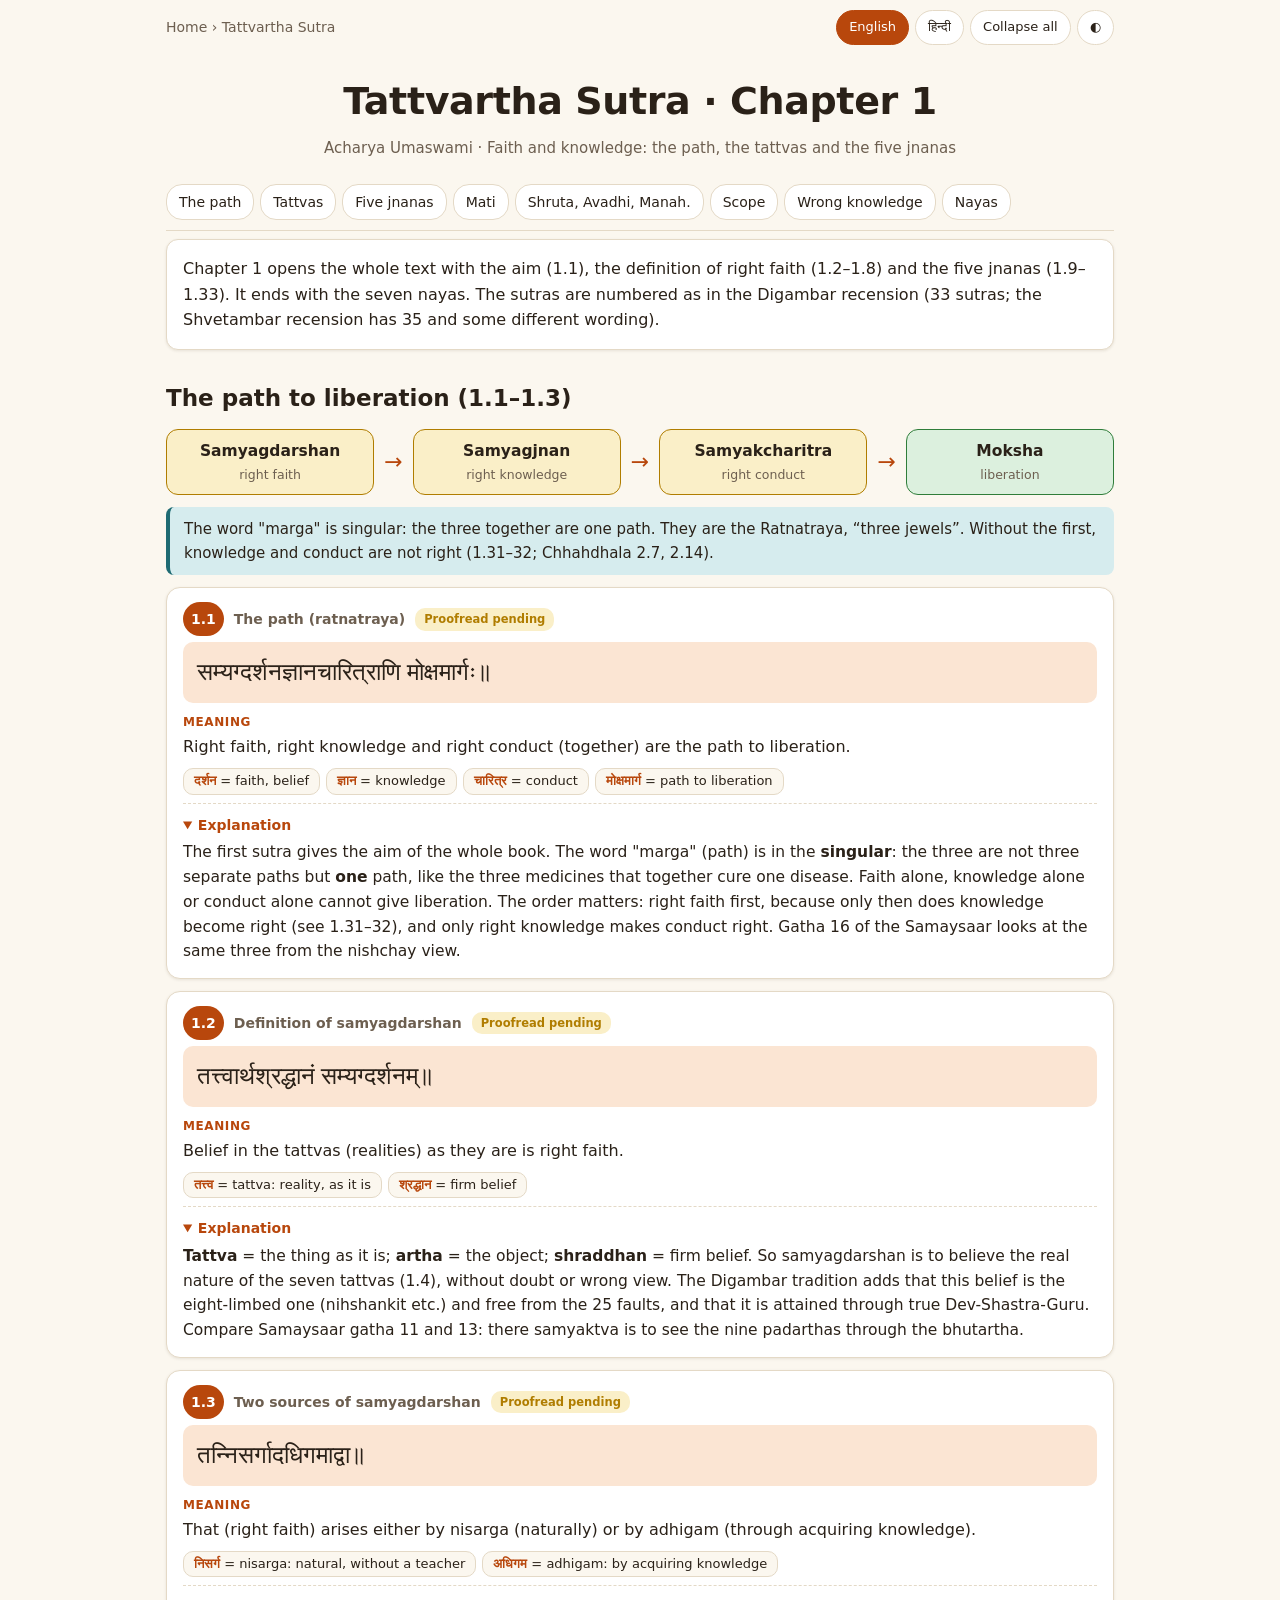
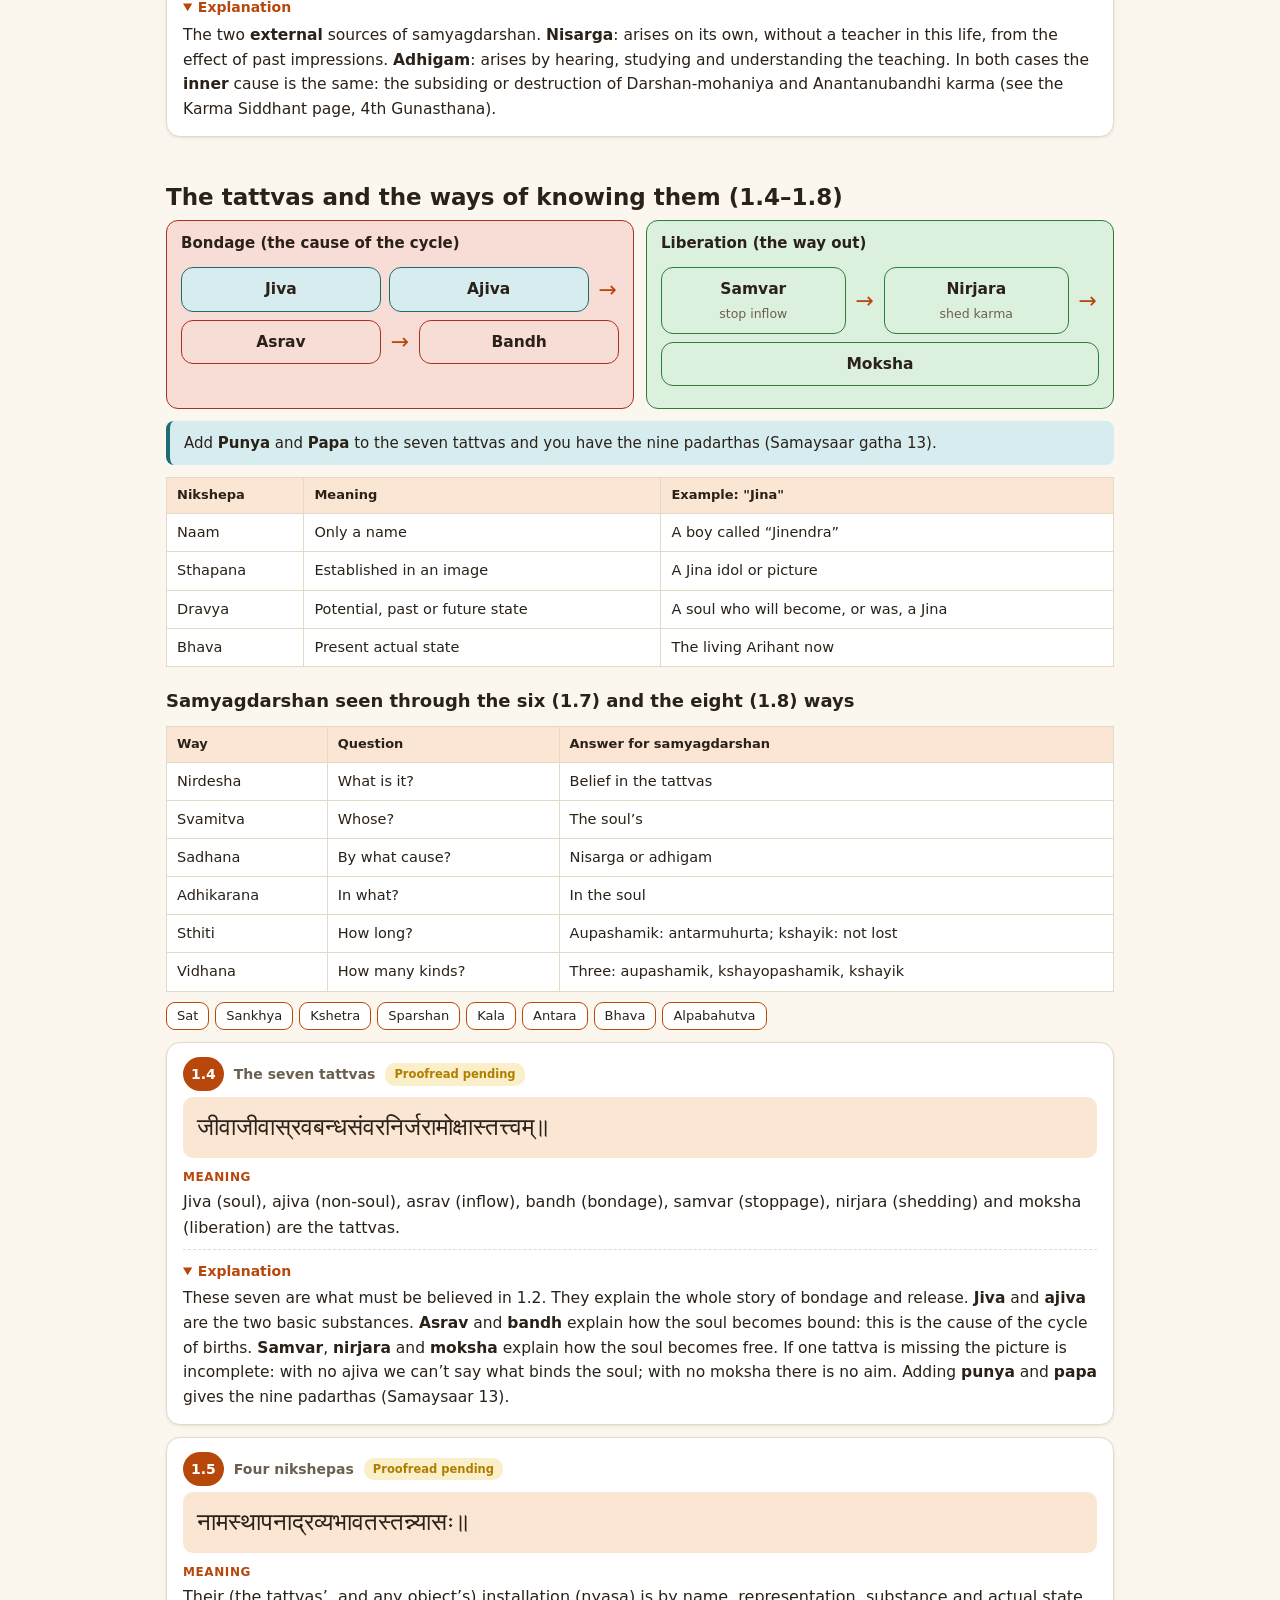
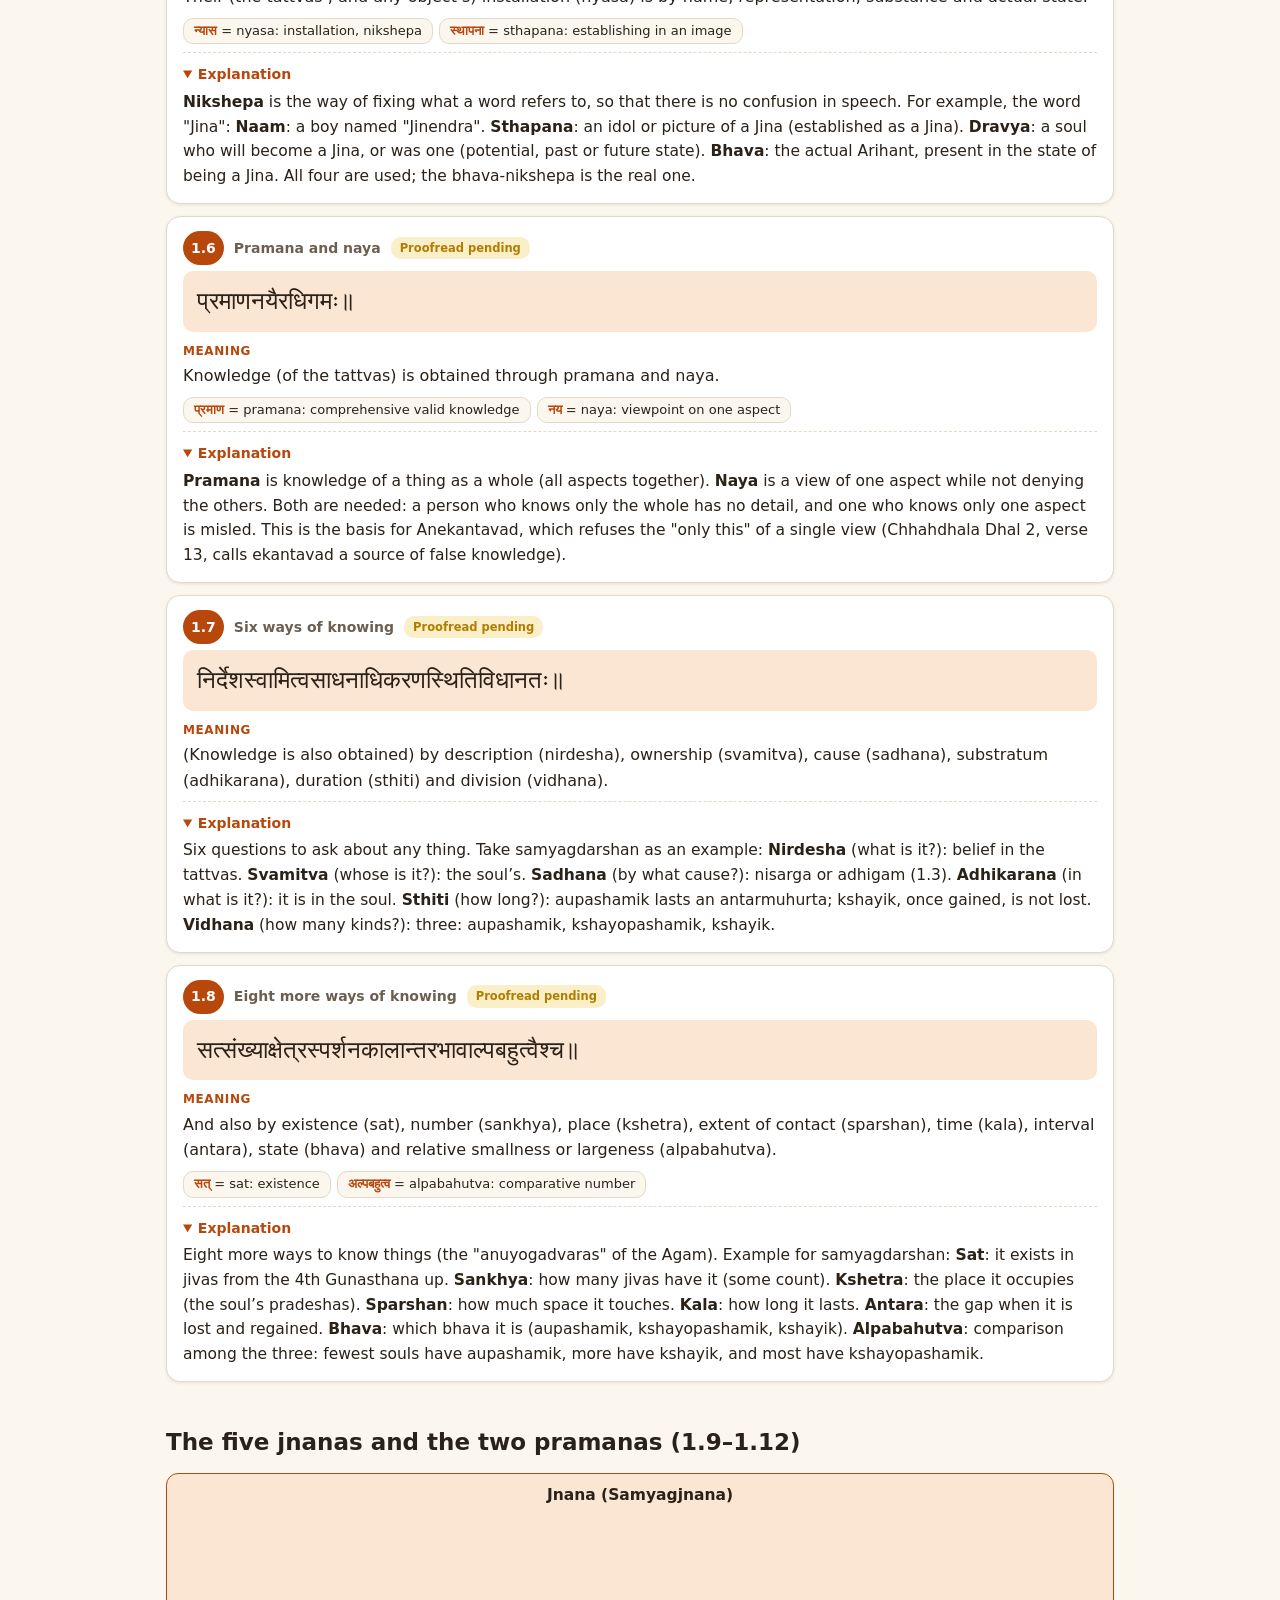
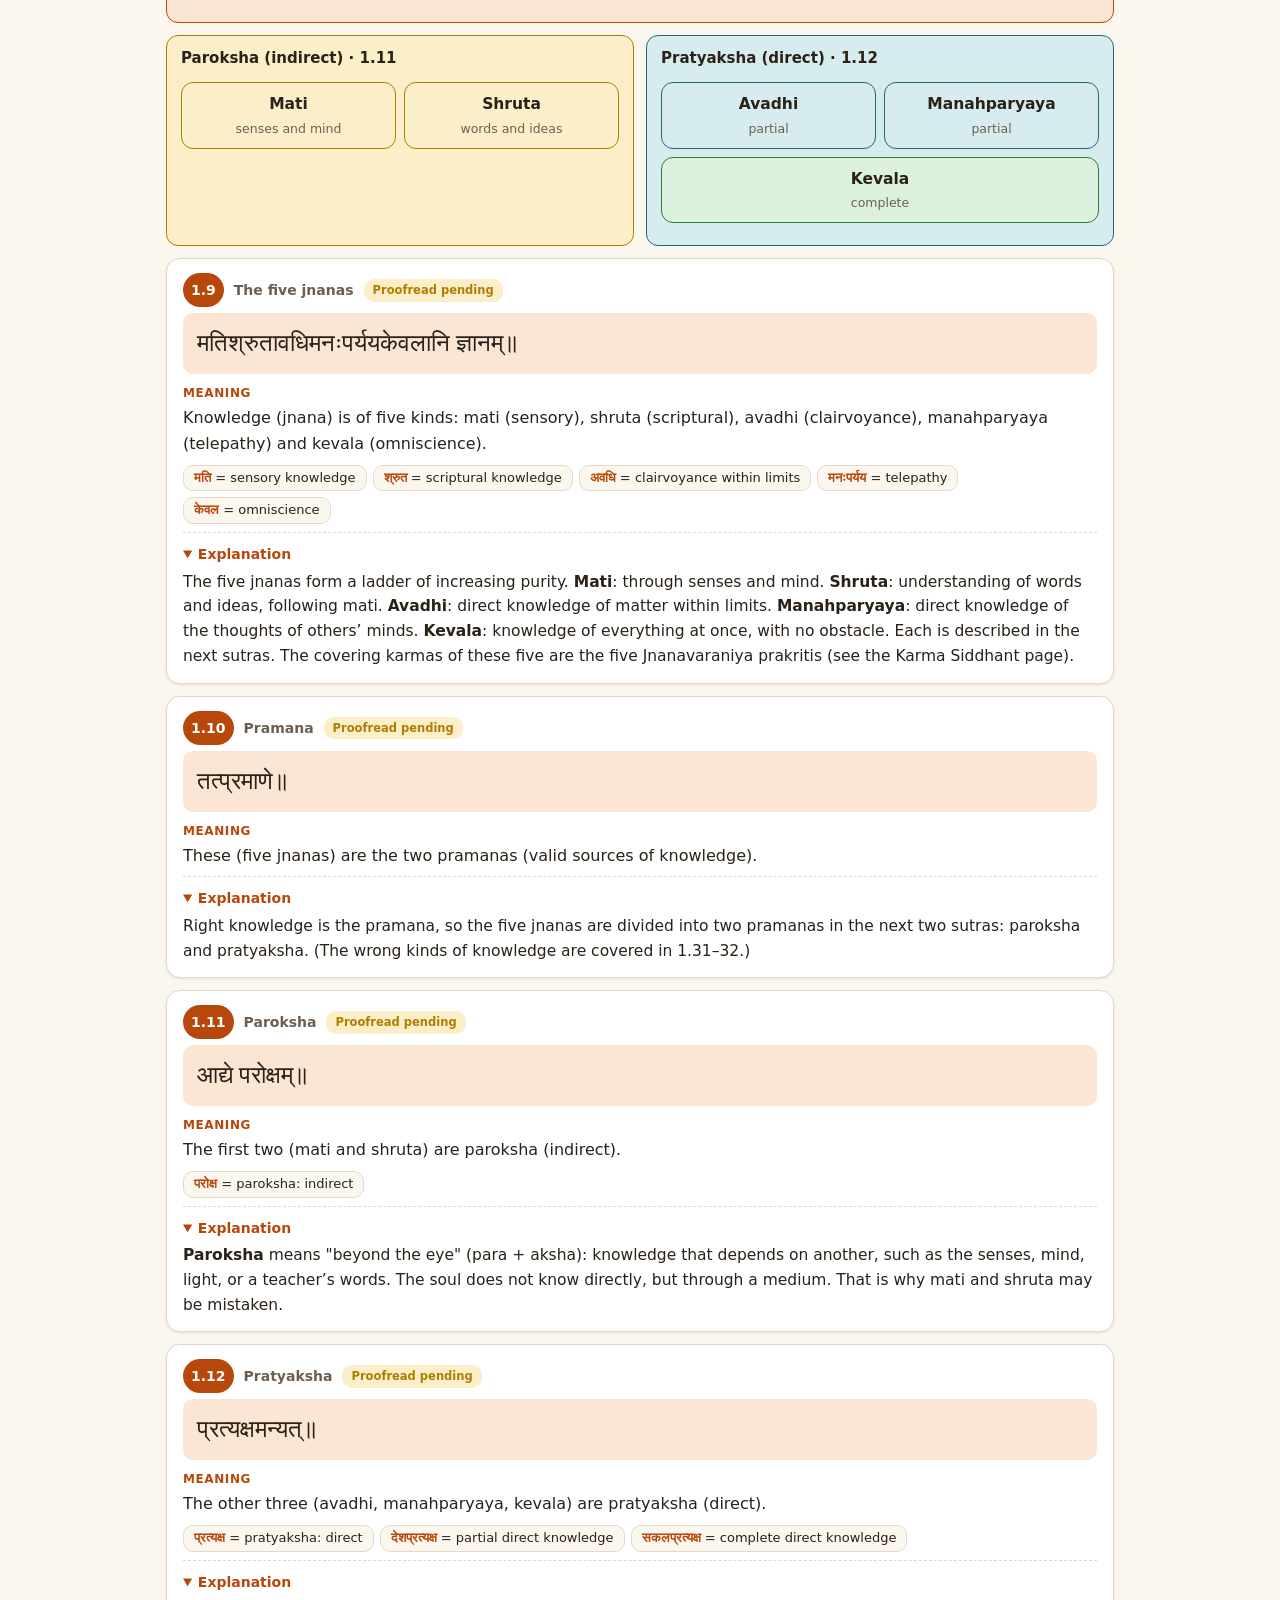
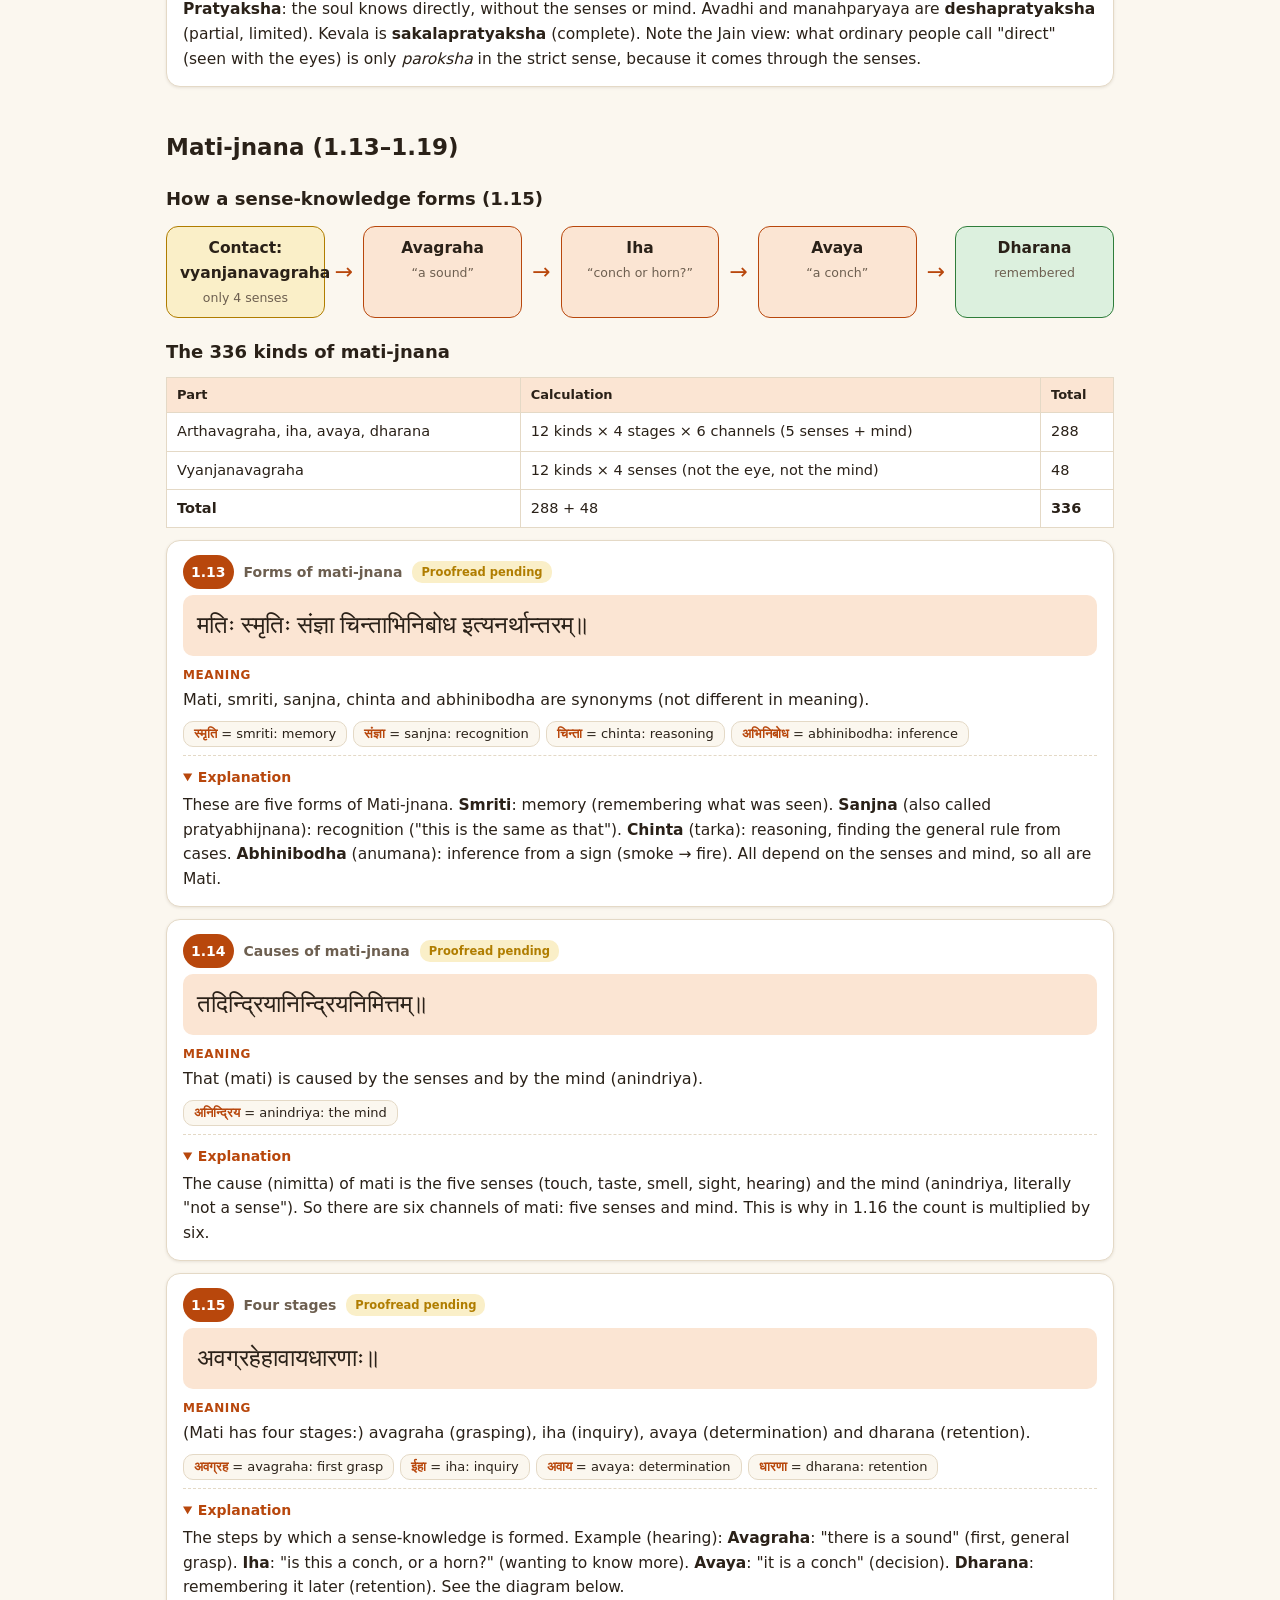
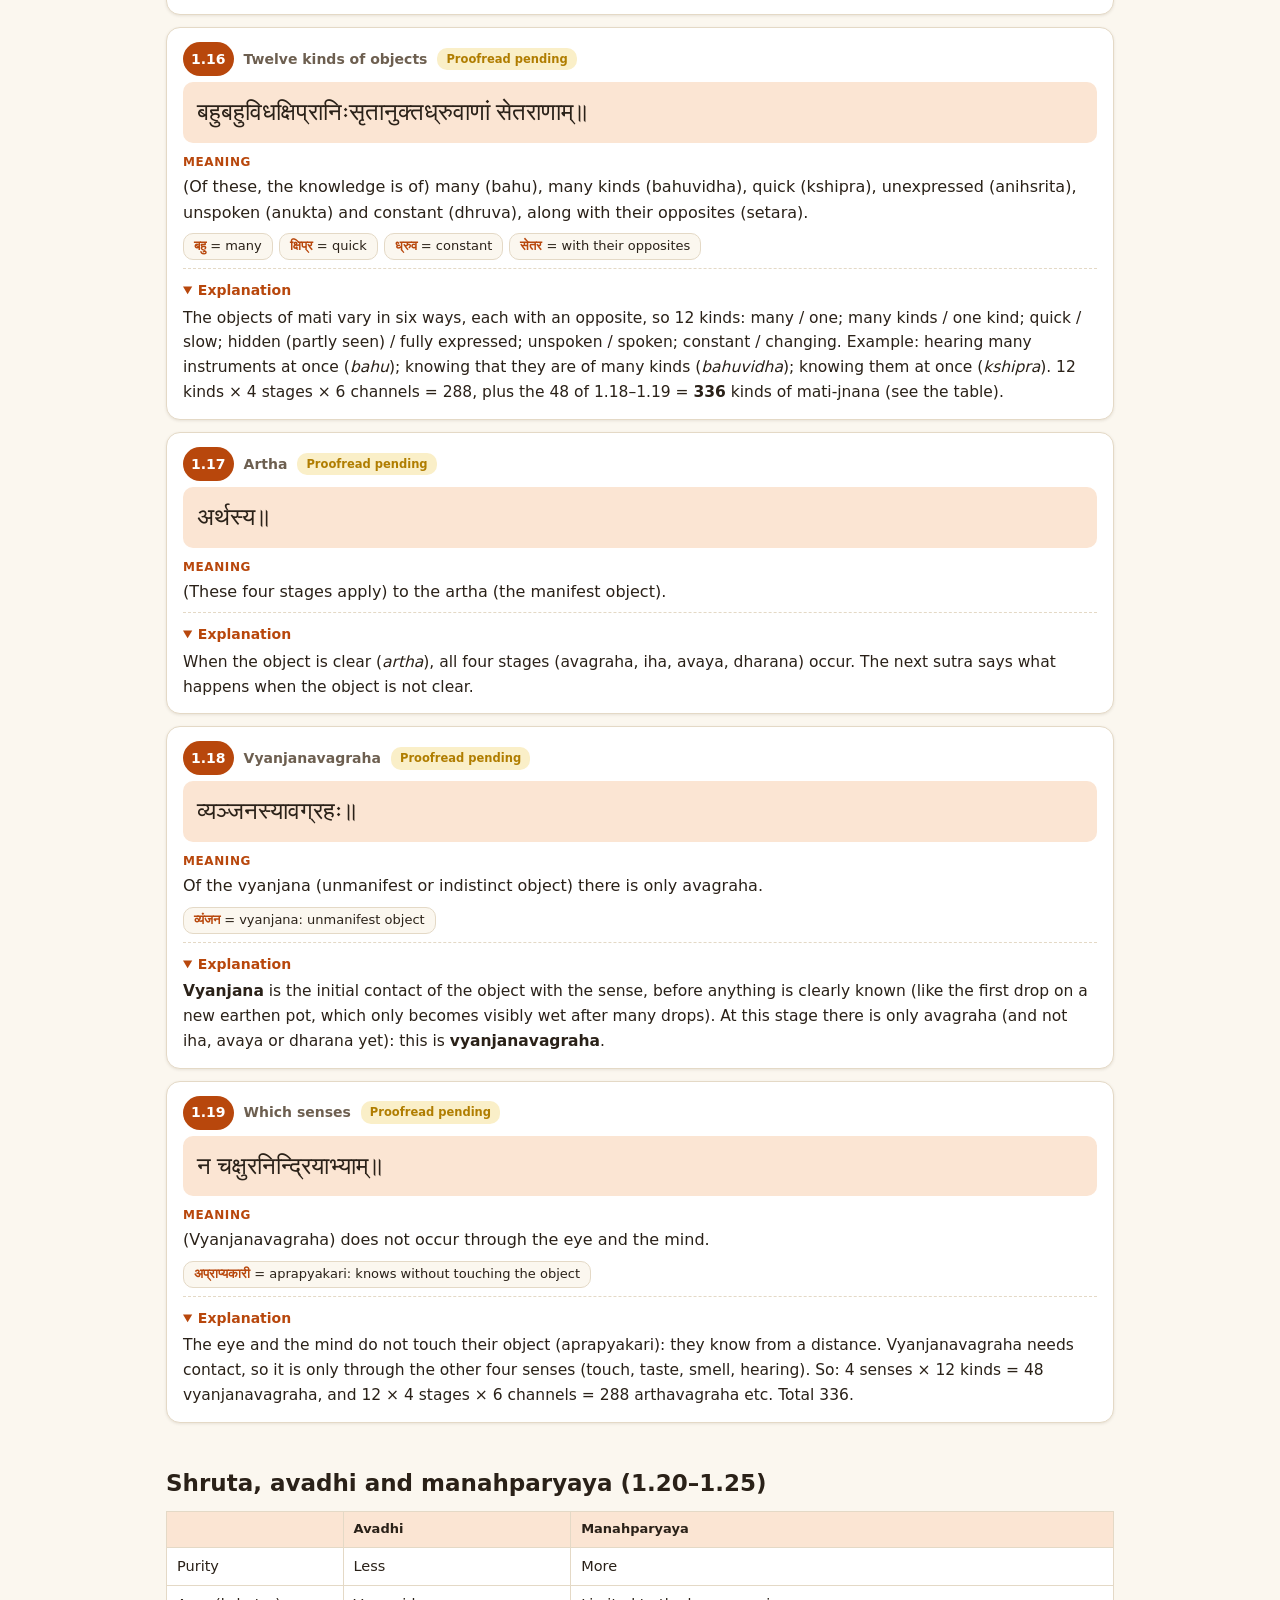
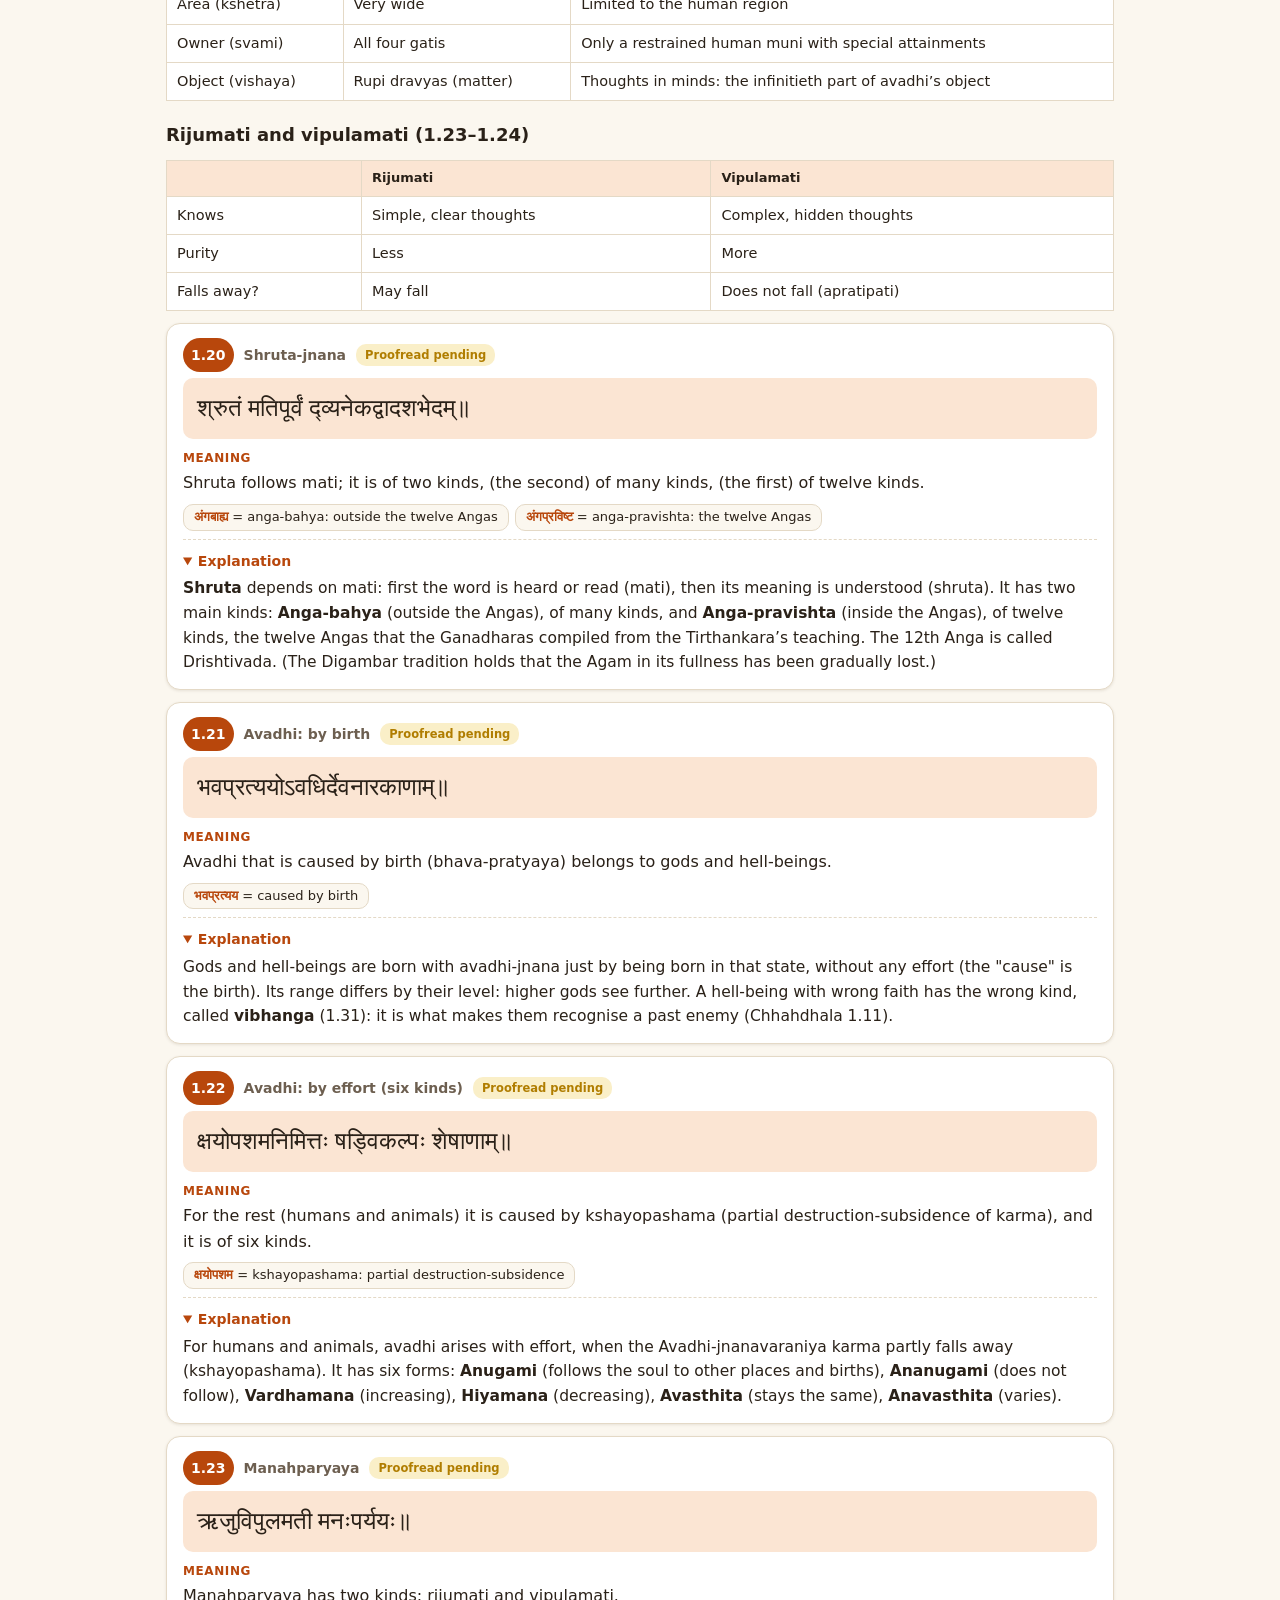
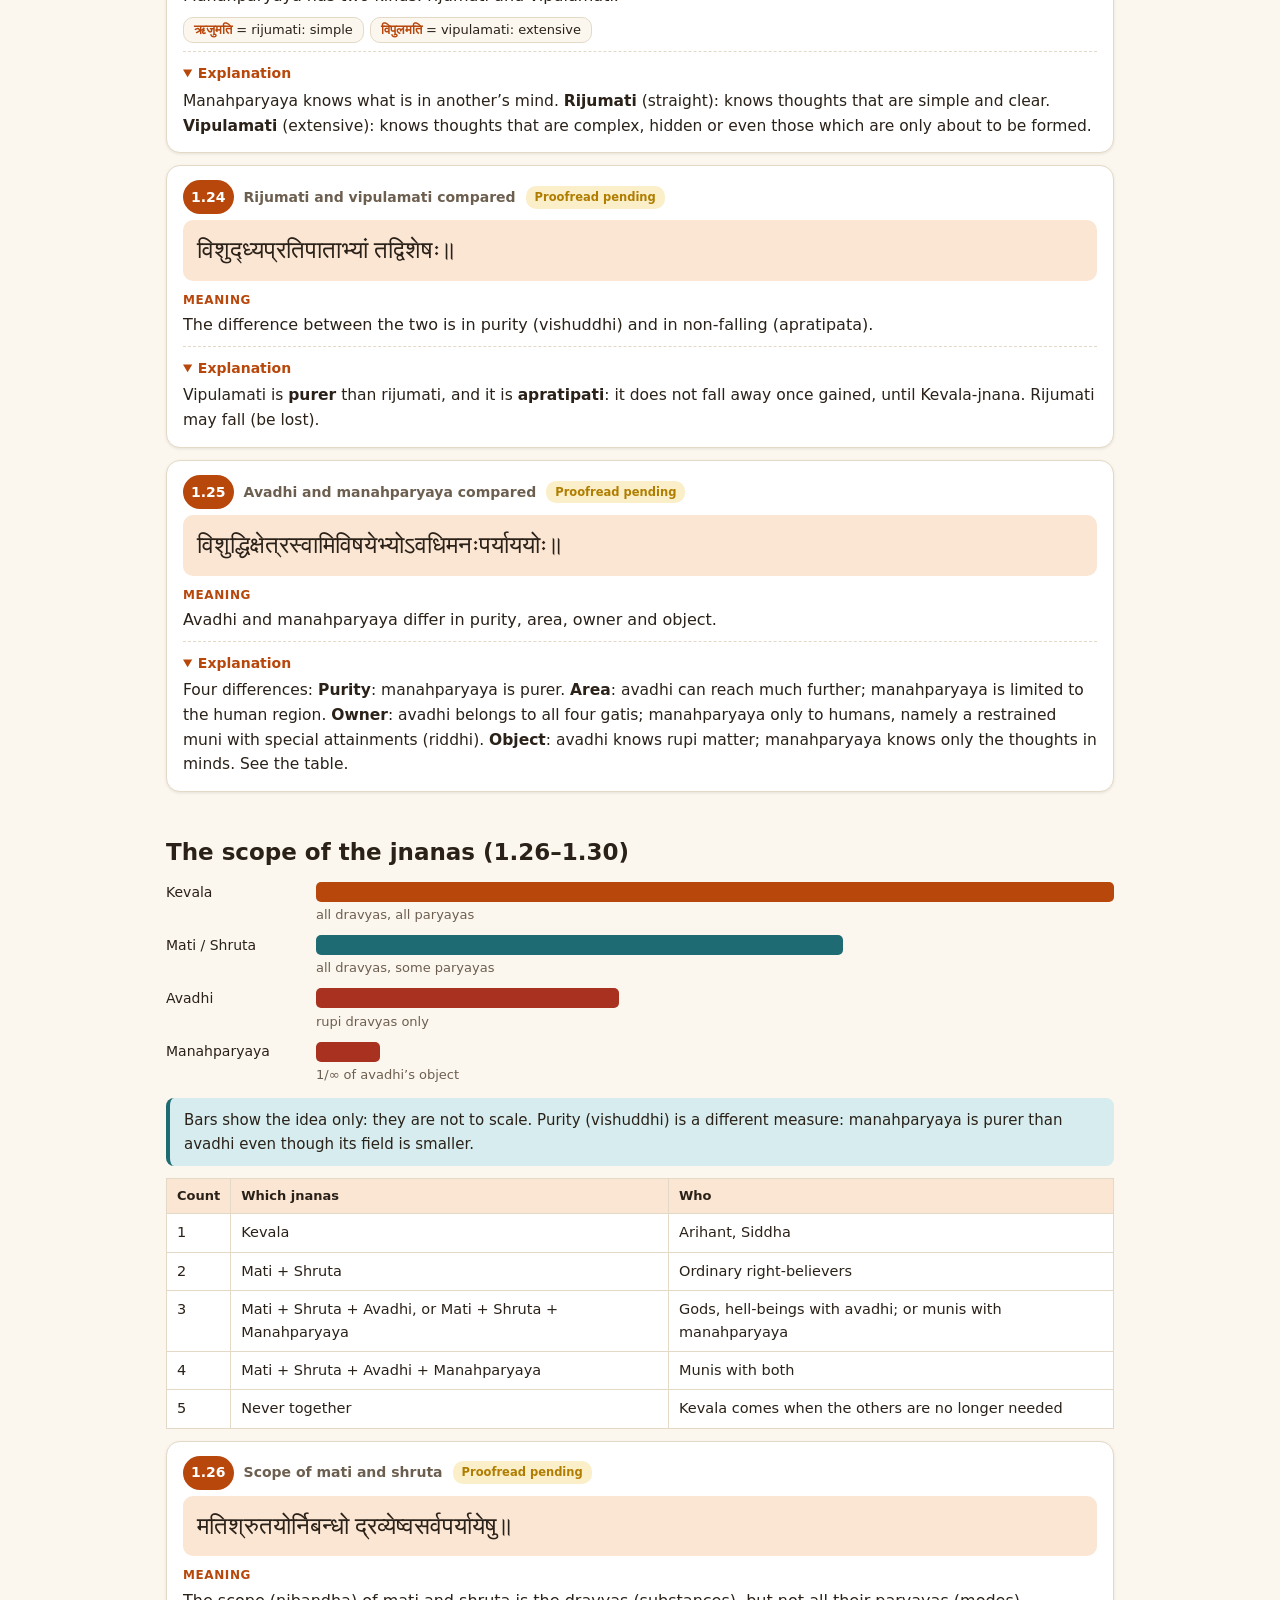
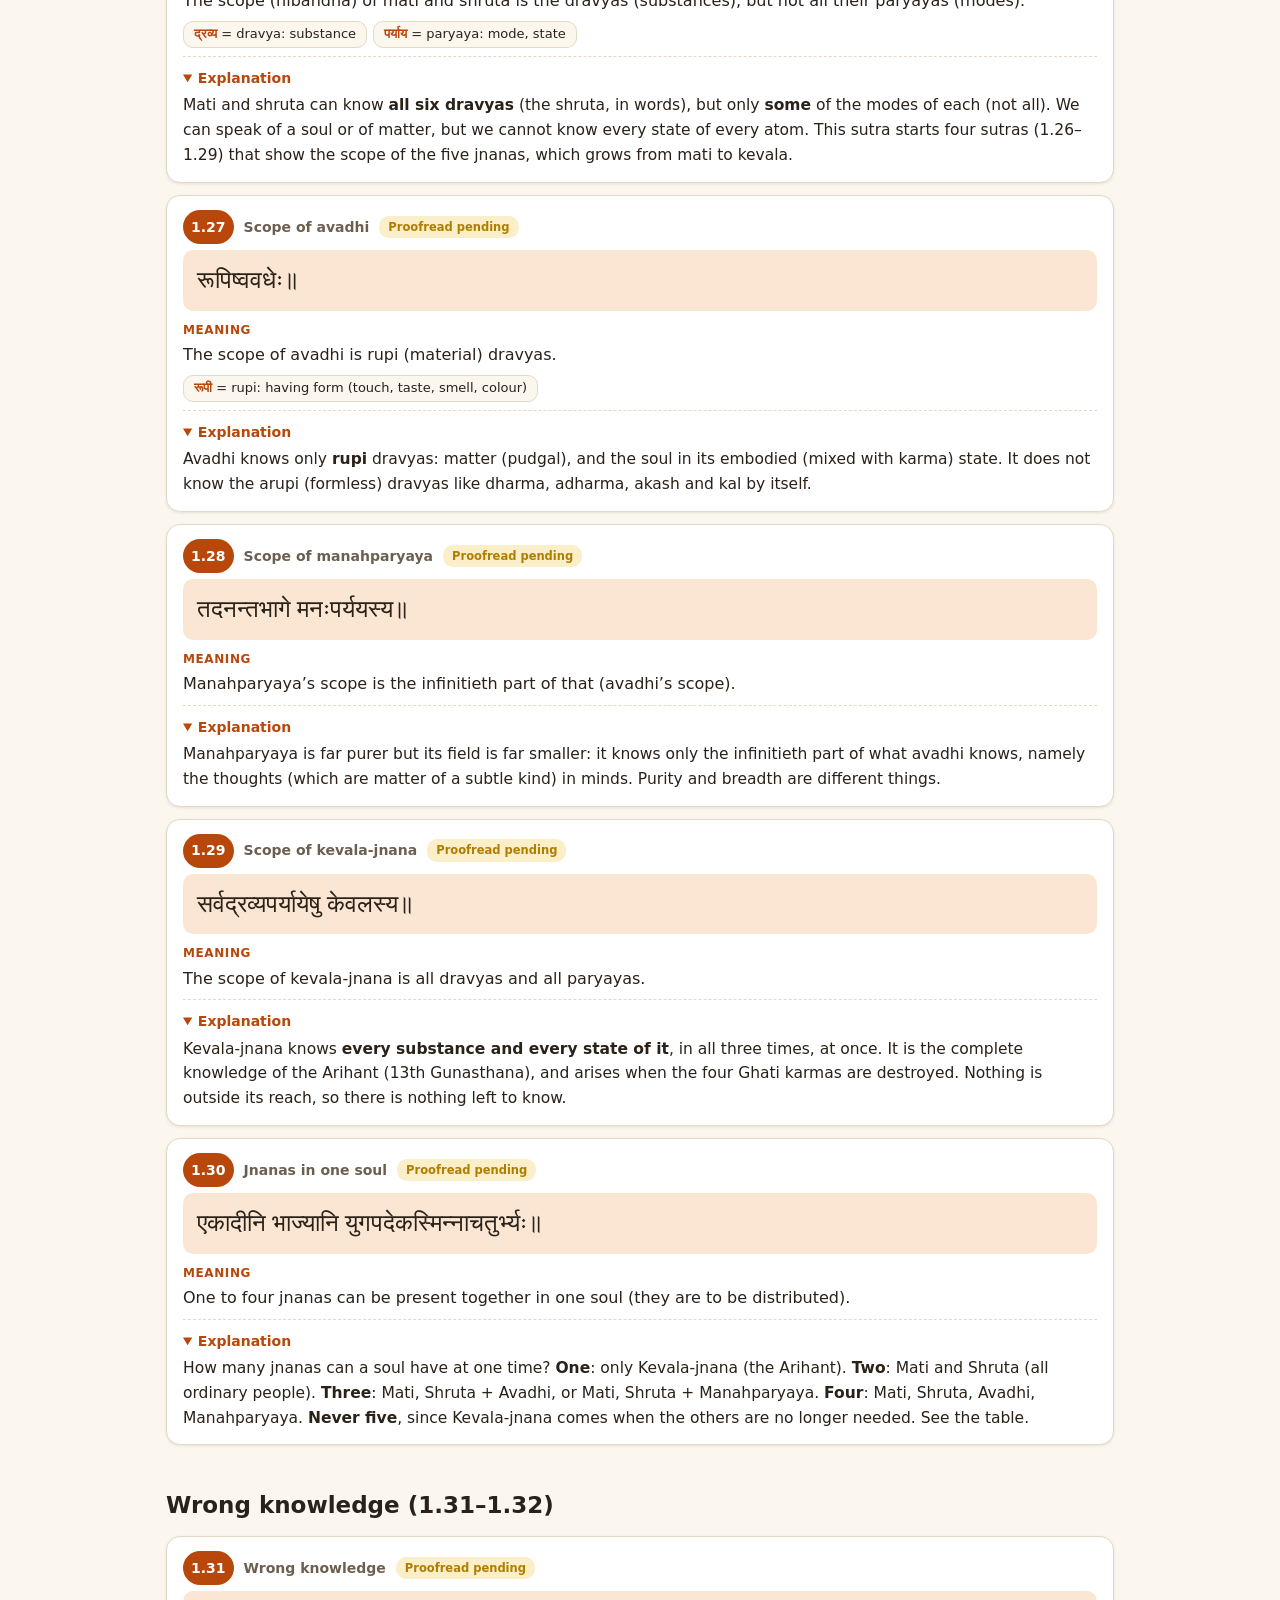
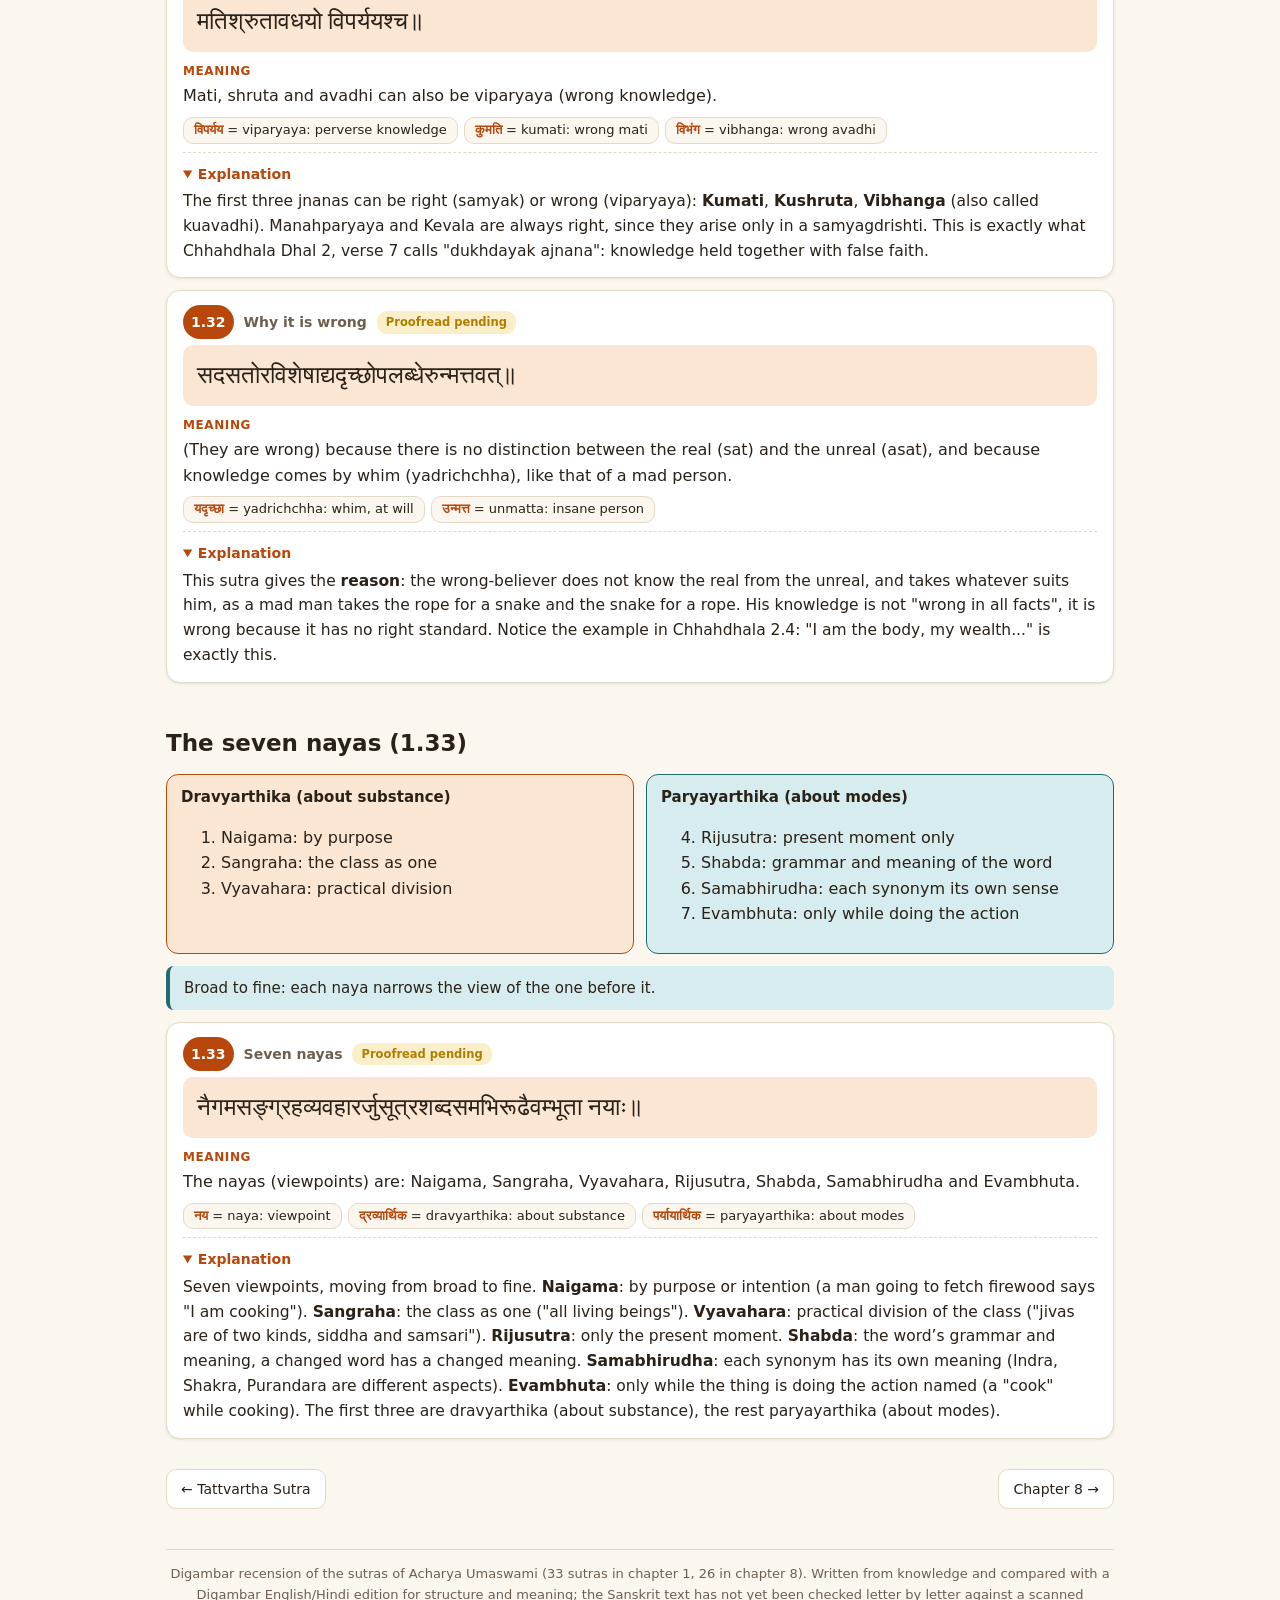
<file: tattvartha-sutra/chapter-1.html>
<!doctype html>
<html lang="en">
<head>
<meta charset="utf-8">
<meta name="viewport" content="width=device-width, initial-scale=1">
<title data-en="Tattvartha Sutra · Chapter 1 – Jindharma" data-hi="तत्त्वार्थ सूत्र · अध्याय 1 – जिनधर्म">Tattvartha Sutra · Chapter 1 – Jindharma</title>
<meta name="description" content="Tattvartha Sutra chapter 1 (33 sutras): Sanskrit text, Hindi and English meaning, diagrams.">
<link rel="stylesheet" href="../assets/site.css">
<script src="../assets/site.js"></script>
</head>
<body>
<div class="wrap">
<div class="topbar">
  <div class="crumbs"><a href="../"><span class="en">Home</span><span class="hi">मुख पृष्ठ</span></a> <span>›</span> <a href="../tattvartha-sutra/"><span class="en">Tattvartha Sutra</span><span class="hi">तत्त्वार्थ सूत्र</span></a></div>
  <div class="tools"><button data-l="en">English</button><button data-l="hi">हिन्दी</button><button id="bExpand"><span class="en">Collapse all</span><span class="hi">सब समेटें</span></button><button id="bTheme" aria-label="Theme">◐</button></div>
</div>
<header class="page"><h1><span class="en">Tattvartha Sutra · Chapter 1</span><span class="hi">तत्त्वार्थ सूत्र · अध्याय 1</span></h1><p class="by"><span class="en">Acharya Umaswami · Faith and knowledge: the path, the tattvas and the five jnanas</span><span class="hi">आचार्य उमास्वामी · श्रद्धा और ज्ञान: मार्ग, तत्त्व और पाँच ज्ञान</span></p></header>
<nav class="toc"><a href="#s1"><span class="en">The path</span><span class="hi">मार्ग</span></a><a href="#s2"><span class="en">Tattvas</span><span class="hi">तत्त्व</span></a><a href="#s3"><span class="en">Five jnanas</span><span class="hi">पाँच ज्ञान</span></a><a href="#s4"><span class="en">Mati</span><span class="hi">मति</span></a><a href="#s5"><span class="en">Shruta, Avadhi, Manah.</span><span class="hi">श्रुत, अवधि, मनः.</span></a><a href="#s6"><span class="en">Scope</span><span class="hi">विषय</span></a><a href="#s7"><span class="en">Wrong knowledge</span><span class="hi">मिथ्याज्ञान</span></a><a href="#s8"><span class="en">Nayas</span><span class="hi">नय</span></a></nav>
<div class="card"><div class="en">Chapter 1 opens the whole text with the aim (1.1), the definition of right faith (1.2–1.8) and the five jnanas (1.9–1.33). It ends with the seven nayas. The sutras are numbered as in the Digambar recension (33 sutras; the Shvetambar recension has 35 and some different wording).</div><div class="hi">अध्याय 1 पूरे ग्रंथ का लक्ष्य (1.1), सम्यग्दर्शन की परिभाषा (1.2–1.8) और पाँच ज्ञान (1.9–1.33) बताता है, और सात नयों पर समाप्त होता है। सूत्र-संख्या दिगंबर पाठ के अनुसार है (33 सूत्र; श्वेतांबर पाठ में 35 हैं और शब्द कहीं भिन्न हैं)।</div></div>
<section id="s1"><h2><span class="en">The path to liberation (1.1–1.3)</span><span class="hi">मोक्षमार्ग (1.1–1.3)</span></h2><div class="flow"><div class="fbox gold"><b><span class="en">Samyagdarshan</span><span class="hi">सम्यग्दर्शन</span></b><small><span class="en">right faith</span><span class="hi">सही श्रद्धा</span></small></div><div class="farrow rd"></div><div class="fbox gold"><b><span class="en">Samyagjnan</span><span class="hi">सम्यग्ज्ञान</span></b><small><span class="en">right knowledge</span><span class="hi">सही ज्ञान</span></small></div><div class="farrow rd"></div><div class="fbox gold"><b><span class="en">Samyakcharitra</span><span class="hi">सम्यक्चारित्र</span></b><small><span class="en">right conduct</span><span class="hi">सही आचरण</span></small></div><div class="farrow rd"></div><div class="fbox green"><b><span class="en">Moksha</span><span class="hi">मोक्ष</span></b><small><span class="en">liberation</span><span class="hi">मुक्ति</span></small></div></div><div class="callout info"><span class="en">The word "marga" is singular: the three together are one path. They are the Ratnatraya, “three jewels”. Without the first, knowledge and conduct are not right (1.31–32; Chhahdhala 2.7, 2.14).</span><span class="hi">"मार्गः" एकवचन है: तीनों मिलकर एक मार्ग हैं। इन्हें रत्नत्रय कहते हैं। पहले के बिना ज्ञान और चारित्र सम्यक् नहीं होते (1.31–32; छहढाला 2.7, 2.14)।</span></div><article class="unit" id="s1-1.1">
<div class="unit-head"><span class="num">1.1</span><span class="unit-title"><span class="en">The path (ratnatraya)</span><span class="hi">मोक्षमार्ग (रत्नत्रय)</span></span><span class="vbadge pend"><span class="en">Proofread pending</span><span class="hi">प्रूफ़-पठन शेष</span></span></div>
<div class="orig">सम्यग्दर्शनज्ञानचारित्राणि मोक्षमार्गः॥</div>
<span class="lbl"><span class="en">Meaning</span><span class="hi">अर्थ</span></span>
<div class="meaning"><div class="en">Right faith, right knowledge and right conduct (together) are the path to liberation.</div><div class="hi">सम्यग्दर्शन, सम्यग्ज्ञान और सम्यक्चारित्र (तीनों मिलकर) मोक्ष का मार्ग हैं।</div></div>
<div class="terms"><span><b>दर्शन</b> = <span class="en">faith, belief</span><span class="hi">श्रद्धा</span></span><span><b>ज्ञान</b> = <span class="en">knowledge</span><span class="hi">ज्ञान</span></span><span><b>चारित्र</b> = <span class="en">conduct</span><span class="hi">आचरण</span></span><span><b>मोक्षमार्ग</b> = <span class="en">path to liberation</span><span class="hi">मोक्ष का मार्ग</span></span></div>
<details class="ex" open><summary><span class="en">Explanation</span><span class="hi">व्याख्या</span></summary><div class="body"><div class="en">The first sutra gives the aim of the whole book. The word "marga" (path) is in the <b>singular</b>: the three are not three separate paths but <b>one</b> path, like the three medicines that together cure one disease. Faith alone, knowledge alone or conduct alone cannot give liberation. The order matters: right faith first, because only then does knowledge become right (see 1.31–32), and only right knowledge makes conduct right. Gatha 16 of the Samaysaar looks at the same three from the nishchay view.</div><div class="hi">पहला सूत्र पूरे ग्रंथ का लक्ष्य बताता है। "मार्गः" शब्द <b>एकवचन</b> में है: तीनों अलग-अलग तीन मार्ग नहीं, बल्कि <b>एक</b> ही मार्ग हैं, जैसे तीन औषधियाँ मिलकर एक रोग मिटाती हैं। अकेली श्रद्धा, अकेला ज्ञान या अकेला चारित्र मोक्ष नहीं दे सकता। क्रम महत्त्वपूर्ण है: पहले सम्यग्दर्शन, क्योंकि तभी ज्ञान सम्यक् होता है (देखें 1.31–32), और सम्यक् ज्ञान से ही चारित्र सम्यक् होता है। समयसार की गाथा 16 इन्हीं तीनों को निश्चय-दृष्टि से देखती है।</div></div></details>

</article><article class="unit" id="s1-1.2">
<div class="unit-head"><span class="num">1.2</span><span class="unit-title"><span class="en">Definition of samyagdarshan</span><span class="hi">सम्यग्दर्शन का लक्षण</span></span><span class="vbadge pend"><span class="en">Proofread pending</span><span class="hi">प्रूफ़-पठन शेष</span></span></div>
<div class="orig">तत्त्वार्थश्रद्धानं सम्यग्दर्शनम्॥</div>
<span class="lbl"><span class="en">Meaning</span><span class="hi">अर्थ</span></span>
<div class="meaning"><div class="en">Belief in the tattvas (realities) as they are is right faith.</div><div class="hi">तत्त्वों के अर्थ (यथार्थ स्वरूप) का श्रद्धान सम्यग्दर्शन है।</div></div>
<div class="terms"><span><b>तत्त्व</b> = <span class="en">tattva: reality, as it is</span><span class="hi">वस्तु का यथार्थ रूप</span></span><span><b>श्रद्धान</b> = <span class="en">firm belief</span><span class="hi">दृढ़ विश्वास</span></span></div>
<details class="ex" open><summary><span class="en">Explanation</span><span class="hi">व्याख्या</span></summary><div class="body"><div class="en"><b>Tattva</b> = the thing as it is; <b>artha</b> = the object; <b>shraddhan</b> = firm belief. So samyagdarshan is to believe the real nature of the seven tattvas (1.4), without doubt or wrong view. The Digambar tradition adds that this belief is the eight-limbed one (nihshankit etc.) and free from the 25 faults, and that it is attained through true Dev-Shastra-Guru. Compare Samaysaar gatha 11 and 13: there samyaktva is to see the nine padarthas through the bhutartha.</div><div class="hi"><b>तत्त्व</b> = वस्तु जैसी है; <b>अर्थ</b> = पदार्थ; <b>श्रद्धान</b> = दृढ़ विश्वास। अतः सम्यग्दर्शन सात तत्त्वों (1.4) के यथार्थ स्वरूप पर बिना संशय और विपरीत भाव के श्रद्धा करना है। दिगंबर परंपरा जोड़ती है कि यह श्रद्धा निःशंकित आदि आठ अंगों सहित और पच्चीस दोषों से रहित होती है तथा सच्चे देव-शास्त्र-गुरु के माध्यम से प्राप्त होती है। तुलना करें समयसार गाथा 11 और 13: वहाँ भूतार्थ से नौ पदार्थों को देखना सम्यक्त्व है।</div></div></details>

</article><article class="unit" id="s1-1.3">
<div class="unit-head"><span class="num">1.3</span><span class="unit-title"><span class="en">Two sources of samyagdarshan</span><span class="hi">सम्यग्दर्शन के दो साधन</span></span><span class="vbadge pend"><span class="en">Proofread pending</span><span class="hi">प्रूफ़-पठन शेष</span></span></div>
<div class="orig">तन्निसर्गादधिगमाद्वा॥</div>
<span class="lbl"><span class="en">Meaning</span><span class="hi">अर्थ</span></span>
<div class="meaning"><div class="en">That (right faith) arises either by nisarga (naturally) or by adhigam (through acquiring knowledge).</div><div class="hi">वह (सम्यग्दर्शन) निसर्ग (स्वभाव से) या अधिगम (ज्ञान की प्राप्ति) से उत्पन्न होता है।</div></div>
<div class="terms"><span><b>निसर्ग</b> = <span class="en">nisarga: natural, without a teacher</span><span class="hi">स्वाभाविक, बिना उपदेश</span></span><span><b>अधिगम</b> = <span class="en">adhigam: by acquiring knowledge</span><span class="hi">ज्ञान प्राप्ति से</span></span></div>
<details class="ex" open><summary><span class="en">Explanation</span><span class="hi">व्याख्या</span></summary><div class="body"><div class="en">The two <b>external</b> sources of samyagdarshan. <b>Nisarga</b>: arises on its own, without a teacher in this life, from the effect of past impressions. <b>Adhigam</b>: arises by hearing, studying and understanding the teaching. In both cases the <b>inner</b> cause is the same: the subsiding or destruction of Darshan-mohaniya and Anantanubandhi karma (see the Karma Siddhant page, 4th Gunasthana).</div><div class="hi">सम्यग्दर्शन के दो <b>बाह्य</b> साधन। <b>निसर्ग</b>: इस जन्म में बिना उपदेश के पूर्व संस्कार के प्रभाव से स्वतः उत्पन्न। <b>अधिगम</b>: उपदेश सुनने, पढ़ने और समझने से उत्पन्न। दोनों में <b>अंतरंग</b> कारण एक ही है: दर्शनमोहनीय और अनंतानुबंधी कर्म का उपशम या क्षय (देखें कर्म सिद्धांत पृष्ठ, चौथा गुणस्थान)।</div></div></details>

</article></section><section id="s2"><h2><span class="en">The tattvas and the ways of knowing them (1.4–1.8)</span><span class="hi">तत्त्व और उन्हें जानने के द्वार (1.4–1.8)</span></h2><div class="grid2"><div class="panel red"><h4><span class="en">Bondage (the cause of the cycle)</span><span class="hi">बंध (संसार का कारण)</span></h4><div class="flow"><div class="fbox teal"><b><span class="en">Jiva</span><span class="hi">जीव</span></b></div><div class="fbox teal"><b><span class="en">Ajiva</span><span class="hi">अजीव</span></b></div><div class="farrow rd"></div><div class="fbox red"><b><span class="en">Asrav</span><span class="hi">आस्रव</span></b></div><div class="farrow rd"></div><div class="fbox red"><b><span class="en">Bandh</span><span class="hi">बंध</span></b></div></div></div><div class="panel green"><h4><span class="en">Liberation (the way out)</span><span class="hi">मोक्ष (मुक्ति का मार्ग)</span></h4><div class="flow"><div class="fbox green"><b><span class="en">Samvar</span><span class="hi">संवर</span></b><small><span class="en">stop inflow</span><span class="hi">आस्रव रोकना</span></small></div><div class="farrow rd"></div><div class="fbox green"><b><span class="en">Nirjara</span><span class="hi">निर्जरा</span></b><small><span class="en">shed karma</span><span class="hi">कर्म झड़ाना</span></small></div><div class="farrow rd"></div><div class="fbox green"><b><span class="en">Moksha</span><span class="hi">मोक्ष</span></b></div></div></div></div><div class="callout info"><span class="en">Add <b>Punya</b> and <b>Papa</b> to the seven tattvas and you have the nine padarthas (Samaysaar gatha 13).</span><span class="hi">सात तत्त्वों में <b>पुण्य</b> और <b>पाप</b> जोड़ें तो नौ पदार्थ होते हैं (समयसार गाथा 13)।</span></div><div class="tw"><table><tr><th><span class="en">Nikshepa</span><span class="hi">निक्षेप</span></th><th><span class="en">Meaning</span><span class="hi">अर्थ</span></th><th><span class="en">Example: "Jina"</span><span class="hi">उदाहरण: "जिन"</span></th></tr><tr><td><span class="en">Naam</span><span class="hi">नाम</span></td><td><span class="en">Only a name</span><span class="hi">केवल नाम</span></td><td><span class="en">A boy called “Jinendra”</span><span class="hi">जिनेंद्र नाम का बालक</span></td></tr><tr><td><span class="en">Sthapana</span><span class="hi">स्थापना</span></td><td><span class="en">Established in an image</span><span class="hi">प्रतिमा में स्थापित</span></td><td><span class="en">A Jina idol or picture</span><span class="hi">जिन प्रतिमा या चित्र</span></td></tr><tr><td><span class="en">Dravya</span><span class="hi">द्रव्य</span></td><td><span class="en">Potential, past or future state</span><span class="hi">भूत या भावी अवस्था</span></td><td><span class="en">A soul who will become, or was, a Jina</span><span class="hi">जो जिन होगा या था</span></td></tr><tr><td><span class="en">Bhava</span><span class="hi">भाव</span></td><td><span class="en">Present actual state</span><span class="hi">वर्तमान वास्तविक अवस्था</span></td><td><span class="en">The living Arihant now</span><span class="hi">वर्तमान में विराजमान अरिहंत</span></td></tr></table></div><h3><span class="en">Samyagdarshan seen through the six (1.7) and the eight (1.8) ways</span><span class="hi">सम्यग्दर्शन छह (1.7) और आठ (1.8) द्वारों से</span></h3><div class="tw"><table><tr><th><span class="en">Way</span><span class="hi">द्वार</span></th><th><span class="en">Question</span><span class="hi">प्रश्न</span></th><th><span class="en">Answer for samyagdarshan</span><span class="hi">सम्यग्दर्शन के लिए उत्तर</span></th></tr><tr><td><span class="en">Nirdesha</span><span class="hi">निर्देश</span></td><td><span class="en">What is it?</span><span class="hi">क्या है?</span></td><td><span class="en">Belief in the tattvas</span><span class="hi">तत्त्वों की श्रद्धा</span></td></tr><tr><td><span class="en">Svamitva</span><span class="hi">स्वामित्व</span></td><td><span class="en">Whose?</span><span class="hi">किसका?</span></td><td><span class="en">The soul’s</span><span class="hi">आत्मा का</span></td></tr><tr><td><span class="en">Sadhana</span><span class="hi">साधन</span></td><td><span class="en">By what cause?</span><span class="hi">किस कारण से?</span></td><td><span class="en">Nisarga or adhigam</span><span class="hi">निसर्ग या अधिगम</span></td></tr><tr><td><span class="en">Adhikarana</span><span class="hi">अधिकरण</span></td><td><span class="en">In what?</span><span class="hi">किसमें?</span></td><td><span class="en">In the soul</span><span class="hi">आत्मा में</span></td></tr><tr><td><span class="en">Sthiti</span><span class="hi">स्थिति</span></td><td><span class="en">How long?</span><span class="hi">कब तक?</span></td><td><span class="en">Aupashamik: antarmuhurta; kshayik: not lost</span><span class="hi">औपशमिक: अंतर्मुहूर्त; क्षायिक: नष्ट नहीं</span></td></tr><tr><td><span class="en">Vidhana</span><span class="hi">विधान</span></td><td><span class="en">How many kinds?</span><span class="hi">कितने भेद?</span></td><td><span class="en">Three: aupashamik, kshayopashamik, kshayik</span><span class="hi">तीन: औपशमिक, क्षायोपशमिक, क्षायिक</span></td></tr></table></div><div class="chips"><span class="chip"><span class="en">Sat</span><span class="hi">सत्</span></span><span class="chip"><span class="en">Sankhya</span><span class="hi">संख्या</span></span><span class="chip"><span class="en">Kshetra</span><span class="hi">क्षेत्र</span></span><span class="chip"><span class="en">Sparshan</span><span class="hi">स्पर्शन</span></span><span class="chip"><span class="en">Kala</span><span class="hi">काल</span></span><span class="chip"><span class="en">Antara</span><span class="hi">अंतर</span></span><span class="chip"><span class="en">Bhava</span><span class="hi">भाव</span></span><span class="chip"><span class="en">Alpabahutva</span><span class="hi">अल्पबहुत्व</span></span></div><article class="unit" id="s2-1.4">
<div class="unit-head"><span class="num">1.4</span><span class="unit-title"><span class="en">The seven tattvas</span><span class="hi">सात तत्त्व</span></span><span class="vbadge pend"><span class="en">Proofread pending</span><span class="hi">प्रूफ़-पठन शेष</span></span></div>
<div class="orig">जीवाजीवास्रवबन्धसंवरनिर्जरामोक्षास्तत्त्वम्॥</div>
<span class="lbl"><span class="en">Meaning</span><span class="hi">अर्थ</span></span>
<div class="meaning"><div class="en">Jiva (soul), ajiva (non-soul), asrav (inflow), bandh (bondage), samvar (stoppage), nirjara (shedding) and moksha (liberation) are the tattvas.</div><div class="hi">जीव, अजीव, आस्रव, बंध, संवर, निर्जरा और मोक्ष: ये (सात) तत्त्व हैं।</div></div>

<details class="ex" open><summary><span class="en">Explanation</span><span class="hi">व्याख्या</span></summary><div class="body"><div class="en">These seven are what must be believed in 1.2. They explain the whole story of bondage and release. <b>Jiva</b> and <b>ajiva</b> are the two basic substances. <b>Asrav</b> and <b>bandh</b> explain how the soul becomes bound: this is the cause of the cycle of births. <b>Samvar</b>, <b>nirjara</b> and <b>moksha</b> explain how the soul becomes free. If one tattva is missing the picture is incomplete: with no ajiva we can’t say what binds the soul; with no moksha there is no aim. Adding <b>punya</b> and <b>papa</b> gives the nine padarthas (Samaysaar 13).</div><div class="hi">ये सात वही हैं जिन पर 1.2 में श्रद्धा करनी है। ये बंध और मुक्ति की पूरी कथा समझाते हैं। <b>जीव</b> और <b>अजीव</b> दो मूल द्रव्य हैं। <b>आस्रव</b> और <b>बंध</b> बताते हैं कि आत्मा कैसे बँधती है: यही संसार-चक्र का कारण है। <b>संवर</b>, <b>निर्जरा</b> और <b>मोक्ष</b> बताते हैं कि आत्मा कैसे मुक्त होती है। एक भी तत्त्व न हो तो चित्र अधूरा: अजीव न हो तो बाँधने वाला क्या है यह नहीं कह सकते; मोक्ष न हो तो लक्ष्य नहीं। पुण्य और पाप जोड़ने पर नौ पदार्थ होते हैं (समयसार 13)।</div></div></details>

</article><article class="unit" id="s2-1.5">
<div class="unit-head"><span class="num">1.5</span><span class="unit-title"><span class="en">Four nikshepas</span><span class="hi">चार निक्षेप</span></span><span class="vbadge pend"><span class="en">Proofread pending</span><span class="hi">प्रूफ़-पठन शेष</span></span></div>
<div class="orig">नामस्थापनाद्रव्यभावतस्तन्न्यासः॥</div>
<span class="lbl"><span class="en">Meaning</span><span class="hi">अर्थ</span></span>
<div class="meaning"><div class="en">Their (the tattvas’, and any object’s) installation (nyasa) is by name, representation, substance and actual state.</div><div class="hi">उन (तत्त्वों आदि) का न्यास (निक्षेप) नाम, स्थापना, द्रव्य और भाव से होता है।</div></div>
<div class="terms"><span><b>न्यास</b> = <span class="en">nyasa: installation, nikshepa</span><span class="hi">निक्षेप</span></span><span><b>स्थापना</b> = <span class="en">sthapana: establishing in an image</span><span class="hi">प्रतिमा आदि में स्थापित करना</span></span></div>
<details class="ex" open><summary><span class="en">Explanation</span><span class="hi">व्याख्या</span></summary><div class="body"><div class="en"><b>Nikshepa</b> is the way of fixing what a word refers to, so that there is no confusion in speech. For example, the word "Jina": <b>Naam</b>: a boy named "Jinendra". <b>Sthapana</b>: an idol or picture of a Jina (established as a Jina). <b>Dravya</b>: a soul who will become a Jina, or was one (potential, past or future state). <b>Bhava</b>: the actual Arihant, present in the state of being a Jina. All four are used; the bhava-nikshepa is the real one.</div><div class="hi"><b>निक्षेप</b> शब्द का अर्थ निश्चित करने की पद्धति है, ताकि वाणी में भ्रम न हो। उदाहरण "जिन" शब्द: <b>नाम</b>: जिस बालक का नाम "जिनेंद्र" रखा। <b>स्थापना</b>: जिन की प्रतिमा या चित्र (जिन रूप में स्थापित)। <b>द्रव्य</b>: जो आत्मा जिन होने वाली है या थी (भविष्य या भूत अवस्था)। <b>भाव</b>: वर्तमान में जिन अवस्था में विराजमान साक्षात् अरिहंत। चारों का प्रयोग होता है; भाव-निक्षेप वास्तविक है।</div></div></details>

</article><article class="unit" id="s2-1.6">
<div class="unit-head"><span class="num">1.6</span><span class="unit-title"><span class="en">Pramana and naya</span><span class="hi">प्रमाण और नय</span></span><span class="vbadge pend"><span class="en">Proofread pending</span><span class="hi">प्रूफ़-पठन शेष</span></span></div>
<div class="orig">प्रमाणनयैरधिगमः॥</div>
<span class="lbl"><span class="en">Meaning</span><span class="hi">अर्थ</span></span>
<div class="meaning"><div class="en">Knowledge (of the tattvas) is obtained through pramana and naya.</div><div class="hi">प्रमाण और नयों से (तत्त्वों का) अधिगम (ज्ञान) होता है।</div></div>
<div class="terms"><span><b>प्रमाण</b> = <span class="en">pramana: comprehensive valid knowledge</span><span class="hi">वस्तु का सम्पूर्ण यथार्थ ज्ञान</span></span><span><b>नय</b> = <span class="en">naya: viewpoint on one aspect</span><span class="hi">एक अंश को जानने वाली दृष्टि</span></span></div>
<details class="ex" open><summary><span class="en">Explanation</span><span class="hi">व्याख्या</span></summary><div class="body"><div class="en"><b>Pramana</b> is knowledge of a thing as a whole (all aspects together). <b>Naya</b> is a view of one aspect while not denying the others. Both are needed: a person who knows only the whole has no detail, and one who knows only one aspect is misled. This is the basis for Anekantavad, which refuses the "only this" of a single view (Chhahdhala Dhal 2, verse 13, calls ekantavad a source of false knowledge).</div><div class="hi"><b>प्रमाण</b> वस्तु का सम्पूर्ण (सब अंशों सहित) ज्ञान है। <b>नय</b> अन्य अंशों का निषेध किए बिना एक अंश को जानने वाली दृष्टि है। दोनों आवश्यक हैं: जो केवल पूर्ण को जाने उसे विवरण नहीं मिलता, और जो केवल एक अंश जाने वह भ्रम में पड़ता है। यही अनेकांतवाद का आधार है, जो एक दृष्टि के "केवल यही" को नहीं मानता (छहढाला दूसरी ढाल, पद 13, एकांतवाद को मिथ्याज्ञान का कारण कहती है)।</div></div></details>

</article><article class="unit" id="s2-1.7">
<div class="unit-head"><span class="num">1.7</span><span class="unit-title"><span class="en">Six ways of knowing</span><span class="hi">ज्ञान के छह द्वार</span></span><span class="vbadge pend"><span class="en">Proofread pending</span><span class="hi">प्रूफ़-पठन शेष</span></span></div>
<div class="orig">निर्देशस्वामित्वसाधनाधिकरणस्थितिविधानतः॥</div>
<span class="lbl"><span class="en">Meaning</span><span class="hi">अर्थ</span></span>
<div class="meaning"><div class="en">(Knowledge is also obtained) by description (nirdesha), ownership (svamitva), cause (sadhana), substratum (adhikarana), duration (sthiti) and division (vidhana).</div><div class="hi">(अधिगम) निर्देश, स्वामित्व, साधन, अधिकरण, स्थिति और विधान से (भी होता है)।</div></div>

<details class="ex" open><summary><span class="en">Explanation</span><span class="hi">व्याख्या</span></summary><div class="body"><div class="en">Six questions to ask about any thing. Take samyagdarshan as an example: <b>Nirdesha</b> (what is it?): belief in the tattvas. <b>Svamitva</b> (whose is it?): the soul’s. <b>Sadhana</b> (by what cause?): nisarga or adhigam (1.3). <b>Adhikarana</b> (in what is it?): it is in the soul. <b>Sthiti</b> (how long?): aupashamik lasts an antarmuhurta; kshayik, once gained, is not lost. <b>Vidhana</b> (how many kinds?): three: aupashamik, kshayopashamik, kshayik.</div><div class="hi">किसी भी वस्तु के बारे में छह प्रश्न। सम्यग्दर्शन को उदाहरण लें: <b>निर्देश</b> (क्या है?): तत्त्वों की श्रद्धा। <b>स्वामित्व</b> (किसका?): आत्मा का। <b>साधन</b> (किस कारण से?): निसर्ग या अधिगम (1.3)। <b>अधिकरण</b> (किसमें?): आत्मा में। <b>स्थिति</b> (कितने समय तक?): औपशमिक अंतर्मुहूर्त तक; क्षायिक एक बार होने पर नष्ट नहीं होता। <b>विधान</b> (कितने प्रकार?): तीन: औपशमिक, क्षायोपशमिक, क्षायिक।</div></div></details>

</article><article class="unit" id="s2-1.8">
<div class="unit-head"><span class="num">1.8</span><span class="unit-title"><span class="en">Eight more ways of knowing</span><span class="hi">ज्ञान के आठ और द्वार</span></span><span class="vbadge pend"><span class="en">Proofread pending</span><span class="hi">प्रूफ़-पठन शेष</span></span></div>
<div class="orig">सत्संख्याक्षेत्रस्पर्शनकालान्तरभावाल्पबहुत्वैश्च॥</div>
<span class="lbl"><span class="en">Meaning</span><span class="hi">अर्थ</span></span>
<div class="meaning"><div class="en">And also by existence (sat), number (sankhya), place (kshetra), extent of contact (sparshan), time (kala), interval (antara), state (bhava) and relative smallness or largeness (alpabahutva).</div><div class="hi">और सत्, संख्या, क्षेत्र, स्पर्शन, काल, अंतर, भाव तथा अल्पबहुत्व से भी (अधिगम होता है)।</div></div>
<div class="terms"><span><b>सत्</b> = <span class="en">sat: existence</span><span class="hi">अस्तित्व</span></span><span><b>अल्पबहुत्व</b> = <span class="en">alpabahutva: comparative number</span><span class="hi">कम-अधिक की तुलना</span></span></div>
<details class="ex" open><summary><span class="en">Explanation</span><span class="hi">व्याख्या</span></summary><div class="body"><div class="en">Eight more ways to know things (the "anuyogadvaras" of the Agam). Example for samyagdarshan: <b>Sat</b>: it exists in jivas from the 4th Gunasthana up. <b>Sankhya</b>: how many jivas have it (some count). <b>Kshetra</b>: the place it occupies (the soul’s pradeshas). <b>Sparshan</b>: how much space it touches. <b>Kala</b>: how long it lasts. <b>Antara</b>: the gap when it is lost and regained. <b>Bhava</b>: which bhava it is (aupashamik, kshayopashamik, kshayik). <b>Alpabahutva</b>: comparison among the three: fewest souls have aupashamik, more have kshayik, and most have kshayopashamik.</div><div class="hi">वस्तुओं को जानने के आठ और द्वार (आगम के "अनुयोगद्वार")। सम्यग्दर्शन का उदाहरण: <b>सत्</b>: चौथे गुणस्थान से ऊपर के जीवों में है। <b>संख्या</b>: कितने जीवों में है। <b>क्षेत्र</b>: जितने स्थान में रहता है (आत्मा के प्रदेश)। <b>स्पर्शन</b>: कितने क्षेत्र को स्पर्श करता है। <b>काल</b>: कितने समय रहता है। <b>अंतर</b>: छूटने और फिर प्राप्त होने के बीच का अंतराल। <b>भाव</b>: कौन-सा भाव (औपशमिक, क्षायोपशमिक, क्षायिक)। <b>अल्पबहुत्व</b>: तुलना: तीनों में औपशमिक सबसे थोड़े जीवों में, क्षायिक उनसे अधिक में और क्षायोपशमिक सबसे अधिक जीवों में है।</div></div></details>

</article></section><section id="s3"><h2><span class="en">The five jnanas and the two pramanas (1.9–1.12)</span><span class="hi">पाँच ज्ञान और दो प्रमाण (1.9–1.12)</span></h2><div class="flow col"><div class="fbox acc"><b><span class="en">Jnana (Samyagjnana)</span><span class="hi">सम्यग्ज्ञान</span></b></div></div><div class="grid2"><div class="panel gold"><h4><span class="en">Paroksha (indirect) · 1.11</span><span class="hi">परोक्ष (अप्रत्यक्ष) · 1.11</span></h4><div class="flow"><div class="fbox gold"><b><span class="en">Mati</span><span class="hi">मति</span></b><small><span class="en">senses and mind</span><span class="hi">इंद्रिय और मन</span></small></div><div class="fbox gold"><b><span class="en">Shruta</span><span class="hi">श्रुत</span></b><small><span class="en">words and ideas</span><span class="hi">शब्द और भाव</span></small></div></div></div><div class="panel teal"><h4><span class="en">Pratyaksha (direct) · 1.12</span><span class="hi">प्रत्यक्ष (सीधा) · 1.12</span></h4><div class="flow"><div class="fbox teal"><b><span class="en">Avadhi</span><span class="hi">अवधि</span></b><small><span class="en">partial</span><span class="hi">आंशिक</span></small></div><div class="fbox teal"><b><span class="en">Manahparyaya</span><span class="hi">मनःपर्यय</span></b><small><span class="en">partial</span><span class="hi">आंशिक</span></small></div><div class="fbox green"><b><span class="en">Kevala</span><span class="hi">केवल</span></b><small><span class="en">complete</span><span class="hi">पूर्ण</span></small></div></div></div></div><article class="unit" id="s3-1.9">
<div class="unit-head"><span class="num">1.9</span><span class="unit-title"><span class="en">The five jnanas</span><span class="hi">पाँच ज्ञान</span></span><span class="vbadge pend"><span class="en">Proofread pending</span><span class="hi">प्रूफ़-पठन शेष</span></span></div>
<div class="orig">मतिश्रुतावधिमनःपर्ययकेवलानि ज्ञानम्॥</div>
<span class="lbl"><span class="en">Meaning</span><span class="hi">अर्थ</span></span>
<div class="meaning"><div class="en">Knowledge (jnana) is of five kinds: mati (sensory), shruta (scriptural), avadhi (clairvoyance), manahparyaya (telepathy) and kevala (omniscience).</div><div class="hi">ज्ञान पाँच प्रकार का है: मति, श्रुत, अवधि, मनःपर्यय और केवल।</div></div>
<div class="terms"><span><b>मति</b> = <span class="en">sensory knowledge</span><span class="hi">इंद्रिय-मन से ज्ञान</span></span><span><b>श्रुत</b> = <span class="en">scriptural knowledge</span><span class="hi">शास्त्र-ज्ञान</span></span><span><b>अवधि</b> = <span class="en">clairvoyance within limits</span><span class="hi">मर्यादित प्रत्यक्ष ज्ञान</span></span><span><b>मनःपर्यय</b> = <span class="en">telepathy</span><span class="hi">दूसरे के मन का ज्ञान</span></span><span><b>केवल</b> = <span class="en">omniscience</span><span class="hi">सर्वज्ञता</span></span></div>
<details class="ex" open><summary><span class="en">Explanation</span><span class="hi">व्याख्या</span></summary><div class="body"><div class="en">The five jnanas form a ladder of increasing purity. <b>Mati</b>: through senses and mind. <b>Shruta</b>: understanding of words and ideas, following mati. <b>Avadhi</b>: direct knowledge of matter within limits. <b>Manahparyaya</b>: direct knowledge of the thoughts of others’ minds. <b>Kevala</b>: knowledge of everything at once, with no obstacle. Each is described in the next sutras. The covering karmas of these five are the five Jnanavaraniya prakritis (see the Karma Siddhant page).</div><div class="hi">पाँच ज्ञान शुद्धता की बढ़ती सीढ़ी हैं। <b>मति</b>: इंद्रिय और मन से। <b>श्रुत</b>: मतिज्ञान के बाद शब्द और भाव का बोध। <b>अवधि</b>: मर्यादा के भीतर पुद्गल का प्रत्यक्ष ज्ञान। <b>मनःपर्यय</b>: दूसरों के मन के विचारों का प्रत्यक्ष ज्ञान। <b>केवल</b>: सब कुछ एक साथ जानने वाला, बाधा रहित ज्ञान। अगले सूत्रों में प्रत्येक का वर्णन है। इन पाँच के आवरक कर्म पाँच ज्ञानावरणीय प्रकृतियाँ हैं (देखें कर्म सिद्धांत पृष्ठ)।</div></div></details>

</article><article class="unit" id="s3-1.10">
<div class="unit-head"><span class="num">1.10</span><span class="unit-title"><span class="en">Pramana</span><span class="hi">प्रमाण</span></span><span class="vbadge pend"><span class="en">Proofread pending</span><span class="hi">प्रूफ़-पठन शेष</span></span></div>
<div class="orig">तत्प्रमाणे॥</div>
<span class="lbl"><span class="en">Meaning</span><span class="hi">अर्थ</span></span>
<div class="meaning"><div class="en">These (five jnanas) are the two pramanas (valid sources of knowledge).</div><div class="hi">वे (पाँचों ज्ञान) दो प्रमाण हैं।</div></div>

<details class="ex" open><summary><span class="en">Explanation</span><span class="hi">व्याख्या</span></summary><div class="body"><div class="en">Right knowledge is the pramana, so the five jnanas are divided into two pramanas in the next two sutras: paroksha and pratyaksha. (The wrong kinds of knowledge are covered in 1.31–32.)</div><div class="hi">सम्यग्ज्ञान ही प्रमाण है, इसलिए अगले दो सूत्रों में पाँचों ज्ञान दो प्रमाणों में बाँटे जाते हैं: परोक्ष और प्रत्यक्ष। (मिथ्या ज्ञान की चर्चा 1.31–32 में है।)</div></div></details>

</article><article class="unit" id="s3-1.11">
<div class="unit-head"><span class="num">1.11</span><span class="unit-title"><span class="en">Paroksha</span><span class="hi">परोक्ष</span></span><span class="vbadge pend"><span class="en">Proofread pending</span><span class="hi">प्रूफ़-पठन शेष</span></span></div>
<div class="orig">आद्ये परोक्षम्॥</div>
<span class="lbl"><span class="en">Meaning</span><span class="hi">अर्थ</span></span>
<div class="meaning"><div class="en">The first two (mati and shruta) are paroksha (indirect).</div><div class="hi">आदि के दो (मति और श्रुत) परोक्ष हैं।</div></div>
<div class="terms"><span><b>परोक्ष</b> = <span class="en">paroksha: indirect</span><span class="hi">दूसरे के माध्यम से</span></span></div>
<details class="ex" open><summary><span class="en">Explanation</span><span class="hi">व्याख्या</span></summary><div class="body"><div class="en"><b>Paroksha</b> means "beyond the eye" (para + aksha): knowledge that depends on another, such as the senses, mind, light, or a teacher’s words. The soul does not know directly, but through a medium. That is why mati and shruta may be mistaken.</div><div class="hi"><b>परोक्ष</b> का अर्थ है "अक्ष से परे" (पर + अक्ष): वह ज्ञान जो किसी दूसरे पर निर्भर है, जैसे इंद्रिय, मन, प्रकाश या गुरु के शब्द। आत्मा सीधे नहीं, माध्यम से जानती है। इसीलिए मति और श्रुत में भूल हो सकती है।</div></div></details>

</article><article class="unit" id="s3-1.12">
<div class="unit-head"><span class="num">1.12</span><span class="unit-title"><span class="en">Pratyaksha</span><span class="hi">प्रत्यक्ष</span></span><span class="vbadge pend"><span class="en">Proofread pending</span><span class="hi">प्रूफ़-पठन शेष</span></span></div>
<div class="orig">प्रत्यक्षमन्यत्॥</div>
<span class="lbl"><span class="en">Meaning</span><span class="hi">अर्थ</span></span>
<div class="meaning"><div class="en">The other three (avadhi, manahparyaya, kevala) are pratyaksha (direct).</div><div class="hi">शेष (तीन: अवधि, मनःपर्यय, केवल) प्रत्यक्ष हैं।</div></div>
<div class="terms"><span><b>प्रत्यक्ष</b> = <span class="en">pratyaksha: direct</span><span class="hi">सीधा ज्ञान</span></span><span><b>देशप्रत्यक्ष</b> = <span class="en">partial direct knowledge</span><span class="hi">आंशिक प्रत्यक्ष</span></span><span><b>सकलप्रत्यक्ष</b> = <span class="en">complete direct knowledge</span><span class="hi">पूर्ण प्रत्यक्ष</span></span></div>
<details class="ex" open><summary><span class="en">Explanation</span><span class="hi">व्याख्या</span></summary><div class="body"><div class="en"><b>Pratyaksha</b>: the soul knows directly, without the senses or mind. Avadhi and manahparyaya are <b>deshapratyaksha</b> (partial, limited). Kevala is <b>sakalapratyaksha</b> (complete). Note the Jain view: what ordinary people call "direct" (seen with the eyes) is only <i>paroksha</i> in the strict sense, because it comes through the senses.</div><div class="hi"><b>प्रत्यक्ष</b>: आत्मा इंद्रिय या मन के बिना सीधे जानती है। अवधि और मनःपर्यय <b>देश-प्रत्यक्ष</b> (आंशिक, सीमित) हैं। केवल <b>सकल-प्रत्यक्ष</b> (पूर्ण) है। जैन दृष्टि ध्यान रखें: जिसे लोग सामान्यतः "प्रत्यक्ष" (आँख से देखा) कहते हैं, वह कठोर अर्थ में <i>परोक्ष</i> है, क्योंकि वह इंद्रिय से आता है।</div></div></details>

</article></section><section id="s4"><h2><span class="en">Mati-jnana (1.13–1.19)</span><span class="hi">मतिज्ञान (1.13–1.19)</span></h2><h3><span class="en">How a sense-knowledge forms (1.15)</span><span class="hi">इंद्रिय-ज्ञान कैसे बनता है (1.15)</span></h3><div class="flow"><div class="fbox gold"><b><span class="en">Contact: vyanjanavagraha</span><span class="hi">संपर्क: व्यंजनावग्रह</span></b><small><span class="en">only 4 senses</span><span class="hi">केवल 4 इंद्रिय</span></small></div><div class="farrow rd"></div><div class="fbox acc"><b><span class="en">Avagraha</span><span class="hi">अवग्रह</span></b><small><span class="en">“a sound”</span><span class="hi">“कोई शब्द”</span></small></div><div class="farrow rd"></div><div class="fbox acc"><b><span class="en">Iha</span><span class="hi">ईहा</span></b><small><span class="en">“conch or horn?”</span><span class="hi">“शंख या सींग?”</span></small></div><div class="farrow rd"></div><div class="fbox acc"><b><span class="en">Avaya</span><span class="hi">अवाय</span></b><small><span class="en">“a conch”</span><span class="hi">“शंख है”</span></small></div><div class="farrow rd"></div><div class="fbox green"><b><span class="en">Dharana</span><span class="hi">धारणा</span></b><small><span class="en">remembered</span><span class="hi">स्मृति में</span></small></div></div><h3><span class="en">The 336 kinds of mati-jnana</span><span class="hi">मतिज्ञान के 336 भेद</span></h3><div class="tw"><table><tr><th><span class="en">Part</span><span class="hi">भाग</span></th><th><span class="en">Calculation</span><span class="hi">गणना</span></th><th><span class="en">Total</span><span class="hi">योग</span></th></tr><tr><td><span class="en">Arthavagraha, iha, avaya, dharana</span><span class="hi">अर्थावग्रह, ईहा, अवाय, धारणा</span></td><td><span class="en">12 kinds × 4 stages × 6 channels (5 senses + mind)</span><span class="hi">12 भेद × 4 चरण × 6 द्वार (5 इंद्रिय + मन)</span></td><td>288</td></tr><tr><td><span class="en">Vyanjanavagraha</span><span class="hi">व्यंजनावग्रह</span></td><td><span class="en">12 kinds × 4 senses (not the eye, not the mind)</span><span class="hi">12 भेद × 4 इंद्रिय (चक्षु और मन नहीं)</span></td><td>48</td></tr><tr><td><span class="en"><b>Total</b></span><span class="hi"><b>कुल</b></span></td><td>288 + 48</td><td><b>336</b></td></tr></table></div><article class="unit" id="s4-1.13">
<div class="unit-head"><span class="num">1.13</span><span class="unit-title"><span class="en">Forms of mati-jnana</span><span class="hi">मतिज्ञान के रूप</span></span><span class="vbadge pend"><span class="en">Proofread pending</span><span class="hi">प्रूफ़-पठन शेष</span></span></div>
<div class="orig">मतिः स्मृतिः संज्ञा चिन्ताभिनिबोध इत्यनर्थान्तरम्॥</div>
<span class="lbl"><span class="en">Meaning</span><span class="hi">अर्थ</span></span>
<div class="meaning"><div class="en">Mati, smriti, sanjna, chinta and abhinibodha are synonyms (not different in meaning).</div><div class="hi">मति, स्मृति, संज्ञा, चिंता और अभिनिबोध: ये अनर्थांतर (एक ही अर्थ वाले, एक ही ज्ञान के भेद-नाम) हैं।</div></div>
<div class="terms"><span><b>स्मृति</b> = <span class="en">smriti: memory</span><span class="hi">स्मरण</span></span><span><b>संज्ञा</b> = <span class="en">sanjna: recognition</span><span class="hi">पहचान</span></span><span><b>चिन्ता</b> = <span class="en">chinta: reasoning</span><span class="hi">तर्क</span></span><span><b>अभिनिबोध</b> = <span class="en">abhinibodha: inference</span><span class="hi">अनुमान</span></span></div>
<details class="ex" open><summary><span class="en">Explanation</span><span class="hi">व्याख्या</span></summary><div class="body"><div class="en">These are five forms of Mati-jnana. <b>Smriti</b>: memory (remembering what was seen). <b>Sanjna</b> (also called pratyabhijnana): recognition ("this is the same as that"). <b>Chinta</b> (tarka): reasoning, finding the general rule from cases. <b>Abhinibodha</b> (anumana): inference from a sign (smoke → fire). All depend on the senses and mind, so all are Mati.</div><div class="hi">ये मतिज्ञान के पाँच रूप हैं। <b>स्मृति</b>: देखे हुए का स्मरण। <b>संज्ञा</b> (प्रत्यभिज्ञान): पहचान ("यह वही है")। <b>चिंता</b> (तर्क): उदाहरणों से सामान्य नियम का निर्णय। <b>अभिनिबोध</b> (अनुमान): चिह्न से ज्ञान (धुआँ → अग्नि)। सब इंद्रिय और मन पर निर्भर हैं, इसलिए सब मतिज्ञान हैं।</div></div></details>

</article><article class="unit" id="s4-1.14">
<div class="unit-head"><span class="num">1.14</span><span class="unit-title"><span class="en">Causes of mati-jnana</span><span class="hi">मतिज्ञान के निमित्त</span></span><span class="vbadge pend"><span class="en">Proofread pending</span><span class="hi">प्रूफ़-पठन शेष</span></span></div>
<div class="orig">तदिन्द्रियानिन्द्रियनिमित्तम्॥</div>
<span class="lbl"><span class="en">Meaning</span><span class="hi">अर्थ</span></span>
<div class="meaning"><div class="en">That (mati) is caused by the senses and by the mind (anindriya).</div><div class="hi">वह (मतिज्ञान) इंद्रिय और अनिंद्रिय (मन) के निमित्त से होता है।</div></div>
<div class="terms"><span><b>अनिन्द्रिय</b> = <span class="en">anindriya: the mind</span><span class="hi">मन</span></span></div>
<details class="ex" open><summary><span class="en">Explanation</span><span class="hi">व्याख्या</span></summary><div class="body"><div class="en">The cause (nimitta) of mati is the five senses (touch, taste, smell, sight, hearing) and the mind (anindriya, literally "not a sense"). So there are six channels of mati: five senses and mind. This is why in 1.16 the count is multiplied by six.</div><div class="hi">मतिज्ञान के निमित्त पाँच इंद्रियाँ (स्पर्श, रस, गंध, चक्षु, कर्ण) और मन (अनिंद्रिय, अर्थात् "इंद्रिय नहीं") हैं। अतः मतिज्ञान के छह द्वार हैं: पाँच इंद्रियाँ और मन। इसीलिए 1.16 की गणना में छह से गुणा किया जाता है।</div></div></details>

</article><article class="unit" id="s4-1.15">
<div class="unit-head"><span class="num">1.15</span><span class="unit-title"><span class="en">Four stages</span><span class="hi">चार चरण</span></span><span class="vbadge pend"><span class="en">Proofread pending</span><span class="hi">प्रूफ़-पठन शेष</span></span></div>
<div class="orig">अवग्रहेहावायधारणाः॥</div>
<span class="lbl"><span class="en">Meaning</span><span class="hi">अर्थ</span></span>
<div class="meaning"><div class="en">(Mati has four stages:) avagraha (grasping), iha (inquiry), avaya (determination) and dharana (retention).</div><div class="hi">(मतिज्ञान के चार चरण:) अवग्रह, ईहा, अवाय और धारणा।</div></div>
<div class="terms"><span><b>अवग्रह</b> = <span class="en">avagraha: first grasp</span><span class="hi">प्रारंभिक ग्रहण</span></span><span><b>ईहा</b> = <span class="en">iha: inquiry</span><span class="hi">जिज्ञासा</span></span><span><b>अवाय</b> = <span class="en">avaya: determination</span><span class="hi">निर्णय</span></span><span><b>धारणा</b> = <span class="en">dharana: retention</span><span class="hi">स्मृति में धारण</span></span></div>
<details class="ex" open><summary><span class="en">Explanation</span><span class="hi">व्याख्या</span></summary><div class="body"><div class="en">The steps by which a sense-knowledge is formed. Example (hearing): <b>Avagraha</b>: "there is a sound" (first, general grasp). <b>Iha</b>: "is this a conch, or a horn?" (wanting to know more). <b>Avaya</b>: "it is a conch" (decision). <b>Dharana</b>: remembering it later (retention). See the diagram below.</div><div class="hi">इंद्रिय-ज्ञान बनने के चरण। उदाहरण (सुनना): <b>अवग्रह</b>: "कोई शब्द है" (पहली सामान्य पकड़)। <b>ईहा</b>: "क्या यह शंख है या सींग?" (और जानने की इच्छा)। <b>अवाय</b>: "यह शंख है" (निर्णय)। <b>धारणा</b>: बाद में स्मरण रहना। नीचे का चित्र देखें।</div></div></details>

</article><article class="unit" id="s4-1.16">
<div class="unit-head"><span class="num">1.16</span><span class="unit-title"><span class="en">Twelve kinds of objects</span><span class="hi">विषय के बारह भेद</span></span><span class="vbadge pend"><span class="en">Proofread pending</span><span class="hi">प्रूफ़-पठन शेष</span></span></div>
<div class="orig">बहुबहुविधक्षिप्रानिःसृतानुक्तध्रुवाणां सेतराणाम्॥</div>
<span class="lbl"><span class="en">Meaning</span><span class="hi">अर्थ</span></span>
<div class="meaning"><div class="en">(Of these, the knowledge is of) many (bahu), many kinds (bahuvidha), quick (kshipra), unexpressed (anihsrita), unspoken (anukta) and constant (dhruva), along with their opposites (setara).</div><div class="hi">(इन ज्ञानों के विषय) बहु, बहुविध, क्षिप्र, अनिःसृत, अनुक्त और ध्रुव तथा इनके इतर (विपरीत भेद) हैं।</div></div>
<div class="terms"><span><b>बहु</b> = <span class="en">many</span><span class="hi">अनेक</span></span><span><b>क्षिप्र</b> = <span class="en">quick</span><span class="hi">शीघ्र</span></span><span><b>ध्रुव</b> = <span class="en">constant</span><span class="hi">स्थिर</span></span><span><b>सेतर</b> = <span class="en">with their opposites</span><span class="hi">विपरीत सहित</span></span></div>
<details class="ex" open><summary><span class="en">Explanation</span><span class="hi">व्याख्या</span></summary><div class="body"><div class="en">The objects of mati vary in six ways, each with an opposite, so 12 kinds: many / one; many kinds / one kind; quick / slow; hidden (partly seen) / fully expressed; unspoken / spoken; constant / changing. Example: hearing many instruments at once (<i>bahu</i>); knowing that they are of many kinds (<i>bahuvidha</i>); knowing them at once (<i>kshipra</i>). 12 kinds × 4 stages × 6 channels = 288, plus the 48 of 1.18–1.19 = <b>336</b> kinds of mati-jnana (see the table).</div><div class="hi">मतिज्ञान के विषय छह प्रकार से भिन्न हैं और प्रत्येक का विपरीत भी, अतः 12 भेद: बहु / एक; बहुविध / एकविध; क्षिप्र / अक्षिप्र (धीमा); अनिःसृत (अधूरा दिखा) / निःसृत; अनुक्त / उक्त; ध्रुव / अध्रुव। उदाहरण: एक साथ कई वाद्य सुनना (<i>बहु</i>), यह जानना कि वे अनेक प्रकार के हैं (<i>बहुविध</i>), तुरंत जान लेना (<i>क्षिप्र</i>)। 12 भेद × 4 चरण × 6 द्वार = 288, और 1.18–1.19 के 48 मिलाकर मतिज्ञान के <b>336</b> भेद (सारणी देखें)।</div></div></details>

</article><article class="unit" id="s4-1.17">
<div class="unit-head"><span class="num">1.17</span><span class="unit-title"><span class="en">Artha</span><span class="hi">अर्थ</span></span><span class="vbadge pend"><span class="en">Proofread pending</span><span class="hi">प्रूफ़-पठन शेष</span></span></div>
<div class="orig">अर्थस्य॥</div>
<span class="lbl"><span class="en">Meaning</span><span class="hi">अर्थ</span></span>
<div class="meaning"><div class="en">(These four stages apply) to the artha (the manifest object).</div><div class="hi">(अवग्रह आदि) अर्थ (प्रकट वस्तु) के होते हैं।</div></div>

<details class="ex" open><summary><span class="en">Explanation</span><span class="hi">व्याख्या</span></summary><div class="body"><div class="en">When the object is clear (<i>artha</i>), all four stages (avagraha, iha, avaya, dharana) occur. The next sutra says what happens when the object is not clear.</div><div class="hi">जब वस्तु स्पष्ट (<i>अर्थ</i>) हो तो चारों चरण (अवग्रह, ईहा, अवाय, धारणा) होते हैं। अगला सूत्र बताता है कि वस्तु अस्पष्ट हो तो क्या होता है।</div></div></details>

</article><article class="unit" id="s4-1.18">
<div class="unit-head"><span class="num">1.18</span><span class="unit-title"><span class="en">Vyanjanavagraha</span><span class="hi">व्यंजनावग्रह</span></span><span class="vbadge pend"><span class="en">Proofread pending</span><span class="hi">प्रूफ़-पठन शेष</span></span></div>
<div class="orig">व्यञ्जनस्यावग्रहः॥</div>
<span class="lbl"><span class="en">Meaning</span><span class="hi">अर्थ</span></span>
<div class="meaning"><div class="en">Of the vyanjana (unmanifest or indistinct object) there is only avagraha.</div><div class="hi">व्यंजन (अस्पष्ट वस्तु) का केवल अवग्रह होता है।</div></div>
<div class="terms"><span><b>व्यंजन</b> = <span class="en">vyanjana: unmanifest object</span><span class="hi">अव्यक्त विषय</span></span></div>
<details class="ex" open><summary><span class="en">Explanation</span><span class="hi">व्याख्या</span></summary><div class="body"><div class="en"><b>Vyanjana</b> is the initial contact of the object with the sense, before anything is clearly known (like the first drop on a new earthen pot, which only becomes visibly wet after many drops). At this stage there is only avagraha (and not iha, avaya or dharana yet): this is <b>vyanjanavagraha</b>.</div><div class="hi"><b>व्यंजन</b> वस्तु और इंद्रिय का वह आरंभिक संपर्क है जब तक कुछ स्पष्ट नहीं जाना गया (जैसे नए मिट्टी के बर्तन पर पहली बूँद जो कई बूँदों के बाद ही दिखती है)। इस अवस्था में केवल अवग्रह होता है (ईहा, अवाय, धारणा नहीं): यही <b>व्यंजनावग्रह</b> है।</div></div></details>

</article><article class="unit" id="s4-1.19">
<div class="unit-head"><span class="num">1.19</span><span class="unit-title"><span class="en">Which senses</span><span class="hi">किन इंद्रियों से</span></span><span class="vbadge pend"><span class="en">Proofread pending</span><span class="hi">प्रूफ़-पठन शेष</span></span></div>
<div class="orig">न चक्षुरनिन्द्रियाभ्याम्॥</div>
<span class="lbl"><span class="en">Meaning</span><span class="hi">अर्थ</span></span>
<div class="meaning"><div class="en">(Vyanjanavagraha) does not occur through the eye and the mind.</div><div class="hi">(व्यंजनावग्रह) चक्षु और मन से नहीं होता।</div></div>
<div class="terms"><span><b>अप्राप्यकारी</b> = <span class="en">aprapyakari: knows without touching the object</span><span class="hi">विषय को स्पर्श किए बिना जानने वाला</span></span></div>
<details class="ex" open><summary><span class="en">Explanation</span><span class="hi">व्याख्या</span></summary><div class="body"><div class="en">The eye and the mind do not touch their object (aprapyakari): they know from a distance. Vyanjanavagraha needs contact, so it is only through the other four senses (touch, taste, smell, hearing). So: 4 senses × 12 kinds = 48 vyanjanavagraha, and 12 × 4 stages × 6 channels = 288 arthavagraha etc. Total 336.</div><div class="hi">चक्षु और मन अपने विषय को स्पर्श नहीं करते (अप्राप्यकारी): वे दूर से जानते हैं। व्यंजनावग्रह के लिए संपर्क आवश्यक है, इसलिए यह केवल शेष चार इंद्रियों (स्पर्श, रस, गंध, कर्ण) से होता है। अतः 4 इंद्रियाँ × 12 भेद = 48 व्यंजनावग्रह, और 12 × 4 चरण × 6 द्वार = 288। कुल 336।</div></div></details>

</article></section><section id="s5"><h2><span class="en">Shruta, avadhi and manahparyaya (1.20–1.25)</span><span class="hi">श्रुत, अवधि और मनःपर्यय (1.20–1.25)</span></h2><div class="tw"><table><tr><th><span class="en"></span><span class="hi"></span></th><th><span class="en">Avadhi</span><span class="hi">अवधि</span></th><th><span class="en">Manahparyaya</span><span class="hi">मनःपर्यय</span></th></tr><tr><td><span class="en">Purity</span><span class="hi">विशुद्धि</span></td><td><span class="en">Less</span><span class="hi">कम</span></td><td><span class="en">More</span><span class="hi">अधिक</span></td></tr><tr><td><span class="en">Area (kshetra)</span><span class="hi">क्षेत्र</span></td><td><span class="en">Very wide</span><span class="hi">बहुत विस्तृत</span></td><td><span class="en">Limited to the human region</span><span class="hi">मनुष्य-क्षेत्र तक सीमित</span></td></tr><tr><td><span class="en">Owner (svami)</span><span class="hi">स्वामी</span></td><td><span class="en">All four gatis</span><span class="hi">चारों गतियाँ</span></td><td><span class="en">Only a restrained human muni with special attainments</span><span class="hi">केवल संयमी मनुष्य, विशेष ऋद्धि सहित</span></td></tr><tr><td><span class="en">Object (vishaya)</span><span class="hi">विषय</span></td><td><span class="en">Rupi dravyas (matter)</span><span class="hi">रूपी द्रव्य (पुद्गल)</span></td><td><span class="en">Thoughts in minds: the infinitieth part of avadhi’s object</span><span class="hi">मन के विचार: अवधि के विषय का अनंतवाँ भाग</span></td></tr></table></div><h3><span class="en">Rijumati and vipulamati (1.23–1.24)</span><span class="hi">ऋजुमति और विपुलमति (1.23–1.24)</span></h3><div class="tw"><table><tr><th><span class="en"></span><span class="hi"></span></th><th><span class="en">Rijumati</span><span class="hi">ऋजुमति</span></th><th><span class="en">Vipulamati</span><span class="hi">विपुलमति</span></th></tr><tr><td><span class="en">Knows</span><span class="hi">जानता है</span></td><td><span class="en">Simple, clear thoughts</span><span class="hi">सरल, स्पष्ट विचार</span></td><td><span class="en">Complex, hidden thoughts</span><span class="hi">जटिल, गूढ़ विचार</span></td></tr><tr><td><span class="en">Purity</span><span class="hi">विशुद्धि</span></td><td><span class="en">Less</span><span class="hi">कम</span></td><td><span class="en">More</span><span class="hi">अधिक</span></td></tr><tr><td><span class="en">Falls away?</span><span class="hi">छूटता है?</span></td><td><span class="en">May fall</span><span class="hi">छूट सकता है</span></td><td><span class="en">Does not fall (apratipati)</span><span class="hi">नहीं छूटता (अप्रतिपाती)</span></td></tr></table></div><article class="unit" id="s5-1.20">
<div class="unit-head"><span class="num">1.20</span><span class="unit-title"><span class="en">Shruta-jnana</span><span class="hi">श्रुतज्ञान</span></span><span class="vbadge pend"><span class="en">Proofread pending</span><span class="hi">प्रूफ़-पठन शेष</span></span></div>
<div class="orig">श्रुतं मतिपूर्वं द्व्यनेकद्वादशभेदम्॥</div>
<span class="lbl"><span class="en">Meaning</span><span class="hi">अर्थ</span></span>
<div class="meaning"><div class="en">Shruta follows mati; it is of two kinds, (the second) of many kinds, (the first) of twelve kinds.</div><div class="hi">श्रुतज्ञान मतिज्ञान-पूर्वक होता है; वह दो प्रकार का है, (एक) अनेक भेद वाला और (दूसरा) बारह भेद वाला।</div></div>
<div class="terms"><span><b>अंगबाह्य</b> = <span class="en">anga-bahya: outside the twelve Angas</span><span class="hi">बारह अंगों से बाहर</span></span><span><b>अंगप्रविष्ट</b> = <span class="en">anga-pravishta: the twelve Angas</span><span class="hi">बारह अंग</span></span></div>
<details class="ex" open><summary><span class="en">Explanation</span><span class="hi">व्याख्या</span></summary><div class="body"><div class="en"><b>Shruta</b> depends on mati: first the word is heard or read (mati), then its meaning is understood (shruta). It has two main kinds: <b>Anga-bahya</b> (outside the Angas), of many kinds, and <b>Anga-pravishta</b> (inside the Angas), of twelve kinds, the twelve Angas that the Ganadharas compiled from the Tirthankara’s teaching. The 12th Anga is called Drishtivada. (The Digambar tradition holds that the Agam in its fullness has been gradually lost.)</div><div class="hi"><b>श्रुत</b> मति पर आधारित है: पहले शब्द सुना या पढ़ा जाता है (मति), फिर उसका अर्थ समझा जाता है (श्रुत)। इसके दो मुख्य भेद हैं: <b>अंगबाह्य</b> (अंगों से बाहर), अनेक प्रकार का, और <b>अंगप्रविष्ट</b> (अंगों के भीतर), बारह प्रकार का, अर्थात् बारह अंग जिन्हें गणधरों ने तीर्थंकर की वाणी से रचा। बारहवाँ अंग दृष्टिवाद कहलाता है। (दिगंबर परंपरा मानती है कि मूल आगम पूर्ण रूप में क्रमशः लुप्त हो गया।)</div></div></details>

</article><article class="unit" id="s5-1.21">
<div class="unit-head"><span class="num">1.21</span><span class="unit-title"><span class="en">Avadhi: by birth</span><span class="hi">अवधि: जन्म से</span></span><span class="vbadge pend"><span class="en">Proofread pending</span><span class="hi">प्रूफ़-पठन शेष</span></span></div>
<div class="orig">भवप्रत्ययोऽवधिर्देवनारकाणाम्॥</div>
<span class="lbl"><span class="en">Meaning</span><span class="hi">अर्थ</span></span>
<div class="meaning"><div class="en">Avadhi that is caused by birth (bhava-pratyaya) belongs to gods and hell-beings.</div><div class="hi">भवप्रत्यय अवधिज्ञान देवों और नारकियों को होता है।</div></div>
<div class="terms"><span><b>भवप्रत्यय</b> = <span class="en">caused by birth</span><span class="hi">जन्म से प्राप्त</span></span></div>
<details class="ex" open><summary><span class="en">Explanation</span><span class="hi">व्याख्या</span></summary><div class="body"><div class="en">Gods and hell-beings are born with avadhi-jnana just by being born in that state, without any effort (the "cause" is the birth). Its range differs by their level: higher gods see further. A hell-being with wrong faith has the wrong kind, called <b>vibhanga</b> (1.31): it is what makes them recognise a past enemy (Chhahdhala 1.11).</div><div class="hi">देव और नारकी उस गति में जन्म लेने मात्र से, बिना प्रयत्न के, अवधिज्ञान के साथ पैदा होते हैं (कारण: जन्म)। इसकी सीमा उनके स्तर के अनुसार भिन्न है: ऊँचे देव अधिक दूर तक देखते हैं। मिथ्यादृष्टि नारकी का अवधि विपरीत होता है, जिसे <b>विभंग</b> कहते हैं (1.31): इसी से वे पूर्व शत्रु को पहचानते हैं (छहढाला 1.11)।</div></div></details>

</article><article class="unit" id="s5-1.22">
<div class="unit-head"><span class="num">1.22</span><span class="unit-title"><span class="en">Avadhi: by effort (six kinds)</span><span class="hi">अवधि: प्रयत्न से (छह प्रकार)</span></span><span class="vbadge pend"><span class="en">Proofread pending</span><span class="hi">प्रूफ़-पठन शेष</span></span></div>
<div class="orig">क्षयोपशमनिमित्तः षड्विकल्पः शेषाणाम्॥</div>
<span class="lbl"><span class="en">Meaning</span><span class="hi">अर्थ</span></span>
<div class="meaning"><div class="en">For the rest (humans and animals) it is caused by kshayopashama (partial destruction-subsidence of karma), and it is of six kinds.</div><div class="hi">शेष (मनुष्य और तिर्यंच) जीवों को क्षयोपशम के निमित्त से होता है और यह छह भेद वाला है।</div></div>
<div class="terms"><span><b>क्षयोपशम</b> = <span class="en">kshayopashama: partial destruction-subsidence</span><span class="hi">आंशिक क्षय और उपशम</span></span></div>
<details class="ex" open><summary><span class="en">Explanation</span><span class="hi">व्याख्या</span></summary><div class="body"><div class="en">For humans and animals, avadhi arises with effort, when the Avadhi-jnanavaraniya karma partly falls away (kshayopashama). It has six forms: <b>Anugami</b> (follows the soul to other places and births), <b>Ananugami</b> (does not follow), <b>Vardhamana</b> (increasing), <b>Hiyamana</b> (decreasing), <b>Avasthita</b> (stays the same), <b>Anavasthita</b> (varies).</div><div class="hi">मनुष्यों और तिर्यंचों में अवधिज्ञान प्रयत्न से होता है, जब अवधिज्ञानावरणीय कर्म का आंशिक क्षयोपशम होता है। इसके छह रूप हैं: <b>अनुगामी</b> (अन्य स्थान और भव में साथ जाने वाला), <b>अननुगामी</b> (साथ न जाने वाला), <b>वर्धमान</b> (बढ़ता हुआ), <b>हीयमान</b> (घटता हुआ), <b>अवस्थित</b> (वैसा ही रहने वाला), <b>अनवस्थित</b> (घटता-बढ़ता)।</div></div></details>

</article><article class="unit" id="s5-1.23">
<div class="unit-head"><span class="num">1.23</span><span class="unit-title"><span class="en">Manahparyaya</span><span class="hi">मनःपर्यय</span></span><span class="vbadge pend"><span class="en">Proofread pending</span><span class="hi">प्रूफ़-पठन शेष</span></span></div>
<div class="orig">ऋजुविपुलमती मनःपर्ययः॥</div>
<span class="lbl"><span class="en">Meaning</span><span class="hi">अर्थ</span></span>
<div class="meaning"><div class="en">Manahparyaya has two kinds: rijumati and vipulamati.</div><div class="hi">मनःपर्यय ज्ञान ऋजुमति और विपुलमति (दो प्रकार का) है।</div></div>
<div class="terms"><span><b>ऋजुमति</b> = <span class="en">rijumati: simple</span><span class="hi">सरल</span></span><span><b>विपुलमति</b> = <span class="en">vipulamati: extensive</span><span class="hi">विस्तृत</span></span></div>
<details class="ex" open><summary><span class="en">Explanation</span><span class="hi">व्याख्या</span></summary><div class="body"><div class="en">Manahparyaya knows what is in another’s mind. <b>Rijumati</b> (straight): knows thoughts that are simple and clear. <b>Vipulamati</b> (extensive): knows thoughts that are complex, hidden or even those which are only about to be formed.</div><div class="hi">मनःपर्यय दूसरे के मन में स्थित विचार को जानता है। <b>ऋजुमति</b> (सरल): सरल और स्पष्ट विचारों को जानता है। <b>विपुलमति</b> (विस्तृत): जटिल, गूढ़ या होने वाले विचारों को भी जानता है।</div></div></details>

</article><article class="unit" id="s5-1.24">
<div class="unit-head"><span class="num">1.24</span><span class="unit-title"><span class="en">Rijumati and vipulamati compared</span><span class="hi">ऋजुमति और विपुलमति की तुलना</span></span><span class="vbadge pend"><span class="en">Proofread pending</span><span class="hi">प्रूफ़-पठन शेष</span></span></div>
<div class="orig">विशुद्ध्यप्रतिपाताभ्यां तद्विशेषः॥</div>
<span class="lbl"><span class="en">Meaning</span><span class="hi">अर्थ</span></span>
<div class="meaning"><div class="en">The difference between the two is in purity (vishuddhi) and in non-falling (apratipata).</div><div class="hi">उन दोनों का भेद विशुद्धि और अप्रतिपात (न गिरना) से है।</div></div>

<details class="ex" open><summary><span class="en">Explanation</span><span class="hi">व्याख्या</span></summary><div class="body"><div class="en">Vipulamati is <b>purer</b> than rijumati, and it is <b>apratipati</b>: it does not fall away once gained, until Kevala-jnana. Rijumati may fall (be lost).</div><div class="hi">विपुलमति ऋजुमति से अधिक <b>विशुद्ध</b> है और <b>अप्रतिपाती</b> भी: एक बार प्राप्त होने पर केवलज्ञान तक नहीं गिरता। ऋजुमति गिर (छूट) भी सकता है।</div></div></details>

</article><article class="unit" id="s5-1.25">
<div class="unit-head"><span class="num">1.25</span><span class="unit-title"><span class="en">Avadhi and manahparyaya compared</span><span class="hi">अवधि और मनःपर्यय की तुलना</span></span><span class="vbadge pend"><span class="en">Proofread pending</span><span class="hi">प्रूफ़-पठन शेष</span></span></div>
<div class="orig">विशुद्धिक्षेत्रस्वामिविषयेभ्योऽवधिमनःपर्याययोः॥</div>
<span class="lbl"><span class="en">Meaning</span><span class="hi">अर्थ</span></span>
<div class="meaning"><div class="en">Avadhi and manahparyaya differ in purity, area, owner and object.</div><div class="hi">अवधि और मनःपर्यय में विशुद्धि, क्षेत्र, स्वामी और विषय के कारण भेद है।</div></div>

<details class="ex" open><summary><span class="en">Explanation</span><span class="hi">व्याख्या</span></summary><div class="body"><div class="en">Four differences: <b>Purity</b>: manahparyaya is purer. <b>Area</b>: avadhi can reach much further; manahparyaya is limited to the human region. <b>Owner</b>: avadhi belongs to all four gatis; manahparyaya only to humans, namely a restrained muni with special attainments (riddhi). <b>Object</b>: avadhi knows rupi matter; manahparyaya knows only the thoughts in minds. See the table.</div><div class="hi">चार भेद: <b>विशुद्धि</b>: मनःपर्यय अधिक विशुद्ध। <b>क्षेत्र</b>: अवधि बहुत दूर तक जा सकता है; मनःपर्यय मनुष्य-क्षेत्र तक सीमित। <b>स्वामी</b>: अवधि चारों गतियों में; मनःपर्यय केवल मनुष्य में, विशेष ऋद्धिधारी संयमी मुनि के। <b>विषय</b>: अवधि रूपी पुद्गल को जानता है; मनःपर्यय केवल मन के विचारों को। सारणी देखें।</div></div></details>

</article></section><section id="s6"><h2><span class="en">The scope of the jnanas (1.26–1.30)</span><span class="hi">ज्ञानों का विषय (1.26–1.30)</span></h2><div class="bars"><div class="bar"><span><span class="en">Kevala</span><span class="hi">केवल</span></span><i class="" style="width:100%"></i><span><span class="en">all dravyas, all paryayas</span><span class="hi">सब द्रव्य, सब पर्याय</span></span></div><div class="bar"><span><span class="en">Mati / Shruta</span><span class="hi">मति / श्रुत</span></span><i class="teal" style="width:66%"></i><span><span class="en">all dravyas, some paryayas</span><span class="hi">सब द्रव्य, कुछ पर्याय</span></span></div><div class="bar"><span><span class="en">Avadhi</span><span class="hi">अवधि</span></span><i class="red" style="width:38%"></i><span><span class="en">rupi dravyas only</span><span class="hi">केवल रूपी द्रव्य</span></span></div><div class="bar"><span><span class="en">Manahparyaya</span><span class="hi">मनःपर्यय</span></span><i class="red" style="width:8%"></i><span><span class="en">1/∞ of avadhi’s object</span><span class="hi">अवधि के विषय का 1/∞</span></span></div></div><div class="callout info"><span class="en">Bars show the idea only: they are not to scale. Purity (vishuddhi) is a different measure: manahparyaya is purer than avadhi even though its field is smaller.</span><span class="hi">चित्र केवल भाव दिखाता है, मापनी के अनुसार नहीं है। विशुद्धि अलग माप है: मनःपर्यय का क्षेत्र छोटा होने पर भी वह अवधि से अधिक शुद्ध है।</span></div><div class="tw"><table><tr><th><span class="en">Count</span><span class="hi">संख्या</span></th><th><span class="en">Which jnanas</span><span class="hi">कौन-से ज्ञान</span></th><th><span class="en">Who</span><span class="hi">किसमें</span></th></tr><tr><td>1</td><td><span class="en">Kevala</span><span class="hi">केवल</span></td><td><span class="en">Arihant, Siddha</span><span class="hi">अरिहंत, सिद्ध</span></td></tr><tr><td>2</td><td><span class="en">Mati + Shruta</span><span class="hi">मति + श्रुत</span></td><td><span class="en">Ordinary right-believers</span><span class="hi">सामान्य सम्यग्दृष्टि</span></td></tr><tr><td>3</td><td><span class="en">Mati + Shruta + Avadhi, or Mati + Shruta + Manahparyaya</span><span class="hi">मति + श्रुत + अवधि, या मति + श्रुत + मनःपर्यय</span></td><td><span class="en">Gods, hell-beings with avadhi; or munis with manahparyaya</span><span class="hi">अवधिधारी देव-नारकी; या मनःपर्ययधारी मुनि</span></td></tr><tr><td>4</td><td><span class="en">Mati + Shruta + Avadhi + Manahparyaya</span><span class="hi">मति + श्रुत + अवधि + मनःपर्यय</span></td><td><span class="en">Munis with both</span><span class="hi">दोनों वाले मुनि</span></td></tr><tr><td>5</td><td><span class="en">Never together</span><span class="hi">कभी एक साथ नहीं</span></td><td><span class="en">Kevala comes when the others are no longer needed</span><span class="hi">केवल के आने पर शेष की आवश्यकता नहीं रहती</span></td></tr></table></div><article class="unit" id="s6-1.26">
<div class="unit-head"><span class="num">1.26</span><span class="unit-title"><span class="en">Scope of mati and shruta</span><span class="hi">मति-श्रुत का विषय</span></span><span class="vbadge pend"><span class="en">Proofread pending</span><span class="hi">प्रूफ़-पठन शेष</span></span></div>
<div class="orig">मतिश्रुतयोर्निबन्धो द्रव्येष्वसर्वपर्यायेषु॥</div>
<span class="lbl"><span class="en">Meaning</span><span class="hi">अर्थ</span></span>
<div class="meaning"><div class="en">The scope (nibandha) of mati and shruta is the dravyas (substances), but not all their paryayas (modes).</div><div class="hi">मति और श्रुत का विषय-संबंध द्रव्यों में है, पर उनकी सब पर्यायों में नहीं।</div></div>
<div class="terms"><span><b>द्रव्य</b> = <span class="en">dravya: substance</span><span class="hi">वस्तु</span></span><span><b>पर्याय</b> = <span class="en">paryaya: mode, state</span><span class="hi">अवस्था</span></span></div>
<details class="ex" open><summary><span class="en">Explanation</span><span class="hi">व्याख्या</span></summary><div class="body"><div class="en">Mati and shruta can know <b>all six dravyas</b> (the shruta, in words), but only <b>some</b> of the modes of each (not all). We can speak of a soul or of matter, but we cannot know every state of every atom. This sutra starts four sutras (1.26–1.29) that show the scope of the five jnanas, which grows from mati to kevala.</div><div class="hi">मति और श्रुत <b>छहों द्रव्यों</b> को जान सकते हैं (श्रुत शब्दों द्वारा), पर प्रत्येक की <b>कुछ</b> ही पर्यायें, सब नहीं। हम आत्मा या पुद्गल की चर्चा कर सकते हैं, पर प्रत्येक परमाणु की प्रत्येक अवस्था नहीं जान सकते। यह सूत्र चार सूत्रों (1.26–1.29) की शृंखला आरंभ करता है जो पाँच ज्ञानों का विषय-क्षेत्र दिखाती है, जो मति से केवल तक बढ़ता है।</div></div></details>

</article><article class="unit" id="s6-1.27">
<div class="unit-head"><span class="num">1.27</span><span class="unit-title"><span class="en">Scope of avadhi</span><span class="hi">अवधि का विषय</span></span><span class="vbadge pend"><span class="en">Proofread pending</span><span class="hi">प्रूफ़-पठन शेष</span></span></div>
<div class="orig">रूपिष्ववधेः॥</div>
<span class="lbl"><span class="en">Meaning</span><span class="hi">अर्थ</span></span>
<div class="meaning"><div class="en">The scope of avadhi is rupi (material) dravyas.</div><div class="hi">अवधि का विषय रूपी (पुद्गल) द्रव्य हैं।</div></div>
<div class="terms"><span><b>रूपी</b> = <span class="en">rupi: having form (touch, taste, smell, colour)</span><span class="hi">स्पर्श-रस-गंध-वर्ण वाला</span></span></div>
<details class="ex" open><summary><span class="en">Explanation</span><span class="hi">व्याख्या</span></summary><div class="body"><div class="en">Avadhi knows only <b>rupi</b> dravyas: matter (pudgal), and the soul in its embodied (mixed with karma) state. It does not know the arupi (formless) dravyas like dharma, adharma, akash and kal by itself.</div><div class="hi">अवधि केवल <b>रूपी</b> द्रव्यों को जानता है: पुद्गल, और कर्म सहित (शरीरधारी) जीव। यह अरूपी द्रव्यों (धर्म, अधर्म, आकाश, काल) को अपने आप नहीं जानता।</div></div></details>

</article><article class="unit" id="s6-1.28">
<div class="unit-head"><span class="num">1.28</span><span class="unit-title"><span class="en">Scope of manahparyaya</span><span class="hi">मनःपर्यय का विषय</span></span><span class="vbadge pend"><span class="en">Proofread pending</span><span class="hi">प्रूफ़-पठन शेष</span></span></div>
<div class="orig">तदनन्तभागे मनःपर्ययस्य॥</div>
<span class="lbl"><span class="en">Meaning</span><span class="hi">अर्थ</span></span>
<div class="meaning"><div class="en">Manahparyaya’s scope is the infinitieth part of that (avadhi’s scope).</div><div class="hi">मनःपर्यय का विषय उस (अवधि के विषय) के अनंतवें भाग में है।</div></div>

<details class="ex" open><summary><span class="en">Explanation</span><span class="hi">व्याख्या</span></summary><div class="body"><div class="en">Manahparyaya is far purer but its field is far smaller: it knows only the infinitieth part of what avadhi knows, namely the thoughts (which are matter of a subtle kind) in minds. Purity and breadth are different things.</div><div class="hi">मनःपर्यय अधिक शुद्ध है पर उसका क्षेत्र बहुत छोटा: वह अवधि के विषय का केवल अनंतवाँ भाग, अर्थात् मन में स्थित (सूक्ष्म पुद्गल रूप) विचारों को जानता है। शुद्धता और विस्तार अलग बातें हैं।</div></div></details>

</article><article class="unit" id="s6-1.29">
<div class="unit-head"><span class="num">1.29</span><span class="unit-title"><span class="en">Scope of kevala-jnana</span><span class="hi">केवलज्ञान का विषय</span></span><span class="vbadge pend"><span class="en">Proofread pending</span><span class="hi">प्रूफ़-पठन शेष</span></span></div>
<div class="orig">सर्वद्रव्यपर्यायेषु केवलस्य॥</div>
<span class="lbl"><span class="en">Meaning</span><span class="hi">अर्थ</span></span>
<div class="meaning"><div class="en">The scope of kevala-jnana is all dravyas and all paryayas.</div><div class="hi">केवलज्ञान का विषय सब द्रव्य और सब पर्यायें हैं।</div></div>

<details class="ex" open><summary><span class="en">Explanation</span><span class="hi">व्याख्या</span></summary><div class="body"><div class="en">Kevala-jnana knows <b>every substance and every state of it</b>, in all three times, at once. It is the complete knowledge of the Arihant (13th Gunasthana), and arises when the four Ghati karmas are destroyed. Nothing is outside its reach, so there is nothing left to know.</div><div class="hi">केवलज्ञान <b>सब द्रव्यों और उनकी सब पर्यायों</b> को तीनों कालों में एक साथ जानता है। यह अरिहंत (तेरहवाँ गुणस्थान) का सम्पूर्ण ज्ञान है, जो चार घाती कर्मों के नष्ट होने पर प्रकट होता है। कुछ भी उसके बाहर नहीं, इसलिए जानने को कुछ शेष नहीं।</div></div></details>

</article><article class="unit" id="s6-1.30">
<div class="unit-head"><span class="num">1.30</span><span class="unit-title"><span class="en">Jnanas in one soul</span><span class="hi">एक आत्मा में ज्ञान</span></span><span class="vbadge pend"><span class="en">Proofread pending</span><span class="hi">प्रूफ़-पठन शेष</span></span></div>
<div class="orig">एकादीनि भाज्यानि युगपदेकस्मिन्नाचतुर्भ्यः॥</div>
<span class="lbl"><span class="en">Meaning</span><span class="hi">अर्थ</span></span>
<div class="meaning"><div class="en">One to four jnanas can be present together in one soul (they are to be distributed).</div><div class="hi">एक आत्मा में एक साथ एक से लेकर चार ज्ञान तक (विभाजित करके) हो सकते हैं।</div></div>

<details class="ex" open><summary><span class="en">Explanation</span><span class="hi">व्याख्या</span></summary><div class="body"><div class="en">How many jnanas can a soul have at one time? <b>One</b>: only Kevala-jnana (the Arihant). <b>Two</b>: Mati and Shruta (all ordinary people). <b>Three</b>: Mati, Shruta + Avadhi, or Mati, Shruta + Manahparyaya. <b>Four</b>: Mati, Shruta, Avadhi, Manahparyaya. <b>Never five</b>, since Kevala-jnana comes when the others are no longer needed. See the table.</div><div class="hi">एक आत्मा में एक समय कितने ज्ञान हो सकते हैं? <b>एक</b>: केवल केवलज्ञान (अरिहंत)। <b>दो</b>: मति और श्रुत (सामान्य जन)। <b>तीन</b>: मति, श्रुत और अवधि; या मति, श्रुत और मनःपर्यय। <b>चार</b>: मति, श्रुत, अवधि, मनःपर्यय। <b>पाँच कभी नहीं</b>, क्योंकि केवलज्ञान तब आता है जब शेष ज्ञान की आवश्यकता नहीं रहती। सारणी देखें।</div></div></details>

</article></section><section id="s7"><h2><span class="en">Wrong knowledge (1.31–1.32)</span><span class="hi">मिथ्याज्ञान (1.31–1.32)</span></h2><article class="unit" id="s7-1.31">
<div class="unit-head"><span class="num">1.31</span><span class="unit-title"><span class="en">Wrong knowledge</span><span class="hi">मिथ्या ज्ञान</span></span><span class="vbadge pend"><span class="en">Proofread pending</span><span class="hi">प्रूफ़-पठन शेष</span></span></div>
<div class="orig">मतिश्रुतावधयो विपर्ययश्च॥</div>
<span class="lbl"><span class="en">Meaning</span><span class="hi">अर्थ</span></span>
<div class="meaning"><div class="en">Mati, shruta and avadhi can also be viparyaya (wrong knowledge).</div><div class="hi">मति, श्रुत और अवधि विपर्यय (मिथ्या) भी होते हैं।</div></div>
<div class="terms"><span><b>विपर्यय</b> = <span class="en">viparyaya: perverse knowledge</span><span class="hi">विपरीत ज्ञान</span></span><span><b>कुमति</b> = <span class="en">kumati: wrong mati</span><span class="hi">मिथ्या मतिज्ञान</span></span><span><b>विभंग</b> = <span class="en">vibhanga: wrong avadhi</span><span class="hi">मिथ्या अवधिज्ञान</span></span></div>
<details class="ex" open><summary><span class="en">Explanation</span><span class="hi">व्याख्या</span></summary><div class="body"><div class="en">The first three jnanas can be right (samyak) or wrong (viparyaya): <b>Kumati</b>, <b>Kushruta</b>, <b>Vibhanga</b> (also called kuavadhi). Manahparyaya and Kevala are always right, since they arise only in a samyagdrishti. This is exactly what Chhahdhala Dhal 2, verse 7 calls "dukhdayak ajnana": knowledge held together with false faith.</div><div class="hi">पहले तीन ज्ञान सम्यक् भी हो सकते हैं और विपरीत भी: <b>कुमति</b>, <b>कुश्रुत</b>, <b>विभंग</b> (कुअवधि)। मनःपर्यय और केवल सदा सम्यक् हैं, क्योंकि वे सम्यग्दृष्टि को ही होते हैं। यही छहढाला की दूसरी ढाल का पद 7 "दुखदायक अज्ञान" कहता है: मिथ्या श्रद्धा के साथ का ज्ञान।</div></div></details>

</article><article class="unit" id="s7-1.32">
<div class="unit-head"><span class="num">1.32</span><span class="unit-title"><span class="en">Why it is wrong</span><span class="hi">मिथ्या क्यों</span></span><span class="vbadge pend"><span class="en">Proofread pending</span><span class="hi">प्रूफ़-पठन शेष</span></span></div>
<div class="orig">सदसतोरविशेषाद्यदृच्छोपलब्धेरुन्मत्तवत्॥</div>
<span class="lbl"><span class="en">Meaning</span><span class="hi">अर्थ</span></span>
<div class="meaning"><div class="en">(They are wrong) because there is no distinction between the real (sat) and the unreal (asat), and because knowledge comes by whim (yadrichchha), like that of a mad person.</div><div class="hi">(वे मिथ्या हैं) क्योंकि सत् और असत् में भेद नहीं करते और यदृच्छा (अपनी इच्छा) से ग्रहण करते हैं, उन्मत्त (पागल) की तरह।</div></div>
<div class="terms"><span><b>यदृच्छा</b> = <span class="en">yadrichchha: whim, at will</span><span class="hi">अपनी इच्छा से</span></span><span><b>उन्मत्त</b> = <span class="en">unmatta: insane person</span><span class="hi">पागल</span></span></div>
<details class="ex" open><summary><span class="en">Explanation</span><span class="hi">व्याख्या</span></summary><div class="body"><div class="en">This sutra gives the <b>reason</b>: the wrong-believer does not know the real from the unreal, and takes whatever suits him, as a mad man takes the rope for a snake and the snake for a rope. His knowledge is not "wrong in all facts", it is wrong because it has no right standard. Notice the example in Chhahdhala 2.4: "I am the body, my wealth..." is exactly this.</div><div class="hi">यह सूत्र <b>कारण</b> देता है: मिथ्यादृष्टि सत् और असत् को नहीं पहचानता और जो अपने अनुकूल लगे वही ग्रहण करता है, जैसे पागल रस्सी को साँप और साँप को रस्सी समझ ले। उसका ज्ञान "हर तथ्य में गलत" नहीं, पर इसलिए गलत है कि उसमें सही कसौटी नहीं। छहढाला 2.4 का उदाहरण देखें: "मैं देह हूँ, मेरे धन..." यही है।</div></div></details>

</article></section><section id="s8"><h2><span class="en">The seven nayas (1.33)</span><span class="hi">सात नय (1.33)</span></h2><div class="flow col"><div class="grid2"><div class="panel acc"><h4><span class="en">Dravyarthika (about substance)</span><span class="hi">द्रव्यार्थिक (द्रव्य की दृष्टि)</span></h4><ol><li><span class="en">Naigama: by purpose</span><span class="hi">नैगम: प्रयोजन से</span></li><li><span class="en">Sangraha: the class as one</span><span class="hi">संग्रह: जाति को एक मानना</span></li><li><span class="en">Vyavahara: practical division</span><span class="hi">व्यवहार: व्यावहारिक भेद</span></li></ol></div><div class="panel teal"><h4><span class="en">Paryayarthika (about modes)</span><span class="hi">पर्यायार्थिक (पर्याय की दृष्टि)</span></h4><ol start="4"><li><span class="en">Rijusutra: present moment only</span><span class="hi">ऋजुसूत्र: केवल वर्तमान</span></li><li><span class="en">Shabda: grammar and meaning of the word</span><span class="hi">शब्द: शब्द का व्याकरण और अर्थ</span></li><li><span class="en">Samabhirudha: each synonym its own sense</span><span class="hi">समभिरूढ़: हर पर्याय का अपना अर्थ</span></li><li><span class="en">Evambhuta: only while doing the action</span><span class="hi">एवंभूत: केवल क्रिया के समय</span></li></ol></div></div></div><div class="callout info"><span class="en">Broad to fine: each naya narrows the view of the one before it.</span><span class="hi">स्थूल से सूक्ष्म: प्रत्येक नय पिछले की दृष्टि को और संकीर्ण करता है।</span></div><article class="unit" id="s8-1.33">
<div class="unit-head"><span class="num">1.33</span><span class="unit-title"><span class="en">Seven nayas</span><span class="hi">सात नय</span></span><span class="vbadge pend"><span class="en">Proofread pending</span><span class="hi">प्रूफ़-पठन शेष</span></span></div>
<div class="orig">नैगमसङ्ग्रहव्यवहारर्जुसूत्रशब्दसमभिरूढैवम्भूता नयाः॥</div>
<span class="lbl"><span class="en">Meaning</span><span class="hi">अर्थ</span></span>
<div class="meaning"><div class="en">The nayas (viewpoints) are: Naigama, Sangraha, Vyavahara, Rijusutra, Shabda, Samabhirudha and Evambhuta.</div><div class="hi">नय (दृष्टिकोण) सात हैं: नैगम, संग्रह, व्यवहार, ऋजुसूत्र, शब्द, समभिरूढ़ और एवंभूत।</div></div>
<div class="terms"><span><b>नय</b> = <span class="en">naya: viewpoint</span><span class="hi">दृष्टिकोण</span></span><span><b>द्रव्यार्थिक</b> = <span class="en">dravyarthika: about substance</span><span class="hi">द्रव्य को देखने वाला</span></span><span><b>पर्यायार्थिक</b> = <span class="en">paryayarthika: about modes</span><span class="hi">पर्याय को देखने वाला</span></span></div>
<details class="ex" open><summary><span class="en">Explanation</span><span class="hi">व्याख्या</span></summary><div class="body"><div class="en">Seven viewpoints, moving from broad to fine. <b>Naigama</b>: by purpose or intention (a man going to fetch firewood says "I am cooking"). <b>Sangraha</b>: the class as one ("all living beings"). <b>Vyavahara</b>: practical division of the class ("jivas are of two kinds, siddha and samsari"). <b>Rijusutra</b>: only the present moment. <b>Shabda</b>: the word’s grammar and meaning, a changed word has a changed meaning. <b>Samabhirudha</b>: each synonym has its own meaning (Indra, Shakra, Purandara are different aspects). <b>Evambhuta</b>: only while the thing is doing the action named (a "cook" while cooking). The first three are dravyarthika (about substance), the rest paryayarthika (about modes).</div><div class="hi">सात दृष्टिकोण, स्थूल से सूक्ष्म की ओर। <b>नैगम</b>: संकल्प या प्रयोजन से (लकड़ी लेने जाने वाला कहे "मैं पका रहा हूँ")। <b>संग्रह</b>: जाति को एक मानना ("सभी जीव")। <b>व्यवहार</b>: जाति का व्यावहारिक भेद ("जीव दो प्रकार: सिद्ध और संसारी")। <b>ऋजुसूत्र</b>: केवल वर्तमान क्षण। <b>शब्द</b>: शब्द का व्याकरण और अर्थ, शब्द बदले तो अर्थ बदला। <b>समभिरूढ़</b>: प्रत्येक पर्यायवाची का अपना अर्थ (इंद्र, शक्र, पुरंदर अलग-अलग पक्ष)। <b>एवंभूत</b>: वस्तु जब उसी क्रिया में लगी हो तभी वह नाम (पकाते समय "रसोइया")। पहले तीन द्रव्यार्थिक, शेष पर्यायार्थिक हैं।</div></div></details>

</article></section>
<div class="pager"><a href="./">← <span class="en">Tattvartha Sutra</span><span class="hi">तत्त्वार्थ सूत्र</span></a><a href="chapter-8.html"><span class="en">Chapter 8</span><span class="hi">अध्याय 8</span> →</a></div>
<footer class="page"><span class="en">Digambar recension of the sutras of Acharya Umaswami (33 sutras in chapter 1, 26 in chapter 8). Written from knowledge and compared with a Digambar English/Hindi edition for structure and meaning; the Sanskrit text has not yet been checked letter by letter against a scanned Digambar edition, so each sutra is marked “proofread pending”. Meanings and explanations are written for this site and follow the Sarvarthasiddhi tradition. Please proofread against your own copy.</span><span class="hi">आचार्य उमास्वामी के सूत्रों का दिगंबर पाठ (अध्याय 1 में 33, अध्याय 8 में 26 सूत्र)। ज्ञान के आधार पर लिखा गया और संरचना तथा अर्थ के लिए एक दिगंबर अंग्रेज़ी/हिन्दी संस्करण से मिलाया गया है; संस्कृत पाठ का स्कैन किए गए किसी दिगंबर संस्करण से अक्षरशः मिलान अभी नहीं हुआ है, इसलिए हर सूत्र "प्रूफ़-पठन शेष" चिह्नित है। अर्थ और व्याख्या इस साइट के लिए सर्वार्थसिद्धि परंपरा के अनुसार लिखे गए हैं। कृपया अपने ग्रंथ से मिलान कर लें।</span></footer>
</div>
</body>
</html>
</file>
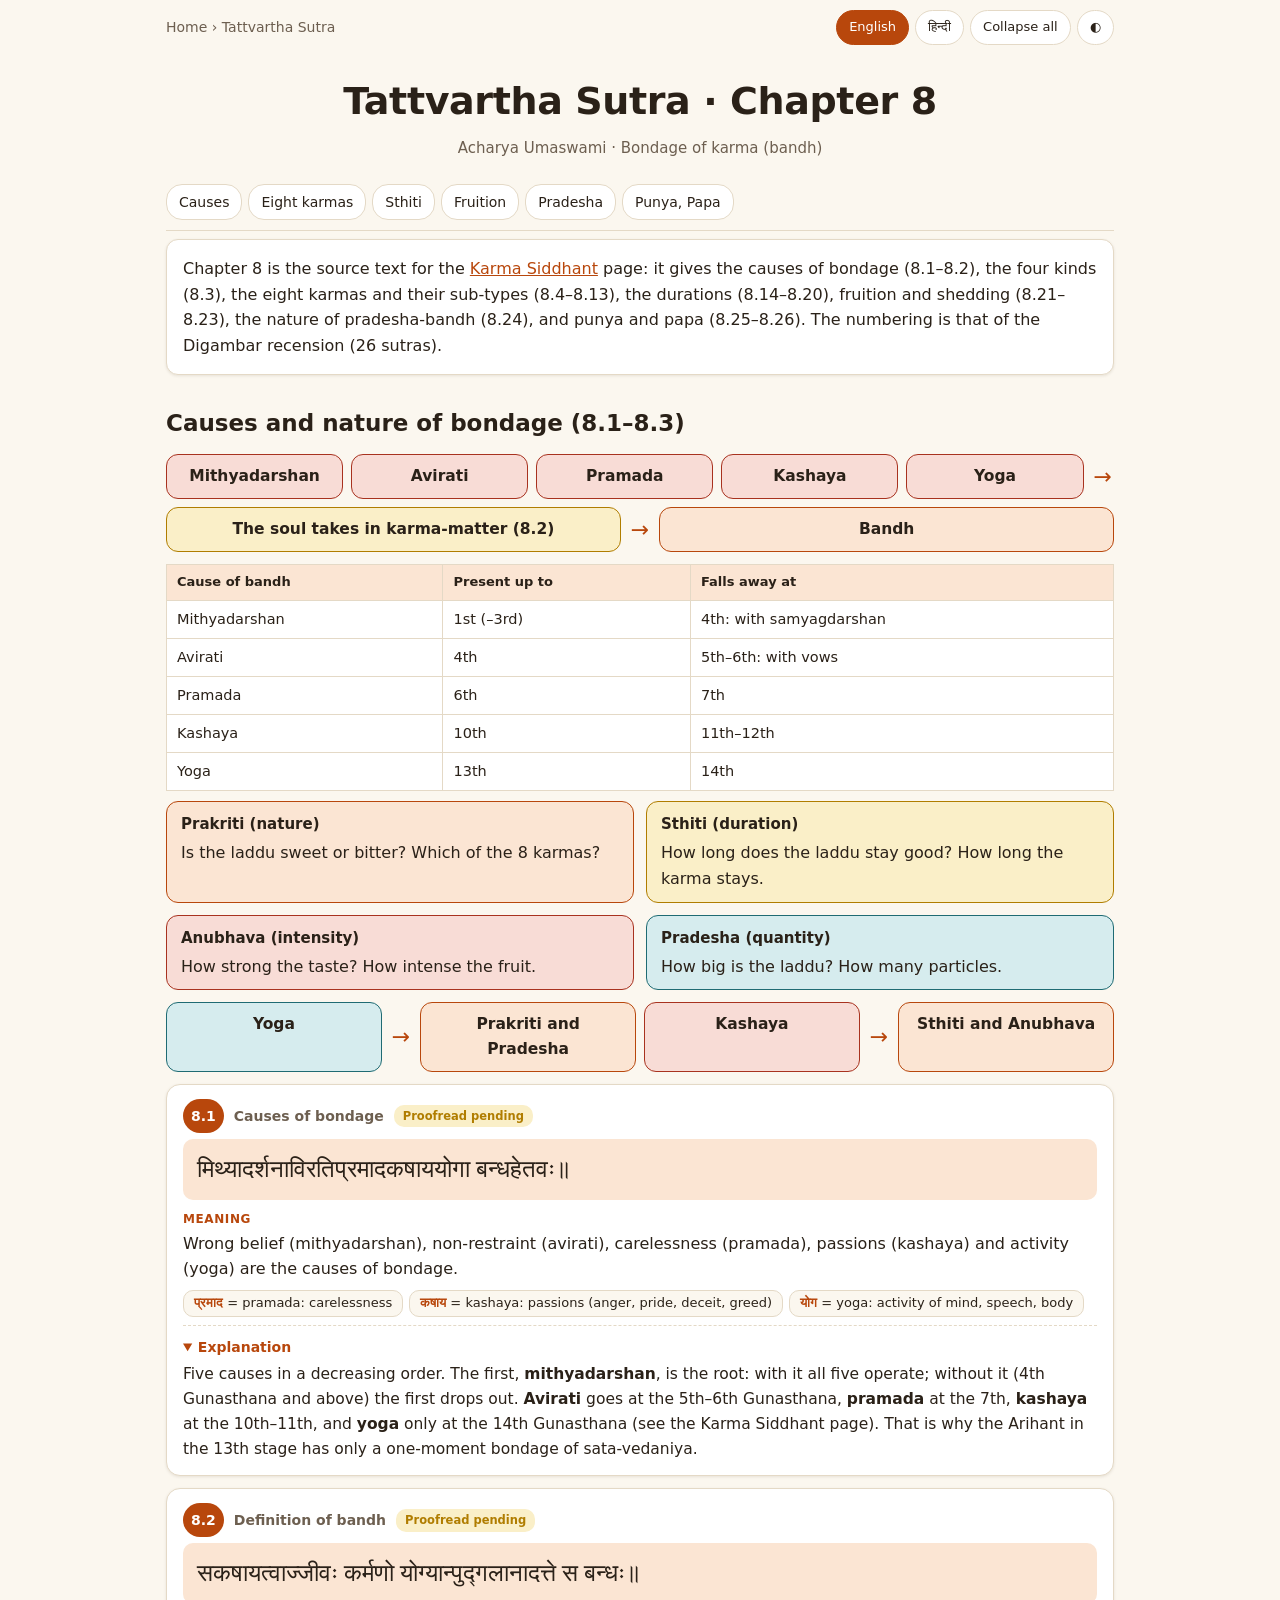
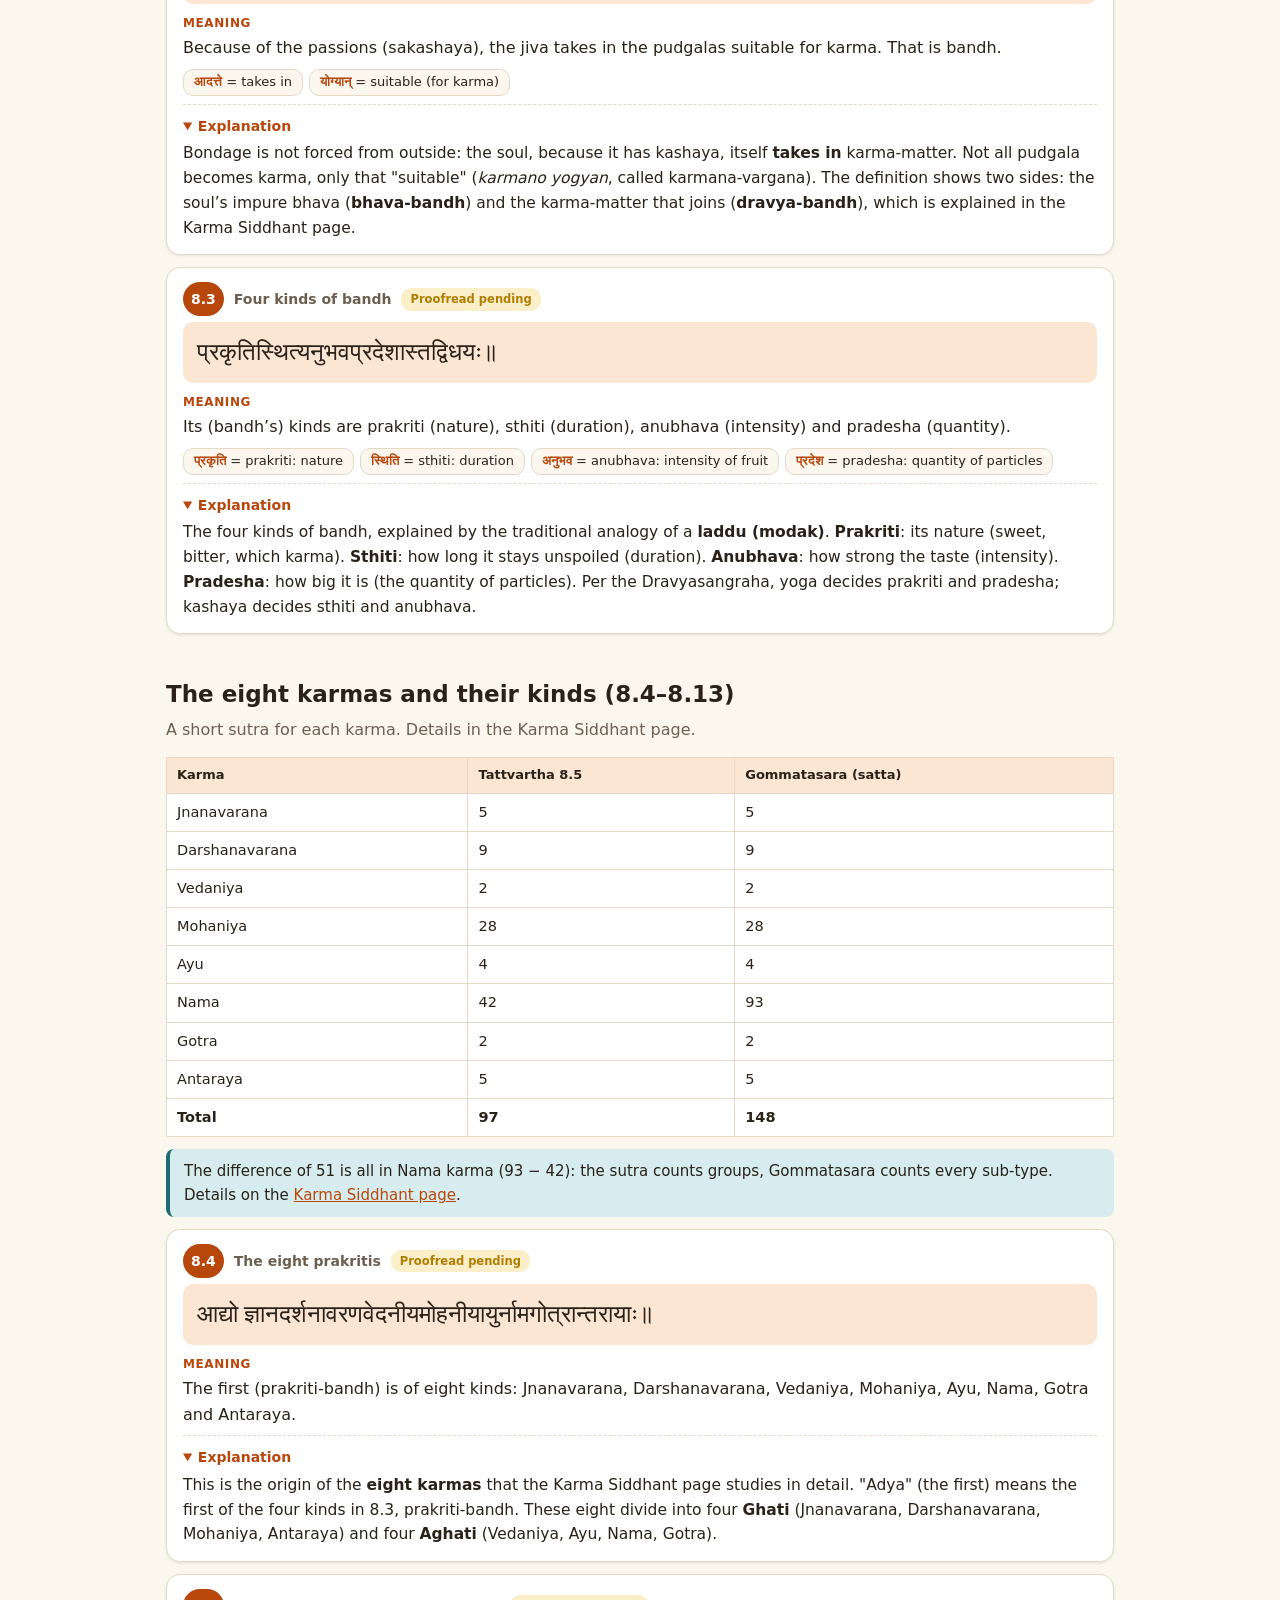
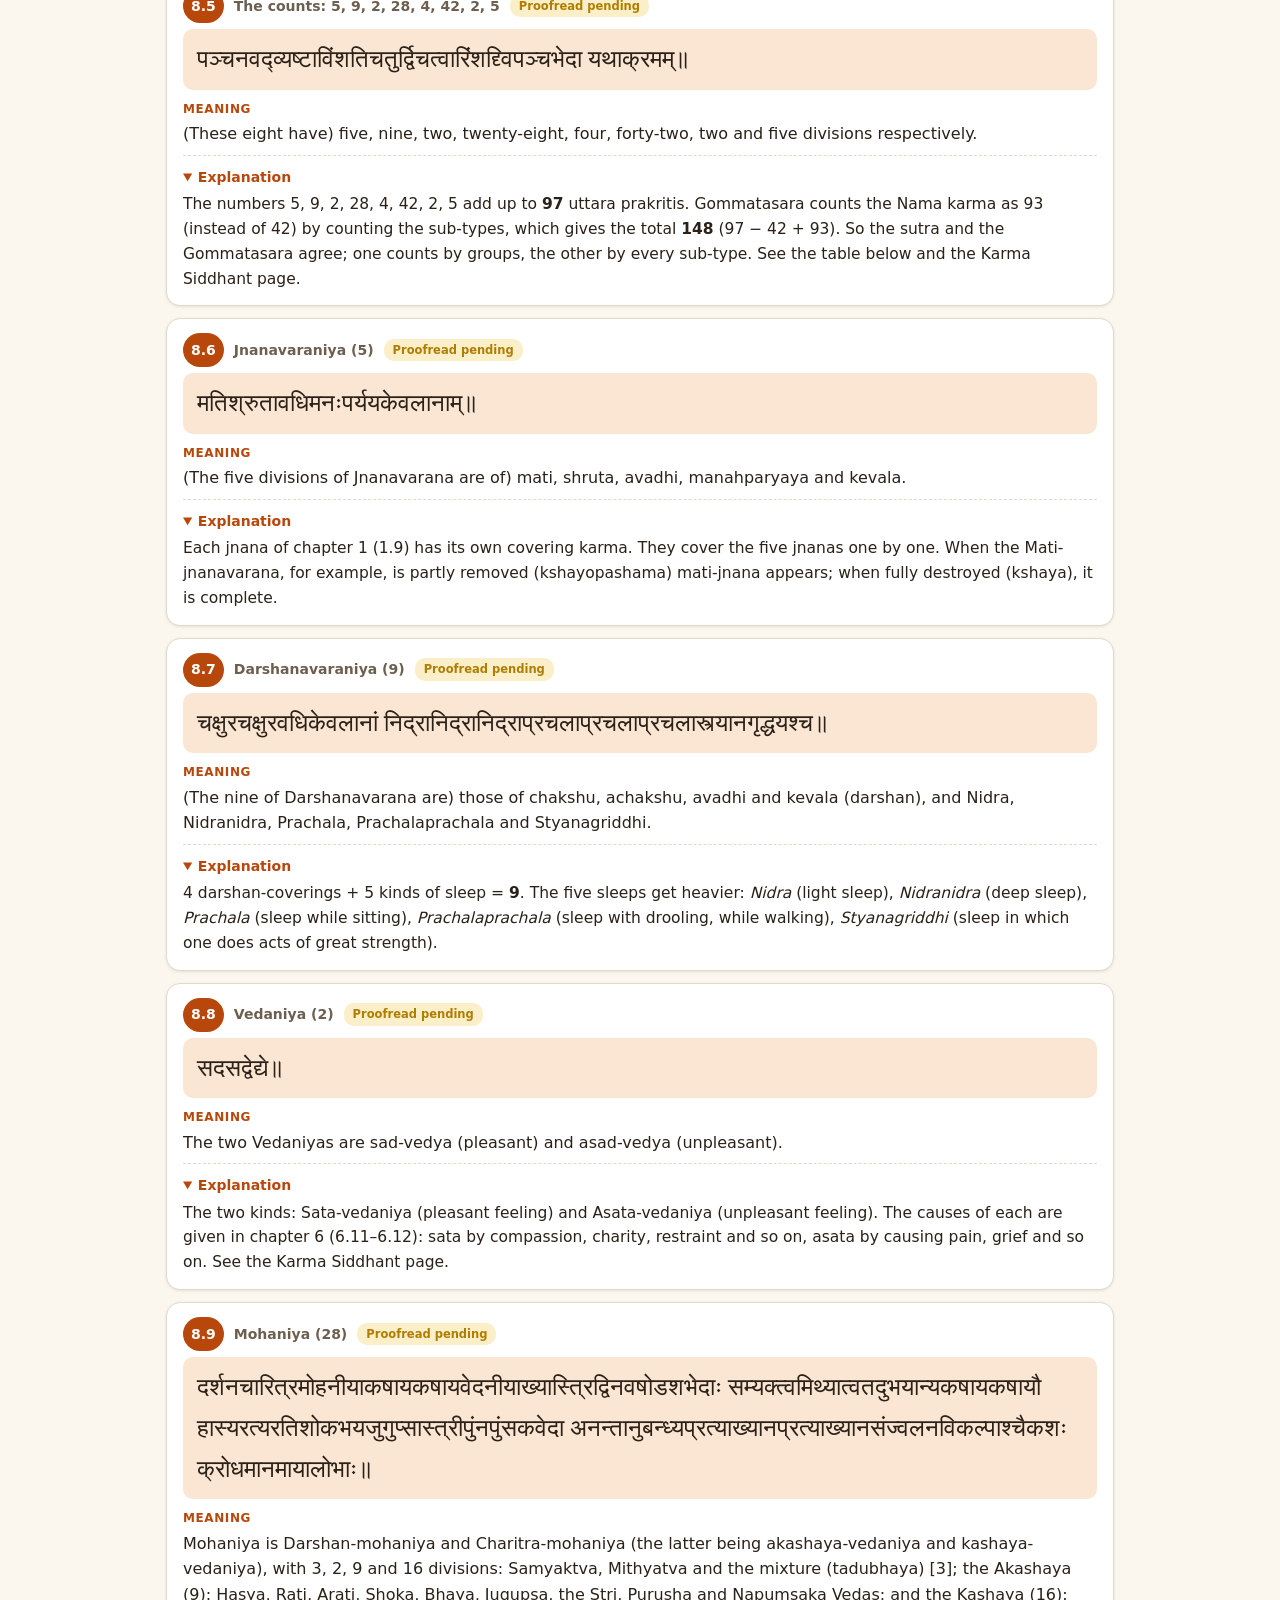
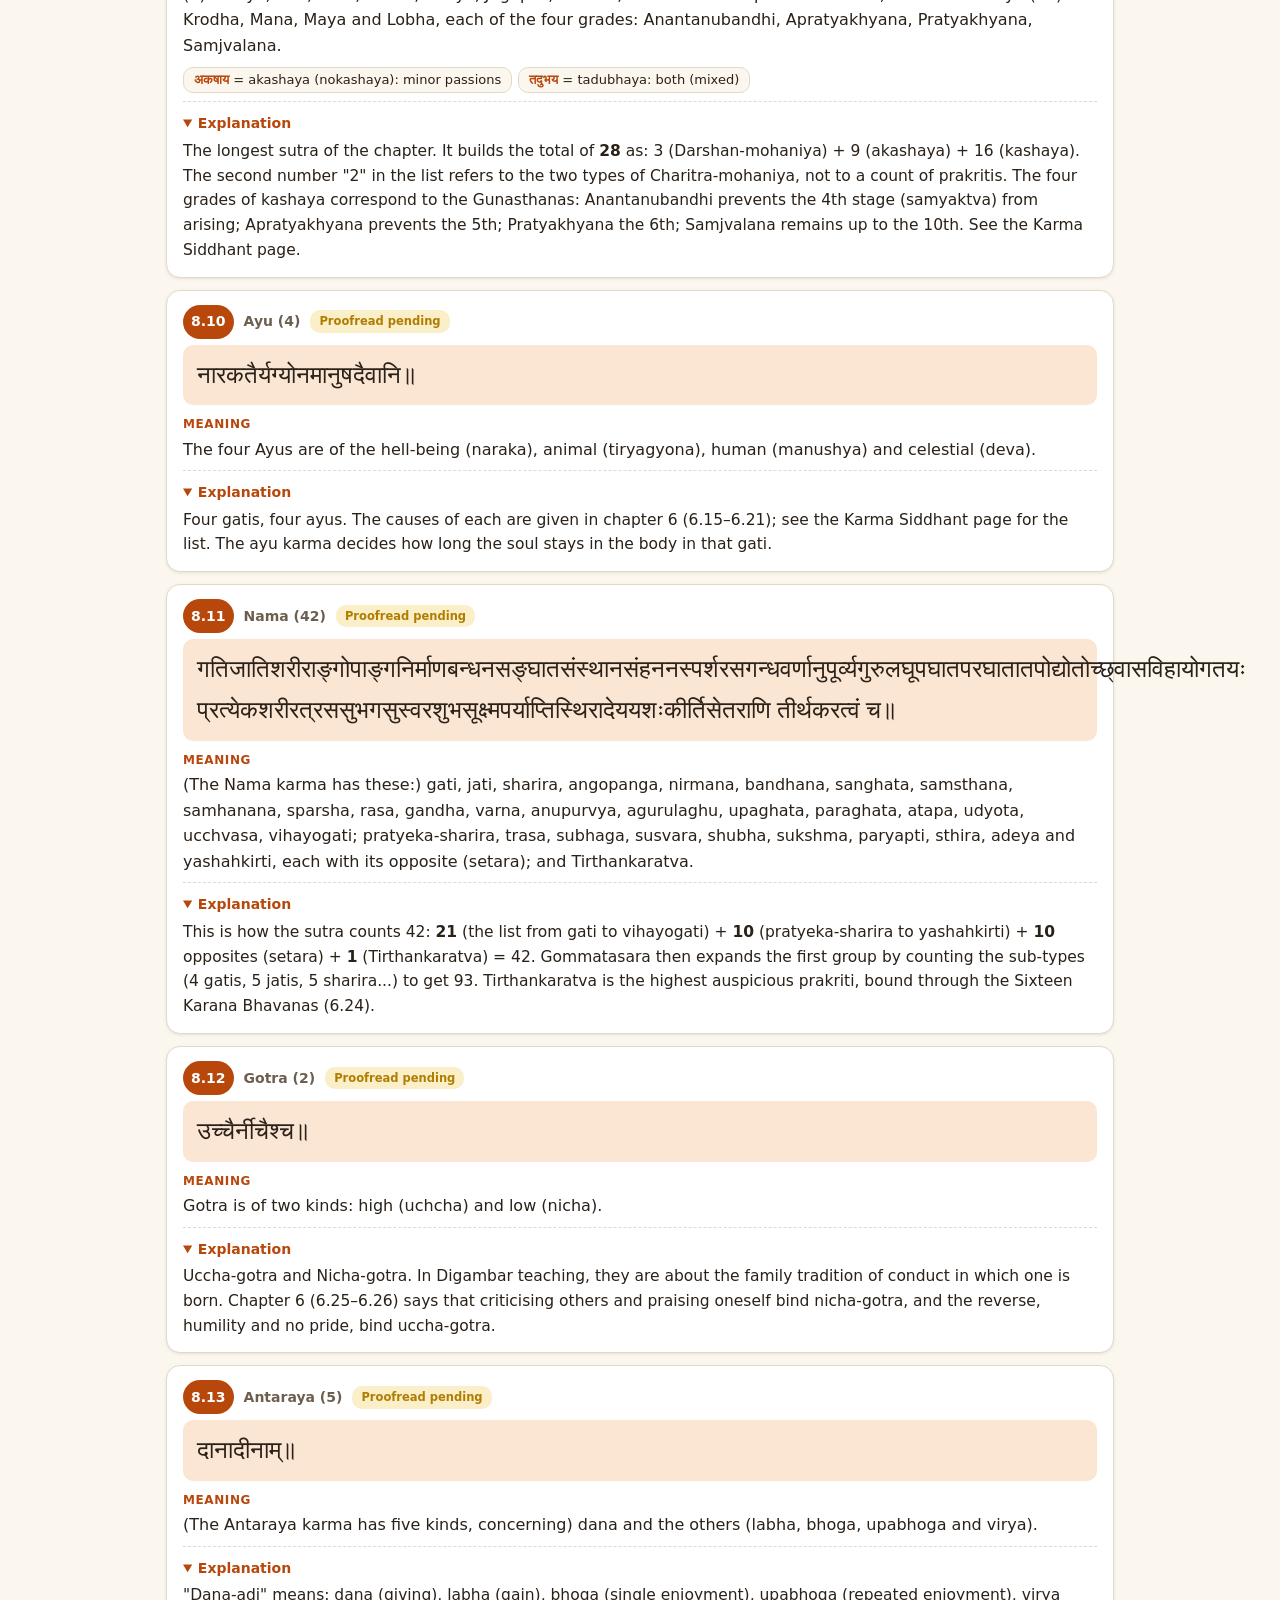
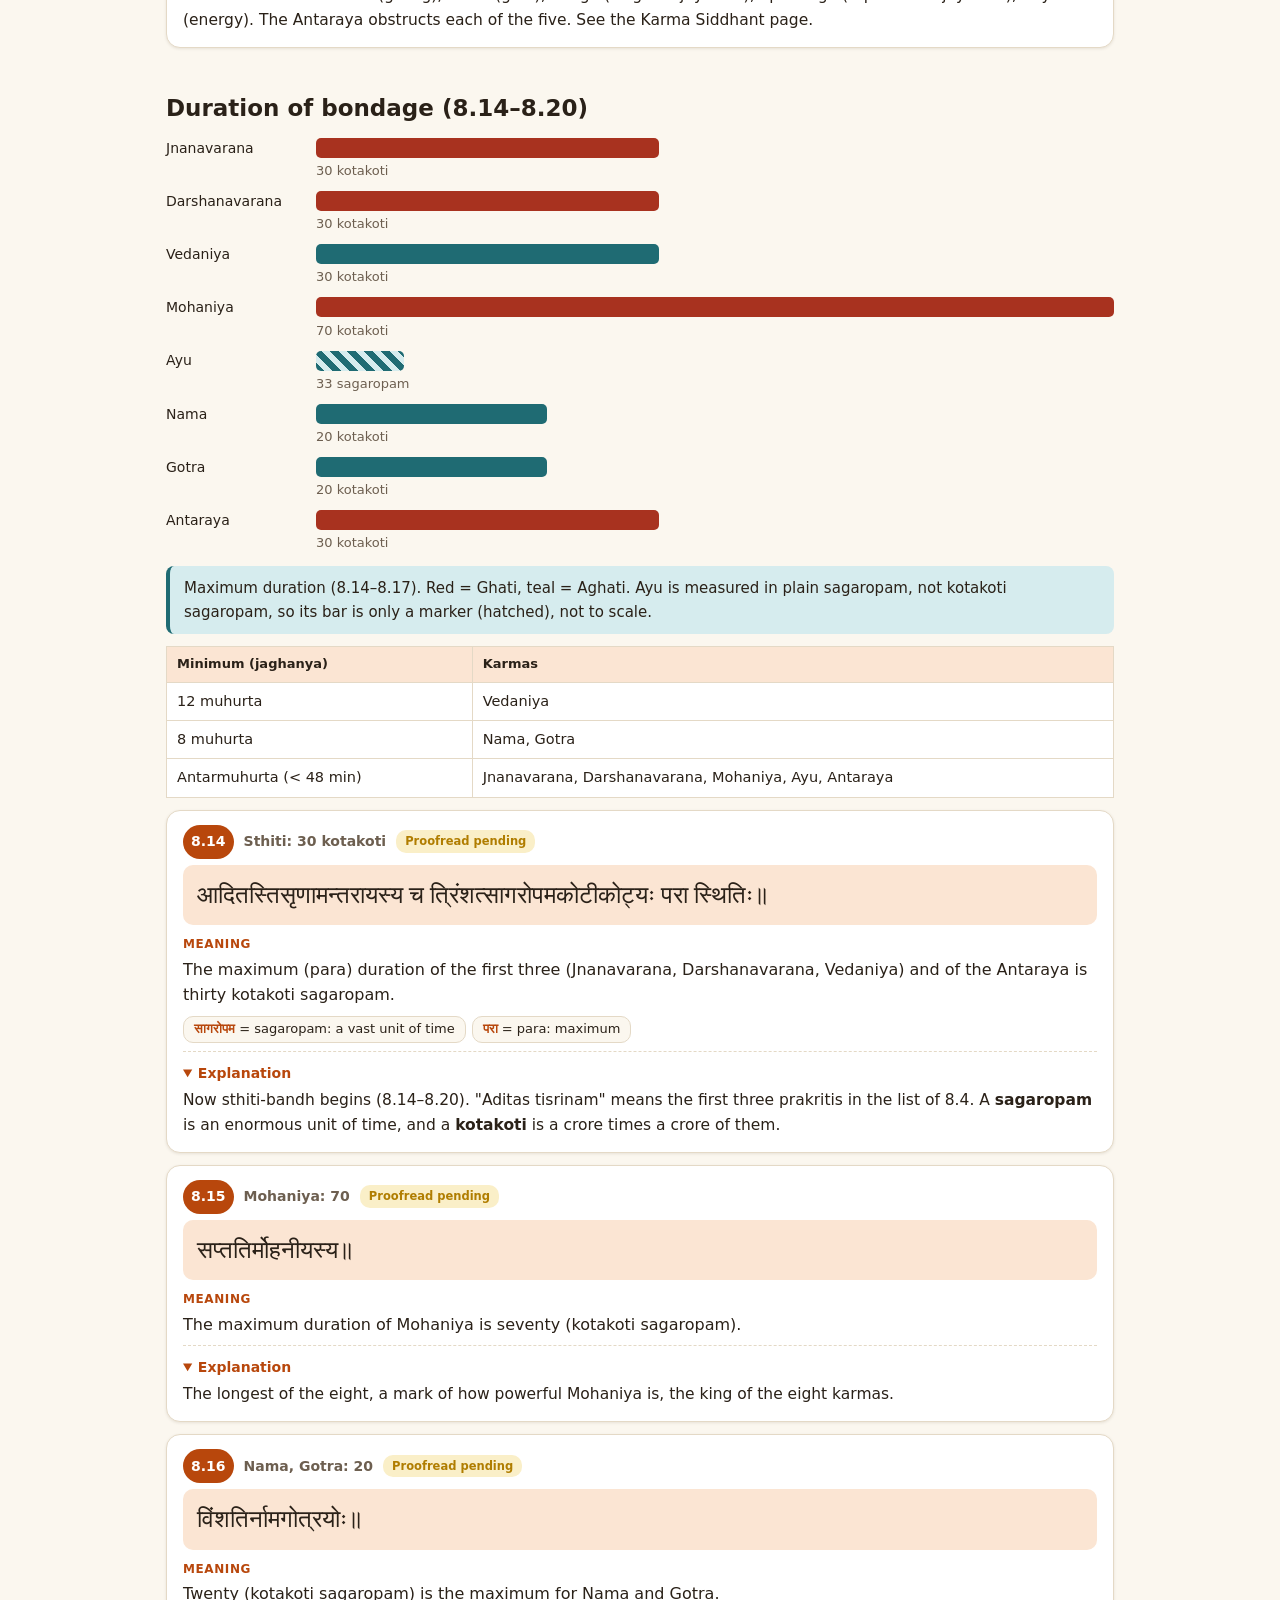
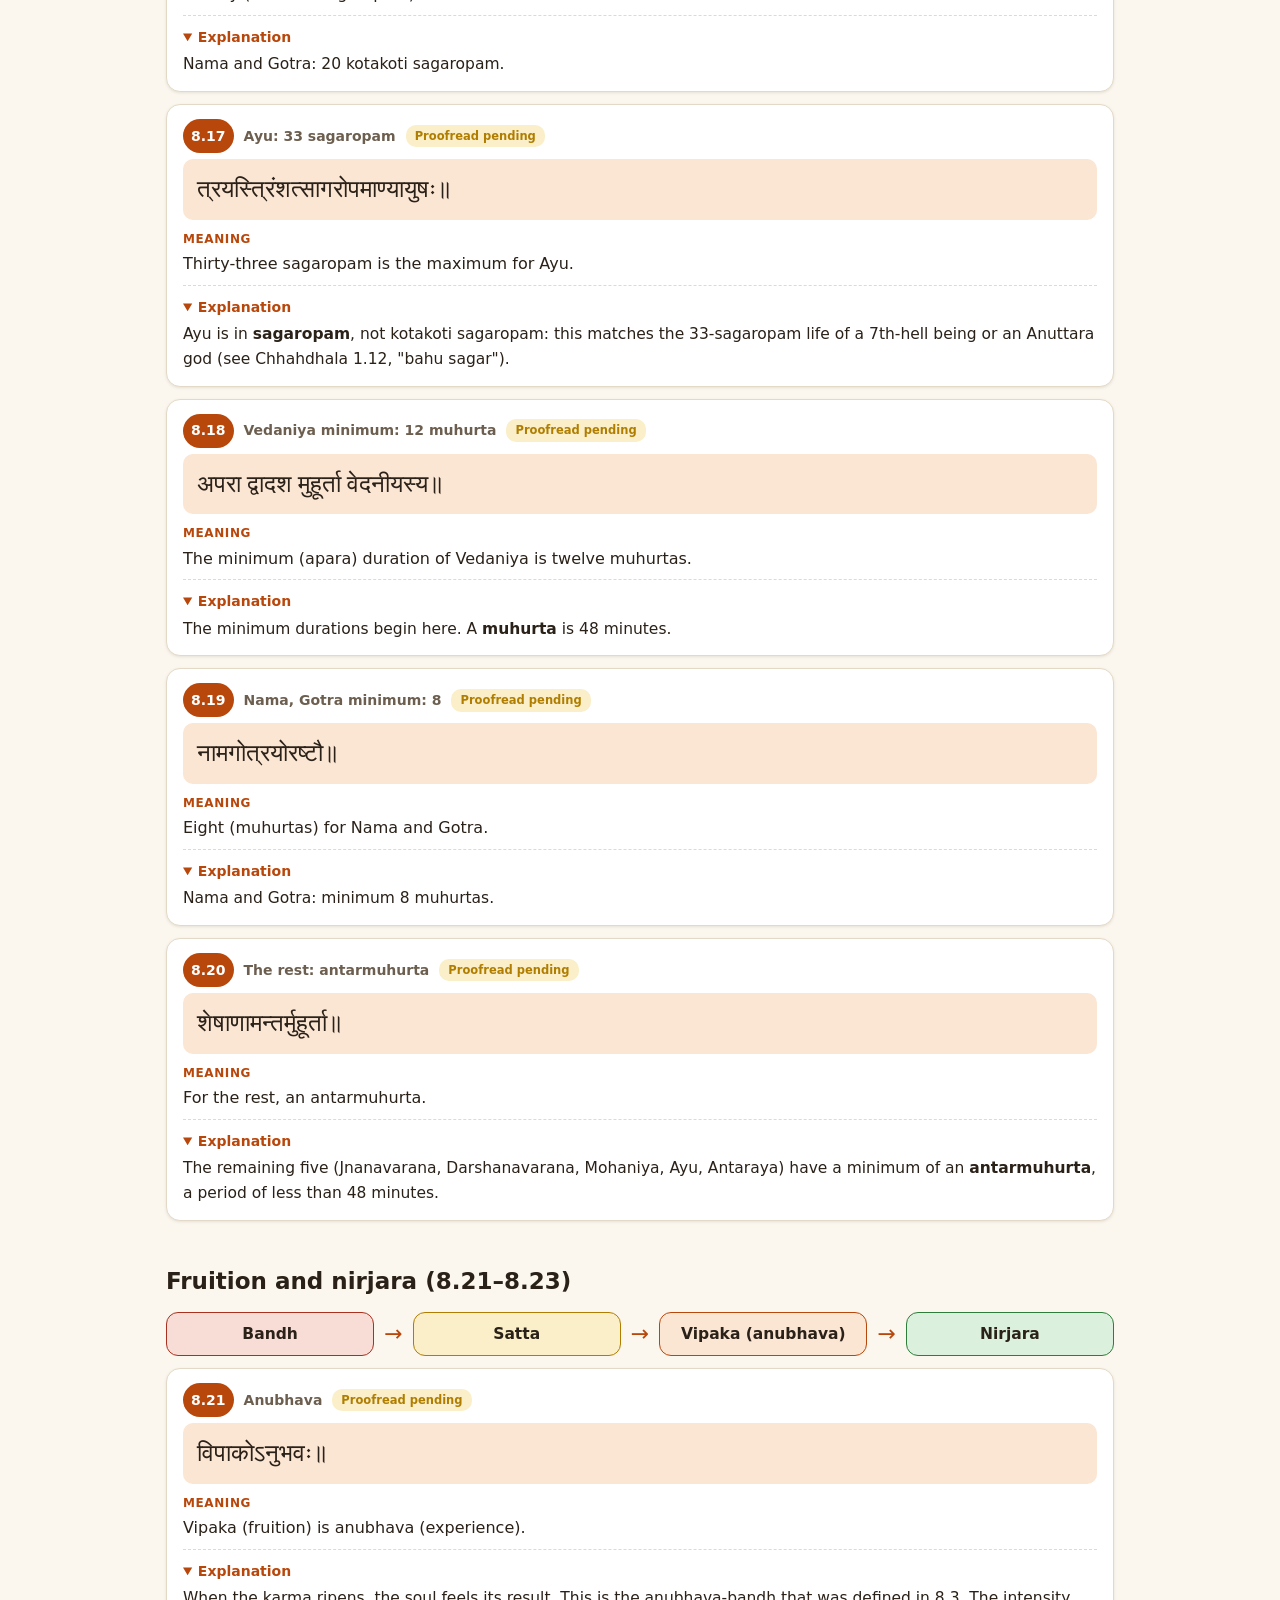
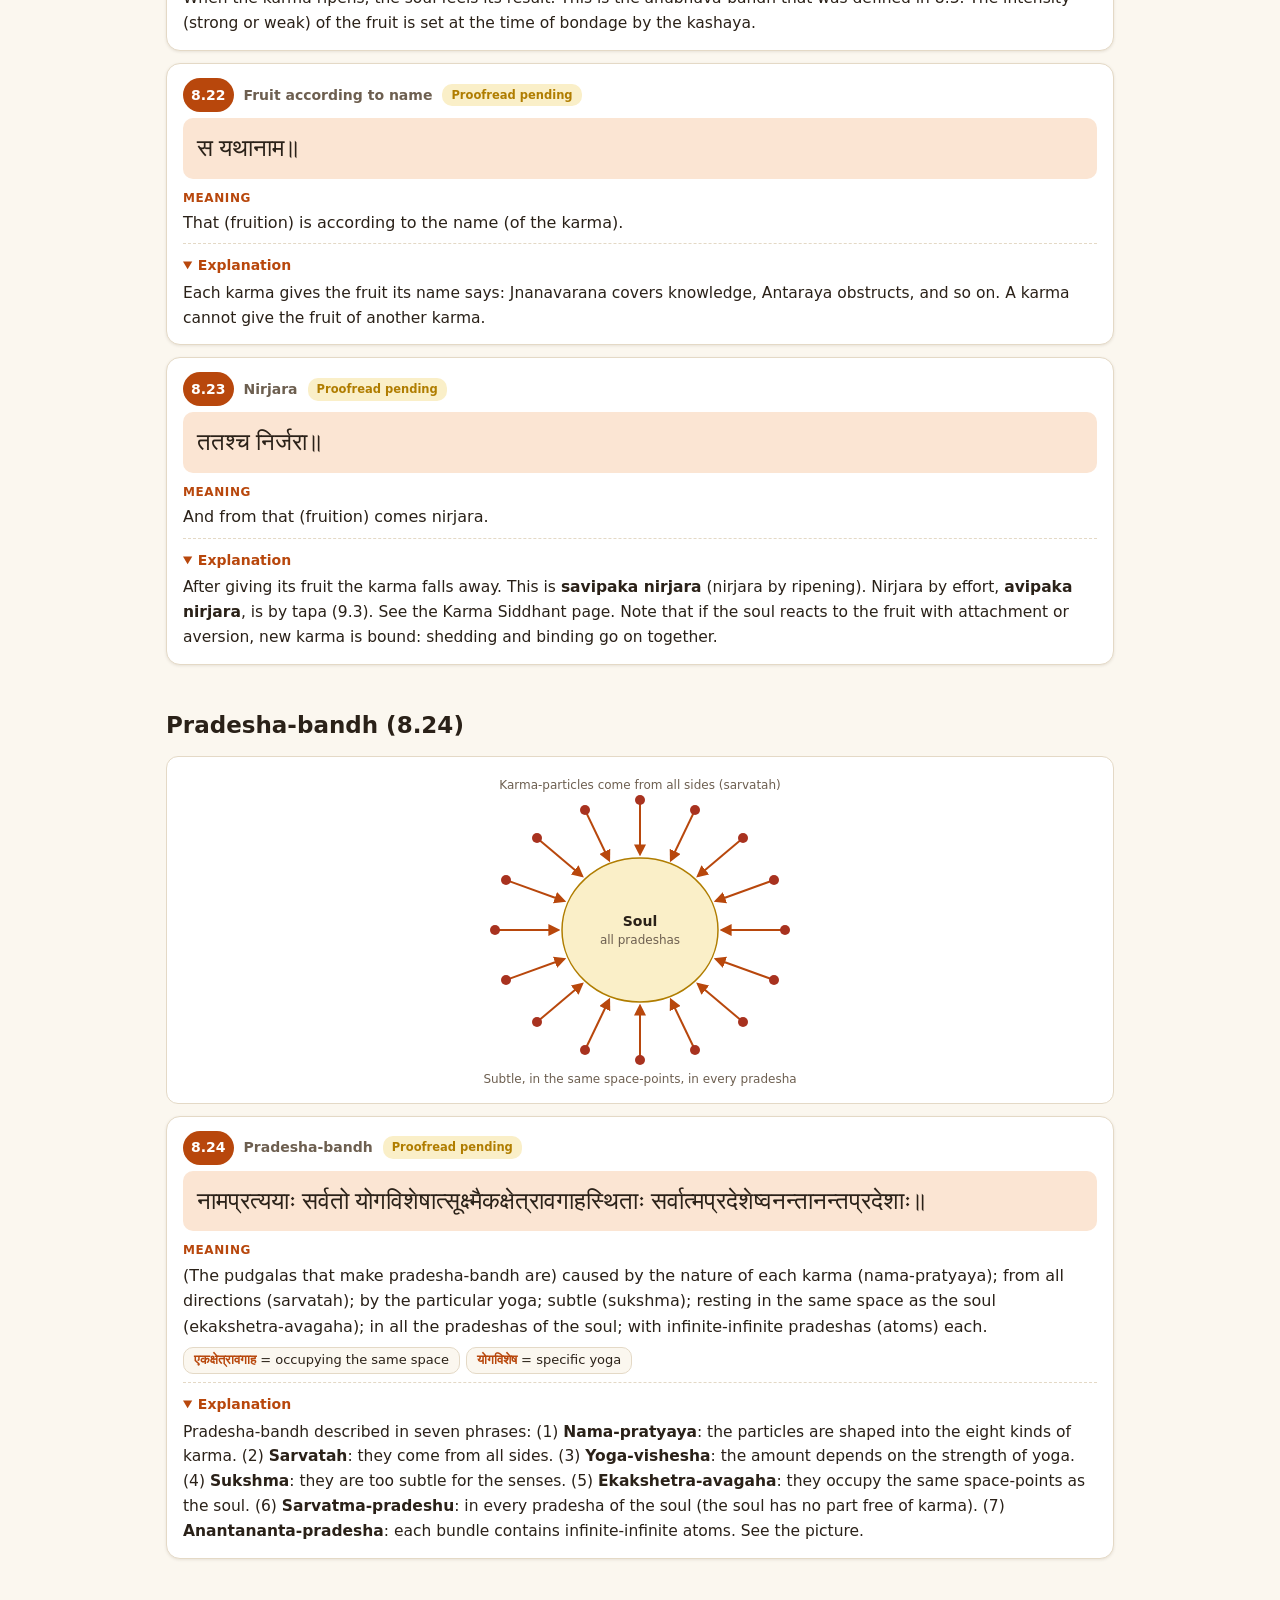
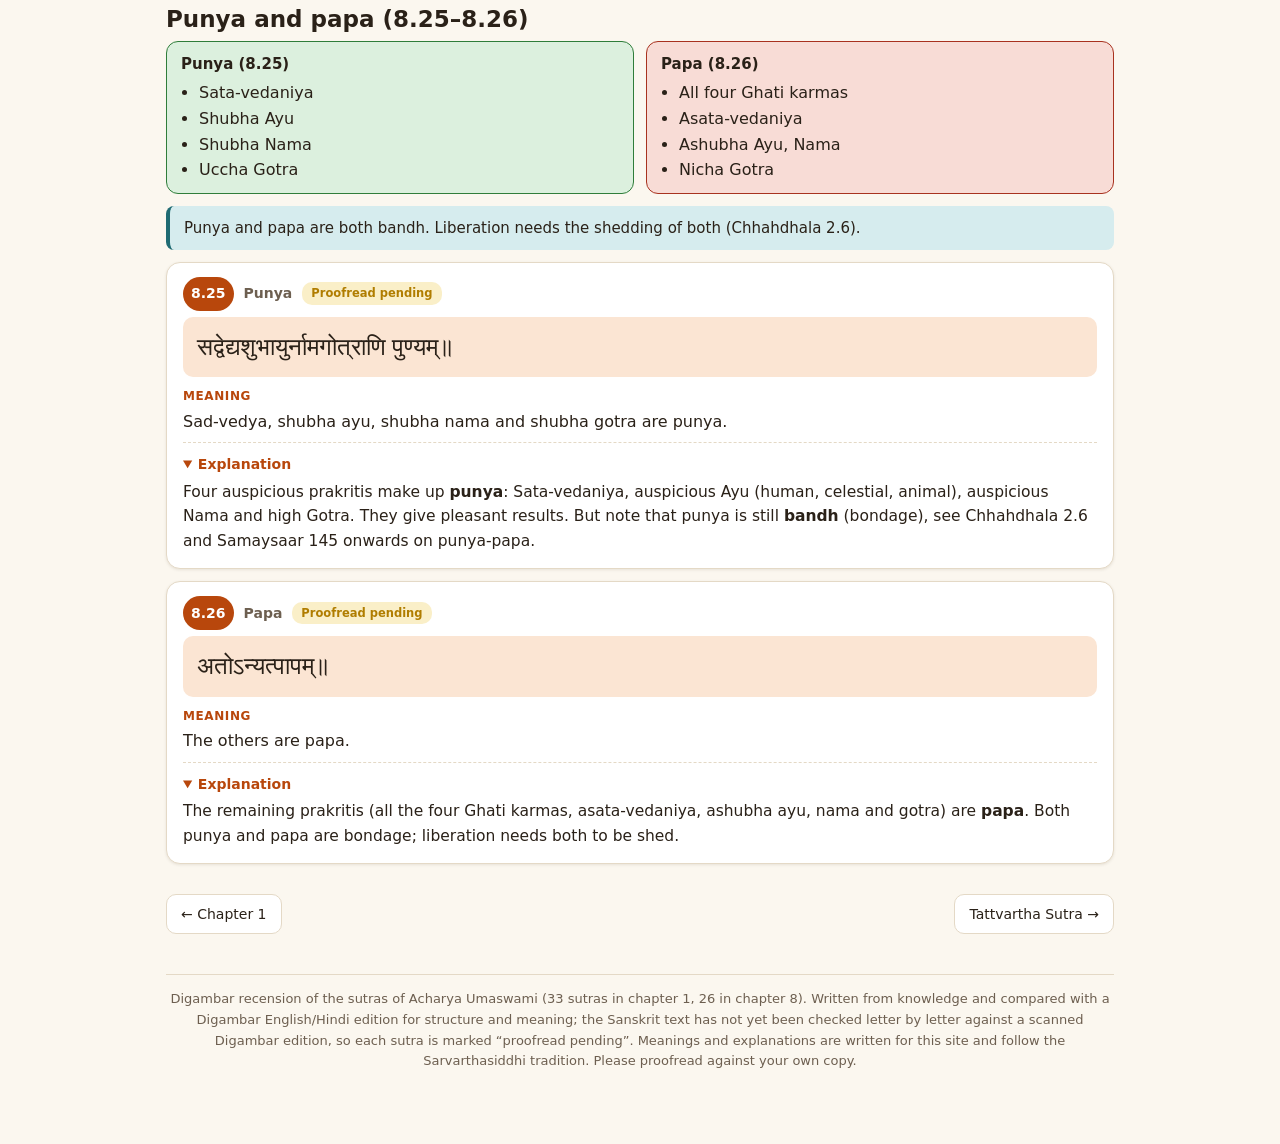
<file: tattvartha-sutra/chapter-8.html>
<!doctype html>
<html lang="en">
<head>
<meta charset="utf-8">
<meta name="viewport" content="width=device-width, initial-scale=1">
<title data-en="Tattvartha Sutra · Chapter 8 – Jindharma" data-hi="तत्त्वार्थ सूत्र · अध्याय 8 – जिनधर्म">Tattvartha Sutra · Chapter 8 – Jindharma</title>
<meta name="description" content="Tattvartha Sutra chapter 8 (26 sutras): causes and kinds of karma bondage, with diagrams.">
<link rel="stylesheet" href="../assets/site.css">
<script src="../assets/site.js"></script>
</head>
<body>
<div class="wrap">
<div class="topbar">
  <div class="crumbs"><a href="../"><span class="en">Home</span><span class="hi">मुख पृष्ठ</span></a> <span>›</span> <a href="../tattvartha-sutra/"><span class="en">Tattvartha Sutra</span><span class="hi">तत्त्वार्थ सूत्र</span></a></div>
  <div class="tools"><button data-l="en">English</button><button data-l="hi">हिन्दी</button><button id="bExpand"><span class="en">Collapse all</span><span class="hi">सब समेटें</span></button><button id="bTheme" aria-label="Theme">◐</button></div>
</div>
<header class="page"><h1><span class="en">Tattvartha Sutra · Chapter 8</span><span class="hi">तत्त्वार्थ सूत्र · अध्याय 8</span></h1><p class="by"><span class="en">Acharya Umaswami · Bondage of karma (bandh)</span><span class="hi">आचार्य उमास्वामी · कर्मों का बंध</span></p></header>
<nav class="toc"><a href="#s1"><span class="en">Causes</span><span class="hi">हेतु</span></a><a href="#s2"><span class="en">Eight karmas</span><span class="hi">आठ कर्म</span></a><a href="#s3"><span class="en">Sthiti</span><span class="hi">स्थिति</span></a><a href="#s4"><span class="en">Fruition</span><span class="hi">विपाक</span></a><a href="#s5"><span class="en">Pradesha</span><span class="hi">प्रदेश</span></a><a href="#s6"><span class="en">Punya, Papa</span><span class="hi">पुण्य, पाप</span></a></nav>
<div class="card"><div class="en">Chapter 8 is the source text for the <a href="../karma-siddhant/">Karma Siddhant</a> page: it gives the causes of bondage (8.1–8.2), the four kinds (8.3), the eight karmas and their sub-types (8.4–8.13), the durations (8.14–8.20), fruition and shedding (8.21–8.23), the nature of pradesha-bandh (8.24), and punya and papa (8.25–8.26). The numbering is that of the Digambar recension (26 sutras).</div><div class="hi">अध्याय 8 <a href="../karma-siddhant/">कर्म सिद्धांत</a> पृष्ठ का मूल-ग्रंथ है: बंध के हेतु (8.1–8.2), चार भेद (8.3), आठ कर्म और उनके उपभेद (8.4–8.13), स्थिति (8.14–8.20), विपाक और निर्जरा (8.21–8.23), प्रदेश-बंध का स्वरूप (8.24), और पुण्य-पाप (8.25–8.26)। क्रमांक दिगंबर पाठ (26 सूत्र) के हैं।</div></div>
<section id="s1"><h2><span class="en">Causes and nature of bondage (8.1–8.3)</span><span class="hi">बंध के हेतु और स्वरूप (8.1–8.3)</span></h2><div class="flow"><div class="fbox red"><b><span class="en">Mithyadarshan</span><span class="hi">मिथ्यादर्शन</span></b></div><div class="fbox red"><b><span class="en">Avirati</span><span class="hi">अविरति</span></b></div><div class="fbox red"><b><span class="en">Pramada</span><span class="hi">प्रमाद</span></b></div><div class="fbox red"><b><span class="en">Kashaya</span><span class="hi">कषाय</span></b></div><div class="fbox red"><b><span class="en">Yoga</span><span class="hi">योग</span></b></div><div class="farrow rd"></div><div class="fbox gold"><b><span class="en">The soul takes in karma-matter (8.2)</span><span class="hi">आत्मा कर्म-पुद्गल ग्रहण करती है (8.2)</span></b></div><div class="farrow rd"></div><div class="fbox acc"><b><span class="en">Bandh</span><span class="hi">बंध</span></b></div></div><div class="tw"><table><tr><th><span class="en">Cause of bandh</span><span class="hi">बंध का हेतु</span></th><th><span class="en">Present up to</span><span class="hi">किस गुणस्थान तक</span></th><th><span class="en">Falls away at</span><span class="hi">कहाँ छूटता है</span></th></tr><tr><td><span class="en">Mithyadarshan</span><span class="hi">मिथ्यादर्शन</span></td><td>1st (–3rd)</td><td><span class="en">4th: with samyagdarshan</span><span class="hi">4था: सम्यग्दर्शन होने पर</span></td></tr><tr><td><span class="en">Avirati</span><span class="hi">अविरति</span></td><td>4th</td><td><span class="en">5th–6th: with vows</span><span class="hi">5वें–6ठे: व्रत होने पर</span></td></tr><tr><td><span class="en">Pramada</span><span class="hi">प्रमाद</span></td><td>6th</td><td><span class="en">7th</span><span class="hi">7वाँ</span></td></tr><tr><td><span class="en">Kashaya</span><span class="hi">कषाय</span></td><td>10th</td><td><span class="en">11th–12th</span><span class="hi">11वाँ–12वाँ</span></td></tr><tr><td><span class="en">Yoga</span><span class="hi">योग</span></td><td>13th</td><td><span class="en">14th</span><span class="hi">14वाँ</span></td></tr></table></div><div class="grid2"><div class="panel acc"><h4><span class="en">Prakriti (nature)</span><span class="hi">प्रकृति (स्वभाव)</span></h4><span class="en">Is the laddu sweet or bitter? Which of the 8 karmas?</span><span class="hi">लड्डू मीठा है या कड़वा? आठ में कौन-सा कर्म?</span></div><div class="panel gold"><h4><span class="en">Sthiti (duration)</span><span class="hi">स्थिति (अवधि)</span></h4><span class="en">How long does the laddu stay good? How long the karma stays.</span><span class="hi">लड्डू कितने दिन ठीक रहे? कर्म कितने समय रहे।</span></div><div class="panel red"><h4><span class="en">Anubhava (intensity)</span><span class="hi">अनुभव (तीव्रता)</span></h4><span class="en">How strong the taste? How intense the fruit.</span><span class="hi">स्वाद कितना तेज़? फल कितना तीव्र।</span></div><div class="panel teal"><h4><span class="en">Pradesha (quantity)</span><span class="hi">प्रदेश (मात्रा)</span></h4><span class="en">How big is the laddu? How many particles.</span><span class="hi">लड्डू कितना बड़ा? कितने कर्म-कण।</span></div></div><div class="flow"><div class="fbox teal"><b><span class="en">Yoga</span><span class="hi">योग</span></b></div><div class="farrow rd"></div><div class="fbox acc"><b><span class="en">Prakriti and Pradesha</span><span class="hi">प्रकृति और प्रदेश</span></b></div><div class="fbox red"><b><span class="en">Kashaya</span><span class="hi">कषाय</span></b></div><div class="farrow rd"></div><div class="fbox acc"><b><span class="en">Sthiti and Anubhava</span><span class="hi">स्थिति और अनुभव</span></b></div></div><article class="unit" id="s1-8.1">
<div class="unit-head"><span class="num">8.1</span><span class="unit-title"><span class="en">Causes of bondage</span><span class="hi">बंध के हेतु</span></span><span class="vbadge pend"><span class="en">Proofread pending</span><span class="hi">प्रूफ़-पठन शेष</span></span></div>
<div class="orig">मिथ्यादर्शनाविरतिप्रमादकषाययोगा बन्धहेतवः॥</div>
<span class="lbl"><span class="en">Meaning</span><span class="hi">अर्थ</span></span>
<div class="meaning"><div class="en">Wrong belief (mithyadarshan), non-restraint (avirati), carelessness (pramada), passions (kashaya) and activity (yoga) are the causes of bondage.</div><div class="hi">मिथ्यादर्शन, अविरति, प्रमाद, कषाय और योग बंध के हेतु हैं।</div></div>
<div class="terms"><span><b>प्रमाद</b> = <span class="en">pramada: carelessness</span><span class="hi">असावधानी</span></span><span><b>कषाय</b> = <span class="en">kashaya: passions (anger, pride, deceit, greed)</span><span class="hi">क्रोध-मान-माया-लोभ</span></span><span><b>योग</b> = <span class="en">yoga: activity of mind, speech, body</span><span class="hi">मन-वचन-काया की क्रिया</span></span></div>
<details class="ex" open><summary><span class="en">Explanation</span><span class="hi">व्याख्या</span></summary><div class="body"><div class="en">Five causes in a decreasing order. The first, <b>mithyadarshan</b>, is the root: with it all five operate; without it (4th Gunasthana and above) the first drops out. <b>Avirati</b> goes at the 5th–6th Gunasthana, <b>pramada</b> at the 7th, <b>kashaya</b> at the 10th–11th, and <b>yoga</b> only at the 14th Gunasthana (see the Karma Siddhant page). That is why the Arihant in the 13th stage has only a one-moment bondage of sata-vedaniya.</div><div class="hi">पाँच कारण घटते क्रम में। पहला, <b>मिथ्यादर्शन</b>, मूल है: उसके रहते पाँचों काम करते हैं; उसके जाने पर (चौथे गुणस्थान से) पहला छूट जाता है। <b>अविरति</b> पाँचवें-छठे गुणस्थान में, <b>प्रमाद</b> सातवें में, <b>कषाय</b> दसवें-ग्यारहवें में, और <b>योग</b> केवल चौदहवें गुणस्थान में छूटता है (देखें कर्म सिद्धांत पृष्ठ)। इसीलिए तेरहवें गुणस्थान के अरिहंत को साता-वेदनीय का केवल एक समय का बंध होता है।</div></div></details>

</article><article class="unit" id="s1-8.2">
<div class="unit-head"><span class="num">8.2</span><span class="unit-title"><span class="en">Definition of bandh</span><span class="hi">बंध की परिभाषा</span></span><span class="vbadge pend"><span class="en">Proofread pending</span><span class="hi">प्रूफ़-पठन शेष</span></span></div>
<div class="orig">सकषायत्वाज्जीवः कर्मणो योग्यान्पुद्गलानादत्ते स बन्धः॥</div>
<span class="lbl"><span class="en">Meaning</span><span class="hi">अर्थ</span></span>
<div class="meaning"><div class="en">Because of the passions (sakashaya), the jiva takes in the pudgalas suitable for karma. That is bandh.</div><div class="hi">कषाय सहित होने से जीव कर्म के योग्य पुद्गलों को ग्रहण करता है। वह बंध है।</div></div>
<div class="terms"><span><b>आदत्ते</b> = <span class="en">takes in</span><span class="hi">ग्रहण करता है</span></span><span><b>योग्यान्</b> = <span class="en">suitable (for karma)</span><span class="hi">योग्य</span></span></div>
<details class="ex" open><summary><span class="en">Explanation</span><span class="hi">व्याख्या</span></summary><div class="body"><div class="en">Bondage is not forced from outside: the soul, because it has kashaya, itself <b>takes in</b> karma-matter. Not all pudgala becomes karma, only that "suitable" (<i>karmano yogyan</i>, called karmana-vargana). The definition shows two sides: the soul’s impure bhava (<b>bhava-bandh</b>) and the karma-matter that joins (<b>dravya-bandh</b>), which is explained in the Karma Siddhant page.</div><div class="hi">बंध बाहर से थोपा हुआ नहीं: कषाय के कारण आत्मा स्वयं कर्म-पुद्गलों को <b>ग्रहण</b> करती है। सारा पुद्गल कर्म नहीं बनता, केवल "योग्य" (<i>कर्मणो योग्यान्</i>, जिसे कार्मण वर्गणा कहते हैं)। परिभाषा के दो पक्ष हैं: आत्मा का मलिन भाव (<b>भाव-बंध</b>) और जुड़ने वाला कर्म-पुद्गल (<b>द्रव्य-बंध</b>), जो कर्म सिद्धांत पृष्ठ में समझाया गया है।</div></div></details>

</article><article class="unit" id="s1-8.3">
<div class="unit-head"><span class="num">8.3</span><span class="unit-title"><span class="en">Four kinds of bandh</span><span class="hi">बंध के चार भेद</span></span><span class="vbadge pend"><span class="en">Proofread pending</span><span class="hi">प्रूफ़-पठन शेष</span></span></div>
<div class="orig">प्रकृतिस्थित्यनुभवप्रदेशास्तद्विधयः॥</div>
<span class="lbl"><span class="en">Meaning</span><span class="hi">अर्थ</span></span>
<div class="meaning"><div class="en">Its (bandh’s) kinds are prakriti (nature), sthiti (duration), anubhava (intensity) and pradesha (quantity).</div><div class="hi">उस (बंध) के भेद प्रकृति, स्थिति, अनुभव और प्रदेश हैं।</div></div>
<div class="terms"><span><b>प्रकृति</b> = <span class="en">prakriti: nature</span><span class="hi">स्वभाव</span></span><span><b>स्थिति</b> = <span class="en">sthiti: duration</span><span class="hi">अवधि</span></span><span><b>अनुभव</b> = <span class="en">anubhava: intensity of fruit</span><span class="hi">फल की तीव्रता</span></span><span><b>प्रदेश</b> = <span class="en">pradesha: quantity of particles</span><span class="hi">कर्म-कणों की मात्रा</span></span></div>
<details class="ex" open><summary><span class="en">Explanation</span><span class="hi">व्याख्या</span></summary><div class="body"><div class="en">The four kinds of bandh, explained by the traditional analogy of a <b>laddu (modak)</b>. <b>Prakriti</b>: its nature (sweet, bitter, which karma). <b>Sthiti</b>: how long it stays unspoiled (duration). <b>Anubhava</b>: how strong the taste (intensity). <b>Pradesha</b>: how big it is (the quantity of particles). Per the Dravyasangraha, yoga decides prakriti and pradesha; kashaya decides sthiti and anubhava.</div><div class="hi">बंध के चार भेद, परंपरागत <b>लड्डू (मोदक)</b> की उपमा से। <b>प्रकृति</b>: उसका स्वभाव (मीठा, कड़वा; कौन-सा कर्म)। <b>स्थिति</b>: कितने समय तक ठीक रहे। <b>अनुभव</b>: स्वाद कितना तीव्र। <b>प्रदेश</b>: कितना बड़ा (कर्म-कणों की मात्रा)। द्रव्यसंग्रह के अनुसार योग से प्रकृति और प्रदेश बंध, कषाय से स्थिति और अनुभव बंध होता है।</div></div></details>

</article></section><section id="s2"><h2><span class="en">The eight karmas and their kinds (8.4–8.13)</span><span class="hi">आठ कर्म और उनके भेद (8.4–8.13)</span></h2><p class="sub"><span class="en">A short sutra for each karma. Details in the Karma Siddhant page.</span><span class="hi">प्रत्येक कर्म पर एक संक्षिप्त सूत्र। विवरण कर्म सिद्धांत पृष्ठ में।</span></p><div class="tw"><table><tr><th><span class="en">Karma</span><span class="hi">कर्म</span></th><th><span class="en">Tattvartha 8.5</span><span class="hi">तत्त्वार्थ 8.5</span></th><th><span class="en">Gommatasara (satta)</span><span class="hi">गोम्मटसार (सत्ता)</span></th></tr><tr><td><span class="en">Jnanavarana</span><span class="hi">ज्ञानावरण</span></td><td>5</td><td>5</td></tr><tr><td><span class="en">Darshanavarana</span><span class="hi">दर्शनावरण</span></td><td>9</td><td>9</td></tr><tr><td><span class="en">Vedaniya</span><span class="hi">वेदनीय</span></td><td>2</td><td>2</td></tr><tr><td><span class="en">Mohaniya</span><span class="hi">मोहनीय</span></td><td>28</td><td>28</td></tr><tr><td><span class="en">Ayu</span><span class="hi">आयु</span></td><td>4</td><td>4</td></tr><tr><td><span class="en">Nama</span><span class="hi">नाम</span></td><td>42</td><td>93</td></tr><tr><td><span class="en">Gotra</span><span class="hi">गोत्र</span></td><td>2</td><td>2</td></tr><tr><td><span class="en">Antaraya</span><span class="hi">अंतराय</span></td><td>5</td><td>5</td></tr><tr><td><span class="en"><b>Total</b></span><span class="hi"><b>कुल</b></span></td><td><b>97</b></td><td><b>148</b></td></tr></table></div><div class="callout info"><span class="en">The difference of 51 is all in Nama karma (93 − 42): the sutra counts groups, Gommatasara counts every sub-type. Details on the <a href="../karma-siddhant/">Karma Siddhant page</a>.</span><span class="hi">51 का अंतर पूरा नाम कर्म में है (93 − 42): सूत्र समूह गिनता है, गोम्मटसार हर उपभेद। विवरण <a href="../karma-siddhant/">कर्म सिद्धांत पृष्ठ</a> पर।</span></div><article class="unit" id="s2-8.4">
<div class="unit-head"><span class="num">8.4</span><span class="unit-title"><span class="en">The eight prakritis</span><span class="hi">आठ प्रकृतियाँ</span></span><span class="vbadge pend"><span class="en">Proofread pending</span><span class="hi">प्रूफ़-पठन शेष</span></span></div>
<div class="orig">आद्यो ज्ञानदर्शनावरणवेदनीयमोहनीयायुर्नामगोत्रान्तरायाः॥</div>
<span class="lbl"><span class="en">Meaning</span><span class="hi">अर्थ</span></span>
<div class="meaning"><div class="en">The first (prakriti-bandh) is of eight kinds: Jnanavarana, Darshanavarana, Vedaniya, Mohaniya, Ayu, Nama, Gotra and Antaraya.</div><div class="hi">पहला (प्रकृति बंध) आठ प्रकार का है: ज्ञानावरण, दर्शनावरण, वेदनीय, मोहनीय, आयु, नाम, गोत्र और अंतराय।</div></div>

<details class="ex" open><summary><span class="en">Explanation</span><span class="hi">व्याख्या</span></summary><div class="body"><div class="en">This is the origin of the <b>eight karmas</b> that the Karma Siddhant page studies in detail. "Adya" (the first) means the first of the four kinds in 8.3, prakriti-bandh. These eight divide into four <b>Ghati</b> (Jnanavarana, Darshanavarana, Mohaniya, Antaraya) and four <b>Aghati</b> (Vedaniya, Ayu, Nama, Gotra).</div><div class="hi">यही वे <b>आठ कर्म</b> हैं जिनका कर्म सिद्धांत पृष्ठ में विस्तार से अध्ययन है। "आद्य" यानी 8.3 के चार भेदों में पहला, प्रकृति-बंध। ये आठ चार <b>घाती</b> (ज्ञानावरण, दर्शनावरण, मोहनीय, अंतराय) और चार <b>अघाती</b> (वेदनीय, आयु, नाम, गोत्र) में बँटते हैं।</div></div></details>

</article><article class="unit" id="s2-8.5">
<div class="unit-head"><span class="num">8.5</span><span class="unit-title"><span class="en">The counts: 5, 9, 2, 28, 4, 42, 2, 5</span><span class="hi">संख्याएँ: 5, 9, 2, 28, 4, 42, 2, 5</span></span><span class="vbadge pend"><span class="en">Proofread pending</span><span class="hi">प्रूफ़-पठन शेष</span></span></div>
<div class="orig">पञ्चनवद्व्यष्टाविंशतिचतुर्द्विचत्वारिंशद्द्विपञ्चभेदा यथाक्रमम्॥</div>
<span class="lbl"><span class="en">Meaning</span><span class="hi">अर्थ</span></span>
<div class="meaning"><div class="en">(These eight have) five, nine, two, twenty-eight, four, forty-two, two and five divisions respectively.</div><div class="hi">(इनके) क्रम से पाँच, नौ, दो, अट्ठाईस, चार, बयालीस, दो और पाँच भेद हैं।</div></div>

<details class="ex" open><summary><span class="en">Explanation</span><span class="hi">व्याख्या</span></summary><div class="body"><div class="en">The numbers 5, 9, 2, 28, 4, 42, 2, 5 add up to <b>97</b> uttara prakritis. Gommatasara counts the Nama karma as 93 (instead of 42) by counting the sub-types, which gives the total <b>148</b> (97 − 42 + 93). So the sutra and the Gommatasara agree; one counts by groups, the other by every sub-type. See the table below and the Karma Siddhant page.</div><div class="hi">संख्याएँ 5, 9, 2, 28, 4, 42, 2, 5 का योग <b>97</b> उत्तर प्रकृतियाँ है। गोम्मटसार नाम कर्म को 42 की जगह 93 गिनता है (उपभेदों सहित), जिससे कुल <b>148</b> होती हैं (97 − 42 + 93)। अतः सूत्र और गोम्मटसार में विरोध नहीं; एक समूहों से गिनता है, दूसरा हर उपभेद से। नीचे की सारणी और कर्म सिद्धांत पृष्ठ देखें।</div></div></details>

</article><article class="unit" id="s2-8.6">
<div class="unit-head"><span class="num">8.6</span><span class="unit-title"><span class="en">Jnanavaraniya (5)</span><span class="hi">ज्ञानावरणीय (5)</span></span><span class="vbadge pend"><span class="en">Proofread pending</span><span class="hi">प्रूफ़-पठन शेष</span></span></div>
<div class="orig">मतिश्रुतावधिमनःपर्ययकेवलानाम्॥</div>
<span class="lbl"><span class="en">Meaning</span><span class="hi">अर्थ</span></span>
<div class="meaning"><div class="en">(The five divisions of Jnanavarana are of) mati, shruta, avadhi, manahparyaya and kevala.</div><div class="hi">(ज्ञानावरण के पाँच भेद) मति, श्रुत, अवधि, मनःपर्यय और केवल (ज्ञान के आवरक) हैं।</div></div>

<details class="ex" open><summary><span class="en">Explanation</span><span class="hi">व्याख्या</span></summary><div class="body"><div class="en">Each jnana of chapter 1 (1.9) has its own covering karma. They cover the five jnanas one by one. When the Mati-jnanavarana, for example, is partly removed (kshayopashama) mati-jnana appears; when fully destroyed (kshaya), it is complete.</div><div class="hi">अध्याय 1 (1.9) के प्रत्येक ज्ञान का अपना आवरक कर्म है। ये पाँच ज्ञानों को एक-एक करके ढकते हैं। जब, उदाहरणार्थ, मतिज्ञानावरण का आंशिक क्षयोपशम होता है तो मतिज्ञान प्रकट होता है; पूर्ण क्षय होने पर वह पूर्ण हो जाता है।</div></div></details>

</article><article class="unit" id="s2-8.7">
<div class="unit-head"><span class="num">8.7</span><span class="unit-title"><span class="en">Darshanavaraniya (9)</span><span class="hi">दर्शनावरणीय (9)</span></span><span class="vbadge pend"><span class="en">Proofread pending</span><span class="hi">प्रूफ़-पठन शेष</span></span></div>
<div class="orig">चक्षुरचक्षुरवधिकेवलानां निद्रानिद्रानिद्राप्रचलाप्रचलाप्रचलास्त्यानगृद्धयश्च॥</div>
<span class="lbl"><span class="en">Meaning</span><span class="hi">अर्थ</span></span>
<div class="meaning"><div class="en">(The nine of Darshanavarana are) those of chakshu, achakshu, avadhi and kevala (darshan), and Nidra, Nidranidra, Prachala, Prachalaprachala and Styanagriddhi.</div><div class="hi">(दर्शनावरण के नौ भेद) चक्षु, अचक्षु, अवधि और केवल दर्शन के आवरक, तथा निद्रा, निद्रानिद्रा, प्रचला, प्रचलाप्रचला और स्त्यानगृद्धि।</div></div>

<details class="ex" open><summary><span class="en">Explanation</span><span class="hi">व्याख्या</span></summary><div class="body"><div class="en">4 darshan-coverings + 5 kinds of sleep = <b>9</b>. The five sleeps get heavier: <i>Nidra</i> (light sleep), <i>Nidranidra</i> (deep sleep), <i>Prachala</i> (sleep while sitting), <i>Prachalaprachala</i> (sleep with drooling, while walking), <i>Styanagriddhi</i> (sleep in which one does acts of great strength).</div><div class="hi">4 दर्शन-आवरण + 5 निद्राएँ = <b>9</b>। पाँचों निद्राएँ क्रमशः गहरी होती हैं: <i>निद्रा</i> (हल्की), <i>निद्रानिद्रा</i> (गहरी), <i>प्रचला</i> (बैठे-बैठे), <i>प्रचलाप्रचला</i> (चलते हुए, लार टपकते), <i>स्त्यानगृद्धि</i> (जिसमें बड़े पराक्रम के कार्य कर डालता है)।</div></div></details>

</article><article class="unit" id="s2-8.8">
<div class="unit-head"><span class="num">8.8</span><span class="unit-title"><span class="en">Vedaniya (2)</span><span class="hi">वेदनीय (2)</span></span><span class="vbadge pend"><span class="en">Proofread pending</span><span class="hi">प्रूफ़-पठन शेष</span></span></div>
<div class="orig">सदसद्वेद्ये॥</div>
<span class="lbl"><span class="en">Meaning</span><span class="hi">अर्थ</span></span>
<div class="meaning"><div class="en">The two Vedaniyas are sad-vedya (pleasant) and asad-vedya (unpleasant).</div><div class="hi">वेदनीय के दो भेद हैं: सद्वेद्य (साता) और असद्वेद्य (असाता)।</div></div>

<details class="ex" open><summary><span class="en">Explanation</span><span class="hi">व्याख्या</span></summary><div class="body"><div class="en">The two kinds: Sata-vedaniya (pleasant feeling) and Asata-vedaniya (unpleasant feeling). The causes of each are given in chapter 6 (6.11–6.12): sata by compassion, charity, restraint and so on, asata by causing pain, grief and so on. See the Karma Siddhant page.</div><div class="hi">दो भेद: साता-वेदनीय (सुख का अनुभव) और असाता-वेदनीय (दुःख का अनुभव)। इनके कारण अध्याय 6 (6.11–6.12) में दिए हैं: साता करुणा, दान, संयम आदि से, असाता दुःख, शोक आदि देने से। देखें कर्म सिद्धांत पृष्ठ।</div></div></details>

</article><article class="unit" id="s2-8.9">
<div class="unit-head"><span class="num">8.9</span><span class="unit-title"><span class="en">Mohaniya (28)</span><span class="hi">मोहनीय (28)</span></span><span class="vbadge pend"><span class="en">Proofread pending</span><span class="hi">प्रूफ़-पठन शेष</span></span></div>
<div class="orig">दर्शनचारित्रमोहनीयाकषायकषायवेदनीयाख्यास्त्रिद्विनवषोडशभेदाः सम्यक्त्वमिथ्यात्वतदुभयान्यकषायकषायौ हास्यरत्यरतिशोकभयजुगुप्सास्त्रीपुंनपुंसकवेदा अनन्तानुबन्ध्यप्रत्याख्यानप्रत्याख्यानसंज्वलनविकल्पाश्चैकशः क्रोधमानमायालोभाः॥</div>
<span class="lbl"><span class="en">Meaning</span><span class="hi">अर्थ</span></span>
<div class="meaning"><div class="en">Mohaniya is Darshan-mohaniya and Charitra-mohaniya (the latter being akashaya-vedaniya and kashaya-vedaniya), with 3, 2, 9 and 16 divisions: Samyaktva, Mithyatva and the mixture (tadubhaya) [3]; the Akashaya (9): Hasya, Rati, Arati, Shoka, Bhaya, Jugupsa, the Stri, Purusha and Napumsaka Vedas; and the Kashaya (16): Krodha, Mana, Maya and Lobha, each of the four grades: Anantanubandhi, Apratyakhyana, Pratyakhyana, Samjvalana.</div><div class="hi">मोहनीय दर्शनमोहनीय और चारित्रमोहनीय है (चारित्रमोहनीय के दो भेद: अकषायवेदनीय और कषायवेदनीय); इनके क्रम से 3, 2, 9 और 16 भेद हैं: सम्यक्त्व, मिथ्यात्व और तदुभय (मिश्र) [3]; अकषाय (9): हास्य, रति, अरति, शोक, भय, जुगुप्सा, स्त्री-, पुरुष- और नपुंसक-वेद; और कषाय (16): क्रोध, मान, माया, लोभ, प्रत्येक के चार स्तर: अनंतानुबंधी, अप्रत्याख्यान, प्रत्याख्यान, संज्वलन।</div></div>
<div class="terms"><span><b>अकषाय</b> = <span class="en">akashaya (nokashaya): minor passions</span><span class="hi">नोकषाय</span></span><span><b>तदुभय</b> = <span class="en">tadubhaya: both (mixed)</span><span class="hi">मिश्र, दोनों</span></span></div>
<details class="ex" open><summary><span class="en">Explanation</span><span class="hi">व्याख्या</span></summary><div class="body"><div class="en">The longest sutra of the chapter. It builds the total of <b>28</b> as: 3 (Darshan-mohaniya) + 9 (akashaya) + 16 (kashaya). The second number "2" in the list refers to the two types of Charitra-mohaniya, not to a count of prakritis. The four grades of kashaya correspond to the Gunasthanas: Anantanubandhi prevents the 4th stage (samyaktva) from arising; Apratyakhyana prevents the 5th; Pratyakhyana the 6th; Samjvalana remains up to the 10th. See the Karma Siddhant page.</div><div class="hi">अध्याय का सबसे लंबा सूत्र। यह कुल <b>28</b> इस प्रकार बनाता है: 3 (दर्शनमोहनीय) + 9 (अकषाय) + 16 (कषाय)। सूची की संख्या "2" चारित्रमोहनीय के दो प्रकारों की है, प्रकृतियों की गिनती नहीं। कषाय के चार स्तर गुणस्थानों से जुड़ते हैं: अनंतानुबंधी चौथे गुणस्थान (सम्यक्त्व) को उत्पन्न नहीं होने देती; अप्रत्याख्यान पाँचवें को; प्रत्याख्यान छठे को; संज्वलन दसवें तक रहती है। देखें कर्म सिद्धांत पृष्ठ।</div></div></details>

</article><article class="unit" id="s2-8.10">
<div class="unit-head"><span class="num">8.10</span><span class="unit-title"><span class="en">Ayu (4)</span><span class="hi">आयु (4)</span></span><span class="vbadge pend"><span class="en">Proofread pending</span><span class="hi">प्रूफ़-पठन शेष</span></span></div>
<div class="orig">नारकतैर्यग्योनमानुषदैवानि॥</div>
<span class="lbl"><span class="en">Meaning</span><span class="hi">अर्थ</span></span>
<div class="meaning"><div class="en">The four Ayus are of the hell-being (naraka), animal (tiryagyona), human (manushya) and celestial (deva).</div><div class="hi">आयु (के चार भेद): नारक, तिर्यग्योन, मानुष और देव।</div></div>

<details class="ex" open><summary><span class="en">Explanation</span><span class="hi">व्याख्या</span></summary><div class="body"><div class="en">Four gatis, four ayus. The causes of each are given in chapter 6 (6.15–6.21); see the Karma Siddhant page for the list. The ayu karma decides how long the soul stays in the body in that gati.</div><div class="hi">चार गति, चार आयु। प्रत्येक के कारण अध्याय 6 (6.15–6.21) में हैं; सूची के लिए कर्म सिद्धांत पृष्ठ देखें। आयु कर्म तय करता है कि आत्मा उस गति के शरीर में कितना समय रहेगी।</div></div></details>

</article><article class="unit" id="s2-8.11">
<div class="unit-head"><span class="num">8.11</span><span class="unit-title"><span class="en">Nama (42)</span><span class="hi">नाम (42)</span></span><span class="vbadge pend"><span class="en">Proofread pending</span><span class="hi">प्रूफ़-पठन शेष</span></span></div>
<div class="orig">गतिजातिशरीराङ्गोपाङ्गनिर्माणबन्धनसङ्घातसंस्थानसंहननस्पर्शरसगन्धवर्णानुपूर्व्यगुरुलघूपघातपरघातातपोद्योतोच्छ्वासविहायोगतयः प्रत्येकशरीरत्रससुभगसुस्वरशुभसूक्ष्मपर्याप्तिस्थिरादेययशःकीर्तिसेतराणि तीर्थकरत्वं च॥</div>
<span class="lbl"><span class="en">Meaning</span><span class="hi">अर्थ</span></span>
<div class="meaning"><div class="en">(The Nama karma has these:) gati, jati, sharira, angopanga, nirmana, bandhana, sanghata, samsthana, samhanana, sparsha, rasa, gandha, varna, anupurvya, agurulaghu, upaghata, paraghata, atapa, udyota, ucchvasa, vihayogati; pratyeka-sharira, trasa, subhaga, susvara, shubha, sukshma, paryapti, sthira, adeya and yashahkirti, each with its opposite (setara); and Tirthankaratva.</div><div class="hi">(नाम कर्म के भेद:) गति, जाति, शरीर, अंगोपांग, निर्माण, बंधन, संघात, संस्थान, संहनन, स्पर्श, रस, गंध, वर्ण, आनुपूर्वी, अगुरुलघु, उपघात, परघात, आतप, उद्योत, उच्छ्वास, विहायोगति; प्रत्येकशरीर, त्रस, सुभग, सुस्वर, शुभ, सूक्ष्म, पर्याप्ति, स्थिर, आदेय और यशःकीर्ति, इन (दस) के प्रतिपक्षी सहित (सेतर); और तीर्थंकरत्व।</div></div>

<details class="ex" open><summary><span class="en">Explanation</span><span class="hi">व्याख्या</span></summary><div class="body"><div class="en">This is how the sutra counts 42: <b>21</b> (the list from gati to vihayogati) + <b>10</b> (pratyeka-sharira to yashahkirti) + <b>10</b> opposites (setara) + <b>1</b> (Tirthankaratva) = 42. Gommatasara then expands the first group by counting the sub-types (4 gatis, 5 jatis, 5 sharira...) to get 93. Tirthankaratva is the highest auspicious prakriti, bound through the Sixteen Karana Bhavanas (6.24).</div><div class="hi">सूत्र 42 इस प्रकार गिनता है: <b>21</b> (गति से विहायोगति तक की सूची) + <b>10</b> (प्रत्येकशरीर से यशःकीर्ति तक) + <b>10</b> विपरीत (सेतर) + <b>1</b> (तीर्थंकरत्व) = 42। गोम्मटसार पहले समूह को उपभेदों से गिनकर (4 गति, 5 जाति, 5 शरीर...) 93 करता है। तीर्थंकरत्व सर्वोच्च शुभ प्रकृति है, जो सोलह कारण भावनाओं से बँधती है (6.24)।</div></div></details>

</article><article class="unit" id="s2-8.12">
<div class="unit-head"><span class="num">8.12</span><span class="unit-title"><span class="en">Gotra (2)</span><span class="hi">गोत्र (2)</span></span><span class="vbadge pend"><span class="en">Proofread pending</span><span class="hi">प्रूफ़-पठन शेष</span></span></div>
<div class="orig">उच्चैर्नीचैश्च॥</div>
<span class="lbl"><span class="en">Meaning</span><span class="hi">अर्थ</span></span>
<div class="meaning"><div class="en">Gotra is of two kinds: high (uchcha) and low (nicha).</div><div class="hi">गोत्र (दो भेद): उच्च और नीच।</div></div>

<details class="ex" open><summary><span class="en">Explanation</span><span class="hi">व्याख्या</span></summary><div class="body"><div class="en">Uccha-gotra and Nicha-gotra. In Digambar teaching, they are about the family tradition of conduct in which one is born. Chapter 6 (6.25–6.26) says that criticising others and praising oneself bind nicha-gotra, and the reverse, humility and no pride, bind uccha-gotra.</div><div class="hi">उच्च गोत्र और नीच गोत्र। दिगंबर उपदेश में ये उस कुल-परंपरा के आचरण से संबंधित हैं जिसमें जन्म हो। अध्याय 6 (6.25–6.26) कहता है कि पर-निंदा और आत्म-प्रशंसा से नीच गोत्र बँधता है, और इसका उल्टा, नम्रता और अहंकार-हीनता, उच्च गोत्र बाँधता है।</div></div></details>

</article><article class="unit" id="s2-8.13">
<div class="unit-head"><span class="num">8.13</span><span class="unit-title"><span class="en">Antaraya (5)</span><span class="hi">अंतराय (5)</span></span><span class="vbadge pend"><span class="en">Proofread pending</span><span class="hi">प्रूफ़-पठन शेष</span></span></div>
<div class="orig">दानादीनाम्॥</div>
<span class="lbl"><span class="en">Meaning</span><span class="hi">अर्थ</span></span>
<div class="meaning"><div class="en">(The Antaraya karma has five kinds, concerning) dana and the others (labha, bhoga, upabhoga and virya).</div><div class="hi">(अंतराय के पाँच भेद) दान आदि (दान, लाभ, भोग, उपभोग और वीर्य) के (अंतराय)।</div></div>

<details class="ex" open><summary><span class="en">Explanation</span><span class="hi">व्याख्या</span></summary><div class="body"><div class="en">"Dana-adi" means: dana (giving), labha (gain), bhoga (single enjoyment), upabhoga (repeated enjoyment), virya (energy). The Antaraya obstructs each of the five. See the Karma Siddhant page.</div><div class="hi">"दानादि" का अर्थ: दान, लाभ, भोग (एक बार भोगना), उपभोग (बार-बार भोगना) और वीर्य (शक्ति)। अंतराय इन पाँचों में बाधा डालता है। देखें कर्म सिद्धांत पृष्ठ।</div></div></details>

</article></section><section id="s3"><h2><span class="en">Duration of bondage (8.14–8.20)</span><span class="hi">बंध की स्थिति (8.14–8.20)</span></h2><div class="bars"><div class="bar"><span><span class="en">Jnanavarana</span><span class="hi">ज्ञानावरण</span></span><i class="red" style="width:43%"></i><span>30 kotakoti</span></div><div class="bar"><span><span class="en">Darshanavarana</span><span class="hi">दर्शनावरण</span></span><i class="red" style="width:43%"></i><span>30 kotakoti</span></div><div class="bar"><span><span class="en">Vedaniya</span><span class="hi">वेदनीय</span></span><i class="teal" style="width:43%"></i><span>30 kotakoti</span></div><div class="bar"><span><span class="en">Mohaniya</span><span class="hi">मोहनीय</span></span><i class="red" style="width:100%"></i><span>70 kotakoti</span></div><div class="bar"><span><span class="en">Ayu</span><span class="hi">आयु</span></span><i class="hatch" style="width:11%"></i><span>33 sagaropam</span></div><div class="bar"><span><span class="en">Nama</span><span class="hi">नाम</span></span><i class="teal" style="width:29%"></i><span>20 kotakoti</span></div><div class="bar"><span><span class="en">Gotra</span><span class="hi">गोत्र</span></span><i class="teal" style="width:29%"></i><span>20 kotakoti</span></div><div class="bar"><span><span class="en">Antaraya</span><span class="hi">अंतराय</span></span><i class="red" style="width:43%"></i><span>30 kotakoti</span></div></div><div class="callout info"><span class="en">Maximum duration (8.14–8.17). Red = Ghati, teal = Aghati. Ayu is measured in plain sagaropam, not kotakoti sagaropam, so its bar is only a marker (hatched), not to scale.</span><span class="hi">उत्कृष्ट स्थिति (8.14–8.17)। लाल = घाती, हरा-नीला = अघाती। आयु सादे सागरोपम में है, कोड़ाकोड़ी सागरोपम में नहीं; इसलिए उसकी पट्टी केवल संकेत (धारीदार) है, मापनी के अनुसार नहीं।</span></div><div class="tw"><table><tr><th><span class="en">Minimum (jaghanya)</span><span class="hi">जघन्य</span></th><th><span class="en">Karmas</span><span class="hi">कर्म</span></th></tr><tr><td><span class="en">12 muhurta</span><span class="hi">12 मुहूर्त</span></td><td><span class="en">Vedaniya</span><span class="hi">वेदनीय</span></td></tr><tr><td><span class="en">8 muhurta</span><span class="hi">8 मुहूर्त</span></td><td><span class="en">Nama, Gotra</span><span class="hi">नाम, गोत्र</span></td></tr><tr><td><span class="en">Antarmuhurta (< 48 min)</span><span class="hi">अंतर्मुहूर्त (48 मिनट से कम)</span></td><td><span class="en">Jnanavarana, Darshanavarana, Mohaniya, Ayu, Antaraya</span><span class="hi">ज्ञानावरण, दर्शनावरण, मोहनीय, आयु, अंतराय</span></td></tr></table></div><article class="unit" id="s3-8.14">
<div class="unit-head"><span class="num">8.14</span><span class="unit-title"><span class="en">Sthiti: 30 kotakoti</span><span class="hi">स्थिति: 30 कोड़ाकोड़ी</span></span><span class="vbadge pend"><span class="en">Proofread pending</span><span class="hi">प्रूफ़-पठन शेष</span></span></div>
<div class="orig">आदितस्तिसृणामन्तरायस्य च त्रिंशत्सागरोपमकोटीकोट्यः परा स्थितिः॥</div>
<span class="lbl"><span class="en">Meaning</span><span class="hi">अर्थ</span></span>
<div class="meaning"><div class="en">The maximum (para) duration of the first three (Jnanavarana, Darshanavarana, Vedaniya) and of the Antaraya is thirty kotakoti sagaropam.</div><div class="hi">आदि की तीन (ज्ञानावरण, दर्शनावरण, वेदनीय) और अंतराय की उत्कृष्ट स्थिति तीस कोड़ाकोड़ी सागरोपम है।</div></div>
<div class="terms"><span><b>सागरोपम</b> = <span class="en">sagaropam: a vast unit of time</span><span class="hi">समय की विशाल इकाई</span></span><span><b>परा</b> = <span class="en">para: maximum</span><span class="hi">उत्कृष्ट</span></span></div>
<details class="ex" open><summary><span class="en">Explanation</span><span class="hi">व्याख्या</span></summary><div class="body"><div class="en">Now sthiti-bandh begins (8.14–8.20). "Aditas tisrinam" means the first three prakritis in the list of 8.4. A <b>sagaropam</b> is an enormous unit of time, and a <b>kotakoti</b> is a crore times a crore of them.</div><div class="hi">अब स्थिति-बंध (8.14–8.20) आरंभ होता है। "आदितस्तिसृणाम्" का अर्थ 8.4 की सूची की पहली तीन प्रकृतियाँ। <b>सागरोपम</b> समय की अत्यंत विशाल इकाई है, और <b>कोड़ाकोड़ी</b> करोड़ गुणा करोड़ है।</div></div></details>

</article><article class="unit" id="s3-8.15">
<div class="unit-head"><span class="num">8.15</span><span class="unit-title"><span class="en">Mohaniya: 70</span><span class="hi">मोहनीय: 70</span></span><span class="vbadge pend"><span class="en">Proofread pending</span><span class="hi">प्रूफ़-पठन शेष</span></span></div>
<div class="orig">सप्ततिर्मोहनीयस्य॥</div>
<span class="lbl"><span class="en">Meaning</span><span class="hi">अर्थ</span></span>
<div class="meaning"><div class="en">The maximum duration of Mohaniya is seventy (kotakoti sagaropam).</div><div class="hi">मोहनीय की उत्कृष्ट स्थिति सत्तर (कोड़ाकोड़ी सागरोपम) है।</div></div>

<details class="ex" open><summary><span class="en">Explanation</span><span class="hi">व्याख्या</span></summary><div class="body"><div class="en">The longest of the eight, a mark of how powerful Mohaniya is, the king of the eight karmas.</div><div class="hi">आठों में सबसे लंबी, जो बताती है कि आठ कर्मों का राजा मोहनीय कितना बलवान है।</div></div></details>

</article><article class="unit" id="s3-8.16">
<div class="unit-head"><span class="num">8.16</span><span class="unit-title"><span class="en">Nama, Gotra: 20</span><span class="hi">नाम, गोत्र: 20</span></span><span class="vbadge pend"><span class="en">Proofread pending</span><span class="hi">प्रूफ़-पठन शेष</span></span></div>
<div class="orig">विंशतिर्नामगोत्रयोः॥</div>
<span class="lbl"><span class="en">Meaning</span><span class="hi">अर्थ</span></span>
<div class="meaning"><div class="en">Twenty (kotakoti sagaropam) is the maximum for Nama and Gotra.</div><div class="hi">नाम और गोत्र की (उत्कृष्ट स्थिति) बीस (कोड़ाकोड़ी सागरोपम) है।</div></div>

<details class="ex" open><summary><span class="en">Explanation</span><span class="hi">व्याख्या</span></summary><div class="body"><div class="en">Nama and Gotra: 20 kotakoti sagaropam.</div><div class="hi">नाम और गोत्र: 20 कोड़ाकोड़ी सागरोपम।</div></div></details>

</article><article class="unit" id="s3-8.17">
<div class="unit-head"><span class="num">8.17</span><span class="unit-title"><span class="en">Ayu: 33 sagaropam</span><span class="hi">आयु: 33 सागरोपम</span></span><span class="vbadge pend"><span class="en">Proofread pending</span><span class="hi">प्रूफ़-पठन शेष</span></span></div>
<div class="orig">त्रयस्त्रिंशत्सागरोपमाण्यायुषः॥</div>
<span class="lbl"><span class="en">Meaning</span><span class="hi">अर्थ</span></span>
<div class="meaning"><div class="en">Thirty-three sagaropam is the maximum for Ayu.</div><div class="hi">आयु की (उत्कृष्ट स्थिति) तैंतीस सागरोपम है।</div></div>

<details class="ex" open><summary><span class="en">Explanation</span><span class="hi">व्याख्या</span></summary><div class="body"><div class="en">Ayu is in <b>sagaropam</b>, not kotakoti sagaropam: this matches the 33-sagaropam life of a 7th-hell being or an Anuttara god (see Chhahdhala 1.12, "bahu sagar").</div><div class="hi">आयु <b>सागरोपम</b> में है, कोड़ाकोड़ी सागरोपम में नहीं: यह सातवें नरक के नारकी या अनुत्तर देव की 33 सागरोपम आयु से मेल खाता है (देखें छहढाला 1.12, "बहु सागर")।</div></div></details>

</article><article class="unit" id="s3-8.18">
<div class="unit-head"><span class="num">8.18</span><span class="unit-title"><span class="en">Vedaniya minimum: 12 muhurta</span><span class="hi">वेदनीय जघन्य: 12 मुहूर्त</span></span><span class="vbadge pend"><span class="en">Proofread pending</span><span class="hi">प्रूफ़-पठन शेष</span></span></div>
<div class="orig">अपरा द्वादश मुहूर्ता वेदनीयस्य॥</div>
<span class="lbl"><span class="en">Meaning</span><span class="hi">अर्थ</span></span>
<div class="meaning"><div class="en">The minimum (apara) duration of Vedaniya is twelve muhurtas.</div><div class="hi">वेदनीय की जघन्य (अपरा) स्थिति बारह मुहूर्त है।</div></div>

<details class="ex" open><summary><span class="en">Explanation</span><span class="hi">व्याख्या</span></summary><div class="body"><div class="en">The minimum durations begin here. A <b>muhurta</b> is 48 minutes.</div><div class="hi">जघन्य स्थिति यहाँ से शुरू होती है। एक <b>मुहूर्त</b> 48 मिनट का होता है।</div></div></details>

</article><article class="unit" id="s3-8.19">
<div class="unit-head"><span class="num">8.19</span><span class="unit-title"><span class="en">Nama, Gotra minimum: 8</span><span class="hi">नाम, गोत्र जघन्य: 8</span></span><span class="vbadge pend"><span class="en">Proofread pending</span><span class="hi">प्रूफ़-पठन शेष</span></span></div>
<div class="orig">नामगोत्रयोरष्टौ॥</div>
<span class="lbl"><span class="en">Meaning</span><span class="hi">अर्थ</span></span>
<div class="meaning"><div class="en">Eight (muhurtas) for Nama and Gotra.</div><div class="hi">नाम और गोत्र की (जघन्य स्थिति) आठ (मुहूर्त)।</div></div>

<details class="ex" open><summary><span class="en">Explanation</span><span class="hi">व्याख्या</span></summary><div class="body"><div class="en">Nama and Gotra: minimum 8 muhurtas.</div><div class="hi">नाम और गोत्र: जघन्य 8 मुहूर्त।</div></div></details>

</article><article class="unit" id="s3-8.20">
<div class="unit-head"><span class="num">8.20</span><span class="unit-title"><span class="en">The rest: antarmuhurta</span><span class="hi">शेष: अंतर्मुहूर्त</span></span><span class="vbadge pend"><span class="en">Proofread pending</span><span class="hi">प्रूफ़-पठन शेष</span></span></div>
<div class="orig">शेषाणामन्तर्मुहूर्ता॥</div>
<span class="lbl"><span class="en">Meaning</span><span class="hi">अर्थ</span></span>
<div class="meaning"><div class="en">For the rest, an antarmuhurta.</div><div class="hi">शेष (कर्मों) की (जघन्य स्थिति) अंतर्मुहूर्त है।</div></div>

<details class="ex" open><summary><span class="en">Explanation</span><span class="hi">व्याख्या</span></summary><div class="body"><div class="en">The remaining five (Jnanavarana, Darshanavarana, Mohaniya, Ayu, Antaraya) have a minimum of an <b>antarmuhurta</b>, a period of less than 48 minutes.</div><div class="hi">शेष पाँच (ज्ञानावरण, दर्शनावरण, मोहनीय, आयु, अंतराय) की जघन्य स्थिति <b>अंतर्मुहूर्त</b> है, जो 48 मिनट से कम का समय है।</div></div></details>

</article></section><section id="s4"><h2><span class="en">Fruition and nirjara (8.21–8.23)</span><span class="hi">विपाक और निर्जरा (8.21–8.23)</span></h2><div class="flow"><div class="fbox red"><b><span class="en">Bandh</span><span class="hi">बंध</span></b></div><div class="farrow rd"></div><div class="fbox gold"><b><span class="en">Satta</span><span class="hi">सत्ता</span></b></div><div class="farrow rd"></div><div class="fbox acc"><b><span class="en">Vipaka (anubhava)</span><span class="hi">विपाक (अनुभव)</span></b></div><div class="farrow rd"></div><div class="fbox green"><b><span class="en">Nirjara</span><span class="hi">निर्जरा</span></b></div></div><article class="unit" id="s4-8.21">
<div class="unit-head"><span class="num">8.21</span><span class="unit-title"><span class="en">Anubhava</span><span class="hi">अनुभव</span></span><span class="vbadge pend"><span class="en">Proofread pending</span><span class="hi">प्रूफ़-पठन शेष</span></span></div>
<div class="orig">विपाकोऽनुभवः॥</div>
<span class="lbl"><span class="en">Meaning</span><span class="hi">अर्थ</span></span>
<div class="meaning"><div class="en">Vipaka (fruition) is anubhava (experience).</div><div class="hi">विपाक (फल का उदय) ही अनुभव (अनुभाग बंध का फल) है।</div></div>

<details class="ex" open><summary><span class="en">Explanation</span><span class="hi">व्याख्या</span></summary><div class="body"><div class="en">When the karma ripens, the soul feels its result. This is the anubhava-bandh that was defined in 8.3. The intensity (strong or weak) of the fruit is set at the time of bondage by the kashaya.</div><div class="hi">कर्म पकने पर आत्मा उसका फल अनुभव करती है। यही अनुभव-बंध है जिसकी परिभाषा 8.3 में थी। फल की तीव्रता (तेज़ या मंद) बंध के समय कषाय से तय होती है।</div></div></details>

</article><article class="unit" id="s4-8.22">
<div class="unit-head"><span class="num">8.22</span><span class="unit-title"><span class="en">Fruit according to name</span><span class="hi">नाम के अनुसार फल</span></span><span class="vbadge pend"><span class="en">Proofread pending</span><span class="hi">प्रूफ़-पठन शेष</span></span></div>
<div class="orig">स यथानाम॥</div>
<span class="lbl"><span class="en">Meaning</span><span class="hi">अर्थ</span></span>
<div class="meaning"><div class="en">That (fruition) is according to the name (of the karma).</div><div class="hi">वह (विपाक) कर्म के नाम के अनुसार होता है।</div></div>

<details class="ex" open><summary><span class="en">Explanation</span><span class="hi">व्याख्या</span></summary><div class="body"><div class="en">Each karma gives the fruit its name says: Jnanavarana covers knowledge, Antaraya obstructs, and so on. A karma cannot give the fruit of another karma.</div><div class="hi">प्रत्येक कर्म अपने नाम के अनुसार फल देता है: ज्ञानावरण ज्ञान को ढकता है, अंतराय बाधा डालता है, इत्यादि। एक कर्म दूसरे कर्म का फल नहीं दे सकता।</div></div></details>

</article><article class="unit" id="s4-8.23">
<div class="unit-head"><span class="num">8.23</span><span class="unit-title"><span class="en">Nirjara</span><span class="hi">निर्जरा</span></span><span class="vbadge pend"><span class="en">Proofread pending</span><span class="hi">प्रूफ़-पठन शेष</span></span></div>
<div class="orig">ततश्च निर्जरा॥</div>
<span class="lbl"><span class="en">Meaning</span><span class="hi">अर्थ</span></span>
<div class="meaning"><div class="en">And from that (fruition) comes nirjara.</div><div class="hi">और उससे (फल देने के बाद) निर्जरा होती है।</div></div>

<details class="ex" open><summary><span class="en">Explanation</span><span class="hi">व्याख्या</span></summary><div class="body"><div class="en">After giving its fruit the karma falls away. This is <b>savipaka nirjara</b> (nirjara by ripening). Nirjara by effort, <b>avipaka nirjara</b>, is by tapa (9.3). See the Karma Siddhant page. Note that if the soul reacts to the fruit with attachment or aversion, new karma is bound: shedding and binding go on together.</div><div class="hi">फल देने के बाद कर्म झड़ जाता है। यह <b>सविपाक निर्जरा</b> (फल पककर होने वाली) है। प्रयत्न से होने वाली <b>अविपाक निर्जरा</b> तप से होती है (9.3)। देखें कर्म सिद्धांत पृष्ठ। ध्यान दें कि यदि आत्मा फल पर राग-द्वेष से प्रतिक्रिया करे तो नया कर्म बँधता है: झड़ना और बँधना साथ चलते रहते हैं।</div></div></details>

</article></section><section id="s5"><h2><span class="en">Pradesha-bandh (8.24)</span><span class="hi">प्रदेश-बंध (8.24)</span></h2><div class="svgbox"><svg viewBox="0 0 560 330" width="560" role="img" aria-label="Pradesha bandh"><defs><marker id="pa" viewBox="0 0 10 10" refX="8" refY="5" markerWidth="6" markerHeight="6" orient="auto"><path d="M0 0L10 5L0 10z" class="ah"/></marker></defs><line class="ln" x1="425" y1="165" x2="362" y2="165" marker-end="url(#pa)"/><circle cx="425" cy="165" r="5" fill="var(--red)"/><line class="ln" x1="414" y1="215" x2="356" y2="194" marker-end="url(#pa)"/><circle cx="414" cy="215" r="5" fill="var(--red)"/><line class="ln" x1="383" y1="257" x2="338" y2="219" marker-end="url(#pa)"/><circle cx="383" cy="257" r="5" fill="var(--red)"/><line class="ln" x1="335" y1="285" x2="311" y2="235" marker-end="url(#pa)"/><circle cx="335" cy="285" r="5" fill="var(--red)"/><line class="ln" x1="280" y1="295" x2="280" y2="241" marker-end="url(#pa)"/><circle cx="280" cy="295" r="5" fill="var(--red)"/><line class="ln" x1="225" y1="285" x2="249" y2="235" marker-end="url(#pa)"/><circle cx="225" cy="285" r="5" fill="var(--red)"/><line class="ln" x1="177" y1="257" x2="222" y2="219" marker-end="url(#pa)"/><circle cx="177" cy="257" r="5" fill="var(--red)"/><line class="ln" x1="146" y1="215" x2="204" y2="194" marker-end="url(#pa)"/><circle cx="146" cy="215" r="5" fill="var(--red)"/><line class="ln" x1="135" y1="165" x2="198" y2="165" marker-end="url(#pa)"/><circle cx="135" cy="165" r="5" fill="var(--red)"/><line class="ln" x1="146" y1="115" x2="204" y2="136" marker-end="url(#pa)"/><circle cx="146" cy="115" r="5" fill="var(--red)"/><line class="ln" x1="177" y1="73" x2="222" y2="111" marker-end="url(#pa)"/><circle cx="177" cy="73" r="5" fill="var(--red)"/><line class="ln" x1="225" y1="45" x2="249" y2="95" marker-end="url(#pa)"/><circle cx="225" cy="45" r="5" fill="var(--red)"/><line class="ln" x1="280" y1="35" x2="280" y2="89" marker-end="url(#pa)"/><circle cx="280" cy="35" r="5" fill="var(--red)"/><line class="ln" x1="335" y1="45" x2="311" y2="95" marker-end="url(#pa)"/><circle cx="335" cy="45" r="5" fill="var(--red)"/><line class="ln" x1="383" y1="73" x2="338" y2="111" marker-end="url(#pa)"/><circle cx="383" cy="73" r="5" fill="var(--red)"/><line class="ln" x1="414" y1="115" x2="356" y2="136" marker-end="url(#pa)"/><circle cx="414" cy="115" r="5" fill="var(--red)"/><ellipse class="nd gold" cx="280" cy="165" rx="78" ry="72"/><text class="en t" x="280" y="161" text-anchor="middle">Soul</text><text class="hi t" x="280" y="161" text-anchor="middle">आत्मा</text><text class="en t2" x="280" y="179" text-anchor="middle">all pradeshas</text><text class="hi t2" x="280" y="179" text-anchor="middle">सभी प्रदेश</text><text class="en t2" x="280" y="24" text-anchor="middle">Karma-particles come from all sides (sarvatah)</text><text class="hi t2" x="280" y="24" text-anchor="middle">कर्म-कण सब ओर से आते हैं (सर्वतः)</text><text class="en t2" x="280" y="318" text-anchor="middle">Subtle, in the same space-points, in every pradesha</text><text class="hi t2" x="280" y="318" text-anchor="middle">सूक्ष्म, उसी क्षेत्र में, हर प्रदेश में</text></svg></div><article class="unit" id="s5-8.24">
<div class="unit-head"><span class="num">8.24</span><span class="unit-title"><span class="en">Pradesha-bandh</span><span class="hi">प्रदेश-बंध</span></span><span class="vbadge pend"><span class="en">Proofread pending</span><span class="hi">प्रूफ़-पठन शेष</span></span></div>
<div class="orig">नामप्रत्ययाः सर्वतो योगविशेषात्सूक्ष्मैकक्षेत्रावगाहस्थिताः सर्वात्मप्रदेशेष्वनन्तानन्तप्रदेशाः॥</div>
<span class="lbl"><span class="en">Meaning</span><span class="hi">अर्थ</span></span>
<div class="meaning"><div class="en">(The pudgalas that make pradesha-bandh are) caused by the nature of each karma (nama-pratyaya); from all directions (sarvatah); by the particular yoga; subtle (sukshma); resting in the same space as the soul (ekakshetra-avagaha); in all the pradeshas of the soul; with infinite-infinite pradeshas (atoms) each.</div><div class="hi">(प्रदेश-बंध के पुद्गल) प्रत्येक कर्म के नाम के कारण (नामप्रत्यय); सभी ओर से (सर्वतः); योग-विशेष से; सूक्ष्म; आत्मा के साथ एक ही क्षेत्र में ठहरे हुए (एकक्षेत्रावगाह); आत्मा के सभी प्रदेशों में; और अनंतानंत प्रदेश (परमाणु) वाले हैं।</div></div>
<div class="terms"><span><b>एकक्षेत्रावगाह</b> = <span class="en">occupying the same space</span><span class="hi">एक ही क्षेत्र में ठहरना</span></span><span><b>योगविशेष</b> = <span class="en">specific yoga</span><span class="hi">योग की विशेष शक्ति</span></span></div>
<details class="ex" open><summary><span class="en">Explanation</span><span class="hi">व्याख्या</span></summary><div class="body"><div class="en">Pradesha-bandh described in seven phrases: (1) <b>Nama-pratyaya</b>: the particles are shaped into the eight kinds of karma. (2) <b>Sarvatah</b>: they come from all sides. (3) <b>Yoga-vishesha</b>: the amount depends on the strength of yoga. (4) <b>Sukshma</b>: they are too subtle for the senses. (5) <b>Ekakshetra-avagaha</b>: they occupy the same space-points as the soul. (6) <b>Sarvatma-pradeshu</b>: in every pradesha of the soul (the soul has no part free of karma). (7) <b>Anantananta-pradesha</b>: each bundle contains infinite-infinite atoms. See the picture.</div><div class="hi">प्रदेश-बंध का वर्णन सात पदों में: (1) <b>नामप्रत्यय</b>: कण आठ प्रकार के कर्म के रूप में ढलते हैं। (2) <b>सर्वतः</b>: सब ओर से आते हैं। (3) <b>योगविशेष</b>: मात्रा योग की शक्ति पर निर्भर। (4) <b>सूक्ष्म</b>: इंद्रियों से जानने योग्य नहीं। (5) <b>एकक्षेत्रावगाह</b>: आत्मा के साथ उन्हीं आकाश-प्रदेशों में ठहरते हैं। (6) <b>सर्वात्मप्रदेशेषु</b>: आत्मा के प्रत्येक प्रदेश में (कोई भाग कर्म से रहित नहीं)। (7) <b>अनंतानंत प्रदेश</b>: प्रत्येक समूह में अनंतानंत परमाणु। चित्र देखें।</div></div></details>

</article></section><section id="s6"><h2><span class="en">Punya and papa (8.25–8.26)</span><span class="hi">पुण्य और पाप (8.25–8.26)</span></h2><div class="grid2"><div class="panel green"><h4><span class="en">Punya (8.25)</span><span class="hi">पुण्य (8.25)</span></h4><div class="en"><ul><li>Sata-vedaniya</li><li>Shubha Ayu</li><li>Shubha Nama</li><li>Uccha Gotra</li></ul></div><div class="hi"><ul><li>साता-वेदनीय</li><li>शुभ आयु</li><li>शुभ नाम</li><li>उच्च गोत्र</li></ul></div></div><div class="panel red"><h4><span class="en">Papa (8.26)</span><span class="hi">पाप (8.26)</span></h4><div class="en"><ul><li>All four Ghati karmas</li><li>Asata-vedaniya</li><li>Ashubha Ayu, Nama</li><li>Nicha Gotra</li></ul></div><div class="hi"><ul><li>चारों घाती कर्म</li><li>असाता-वेदनीय</li><li>अशुभ आयु, नाम</li><li>नीच गोत्र</li></ul></div></div></div><div class="callout info"><span class="en">Punya and papa are both bandh. Liberation needs the shedding of both (Chhahdhala 2.6).</span><span class="hi">पुण्य और पाप दोनों बंध हैं। मोक्ष के लिए दोनों का क्षय आवश्यक है (छहढाला 2.6)।</span></div><article class="unit" id="s6-8.25">
<div class="unit-head"><span class="num">8.25</span><span class="unit-title"><span class="en">Punya</span><span class="hi">पुण्य</span></span><span class="vbadge pend"><span class="en">Proofread pending</span><span class="hi">प्रूफ़-पठन शेष</span></span></div>
<div class="orig">सद्वेद्यशुभायुर्नामगोत्राणि पुण्यम्॥</div>
<span class="lbl"><span class="en">Meaning</span><span class="hi">अर्थ</span></span>
<div class="meaning"><div class="en">Sad-vedya, shubha ayu, shubha nama and shubha gotra are punya.</div><div class="hi">सद्वेद्य, शुभ आयु, शुभ नाम और शुभ गोत्र पुण्य हैं।</div></div>

<details class="ex" open><summary><span class="en">Explanation</span><span class="hi">व्याख्या</span></summary><div class="body"><div class="en">Four auspicious prakritis make up <b>punya</b>: Sata-vedaniya, auspicious Ayu (human, celestial, animal), auspicious Nama and high Gotra. They give pleasant results. But note that punya is still <b>bandh</b> (bondage), see Chhahdhala 2.6 and Samaysaar 145 onwards on punya-papa.</div><div class="hi">चार शुभ प्रकृतियाँ <b>पुण्य</b> हैं: साता-वेदनीय, शुभ आयु (मनुष्य, देव, तिर्यंच), शुभ नाम और उच्च गोत्र। ये सुखद फल देती हैं। पर ध्यान रहे, पुण्य भी <b>बंध</b> ही है, देखें छहढाला 2.6।</div></div></details>

</article><article class="unit" id="s6-8.26">
<div class="unit-head"><span class="num">8.26</span><span class="unit-title"><span class="en">Papa</span><span class="hi">पाप</span></span><span class="vbadge pend"><span class="en">Proofread pending</span><span class="hi">प्रूफ़-पठन शेष</span></span></div>
<div class="orig">अतोऽन्यत्पापम्॥</div>
<span class="lbl"><span class="en">Meaning</span><span class="hi">अर्थ</span></span>
<div class="meaning"><div class="en">The others are papa.</div><div class="hi">इनसे अन्य (शेष कर्म) पाप हैं।</div></div>

<details class="ex" open><summary><span class="en">Explanation</span><span class="hi">व्याख्या</span></summary><div class="body"><div class="en">The remaining prakritis (all the four Ghati karmas, asata-vedaniya, ashubha ayu, nama and gotra) are <b>papa</b>. Both punya and papa are bondage; liberation needs both to be shed.</div><div class="hi">शेष प्रकृतियाँ (चारों घाती कर्म, असाता-वेदनीय, अशुभ आयु, नाम और गोत्र) <b>पाप</b> हैं। पुण्य और पाप दोनों बंधन हैं; मोक्ष के लिए दोनों का क्षय आवश्यक है।</div></div></details>

</article></section>
<div class="pager"><a href="chapter-1.html">← <span class="en">Chapter 1</span><span class="hi">अध्याय 1</span></a><a href="./"><span class="en">Tattvartha Sutra</span><span class="hi">तत्त्वार्थ सूत्र</span> →</a></div>
<footer class="page"><span class="en">Digambar recension of the sutras of Acharya Umaswami (33 sutras in chapter 1, 26 in chapter 8). Written from knowledge and compared with a Digambar English/Hindi edition for structure and meaning; the Sanskrit text has not yet been checked letter by letter against a scanned Digambar edition, so each sutra is marked “proofread pending”. Meanings and explanations are written for this site and follow the Sarvarthasiddhi tradition. Please proofread against your own copy.</span><span class="hi">आचार्य उमास्वामी के सूत्रों का दिगंबर पाठ (अध्याय 1 में 33, अध्याय 8 में 26 सूत्र)। ज्ञान के आधार पर लिखा गया और संरचना तथा अर्थ के लिए एक दिगंबर अंग्रेज़ी/हिन्दी संस्करण से मिलाया गया है; संस्कृत पाठ का स्कैन किए गए किसी दिगंबर संस्करण से अक्षरशः मिलान अभी नहीं हुआ है, इसलिए हर सूत्र "प्रूफ़-पठन शेष" चिह्नित है। अर्थ और व्याख्या इस साइट के लिए सर्वार्थसिद्धि परंपरा के अनुसार लिखे गए हैं। कृपया अपने ग्रंथ से मिलान कर लें।</span></footer>
</div>
</body>
</html>
</file>
<file: assets/site.css>
:root{
  --bg:#fbf7ef;--surface:#fff;--ink:#2a2118;--muted:#6d5f50;--line:#e4d9c6;
  --accent:#b8470c;--accent-soft:#fbe5d3;
  --red:#a8321f;--red-soft:#f8dcd6;
  --teal:#1f6b73;--teal-soft:#d6ecee;
  --green:#2f7d3a;--green-soft:#dcf0de;
  --gold:#b07d00;--gold-soft:#faefc8;
  --shadow:0 1px 3px rgba(60,40,10,.10);
}
@media (prefers-color-scheme:dark){:root:not([data-theme="light"]){
  --bg:#17120d;--surface:#221b14;--ink:#f1e8da;--muted:#b3a48f;--line:#3b3024;
  --accent:#f08a4b;--accent-soft:#3a2415;--red:#f08273;--red-soft:#3d1e19;
  --teal:#6fc7d0;--teal-soft:#143034;--green:#7fd08a;--green-soft:#1b3320;
  --gold:#f2bd47;--gold-soft:#3a2f0c;--shadow:none}}
:root[data-theme="dark"]{
  --bg:#17120d;--surface:#221b14;--ink:#f1e8da;--muted:#b3a48f;--line:#3b3024;
  --accent:#f08a4b;--accent-soft:#3a2415;--red:#f08273;--red-soft:#3d1e19;
  --teal:#6fc7d0;--teal-soft:#143034;--green:#7fd08a;--green-soft:#1b3320;
  --gold:#f2bd47;--gold-soft:#3a2f0c;--shadow:none}
*{box-sizing:border-box}
html[lang="hi"] .en,html[lang="en"] .hi{display:none!important}
body{margin:0;background:var(--bg);color:var(--ink);line-height:1.6;
  font-family:system-ui,-apple-system,"Segoe UI",Roboto,"Noto Sans Devanagari","Kohinoor Devanagari","Devanagari Sangam MN","Nirmala UI",sans-serif}
a{color:var(--accent)}
.wrap{max-width:980px;margin:0 auto;padding:0 16px 72px}
.topbar{display:flex;justify-content:space-between;align-items:center;gap:8px;padding-top:10px;flex-wrap:wrap}
.crumbs{font-size:14px}.crumbs a{text-decoration:none}.crumbs span{color:var(--muted)}
.tools{display:flex;gap:6px}
.tools button{border:1px solid var(--line);background:var(--surface);color:var(--ink);border-radius:20px;padding:6px 12px;cursor:pointer;font:inherit;font-size:13px}
.tools button.on{background:var(--accent);color:#fff;border-color:var(--accent)}
header.page{text-align:center;padding:26px 0 14px}
header.page h1{margin:0;font-size:clamp(26px,5vw,38px);letter-spacing:-.01em}
header.page .by{margin:4px 0 0;color:var(--muted);font-size:15px}
nav.toc{position:sticky;top:0;background:var(--bg);z-index:5;display:flex;gap:6px;overflow-x:auto;padding:10px 0;border-bottom:1px solid var(--line);margin-bottom:8px}
nav.toc a{white-space:nowrap;text-decoration:none;color:var(--ink);padding:6px 12px;border-radius:16px;font-size:14px;border:1px solid var(--line);background:var(--surface)}
nav.toc a:hover{border-color:var(--accent);color:var(--accent)}
section{padding-top:30px;scroll-margin-top:56px}
h2{font-size:23px;margin:0 0 4px}
h3{font-size:18px;margin:20px 0 6px}
.sub{color:var(--muted);margin:0 0 14px}
.card{background:var(--surface);border:1px solid var(--line);border-radius:12px;padding:16px;box-shadow:var(--shadow)}
.callout{border-left:4px solid var(--gold);background:var(--gold-soft);border-radius:8px;padding:10px 14px;margin:12px 0;font-size:15px}
.callout.warn{border-color:var(--red);background:var(--red-soft)}
.callout.ok{border-color:var(--green);background:var(--green-soft)}
.callout.info{border-color:var(--teal);background:var(--teal-soft)}

/* verse / sutra unit */
.unit{background:var(--surface);border:1.5px solid var(--line);border-radius:14px;padding:14px 16px;margin:12px 0;box-shadow:var(--shadow);scroll-margin-top:60px}
.unit-head{display:flex;align-items:center;gap:10px;margin-bottom:6px}
.num{flex:none;min-width:34px;height:34px;padding:0 8px;border-radius:17px;background:var(--accent);color:#fff;display:grid;place-items:center;font-weight:600;font-size:14px}
.vbadge{font-size:11.5px;border-radius:10px;padding:2px 9px;font-weight:600}
.vbadge.ok{background:var(--green-soft);color:var(--green)}
.vbadge.pend{background:var(--gold-soft);color:var(--gold)}
.unit-title{font-weight:600;color:var(--muted);font-size:14px}
.orig{margin:6px 0 10px;padding:10px 14px;border-radius:10px;background:var(--accent-soft);font-size:clamp(19px,3.4vw,24px);line-height:1.7;font-family:"Noto Serif Devanagari","Kohinoor Devanagari","Devanagari Sangam MN","Nirmala UI",serif}
.orig.pk{background:var(--teal-soft)}
.orig.fx{font-size:clamp(17px,3vw,21px)}
.lbl{display:block;font-size:12px;text-transform:uppercase;letter-spacing:.05em;color:var(--accent);font-weight:600;margin:10px 0 2px}
.meaning{font-size:16px}
details.ex{margin-top:8px;border-top:1px dashed var(--line);padding-top:6px}
details.ex>summary{cursor:pointer;font-weight:600;color:var(--accent);font-size:14px;padding:4px 0}
details.ex .body{font-size:15.5px}
.terms{display:flex;flex-wrap:wrap;gap:6px;margin-top:8px}
.terms>span{font-size:13px;border:1px solid var(--line);border-radius:10px;padding:2px 10px;background:var(--bg)}
.terms b{color:var(--accent)}
.src{font-size:12.5px;color:var(--muted);margin-top:6px}

/* flowcharts */
.flow{display:flex;flex-wrap:wrap;align-items:stretch;justify-content:center;gap:8px;margin:12px 0}
.flow.col{flex-direction:column;align-items:stretch}
.fbox{border:1.5px solid var(--line);background:var(--surface);border-radius:12px;padding:9px 13px;font-size:14.5px;text-align:center;flex:1 1 150px;min-width:130px}
.fbox b{display:block;font-size:15.5px}
.fbox small{display:block;color:var(--muted);font-size:12.5px;margin-top:2px}
.fbox.acc{background:var(--accent-soft);border-color:var(--accent)}
.fbox.red{background:var(--red-soft);border-color:var(--red)}
.fbox.teal{background:var(--teal-soft);border-color:var(--teal)}
.fbox.green{background:var(--green-soft);border-color:var(--green)}
.fbox.gold{background:var(--gold-soft);border-color:var(--gold)}
.fbox.left{text-align:left}
.farrow{display:flex;align-items:center;justify-content:center;color:var(--accent);font-size:22px;flex:0 0 auto;padding:0 2px}
.flow.col .farrow{padding:2px 0}
.farrow.d::before{content:"↓"}.farrow.r::before{content:"→"}
.farrow.rd::before{content:"→"}
@media(max-width:640px){.farrow.rd::before{content:"↓"}.flow:not(.col) .farrow.rd{flex-basis:100%}}
.grid2{display:grid;grid-template-columns:1fr 1fr;gap:12px}
.grid3{display:grid;grid-template-columns:repeat(3,1fr);gap:12px}
@media(max-width:700px){.grid2,.grid3{grid-template-columns:1fr}}
.panel{border:1.5px solid var(--line);border-radius:12px;padding:10px 14px;background:var(--surface)}
.panel h4{margin:0 0 4px;font-size:15px}
.panel.red{border-color:var(--red);background:var(--red-soft)}
.panel.teal{border-color:var(--teal);background:var(--teal-soft)}
.panel.green{border-color:var(--green);background:var(--green-soft)}
.panel.acc{border-color:var(--accent);background:var(--accent-soft)}
.panel.gold{border-color:var(--gold);background:var(--gold-soft)}
.panel ul{margin:4px 0 0;padding-left:18px}
.chips{display:flex;flex-wrap:wrap;gap:6px;margin:6px 0}
.chip{font-size:13px;border:1px solid var(--accent);border-radius:9px;padding:3px 10px;background:var(--surface)}
.svgbox{overflow-x:auto;background:var(--surface);border:1px solid var(--line);border-radius:12px;padding:8px;margin:12px 0}
.svgbox svg{display:block;margin:0 auto;max-width:100%;height:auto}
svg text{font-family:inherit;fill:var(--ink)}
svg .t{font-size:14px;font-weight:600}svg .t2{font-size:12px;fill:var(--muted)}
svg .nd{fill:var(--surface);stroke:var(--line);stroke-width:1.5}
svg .nd.acc{fill:var(--accent-soft);stroke:var(--accent)}svg .nd.red{fill:var(--red-soft);stroke:var(--red)}
svg .nd.teal{fill:var(--teal-soft);stroke:var(--teal)}svg .nd.green{fill:var(--green-soft);stroke:var(--green)}
svg .nd.gold{fill:var(--gold-soft);stroke:var(--gold)}
svg .ln{stroke:var(--accent);stroke-width:2;fill:none}svg .ln.m{stroke:var(--muted);stroke-dasharray:4 4}
svg .ah{fill:var(--accent)}
.bars{margin:10px 0}.bar{display:grid;grid-template-columns:140px 1fr;gap:2px 10px;align-items:center;margin:8px 0;font-size:14px}.bar span:last-child{grid-column:2;font-size:13px;color:var(--muted)}
.bar i{display:block;height:20px;border-radius:5px;background:var(--accent)}
.bar i.red{background:var(--red)}.bar i.teal{background:var(--teal)}.bar i.hatch{background:repeating-linear-gradient(45deg,var(--teal),var(--teal) 6px,var(--teal-soft) 6px,var(--teal-soft) 12px)}
@media(max-width:560px){.bar{grid-template-columns:96px 1fr;font-size:13px}}
.tw{overflow-x:auto;margin:10px 0}
table{border-collapse:collapse;width:100%;font-size:14.5px;background:var(--surface)}
th,td{border:1px solid var(--line);padding:7px 10px;text-align:left;vertical-align:top}
th{background:var(--accent-soft);font-size:13px}
.btn{border:1.5px solid var(--accent);background:var(--accent);color:#fff;border-radius:8px;padding:7px 14px;cursor:pointer;font:inherit;font-size:14px}
.btn.ghost{background:transparent;color:var(--accent)}
.pager{display:flex;justify-content:space-between;gap:10px;margin-top:30px;flex-wrap:wrap}
.pager a{border:1.5px solid var(--line);background:var(--surface);border-radius:10px;padding:8px 14px;text-decoration:none;color:var(--ink);font-size:14px}
.pager a:hover{border-color:var(--accent)}
.hub{display:grid;grid-template-columns:repeat(auto-fill,minmax(250px,1fr));gap:12px;margin-top:10px}
a.tile,div.tile{display:block;text-decoration:none;color:inherit;background:var(--surface);border:1.5px solid var(--line);border-radius:14px;padding:14px;box-shadow:var(--shadow)}
a.tile:hover{border-color:var(--accent);transform:translateY(-2px);transition:.15s}
.tile h3{margin:0 0 2px;font-size:17px}.tile p{margin:0;font-size:14px;color:var(--muted)}
.tile .tag{display:inline-block;margin-top:8px;font-size:12px;font-weight:600;border-radius:10px;padding:2px 10px;background:var(--accent-soft);color:var(--accent)}
div.tile.soon{opacity:.6;border-style:dashed}div.tile.soon .tag{background:var(--bg);color:var(--muted);border:1px solid var(--line)}
footer.page{margin-top:40px;color:var(--muted);font-size:13px;text-align:center;border-top:1px solid var(--line);padding-top:14px}
@media print{.tools,nav.toc,.pager{display:none}details.ex{display:block}details.ex>*{display:block}}
</file>
